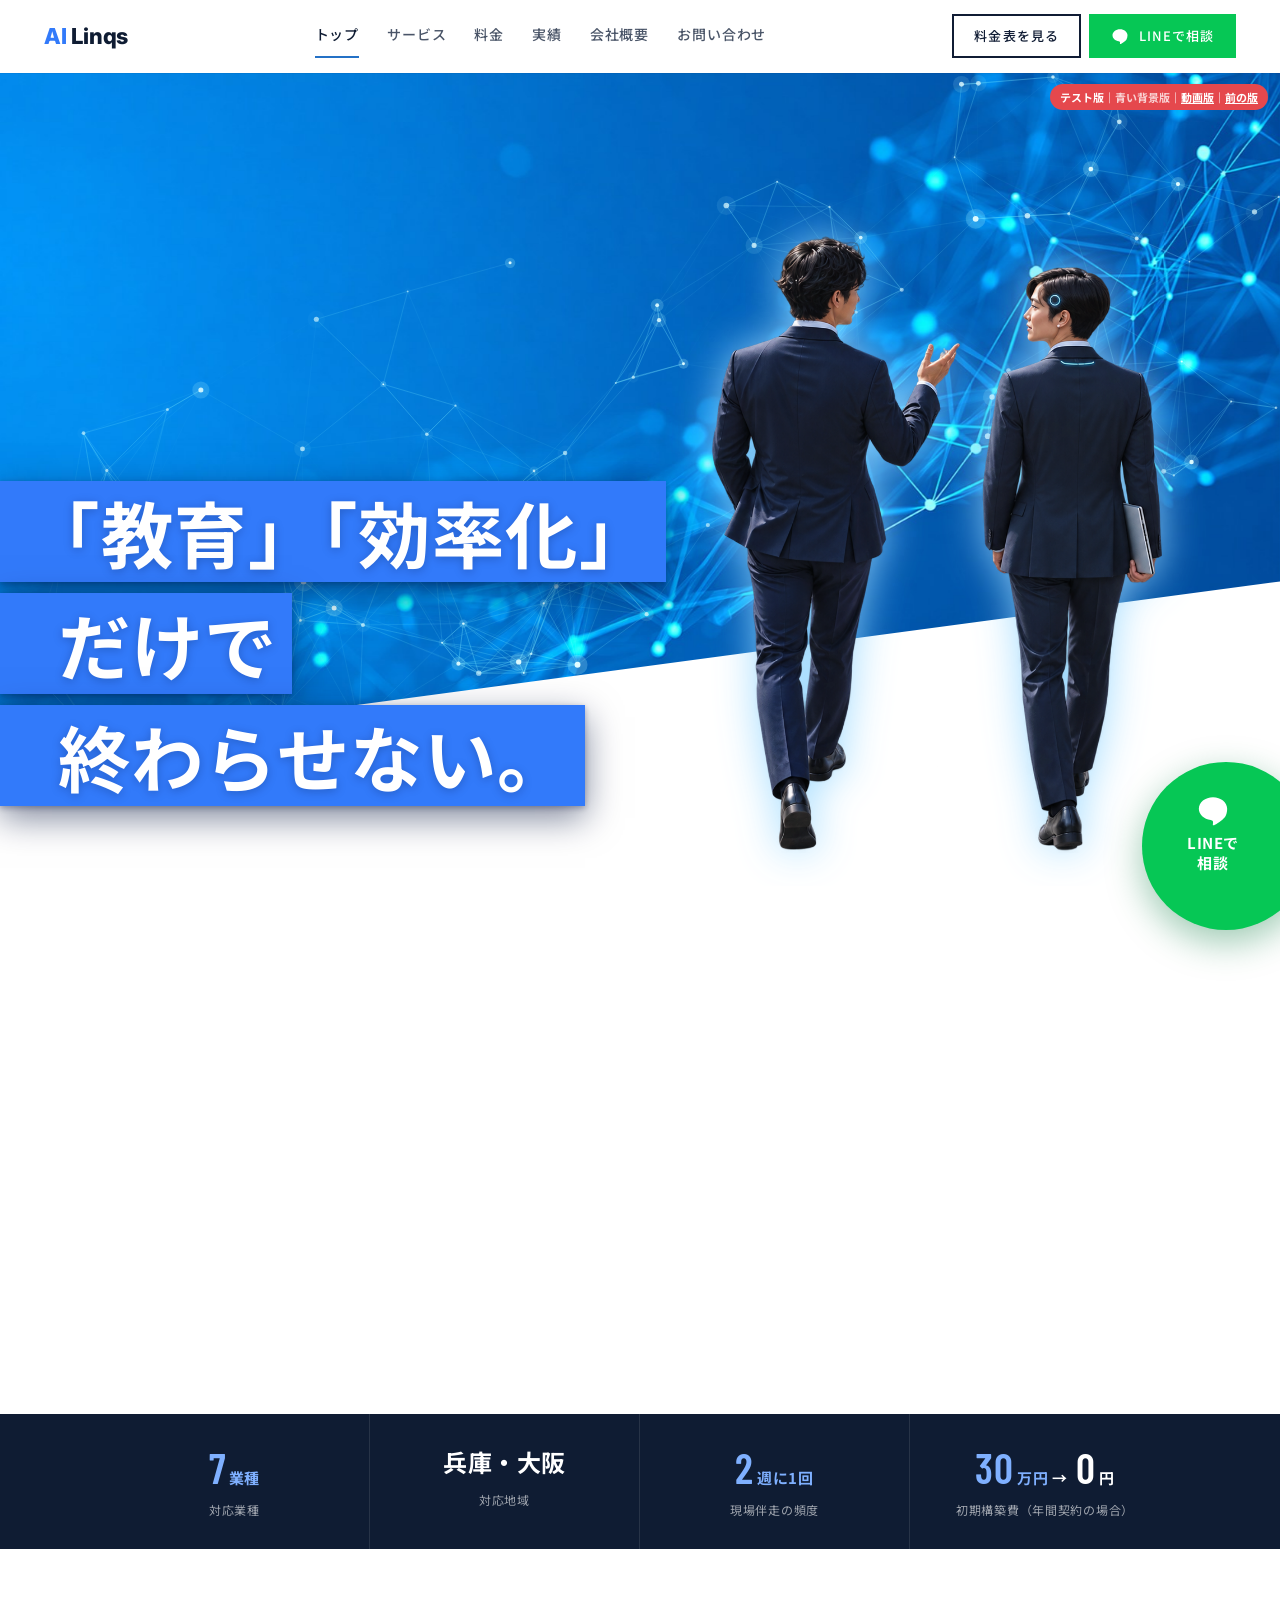
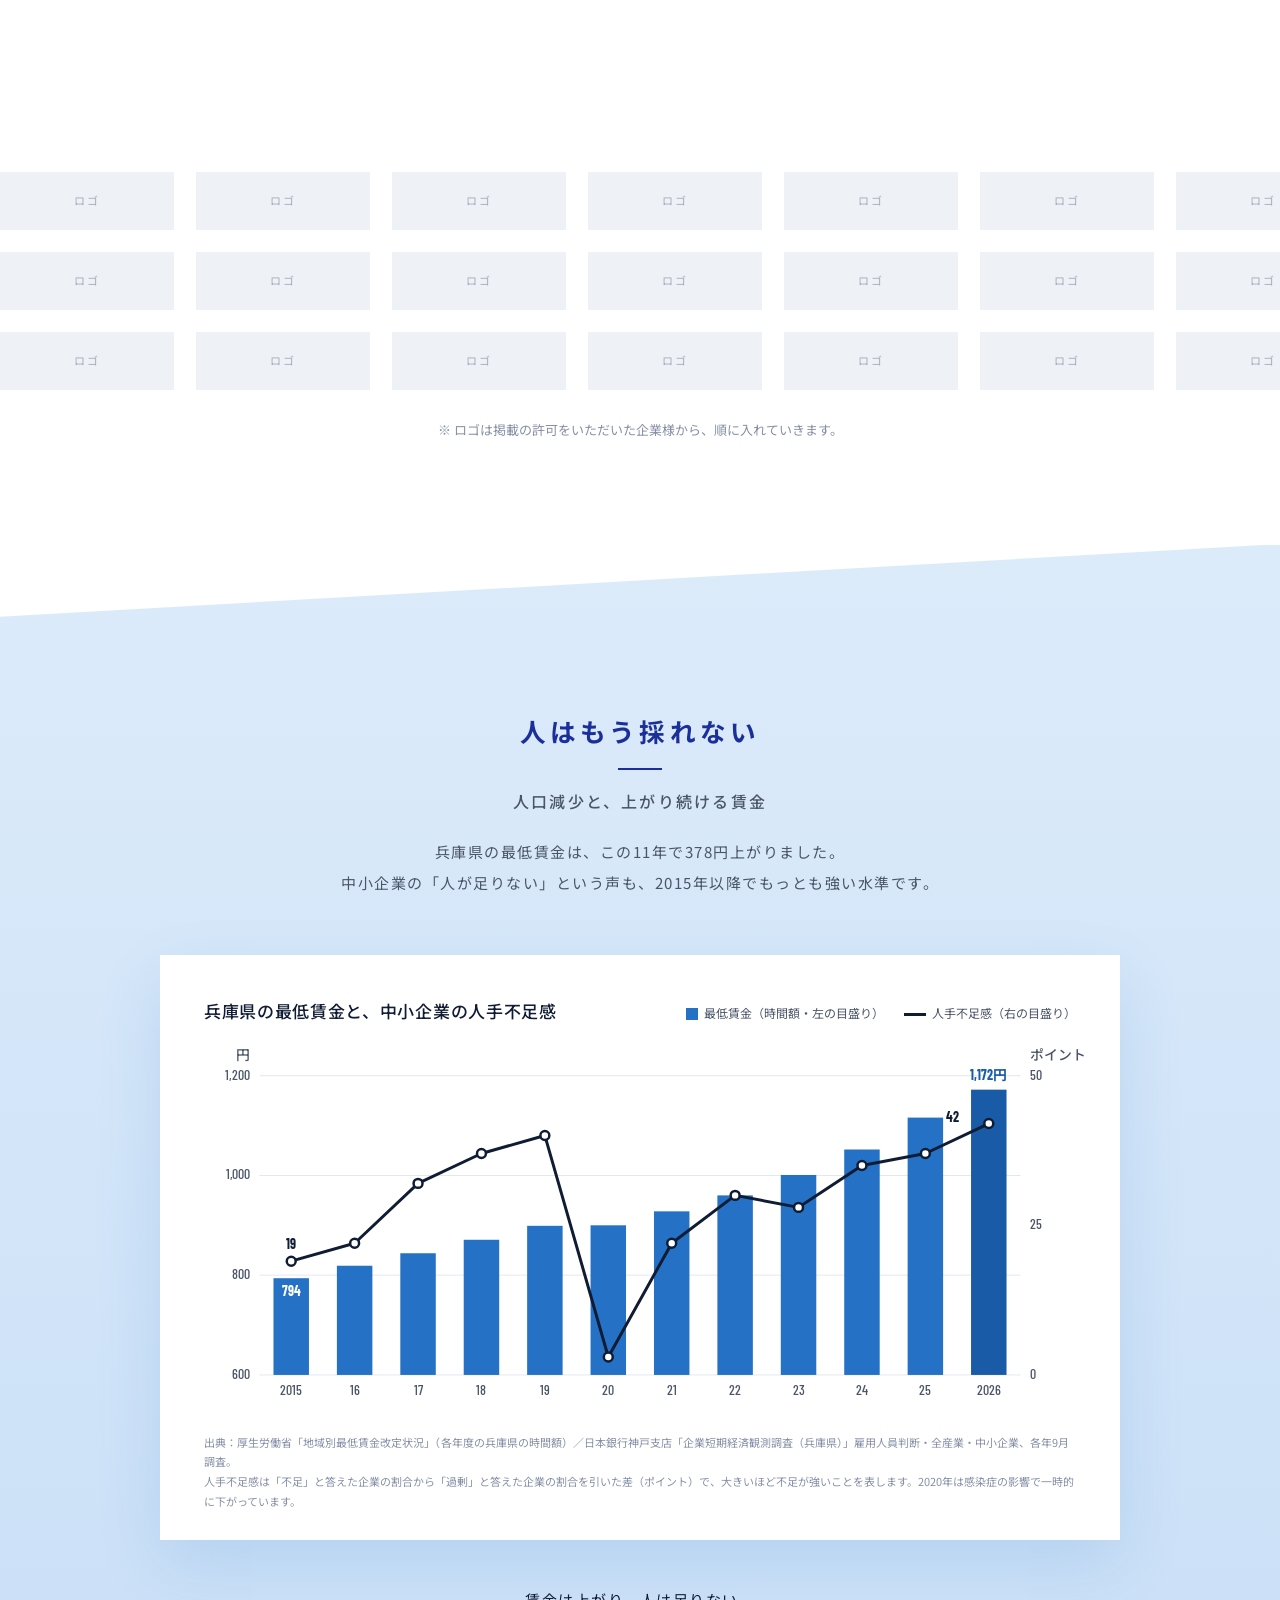
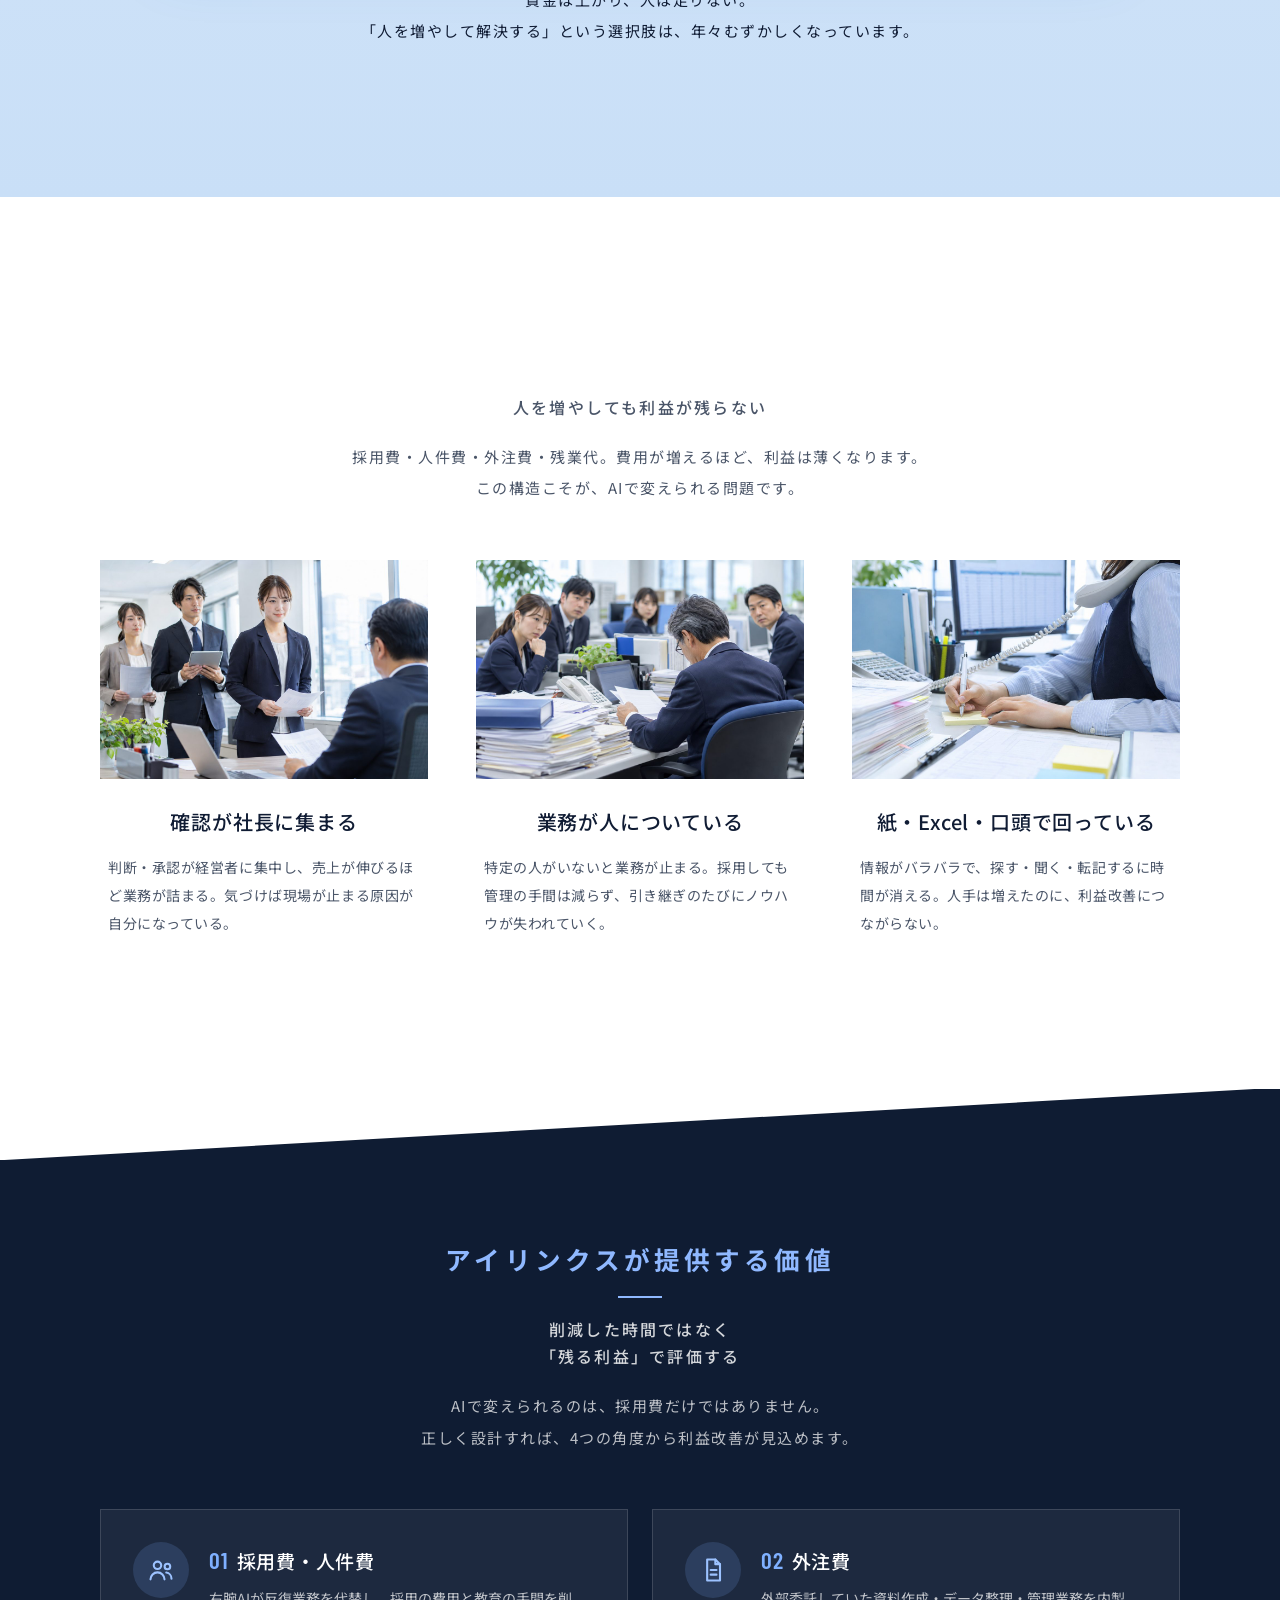
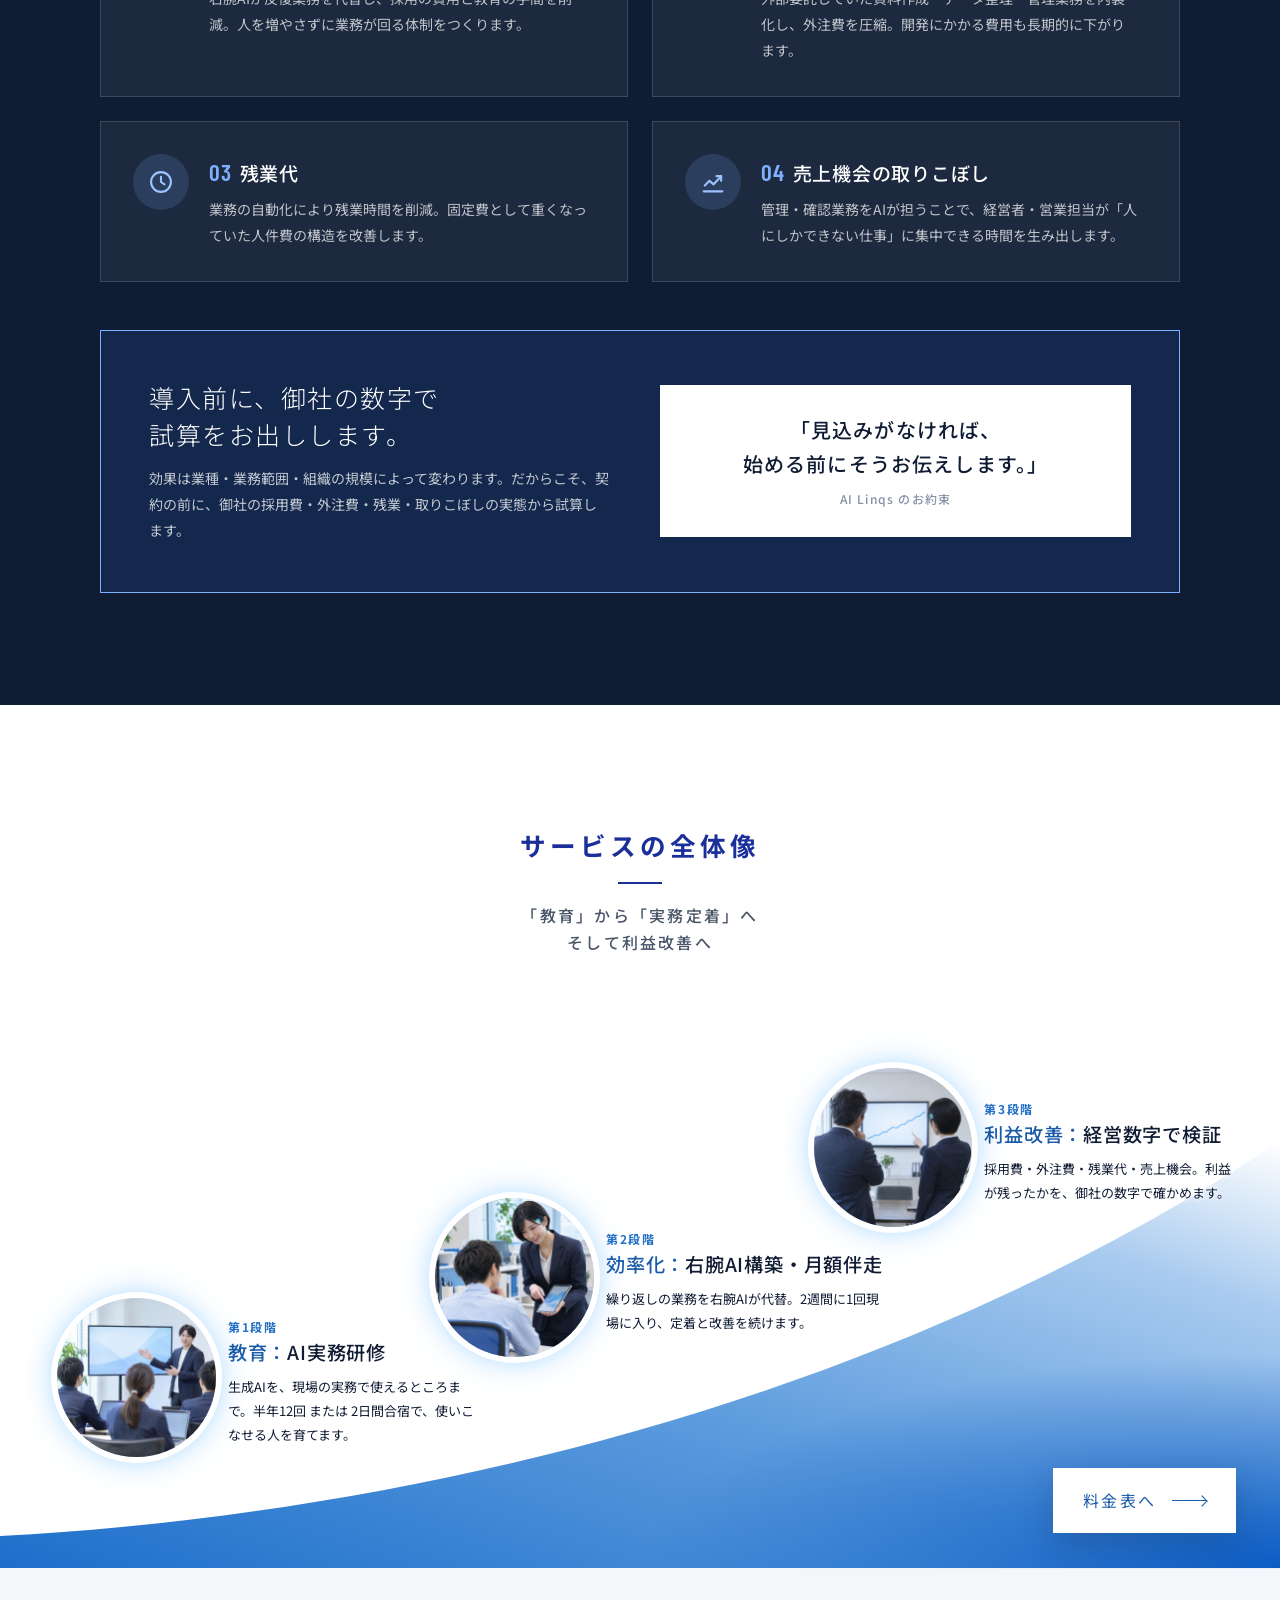
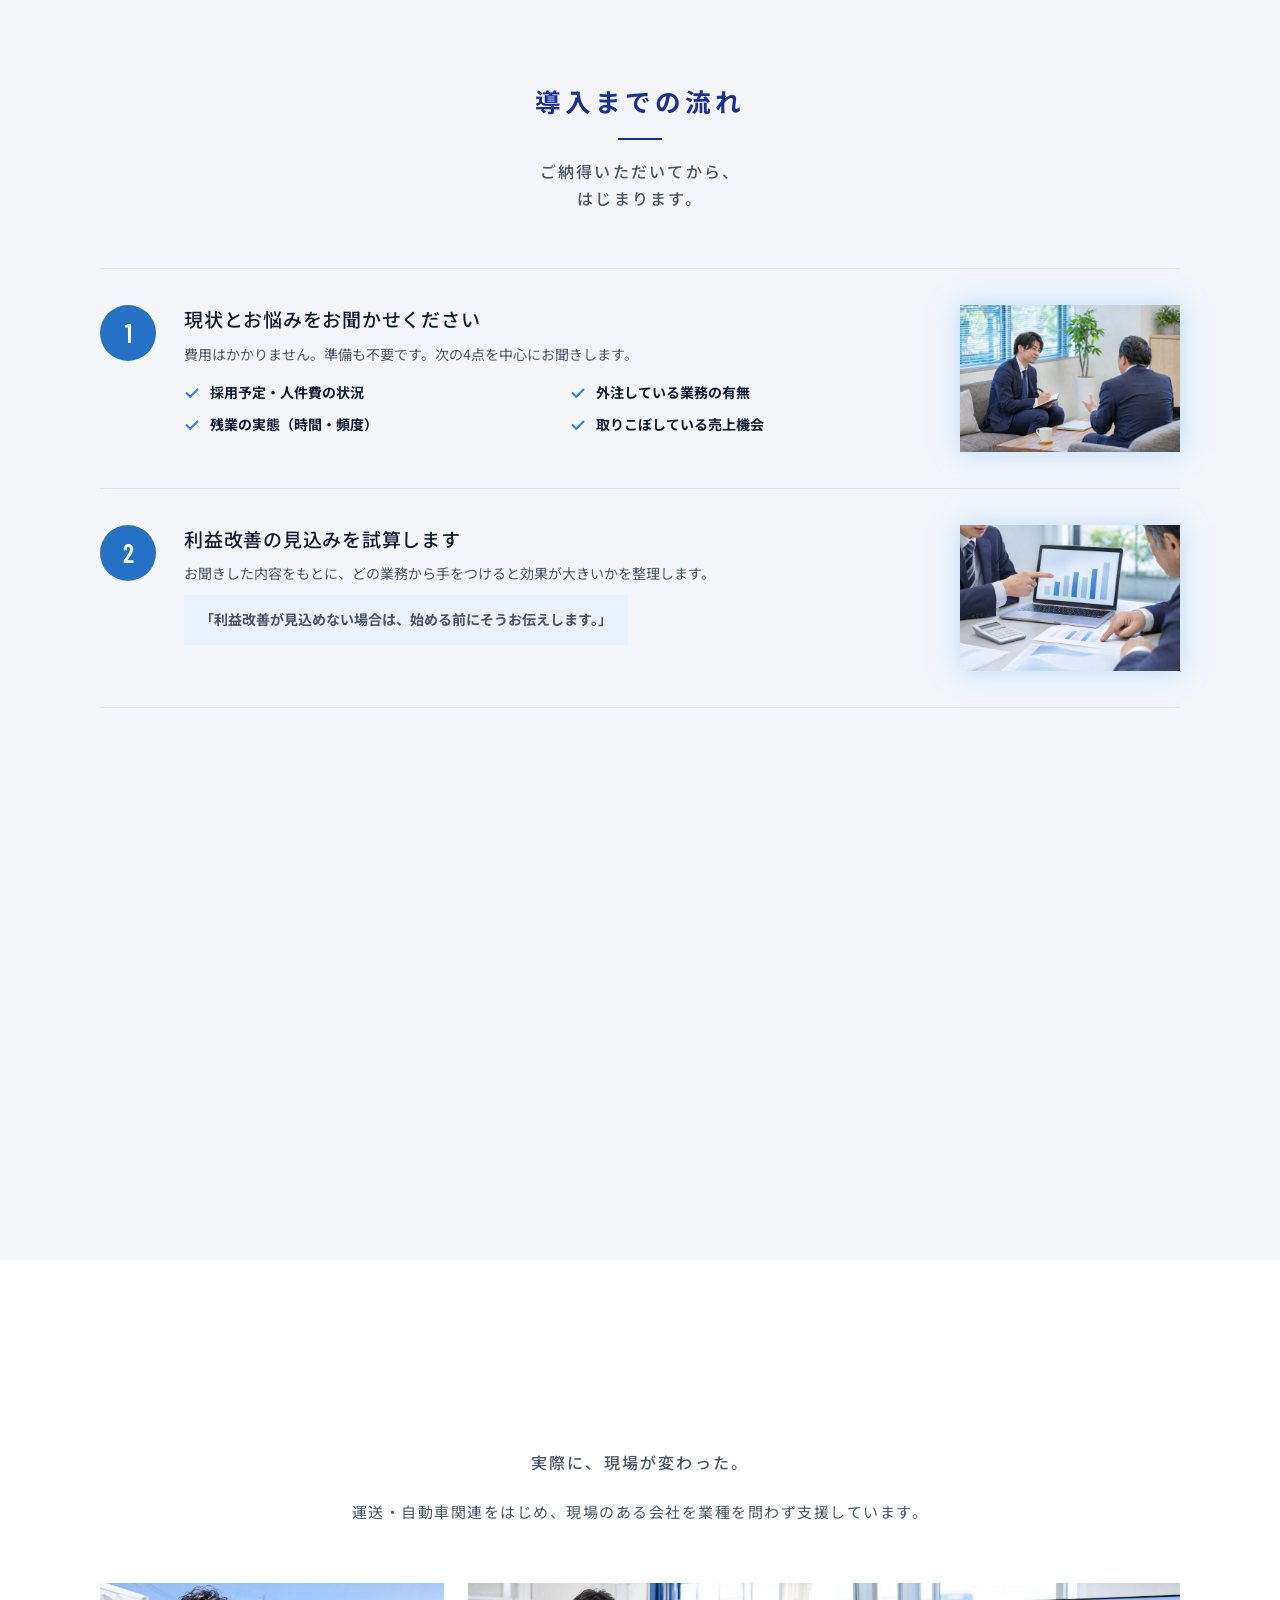
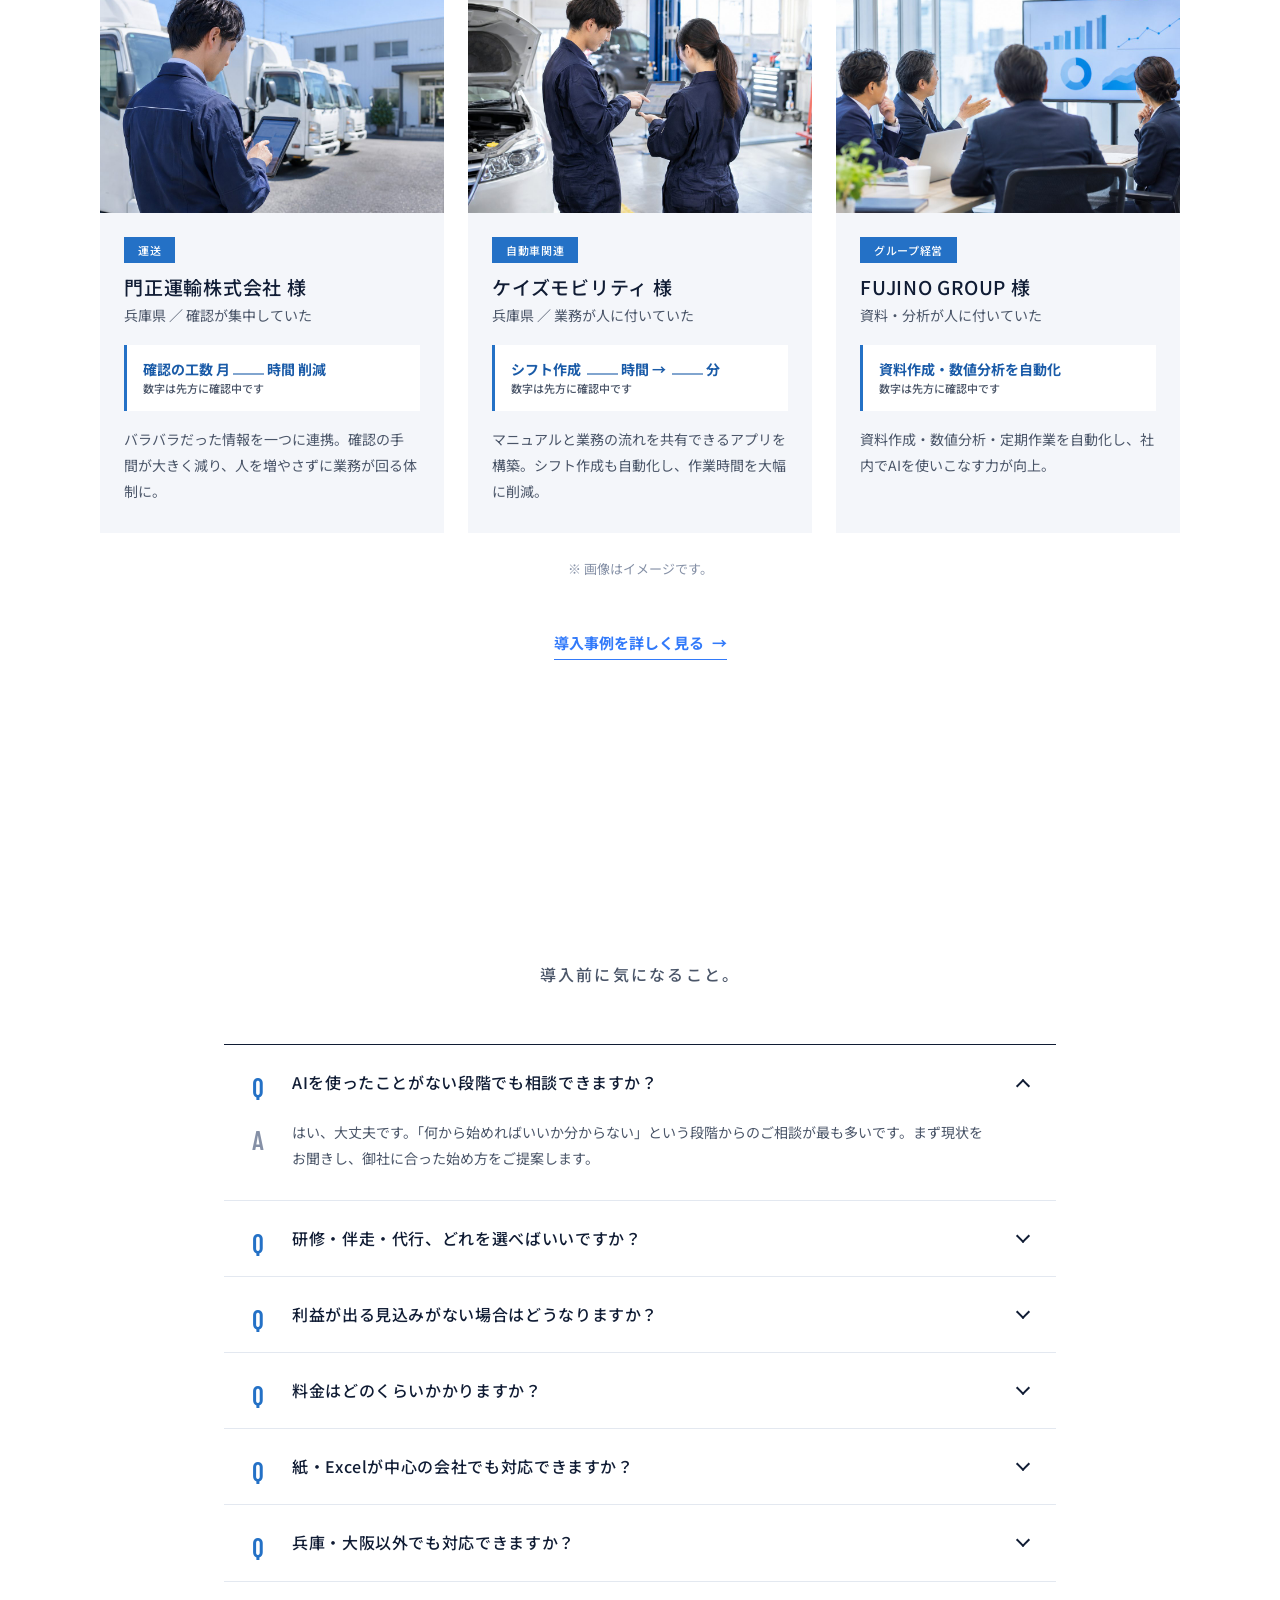
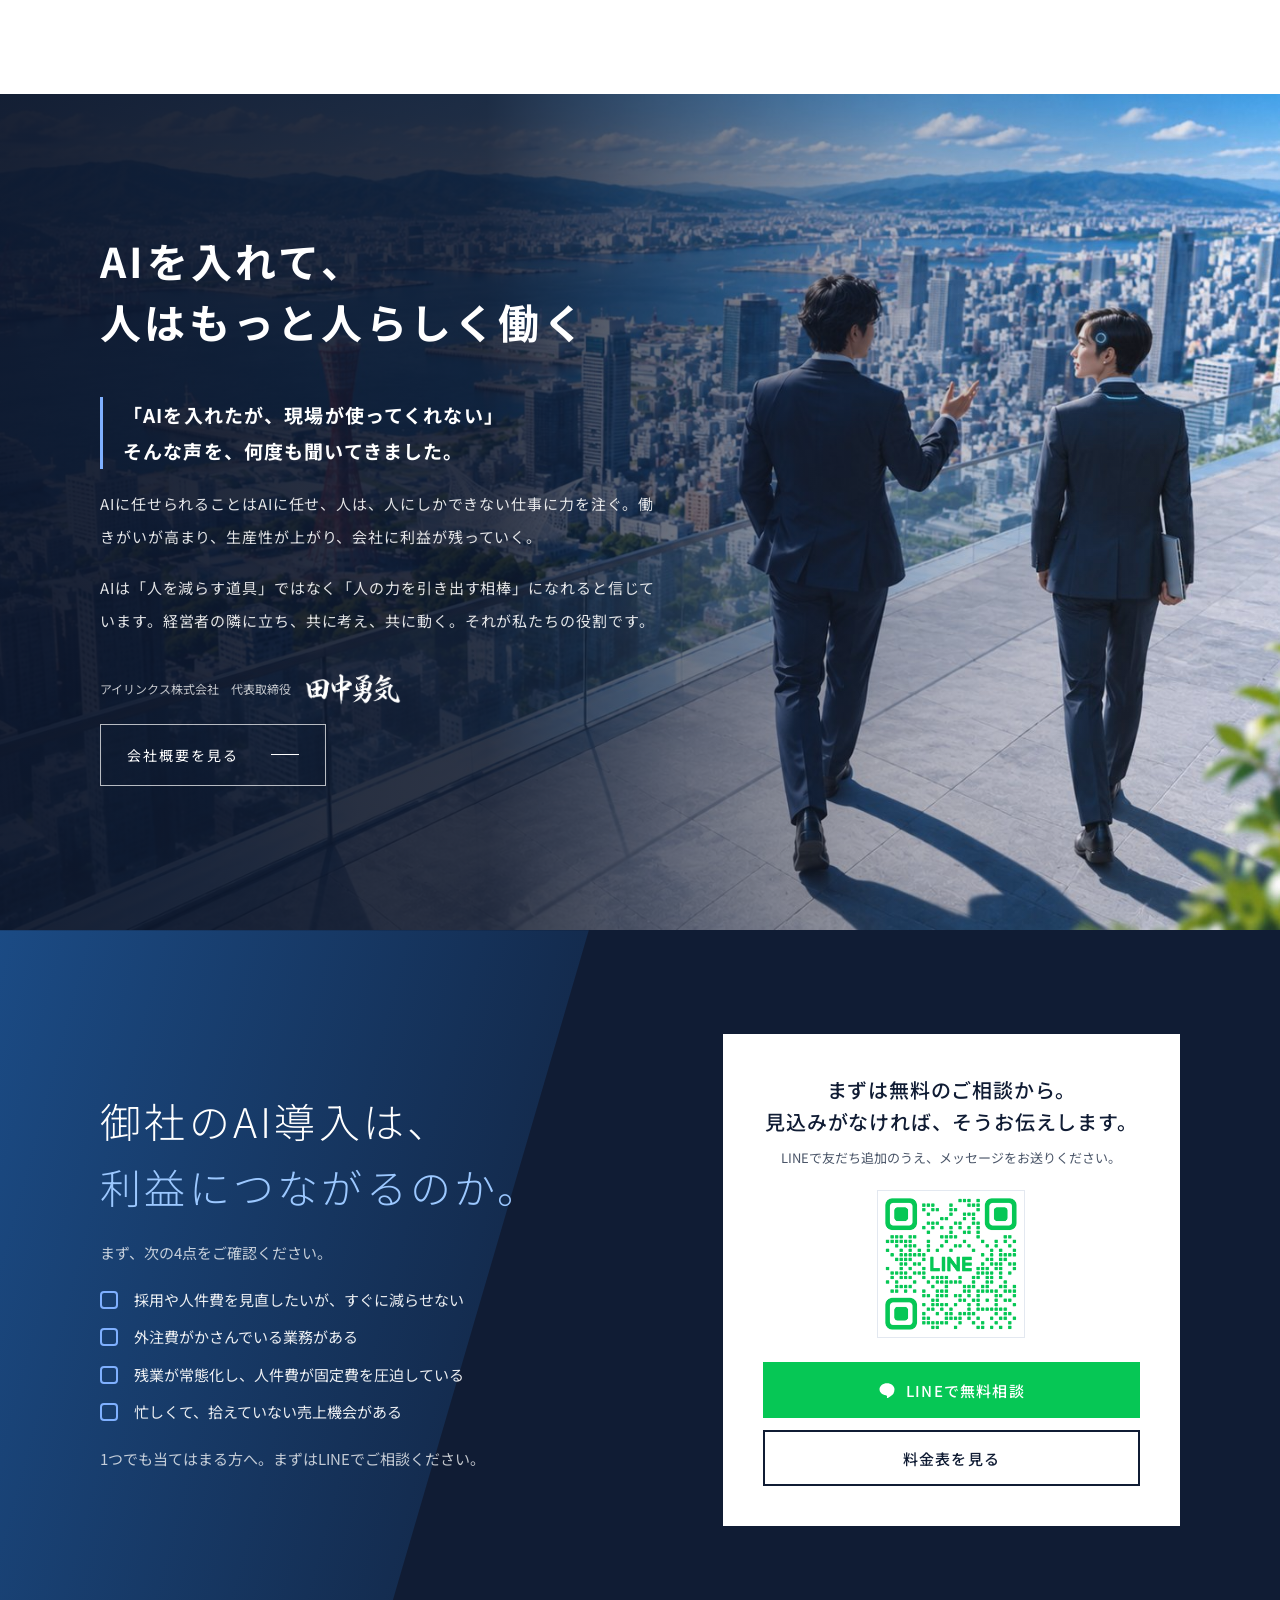
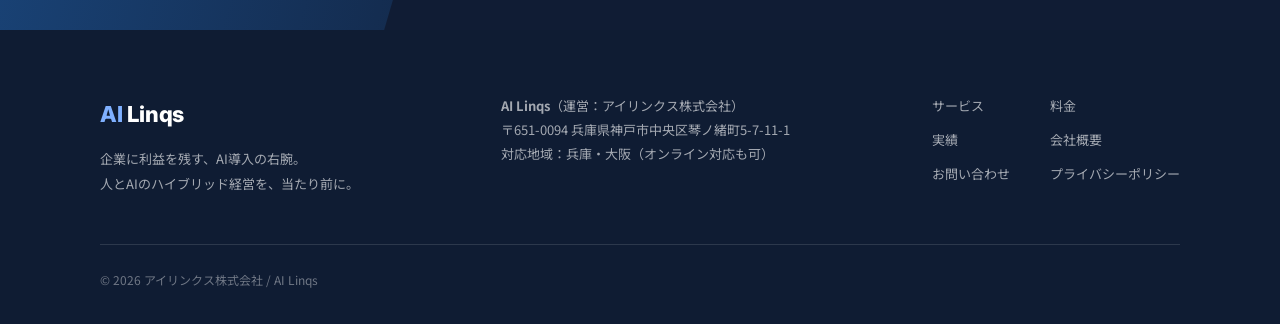
<file: index.html>
<!DOCTYPE html>
<html lang="ja">
<head>
<meta charset="UTF-8">
<meta name="viewport" content="width=device-width, initial-scale=1">
<meta name="robots" content="noindex,nofollow">
<meta name="theme-color" content="#0F1C33">
<title>企業に利益を残す、AI導入の右腕｜AI Linqs</title>
<meta name="description" content="右腕AIを設計し、定着まで伴走する。AI Linqsは、採用費・外注費・残業代・売上機会の4つの角度から、中小企業に利益を残すところまで伴走します。兵庫・大阪対応。">
<link rel="icon" sizes="32x32" href="assets/favicon-32.png">
<link rel="icon" sizes="192x192" href="assets/favicon-192.png">
<link rel="apple-touch-icon" sizes="180x180" href="assets/favicon-180.png">
<link rel="preconnect" href="https://fonts.googleapis.com">
<link rel="preconnect" href="https://fonts.gstatic.com" crossorigin>
<link href="https://fonts.googleapis.com/css2?family=Barlow+Condensed:wght@500;600;700&amp;family=Inter:wght@700;800&amp;family=Noto+Sans+JP:wght@300;400;500;700;900&amp;display=swap" rel="stylesheet">
<link rel="stylesheet" href="css/style.css?v=69">
<link rel="stylesheet" href="css/top.css?v=69">
<link rel="preload" as="image" href="assets/kv-net.jpg">
<script src="js/main.js?v=69" defer></script>
<script src="js/top.js?v=69" defer></script>
</head>
<body class="top">
<a class="skip" href="#main">本文へスキップ</a>
<header class="site-header">
  <div class="header-inner">
    <a class="logo" href="index.html" aria-label="AI Linqs トップへ"><b>AI</b> Linqs</a>
    <nav class="gnav" aria-label="グローバルナビゲーション"><a href="index.html" class="is-active" aria-current="page">トップ</a><a href="service.html">サービス</a><a href="price.html">料金</a><a href="works.html">実績</a><a href="about.html">会社概要</a><a href="contact.html">お問い合わせ</a></nav>
    <div class="header-end">
      <a class="btn btn--ghost btn--s" href="price.html">料金表を見る</a>
      <a class="btn btn--line btn--s" href="contact.html#contact" data-line-cta><svg viewBox="0 0 24 24" fill="currentColor" aria-hidden="true"><path d="M12 3C6.5 3 2 6.6 2 11.1c0 4 3.6 7.4 8.400 8 .6.1 1.300.4 1.500.8.2.4.1 1 .1 1.400l-.1.800c0 .3-.2 1 .900.600s5.700-3.400 7.700-5.800C21.500 15.300 22 13.300 22 11.100 22 6.600 17.500 3 12 3z"/></svg>LINEで相談</a>
      <button class="burger" id="burger" type="button" aria-label="メニューを開く" aria-expanded="false" aria-controls="spMenu"><span></span><span></span></button>
    </div>
  </div>
  <nav class="sp-menu" id="spMenu" aria-label="スマートフォン用メニュー" hidden>
    <a href="index.html" class="is-active" aria-current="page">トップ</a><a href="service.html">サービス</a><a href="price.html">料金</a><a href="works.html">実績</a><a href="about.html">会社概要</a><a href="contact.html">お問い合わせ</a>
    <div class="btn-row"><a class="btn btn--line " href="contact.html#contact" data-line-cta><svg viewBox="0 0 24 24" fill="currentColor" aria-hidden="true"><path d="M12 3C6.5 3 2 6.6 2 11.1c0 4 3.6 7.4 8.400 8 .6.1 1.300.4 1.500.8.2.4.1 1 .1 1.400l-.1.800c0 .3-.2 1 .900.600s5.700-3.400 7.700-5.800C21.500 15.300 22 13.300 22 11.100 22 6.600 17.500 3 12 3z"/></svg>LINEで相談</a><a class="btn btn--ghost " href="price.html">料金表を見る</a></div>
  </nav>
</header>
<main id="main">
<section class="kv" id="hero">
  <div class="kv-photo"><img class="kv-bg" src="assets/kv-net.jpg" alt="" width="1676" height="939" fetchpriority="high"></div>
  <div class="kv-people-wrap"><img class="kv-people" src="assets/kv-people.png" alt="経営者と右腕AIが、並んで歩きながら話している" width="1422" height="1106"></div>
  <h1 class="kv-copy"><span class="band"><span>「教育」「効率化」</span></span><span class="band"><span>だけで</span></span><span class="band"><span>終わらせない。</span></span></h1>
  <span class="kv-scroll" aria-hidden="true"></span>
</section>

<section class="lead-sec" id="lead">
  <h2 class="reveal">AI導入のゴールは<br>企業に利益を残すこと</h2>
  <p class="reveal"><span>アイリンクスは「AIを入れた」だけで終わらせない。</span><span>設計・導入・定着・改善まで伴走し、</span><span>「採用費」「外注費」「残業代」「機会損失」など</span><span>多角的に中小企業の利益を改善すること</span><span>を目指しています。</span></p>
</section>

<div class="stats" aria-label="AI Linqs の特徴">
  <div class="stats-inner">
    <div class="stat"><p class="stat-num"><span data-count="7">7</span><small>業種</small></p><p class="stat-label">対応業種</p></div>
    <div class="stat"><p class="stat-num is-text">兵庫・大阪</p><p class="stat-label">対応地域</p></div>
    <div class="stat"><p class="stat-num"><span data-count="2">2</span><small>週に1回</small></p><p class="stat-label">現場伴走の頻度</p></div>
    <div class="stat"><p class="stat-num">30<small>万円</small><small class="to">→</small> <span class="to" data-count="0" data-from="30">0</span><small class="to">円</small></p><p class="stat-label">初期構築費（年間契約の場合）</p></div>
  </div>
</div>

<section class="clients" id="clients">
  <h2 class="sec-en sec-en--ja">導入企業様</h2>
  <div class="logo-rows" aria-label="導入企業様のロゴ（掲載準備中）">
    <div class="logo-row"><ul><li>ロゴ</li><li>ロゴ</li><li>ロゴ</li><li>ロゴ</li><li>ロゴ</li><li>ロゴ</li><li>ロゴ</li><li>ロゴ</li><li>ロゴ</li></ul><ul aria-hidden="true"><li>ロゴ</li><li>ロゴ</li><li>ロゴ</li><li>ロゴ</li><li>ロゴ</li><li>ロゴ</li><li>ロゴ</li><li>ロゴ</li><li>ロゴ</li></ul></div>
    <div class="logo-row"><ul><li>ロゴ</li><li>ロゴ</li><li>ロゴ</li><li>ロゴ</li><li>ロゴ</li><li>ロゴ</li><li>ロゴ</li><li>ロゴ</li><li>ロゴ</li></ul><ul aria-hidden="true"><li>ロゴ</li><li>ロゴ</li><li>ロゴ</li><li>ロゴ</li><li>ロゴ</li><li>ロゴ</li><li>ロゴ</li><li>ロゴ</li><li>ロゴ</li></ul></div>
    <div class="logo-row"><ul><li>ロゴ</li><li>ロゴ</li><li>ロゴ</li><li>ロゴ</li><li>ロゴ</li><li>ロゴ</li><li>ロゴ</li><li>ロゴ</li><li>ロゴ</li></ul><ul aria-hidden="true"><li>ロゴ</li><li>ロゴ</li><li>ロゴ</li><li>ロゴ</li><li>ロゴ</li><li>ロゴ</li><li>ロゴ</li><li>ロゴ</li><li>ロゴ</li></ul></div>
  </div>
  <p class="note">※ ロゴは掲載の許可をいただいた企業様から、順に入れていきます。</p>
</section>

<section class="why-now" id="why-now">
  <div class="container">
    <h2 class="sec-en sec-en--ja">人はもう採れない</h2>
    <p class="sec-title">人口減少と、上がり続ける賃金</p>
    <p class="sec-lead">兵庫県の最低賃金は、この11年で378円上がりました。<br>中小企業の「人が足りない」という声も、2015年以降でもっとも強い水準です。</p>
    <figure class="chart-wrap reveal">
      <div class="chart-head">
        <h3>兵庫県の最低賃金と、中小企業の人手不足感</h3>
        <p class="chart-legend"><span><i class="l-bar"></i>最低賃金（時間額・左の目盛り）</span><span><i class="l-line"></i>人手不足感（右の目盛り）</span></p>
      </div>
      <div class="chart"><svg viewBox="0 0 880 380" role="img" aria-labelledby="chartTitle chartDesc"><title id="chartTitle">兵庫県の最低賃金と、中小企業の人手不足感の推移</title><desc id="chartDesc">最低賃金は2015年度の794円から2026年度の1,172円へ上昇。人手不足感（不足超の幅）は2015年の19から2026年の42へ拡大。</desc><line class="grid" x1="56" x2="824" y1="336.0" y2="336.0"/><text x="46" y="340.0" text-anchor="end">600</text><line class="grid" x1="56" x2="824" y1="235.3" y2="235.3"/><text x="46" y="239.3" text-anchor="end">800</text><line class="grid" x1="56" x2="824" y1="134.7" y2="134.7"/><text x="46" y="138.7" text-anchor="end">1,000</text><line class="grid" x1="56" x2="824" y1="34.0" y2="34.0"/><text x="46" y="38.0" text-anchor="end">1,200</text><text x="834" y="340.0">0</text><text x="834" y="189.0">25</text><text x="834" y="38.0">50</text><text x="46" y="18" text-anchor="end">円</text><text x="834" y="18">ポイント</text><rect class="bar" x="70.1" y="238.4" width="35.8" height="97.6" style="transition-delay:0.00s"/><text x="88.0" y="356" text-anchor="middle">2015</text><rect class="bar" x="134.1" y="225.8" width="35.8" height="110.2" style="transition-delay:0.06s"/><text x="152.0" y="356" text-anchor="middle">16</text><rect class="bar" x="198.1" y="213.2" width="35.8" height="122.8" style="transition-delay:0.12s"/><text x="216.0" y="356" text-anchor="middle">17</text><rect class="bar" x="262.1" y="199.6" width="35.8" height="136.4" style="transition-delay:0.18s"/><text x="280.0" y="356" text-anchor="middle">18</text><rect class="bar" x="326.1" y="185.5" width="35.8" height="150.5" style="transition-delay:0.24s"/><text x="344.0" y="356" text-anchor="middle">19</text><rect class="bar" x="390.1" y="185.0" width="35.8" height="151.0" style="transition-delay:0.30s"/><text x="408.0" y="356" text-anchor="middle">20</text><rect class="bar" x="454.1" y="170.9" width="35.8" height="165.1" style="transition-delay:0.36s"/><text x="472.0" y="356" text-anchor="middle">21</text><rect class="bar" x="518.1" y="154.8" width="35.8" height="181.2" style="transition-delay:0.42s"/><text x="536.0" y="356" text-anchor="middle">22</text><rect class="bar" x="582.1" y="134.2" width="35.8" height="201.8" style="transition-delay:0.48s"/><text x="600.0" y="356" text-anchor="middle">23</text><rect class="bar" x="646.1" y="108.5" width="35.8" height="227.5" style="transition-delay:0.54s"/><text x="664.0" y="356" text-anchor="middle">24</text><rect class="bar" x="710.1" y="76.3" width="35.8" height="259.7" style="transition-delay:0.60s"/><text x="728.0" y="356" text-anchor="middle">25</text><rect class="bar is-last" x="774.1" y="48.1" width="35.8" height="287.9" style="transition-delay:0.66s"/><text x="792.0" y="356" text-anchor="middle">2026</text><path class="line" d="M88.0 221.2 L152.0 203.1 L216.0 142.7 L280.0 112.5 L344.0 94.4 L408.0 317.9 L472.0 203.1 L536.0 154.8 L600.0 166.9 L664.0 124.6 L728.0 112.5 L792.0 82.3"/><circle class="dot" cx="88.0" cy="221.2" r="4.5"/><circle class="dot" cx="152.0" cy="203.1" r="4.5"/><circle class="dot" cx="216.0" cy="142.7" r="4.5"/><circle class="dot" cx="280.0" cy="112.5" r="4.5"/><circle class="dot" cx="344.0" cy="94.4" r="4.5"/><circle class="dot" cx="408.0" cy="317.9" r="4.5"/><circle class="dot" cx="472.0" cy="203.1" r="4.5"/><circle class="dot" cx="536.0" cy="154.8" r="4.5"/><circle class="dot" cx="600.0" cy="166.9" r="4.5"/><circle class="dot" cx="664.0" cy="124.6" r="4.5"/><circle class="dot" cx="728.0" cy="112.5" r="4.5"/><circle class="dot" cx="792.0" cy="82.3" r="4.5"/><g class="lbl"><text class="v" x="88.0" y="256.4" text-anchor="middle" style="fill:#fff">794</text><text class="v" x="792.0" y="38.1" text-anchor="middle">1,172円</text><text class="v2" x="88.0" y="209.2" text-anchor="middle">19</text><text class="v2" x="762.0" y="80.3" text-anchor="end">42</text></g></svg></div>
      <figcaption class="chart-src">出典：厚生労働省「地域別最低賃金改定状況」（各年度の兵庫県の時間額）／日本銀行神戸支店「企業短期経済観測調査（兵庫県）」雇用人員判断・全産業・中小企業、各年9月調査。<br>人手不足感は「不足」と答えた企業の割合から「過剰」と答えた企業の割合を引いた差（ポイント）で、大きいほど不足が強いことを表します。2020年は感染症の影響で一時的に下がっています。</figcaption>
    </figure>
    <p class="chart-msg reveal">賃金は上がり、人は足りない。<br>「人を増やして解決する」という選択肢は、年々むずかしくなっています。</p>
  </div>
</section>

<section class="section" id="issues">
  <div class="container">
    <h2 class="sec-en sec-en--ja">中小企業の現状</h2>
    <p class="sec-title">人を増やしても利益が残らない</p>
    <p class="sec-lead">採用費・人件費・外注費・残業代。費用が増えるほど、利益は薄くなります。<br>この構造こそが、AIで変えられる問題です。</p>
    <div class="grid-3 mt-56">
      <article class="pain-card reveal">
        <div class="pic"><img src="assets/r-issue-01.jpg" alt="" width="1200" height="800" loading="lazy"></div>
        <div class="pain-body"><h3>確認が社長に集まる</h3><p>判断・承認が経営者に集中し、売上が伸びるほど業務が詰まる。気づけば現場が止まる原因が自分になっている。</p></div>
      </article>
      <article class="pain-card reveal">
        <div class="pic"><img src="assets/r-issue-02.jpg" alt="" width="1200" height="800" loading="lazy"></div>
        <div class="pain-body"><h3>業務が人についている</h3><p>特定の人がいないと業務が止まる。採用しても管理の手間は減らず、引き継ぎのたびにノウハウが失われていく。</p></div>
      </article>
      <article class="pain-card reveal">
        <div class="pic"><img src="assets/r-issue-03.jpg" alt="" width="1200" height="800" loading="lazy"></div>
        <div class="pain-body"><h3>紙・Excel・口頭で回っている</h3><p>情報がバラバラで、探す・聞く・転記するに時間が消える。人手は増えたのに、利益改善につながらない。</p></div>
      </article>
    </div>
  </div>
</section>

<section class="section section--navy" id="impact">
  <div class="container">
    <p class="sec-label">AI導入が、利益に出る</p>
    <h2 class="sec-en sec-en--ja">アイリンクスが提供する価値</h2>
    <p class="sec-title">削減した時間ではなく<br>「残る利益」で評価する</p>
    <p class="sec-lead">AIで変えられるのは、採用費だけではありません。<br>正しく設計すれば、4つの角度から利益改善が見込めます。</p>
    <div class="grid-2 mt-56">
      <article class="cost-card reveal"><div class="icon"><svg viewBox="0 0 24 24" fill="none" stroke="currentColor" stroke-width="1.8" stroke-linecap="round" stroke-linejoin="round" aria-hidden="true"><circle cx="9" cy="8" r="3.2"/><path d="M3 20c0-3.3 2.7-6 6-6s6 2.7 6 6"/><circle cx="17.5" cy="9" r="2.4"/><path d="M16.5 14.2c2.6.3 4.5 2.5 4.5 5.3"/></svg></div><div><h3><span>01</span>採用費・人件費</h3><p>右腕AIが反復業務を代替し、採用の費用と教育の手間を削減。人を増やさずに業務が回る体制をつくります。</p></div></article>
      <article class="cost-card reveal"><div class="icon"><svg viewBox="0 0 24 24" fill="none" stroke="currentColor" stroke-width="1.8" stroke-linecap="round" stroke-linejoin="round" aria-hidden="true"><path d="M7 3h7l4 4v14H7z"/><path d="M14 3v4h4"/><path d="M10 12h5M10 16h5"/></svg></div><div><h3><span>02</span>外注費</h3><p>外部委託していた資料作成・データ整理・管理業務を内製化し、外注費を圧縮。開発にかかる費用も長期的に下がります。</p></div></article>
      <article class="cost-card reveal"><div class="icon"><svg viewBox="0 0 24 24" fill="none" stroke="currentColor" stroke-width="1.8" stroke-linecap="round" stroke-linejoin="round" aria-hidden="true"><circle cx="12" cy="12" r="8.5"/><path d="M12 7.5V12l3 2"/></svg></div><div><h3><span>03</span>残業代</h3><p>業務の自動化により残業時間を削減。固定費として重くなっていた人件費の構造を改善します。</p></div></article>
      <article class="cost-card reveal"><div class="icon"><svg viewBox="0 0 24 24" fill="none" stroke="currentColor" stroke-width="1.8" stroke-linecap="round" stroke-linejoin="round" aria-hidden="true"><path d="M4 20h16"/><path d="M5 15l4-4 3.5 3L19 7"/><path d="M15 7h4v4"/></svg></div><div><h3><span>04</span>売上機会の取りこぼし</h3><p>管理・確認業務をAIが担うことで、経営者・営業担当が「人にしかできない仕事」に集中できる時間を生み出します。</p></div></article>
    </div>
    <div class="trial reveal">
      <div>
        <h3>導入前に、御社の数字で<br>試算をお出しします。</h3>
        <p>効果は業種・業務範囲・組織の規模によって変わります。だからこそ、契約の前に、御社の採用費・外注費・残業・取りこぼしの実態から試算します。</p>
      </div>
      <p class="trial-quote">「見込みがなければ、<br>始める前にそうお伝えします。」<small>AI Linqs のお約束</small></p>
    </div>
  </div>
</section>


<section class="growth" id="map">
  <div class="container">
    <h2 class="sec-en sec-en--ja">サービスの全体像</h2>
    <p class="sec-title">「教育」から「実務定着」へ<br>そして利益改善へ</p>
  </div>
  <div class="growth-stage">
    <svg class="growth-slope" viewBox="0 0 1000 400" preserveAspectRatio="none" aria-hidden="true">
      <defs>
        <linearGradient id="gs1" x1="0" y1="1" x2="1" y2="0"><stop offset="0" stop-color="#1D6FCB"/><stop offset=".45" stop-color="#5C9BDD"/><stop offset=".8" stop-color="#A9CBEF"/><stop offset="1" stop-color="#fff"/></linearGradient>
        <radialGradient id="gs2" cx="1" cy="1" r=".5"><stop offset="0" stop-color="#0B5CC4"/><stop offset="1" stop-color="#0B5CC4" stop-opacity="0"/></radialGradient>
        <clipPath id="gsClip"><rect class="mask-rect" x="0" y="0" width="1000" height="400"/></clipPath>
      </defs>
      <g clip-path="url(#gsClip)">
        <path d="M0 372 C330 352 700 250 1000 28 L1000 400 L0 400Z" fill="url(#gs1)"/>
        <path d="M0 372 C330 352 700 250 1000 28 L1000 400 L0 400Z" fill="url(#gs2)"/>
      </g>
    </svg>
    <ol class="growth-items">
      <li class="g-item"><div class="g-pic"><img src="assets/r-step-01.jpg" alt="" width="640" height="640" loading="lazy"></div><div class="g-text"><p class="g-step">第1段階</p><h3><b>教育：</b>AI実務研修</h3><p>生成AIを、現場の実務で使えるところまで。半年12回 または 2日間合宿で、使いこなせる人を育てます。</p></div></li>
      <li class="g-item"><div class="g-pic"><img src="assets/r-step-02.jpg" alt="" width="640" height="640" loading="lazy"></div><div class="g-text"><p class="g-step">第2段階</p><h3><b>効率化：</b><span class="nw">右腕AI構築・</span><span class="nw">月額伴走</span></h3><p>繰り返しの業務を右腕AIが代替。2週間に1回現場に入り、定着と改善を続けます。</p></div></li>
      <li class="g-item"><div class="g-pic"><img src="assets/r-step-03.jpg" alt="" width="640" height="640" loading="lazy"></div><div class="g-text"><p class="g-step">第3段階</p><h3><b>利益改善：</b>経営数字で検証</h3><p>採用費・外注費・残業代・売上機会。利益が残ったかを、御社の数字で確かめます。</p></div></li>
    </ol>
    <a class="growth-cta" href="price.html">料金表へ<i aria-hidden="true"></i></a>
  </div>
</section>

<section class="section section--bg" id="flow">
  <div class="container">
    <p class="sec-label">ご相談からの流れ</p>
    <h2 class="sec-en sec-en--ja">導入までの流れ</h2>
    <p class="sec-title">ご納得いただいてから、<br>はじまります。</p>
    <ol class="steps mt-56">
      <li class="step reveal">
        <div class="step-num" aria-hidden="true">1</div>
        <div>
          <h3>現状とお悩みをお聞かせください</h3>
          <p>費用はかかりません。準備も不要です。次の4点を中心にお聞きします。</p>
          <ul class="check-list">
            <li>採用予定・人件費の状況</li>
            <li>外注している業務の有無</li>
            <li>残業の実態（時間・頻度）</li>
            <li>取りこぼしている売上機会</li>
          </ul>
        </div>
        <img src="assets/r-flow-01.jpg" alt="" width="1200" height="800" loading="lazy">
      </li>
      <li class="step reveal">
        <div class="step-num" aria-hidden="true">2</div>
        <div>
          <h3>利益改善の見込みを試算します</h3>
          <p>お聞きした内容をもとに、どの業務から手をつけると効果が大きいかを整理します。</p>
          <p class="promise">「利益改善が見込めない場合は、始める前にそうお伝えします。」</p>
        </div>
        <img src="assets/r-flow-02.jpg" alt="" width="1200" height="800" loading="lazy">
      </li>
      <li class="step reveal">
        <div class="step-num" aria-hidden="true">3</div>
        <div>
          <h3>進め方とお見積もりをお示しします</h3>
          <p>何を、どの順番で、どのくらいの期間・費用で進めるかを工程表でお見せします。費用対効果をご確認いただいてから、ご判断ください。無理な売り込みはしません。</p>
        </div>
        <img src="assets/r-flow-03.jpg" alt="" width="1200" height="800" loading="lazy">
      </li>
      <li class="step reveal">
        <div class="step-num" aria-hidden="true">4</div>
        <div>
          <h3>ご納得いただいてからご契約</h3>
          <p>内容と費用にご納得いただいてから、ご契約となります。ご契約後は2週間に1回お伺いし、定着するまで隣で伴走します。研修・伴走・代行の組み合わせは、御社の状況に合わせて柔軟に設計します。</p>
        </div>
        <img src="assets/r-flow-04.jpg" alt="" width="1200" height="800" loading="lazy">
      </li>
    </ol>
  </div>
</section>

<section class="section" id="works">
  <div class="container">
    <p class="sec-label">導入事例</p>
    <h2 class="sec-en sec-en--ja">導入事例</h2>
    <p class="sec-title">実際に、現場が変わった。</p>
    <p class="sec-lead">運送・自動車関連をはじめ、現場のある会社を業種を問わず支援しています。</p>
    <div class="grid-3 mt-56">
      <article class="case-card reveal">
        <div class="pic"><img src="assets/r-case-01.jpg" alt="" width="1200" height="800" loading="lazy"></div>
        <div class="case-body">
          <span class="case-tag">運送</span>
          <h3 class="case-name">門正運輸株式会社 様</h3>
          <p class="case-meta">兵庫県 ／ 確認が集中していた</p>
          <p class="case-metric">確認の工数 月<span class="blank" aria-label="確認中"></span>時間 削減<small>数字は先方に確認中です</small></p>
          <p>バラバラだった情報を一つに連携。確認の手間が大きく減り、人を増やさずに業務が回る体制に。</p>
        </div>
      </article>
      <article class="case-card reveal">
        <div class="pic"><img src="assets/r-case-02.jpg" alt="" width="1200" height="800" loading="lazy"></div>
        <div class="case-body">
          <span class="case-tag">自動車関連</span>
          <h3 class="case-name">ケイズモビリティ 様</h3>
          <p class="case-meta">兵庫県 ／ 業務が人に付いていた</p>
          <p class="case-metric">シフト作成 <span class="blank" aria-label="確認中"></span>時間 → <span class="blank" aria-label="確認中"></span>分<small>数字は先方に確認中です</small></p>
          <p>マニュアルと業務の流れを共有できるアプリを構築。シフト作成も自動化し、作業時間を大幅に削減。</p>
        </div>
      </article>
      <article class="case-card reveal">
        <div class="pic"><img src="assets/r-case-03.jpg" alt="" width="1200" height="800" loading="lazy"></div>
        <div class="case-body">
          <span class="case-tag">グループ経営</span>
          <h3 class="case-name">FUJINO GROUP 様</h3>
          <p class="case-meta">資料・分析が人に付いていた</p>
          <p class="case-metric">資料作成・数値分析を自動化<small>数字は先方に確認中です</small></p>
          <p>資料作成・数値分析・定期作業を自動化し、社内でAIを使いこなす力が向上。</p>
        </div>
      </article>
    </div>
    <p class="note mt-24">※ 画像はイメージです。</p>
    <p class="sec-foot"><a class="text-link" href="works.html">導入事例を詳しく見る</a></p>
  </div>
</section>

<section class="section" id="faq">
  <div class="container container--narrow">
    <p class="sec-label">よくある質問</p>
    <h2 class="sec-en sec-en--ja">よくある質問</h2>
    <p class="sec-title">導入前に気になること。</p>
    <div class="faq mt-56">
      <details open><summary>AIを使ったことがない段階でも相談できますか？</summary><div class="answer">はい、大丈夫です。「何から始めればいいか分からない」という段階からのご相談が最も多いです。まず現状をお聞きし、御社に合った始め方をご提案します。</div></details>
      <details><summary>研修・伴走・代行、どれを選べばいいですか？</summary><div class="answer">ご相談の中で一緒に決めます。「まず社内で使えるようになりたい」なら研修、「導入して定着させたい」なら伴走、「仕組みを作ってほしい」なら代行が合います。組み合わせも可能です。</div></details>
      <details><summary>利益が出る見込みがない場合はどうなりますか？</summary><div class="answer">始める前にそうお伝えします。費用対効果が見込めないと判断した場合は、正直にお伝えして、ご契約をお断りすることがあります。</div></details>
      <details><summary>料金はどのくらいかかりますか？</summary><div class="answer">AI実務研修：396,000円／人・税別（助成金が認められた場合の試算：実質99,000円）。継続支援：月7万円（相談中心）・月18万円（現場伴走込み）。システム開発：50万円〜。初期構築費30万円は年間契約で0円になります。詳しくは<a class="text-link" href="price.html">料金ページ</a>をご覧ください。</div></details>
      <details><summary>紙・Excelが中心の会社でも対応できますか？</summary><div class="answer">むしろ得意です。アナログ体制の企業ほど改善の余地が大きく、効果が出やすい傾向があります。今のやり方を否定せず、現場に合わせて段階的に設計します。</div></details>
      <details><summary>兵庫・大阪以外でも対応できますか？</summary><div class="answer">オンライン対応も可能です。ただし現場伴走（2週間に1回の訪問）は兵庫・大阪を中心としています。地域外の場合はご相談ください。</div></details>
    </div>
  </div>
</section>

<section class="msg" id="message">
  <img class="msg-bg" src="assets/message-bg.jpg" alt="" width="1672" height="941" loading="lazy">
  <div class="msg-inner">
    <h2 class="reveal">AIを入れて、<br>人はもっと<br class="sp">人らしく働く</h2>
    <div class="msg-body reveal">
      <p class="msg-quote">「AIを入れたが、現場が使ってくれない」<br>そんな声を、何度も聞いてきました。</p>
      <p>AIに任せられることはAIに任せ、人は、人にしかできない仕事に力を注ぐ。働きがいが高まり、生産性が上がり、会社に利益が残っていく。</p>
      <p>AIは「人を減らす道具」ではなく「人の力を引き出す相棒」になれると信じています。経営者の隣に立ち、共に考え、共に動く。それが私たちの役割です。</p>
      <div class="msg-sign"><span>アイリンクス株式会社　代表取締役</span><img src="assets/signature-dark.png" alt="田中 勇気 サイン" width="900" height="308" loading="lazy"></div>
      <p class="msg-link"><a href="about.html">会社概要を見る<i aria-hidden="true"></i></a></p>
    </div>
  </div>
</section>

<section class="closing" id="closing">
  <div class="closing-inner">
    <div>
      <h2>御社のAI導入は、<br><em>利益につながるのか。</em></h2>
      <p class="closing-lead">まず、次の4点をご確認ください。</p>
      <ul class="box-list">
        <li>採用や人件費を見直したいが、すぐに減らせない</li>
        <li>外注費がかさんでいる業務がある</li>
        <li>残業が常態化し、人件費が固定費を圧迫している</li>
        <li>忙しくて、拾えていない売上機会がある</li>
      </ul>
      <p class="closing-lead">1つでも当てはまる方へ。まずはLINEでご相談ください。</p>
    </div>
    <div class="closing-card">
      <h3>まずは無料のご相談から。<br>見込みがなければ、そうお伝えします。</h3>
      <p>LINEで友だち追加のうえ、メッセージをお送りください。</p>
      <img src="assets/line-qr.png" alt="AI Linqs LINE公式アカウントのQRコード" width="148" height="148" loading="lazy">
      <div class="btn-row"><a class="btn btn--line " href="contact.html#contact" data-line-cta><svg viewBox="0 0 24 24" fill="currentColor" aria-hidden="true"><path d="M12 3C6.5 3 2 6.6 2 11.1c0 4 3.6 7.4 8.400 8 .6.1 1.300.4 1.500.8.2.4.1 1 .1 1.400l-.1.800c0 .3-.2 1 .900.600s5.700-3.400 7.700-5.800C21.500 15.300 22 13.300 22 11.100 22 6.600 17.500 3 12 3z"/></svg>LINEで無料相談</a><a class="btn btn--ghost " href="price.html">料金表を見る</a></div>
    </div>
  </div>
</section>
</main>
<footer class="footer">
  <div class="container">
    <div class="footer-grid">
      <div>
        <a class="logo" href="index.html" aria-label="AI Linqs トップへ"><b>AI</b> Linqs</a>
        <p class="footer-desc">企業に利益を残す、AI導入の右腕。<br>人とAIのハイブリッド経営を、当たり前に。</p>
      </div>
      <div>
        <p><strong>AI Linqs</strong>（運営：アイリンクス株式会社）</p>
        <p>〒651-0094 兵庫県神戸市中央区琴ノ緒町5-7-11-1</p>
        <p>対応地域：兵庫・大阪（オンライン対応も可）</p>
      </div>
      <nav class="footer-nav" aria-label="フッターナビゲーション">
        <a href="service.html">サービス</a><a href="price.html">料金</a>
        <a href="works.html">実績</a><a href="about.html">会社概要</a>
        <a href="contact.html">お問い合わせ</a><a href="privacy.html">プライバシーポリシー</a>
      </nav>
    </div>
    <p class="footer-copy">&copy; 2026 アイリンクス株式会社 / AI Linqs</p>
  </div>
</footer>
<div class="sticky-cta" id="stickyCta" hidden><a class="btn btn--line " href="contact.html#contact" data-line-cta><svg viewBox="0 0 24 24" fill="currentColor" aria-hidden="true"><path d="M12 3C6.5 3 2 6.6 2 11.1c0 4 3.6 7.4 8.400 8 .6.1 1.300.4 1.500.8.2.4.1 1 .1 1.400l-.1.800c0 .3-.2 1 .900.600s5.700-3.400 7.700-5.800C21.500 15.300 22 13.300 22 11.100 22 6.600 17.500 3 12 3z"/></svg>LINEで相談</a><a class="btn btn--ghost " href="price.html">料金表を見る</a></div>
<div class="test-badge" id="testBadge" hidden>テスト版｜<b>青い背景版</b>｜<a href="top-video.html">動画版</a>｜<a href="top-v62.html">前の版</a></div>
</body>
</html>
</file>
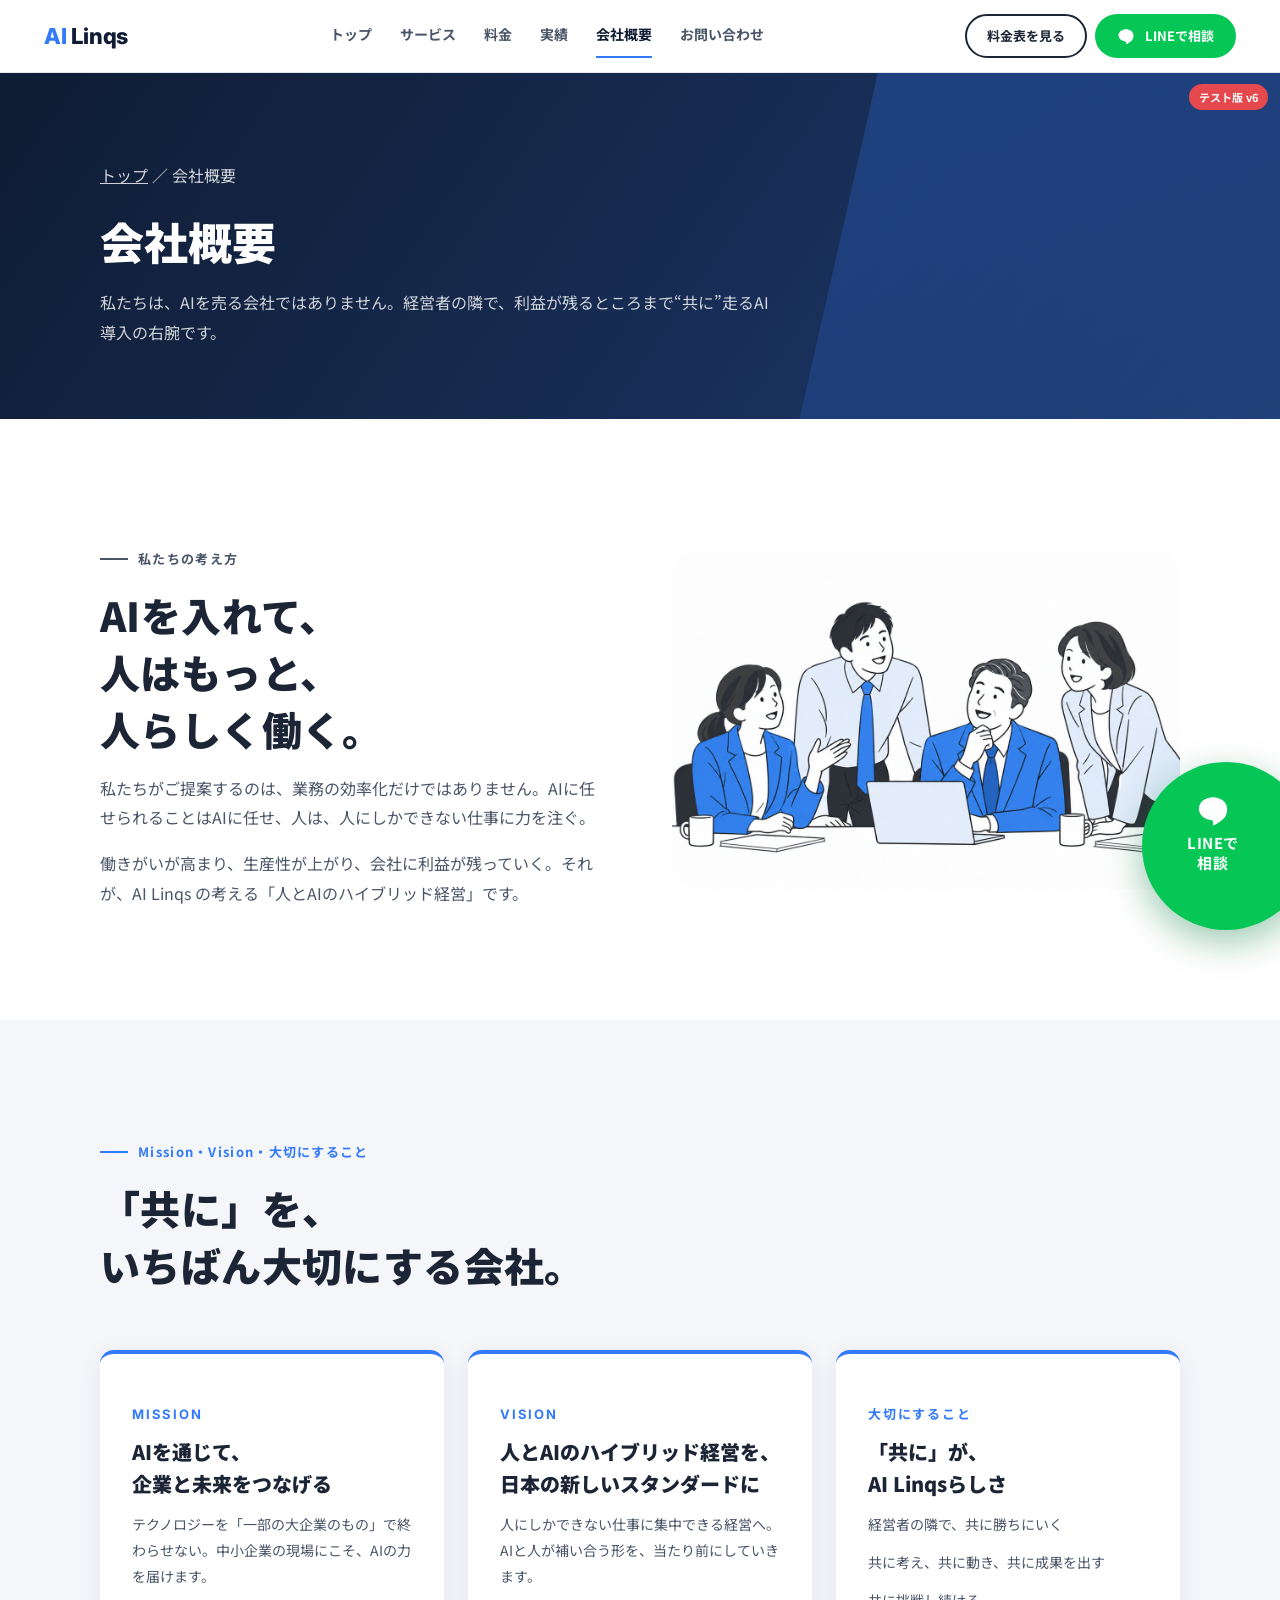
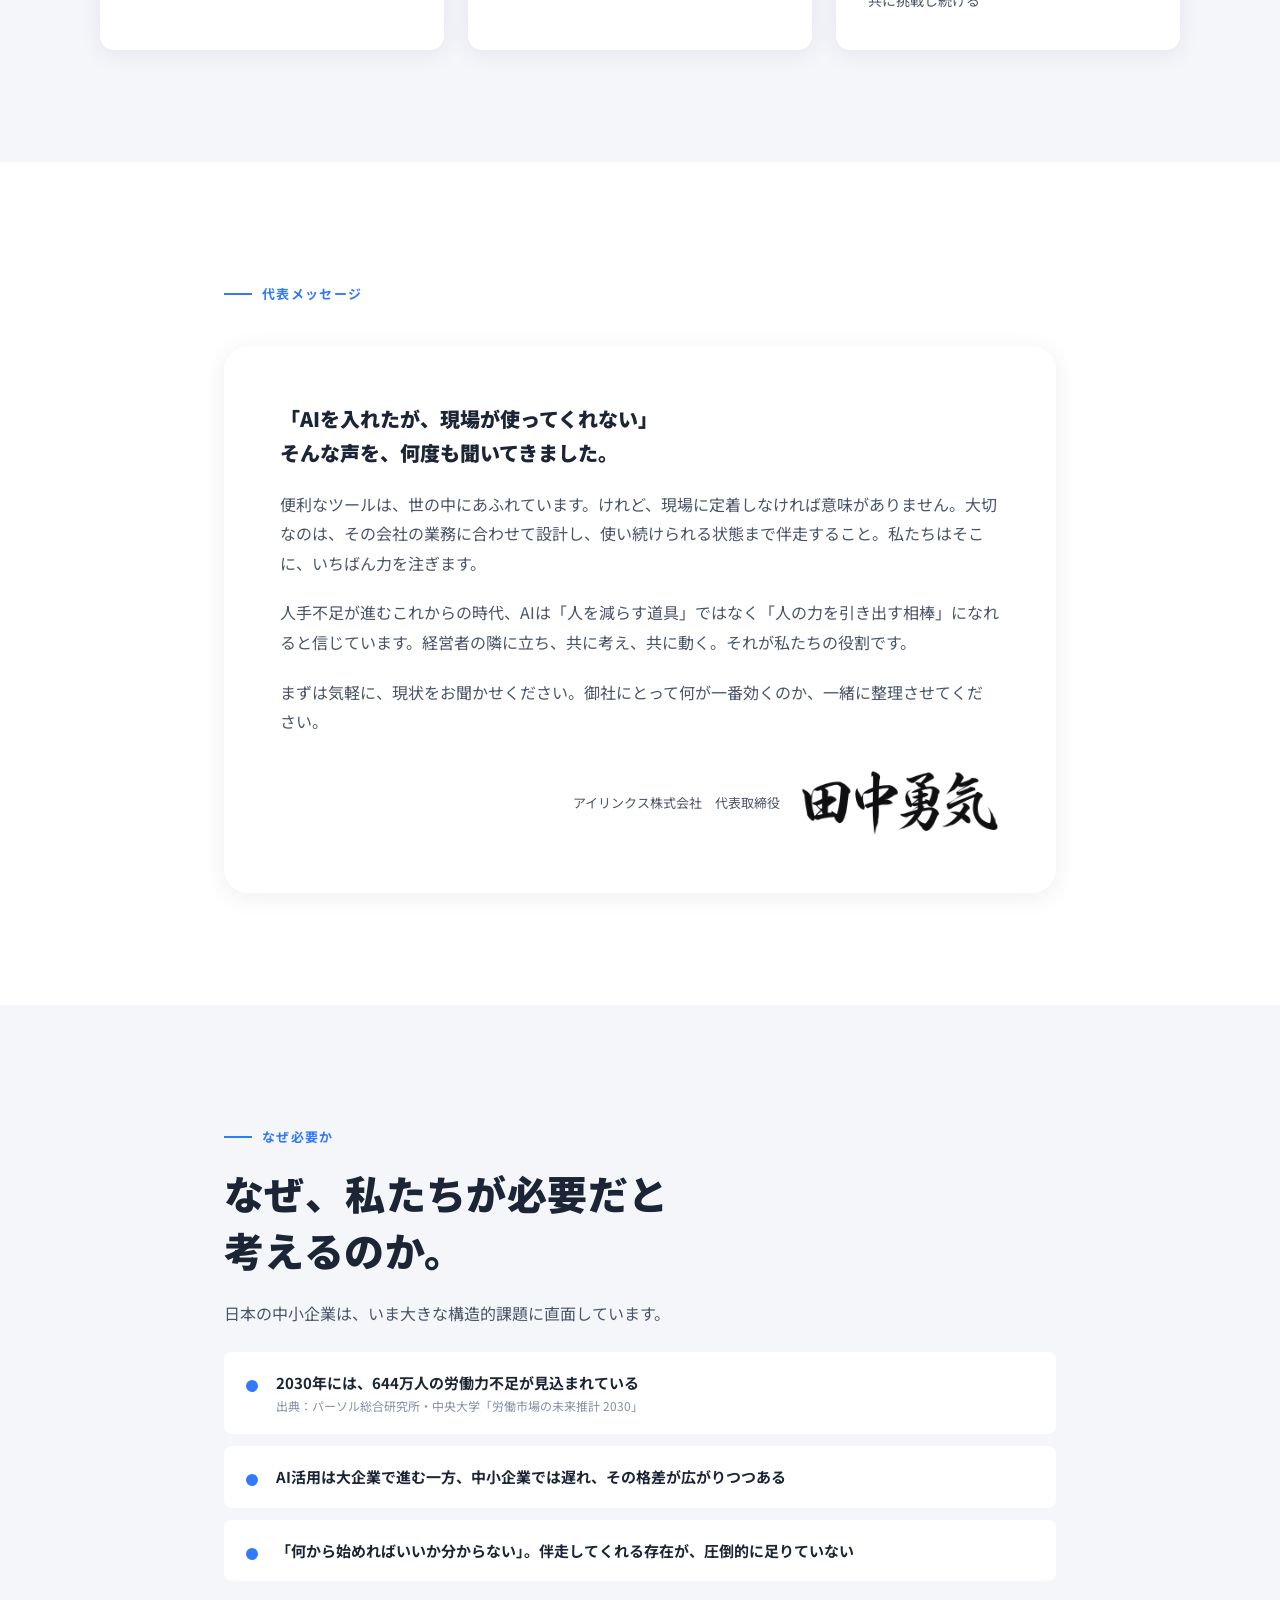
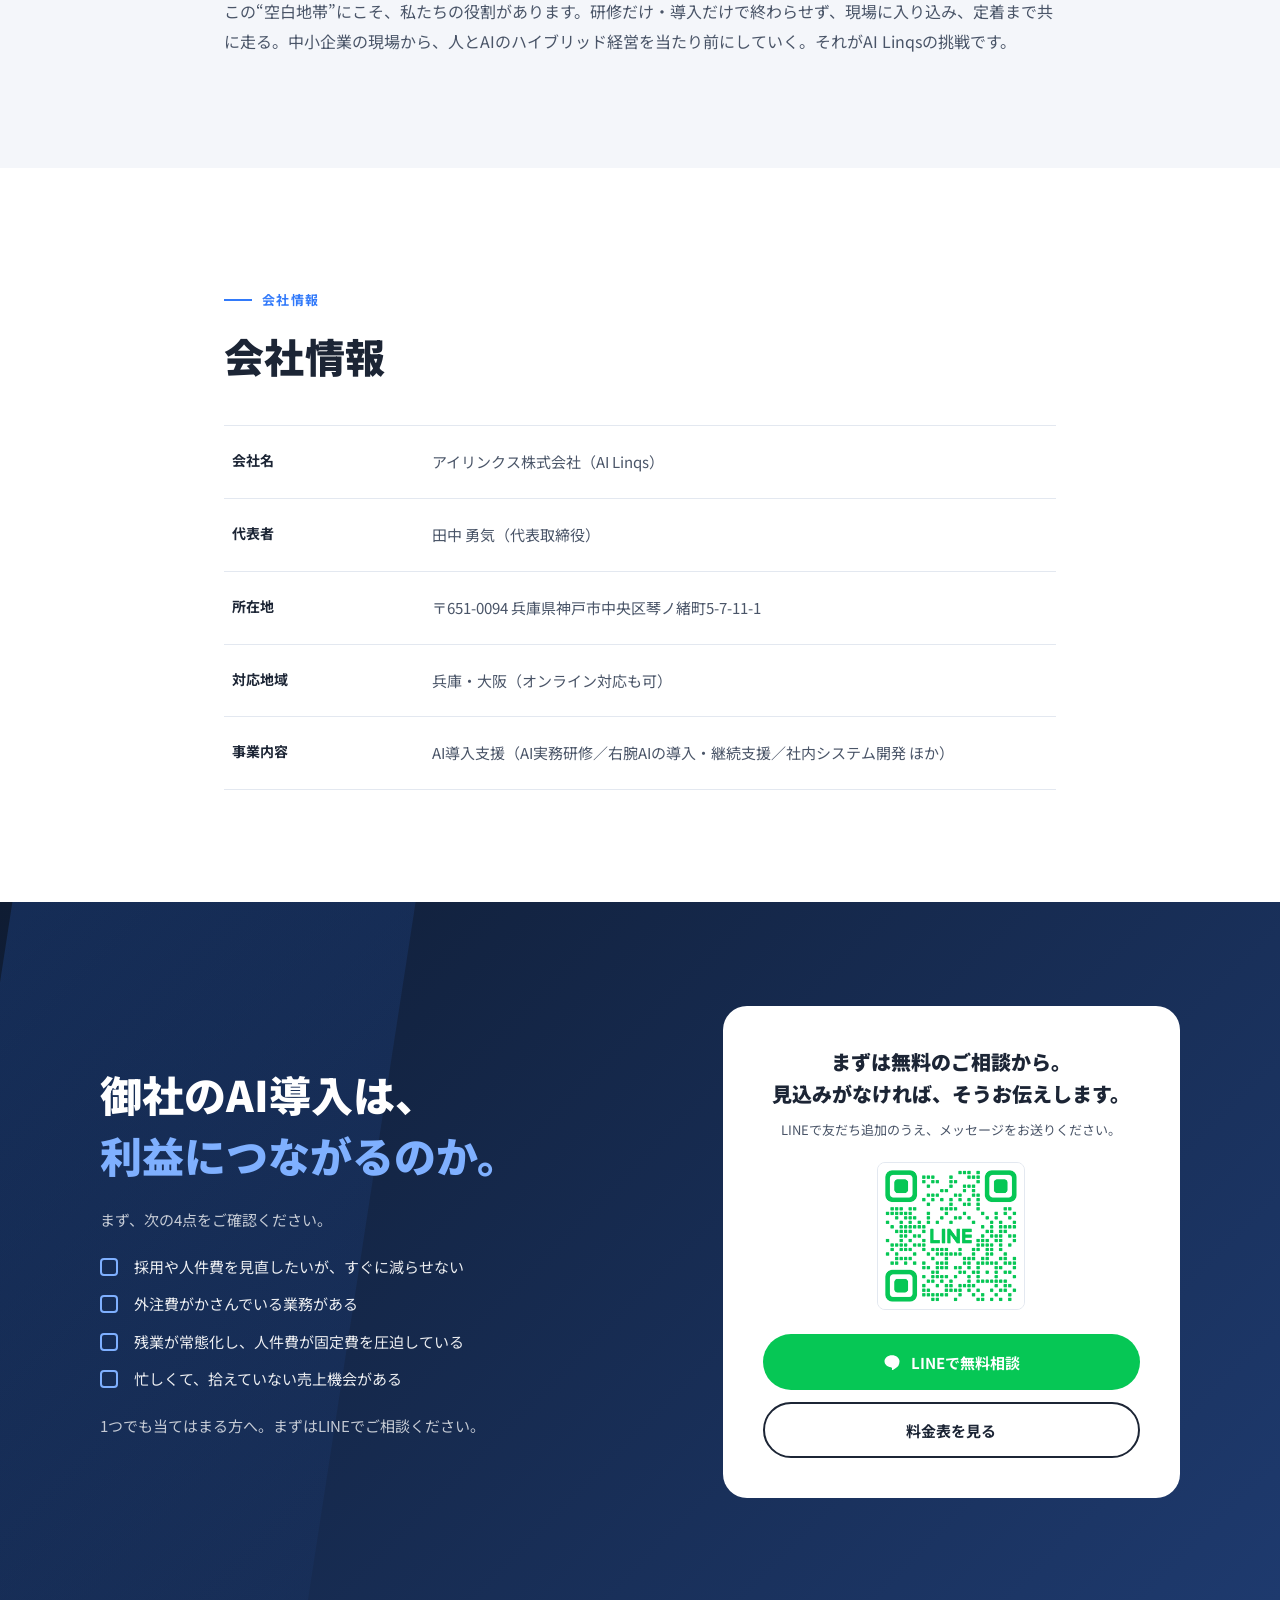
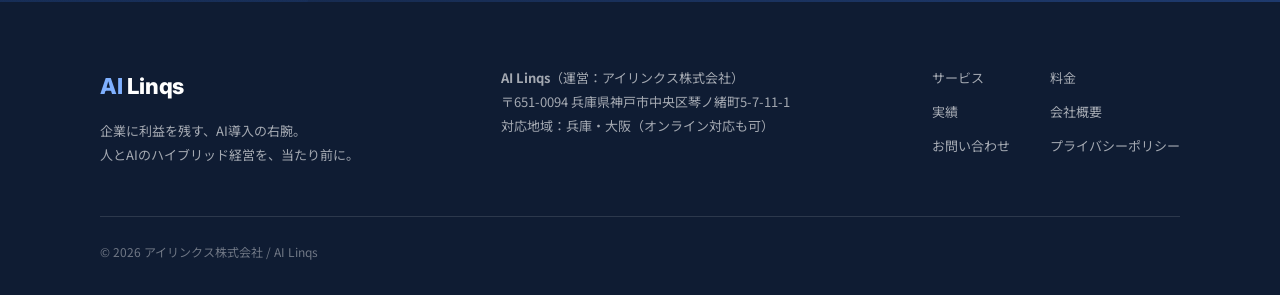
<file: about.html>
<!DOCTYPE html>
<html lang="ja">
<head>
<meta charset="UTF-8">
<meta name="viewport" content="width=device-width, initial-scale=1">
<meta name="robots" content="noindex,nofollow">
<meta name="theme-color" content="#0F1C33">
<title>会社概要｜AI Linqs</title>
<meta name="description" content="アイリンクス株式会社（AI Linqs）の会社概要。人とAIのハイブリッド経営を、当たり前に。神戸から、中小企業のAI導入を支援します。">
<link rel="icon" sizes="32x32" href="assets/favicon-32.png">
<link rel="icon" sizes="192x192" href="assets/favicon-192.png">
<link rel="apple-touch-icon" sizes="180x180" href="assets/favicon-180.png">
<link rel="preconnect" href="https://fonts.googleapis.com">
<link rel="preconnect" href="https://fonts.gstatic.com" crossorigin>
<link href="https://fonts.googleapis.com/css2?family=Inter:wght@700;800&amp;family=Noto+Sans+JP:wght@400;500;700;900&amp;display=swap" rel="stylesheet">
<link rel="stylesheet" href="css/style.css?v=69">
<script src="js/main.js?v=69" defer></script>
</head>
<body>
<a class="skip" href="#main">本文へスキップ</a>
<header class="site-header">
  <div class="header-inner">
    <a class="logo" href="index.html" aria-label="AI Linqs トップへ"><b>AI</b> Linqs</a>
    <nav class="gnav" aria-label="グローバルナビゲーション"><a href="index.html">トップ</a><a href="service.html">サービス</a><a href="price.html">料金</a><a href="works.html">実績</a><a href="about.html" class="is-active" aria-current="page">会社概要</a><a href="contact.html">お問い合わせ</a></nav>
    <div class="header-end">
      <a class="btn btn--ghost btn--s" href="price.html">料金表を見る</a>
      <a class="btn btn--line btn--s" href="contact.html#contact" data-line-cta><svg viewBox="0 0 24 24" fill="currentColor" aria-hidden="true"><path d="M12 3C6.5 3 2 6.6 2 11.1c0 4 3.6 7.4 8.400 8 .6.1 1.300.4 1.500.8.2.4.1 1 .1 1.400l-.1.800c0 .3-.2 1 .900.600s5.700-3.400 7.700-5.800C21.500 15.300 22 13.300 22 11.100 22 6.600 17.500 3 12 3z"/></svg>LINEで相談</a>
      <button class="burger" id="burger" type="button" aria-label="メニューを開く" aria-expanded="false" aria-controls="spMenu"><span></span><span></span></button>
    </div>
  </div>
  <nav class="sp-menu" id="spMenu" aria-label="スマートフォン用メニュー" hidden>
    <a href="index.html">トップ</a><a href="service.html">サービス</a><a href="price.html">料金</a><a href="works.html">実績</a><a href="about.html" class="is-active" aria-current="page">会社概要</a><a href="contact.html">お問い合わせ</a>
    <div class="btn-row"><a class="btn btn--line " href="contact.html#contact" data-line-cta><svg viewBox="0 0 24 24" fill="currentColor" aria-hidden="true"><path d="M12 3C6.5 3 2 6.6 2 11.1c0 4 3.6 7.4 8.400 8 .6.1 1.300.4 1.500.8.2.4.1 1 .1 1.400l-.1.800c0 .3-.2 1 .900.600s5.700-3.400 7.700-5.800C21.500 15.300 22 13.300 22 11.100 22 6.600 17.500 3 12 3z"/></svg>LINEで相談</a><a class="btn btn--ghost " href="price.html">料金表を見る</a></div>
  </nav>
</header>
<main id="main">
<section class="page-band">
  <div class="container">
    <p class="crumb"><a href="index.html">トップ</a> ／ 会社概要</p>
    <h1>会社概要</h1>
    <p>私たちは、AIを売る会社ではありません。経営者の隣で、利益が残るところまで“共に”走るAI導入の右腕です。</p>
  </div>
</section>
<section class="section">
  <div class="container split">
    <div class="prose reveal">
      <p class="sec-label">私たちの考え方</p>
      <h2 class="sec-title">AIを入れて、<br><span class="nw">人はもっと、</span><span class="nw">人らしく働く。</span></h2>
      <p>私たちがご提案するのは、業務の効率化だけではありません。AIに任せられることはAIに任せ、人は、人にしかできない仕事に力を注ぐ。</p>
      <p>働きがいが高まり、生産性が上がり、会社に利益が残っていく。それが、AI Linqs の考える<span class="nw">「人とAIのハイブリッド経営」</span>です。</p>
    </div>
    <img class="reveal" src="assets/il-philosophy.jpg" alt="社員同士が笑顔で話し合う様子" width="1200" height="800" loading="lazy">
  </div>
</section>

<section class="section section--bg">
  <div class="container">
    <p class="sec-label">Mission・Vision・大切にすること</p>
    <h2 class="sec-title">「共に」を、<br>いちばん大切にする会社。</h2>
    <div class="grid-3 mt-56">
      <article class="mvv reveal"><p class="k">MISSION</p><h3>AIを通じて、<br>企業と未来をつなげる</h3><p>テクノロジーを「一部の大企業のもの」で終わらせない。中小企業の現場にこそ、AIの力を届けます。</p></article>
      <article class="mvv reveal"><p class="k">VISION</p><h3>人とAIのハイブリッド経営を、<br>日本の新しいスタンダードに</h3><p>人にしかできない仕事に集中できる経営へ。AIと人が補い合う形を、当たり前にしていきます。</p></article>
      <article class="mvv reveal"><p class="k">大切にすること</p><h3>「共に」が、<br>AI Linqsらしさ</h3><ul><li>経営者の隣で、共に勝ちにいく</li><li>共に考え、共に動き、共に成果を出す</li><li>共に挑戦し続ける</li></ul></article>
    </div>
  </div>
</section>

<section class="section">
  <div class="container container--narrow">
    <p class="sec-label">代表メッセージ</p>
    <div class="message mt-24 reveal">
      <p>「AIを入れたが、現場が使ってくれない」<br>そんな声を、何度も聞いてきました。</p>
      <p>便利なツールは、世の中にあふれています。けれど、現場に定着しなければ意味がありません。大切なのは、その会社の業務に合わせて設計し、使い続けられる状態まで伴走すること。私たちはそこに、いちばん力を注ぎます。</p>
      <p>人手不足が進むこれからの時代、AIは「人を減らす道具」ではなく「人の力を引き出す相棒」になれると信じています。経営者の隣に立ち、共に考え、共に動く。それが私たちの役割です。</p>
      <p>まずは気軽に、現状をお聞かせください。御社にとって何が一番効くのか、一緒に整理させてください。</p>
      <div class="message-sign"><span>アイリンクス株式会社　代表取締役</span><img src="assets/signature-dark.png" alt="田中 勇気 サイン" width="900" height="308" loading="lazy"></div>
    </div>
  </div>
</section>

<section class="section section--bg">
  <div class="container container--narrow">
    <p class="sec-label">なぜ必要か</p>
    <h2 class="sec-title">なぜ、私たちが必要だと<br>考えるのか。</h2>
    <p class="sec-lead">日本の中小企業は、いま大きな構造的課題に直面しています。</p>
    <ul class="fact-list reveal">
      <li>2030年には、644万人の労働力不足が見込まれている<small>出典：パーソル総合研究所・中央大学「労働市場の未来推計 2030」</small></li>
      <li>AI活用は大企業で進む一方、中小企業では遅れ、その格差が広がりつつある</li>
      <li>「何から始めればいいか分からない」。伴走してくれる存在が、圧倒的に足りていない</li>
    </ul>
    <div class="prose"><p>この“空白地帯”にこそ、私たちの役割があります。研修だけ・導入だけで終わらせず、現場に入り込み、定着まで共に走る。中小企業の現場から、人とAIのハイブリッド経営を当たり前にしていく。それがAI Linqsの挑戦です。</p></div>
  </div>
</section>

<section class="section">
  <div class="container container--narrow">
    <p class="sec-label">会社情報</p>
    <h2 class="sec-title">会社情報</h2>
    <dl class="info mt-40">
      <div><dt>会社名</dt><dd>アイリンクス株式会社（AI Linqs）</dd></div>
      <div><dt>代表者</dt><dd>田中 勇気（代表取締役）</dd></div>
      <div><dt>所在地</dt><dd>〒651-0094 兵庫県神戸市中央区琴ノ緒町5-7-11-1</dd></div>
      <div><dt>対応地域</dt><dd>兵庫・大阪（オンライン対応も可）</dd></div>
      <div><dt>事業内容</dt><dd>AI導入支援（AI実務研修／右腕AIの導入・継続支援／社内システム開発 ほか）</dd></div>
    </dl>
  </div>
</section>
<section class="closing" id="closing">
  <div class="closing-inner">
    <div>
      <h2>御社のAI導入は、<br><em>利益につながるのか。</em></h2>
      <p class="closing-lead">まず、次の4点をご確認ください。</p>
      <ul class="box-list">
        <li>採用や人件費を見直したいが、すぐに減らせない</li>
        <li>外注費がかさんでいる業務がある</li>
        <li>残業が常態化し、人件費が固定費を圧迫している</li>
        <li>忙しくて、拾えていない売上機会がある</li>
      </ul>
      <p class="closing-lead">1つでも当てはまる方へ。まずはLINEでご相談ください。</p>
    </div>
    <div class="closing-card">
      <h3>まずは無料のご相談から。<br>見込みがなければ、そうお伝えします。</h3>
      <p>LINEで友だち追加のうえ、メッセージをお送りください。</p>
      <img src="assets/line-qr.png" alt="AI Linqs LINE公式アカウントのQRコード" width="148" height="148" loading="lazy">
      <div class="btn-row"><a class="btn btn--line " href="contact.html#contact" data-line-cta><svg viewBox="0 0 24 24" fill="currentColor" aria-hidden="true"><path d="M12 3C6.5 3 2 6.6 2 11.1c0 4 3.6 7.4 8.400 8 .6.1 1.300.4 1.500.8.2.4.1 1 .1 1.400l-.1.800c0 .3-.2 1 .900.600s5.700-3.400 7.700-5.800C21.500 15.300 22 13.300 22 11.100 22 6.600 17.500 3 12 3z"/></svg>LINEで無料相談</a><a class="btn btn--ghost " href="price.html">料金表を見る</a></div>
    </div>
  </div>
</section>
</main>
<footer class="footer">
  <div class="container">
    <div class="footer-grid">
      <div>
        <a class="logo" href="index.html" aria-label="AI Linqs トップへ"><b>AI</b> Linqs</a>
        <p class="footer-desc">企業に利益を残す、AI導入の右腕。<br>人とAIのハイブリッド経営を、当たり前に。</p>
      </div>
      <div>
        <p><strong>AI Linqs</strong>（運営：アイリンクス株式会社）</p>
        <p>〒651-0094 兵庫県神戸市中央区琴ノ緒町5-7-11-1</p>
        <p>対応地域：兵庫・大阪（オンライン対応も可）</p>
      </div>
      <nav class="footer-nav" aria-label="フッターナビゲーション">
        <a href="service.html">サービス</a><a href="price.html">料金</a>
        <a href="works.html">実績</a><a href="about.html">会社概要</a>
        <a href="contact.html">お問い合わせ</a><a href="privacy.html">プライバシーポリシー</a>
      </nav>
    </div>
    <p class="footer-copy">&copy; 2026 アイリンクス株式会社 / AI Linqs</p>
  </div>
</footer>
<div class="sticky-cta" id="stickyCta" hidden><a class="btn btn--line " href="contact.html#contact" data-line-cta><svg viewBox="0 0 24 24" fill="currentColor" aria-hidden="true"><path d="M12 3C6.5 3 2 6.6 2 11.1c0 4 3.6 7.4 8.400 8 .6.1 1.300.4 1.500.8.2.4.1 1 .1 1.400l-.1.800c0 .3-.2 1 .900.600s5.700-3.400 7.700-5.800C21.500 15.300 22 13.300 22 11.100 22 6.600 17.500 3 12 3z"/></svg>LINEで相談</a><a class="btn btn--ghost " href="price.html">料金表を見る</a></div>
<div class="test-badge" id="testBadge" hidden>テスト版 v6</div>
</body>
</html>
</file>
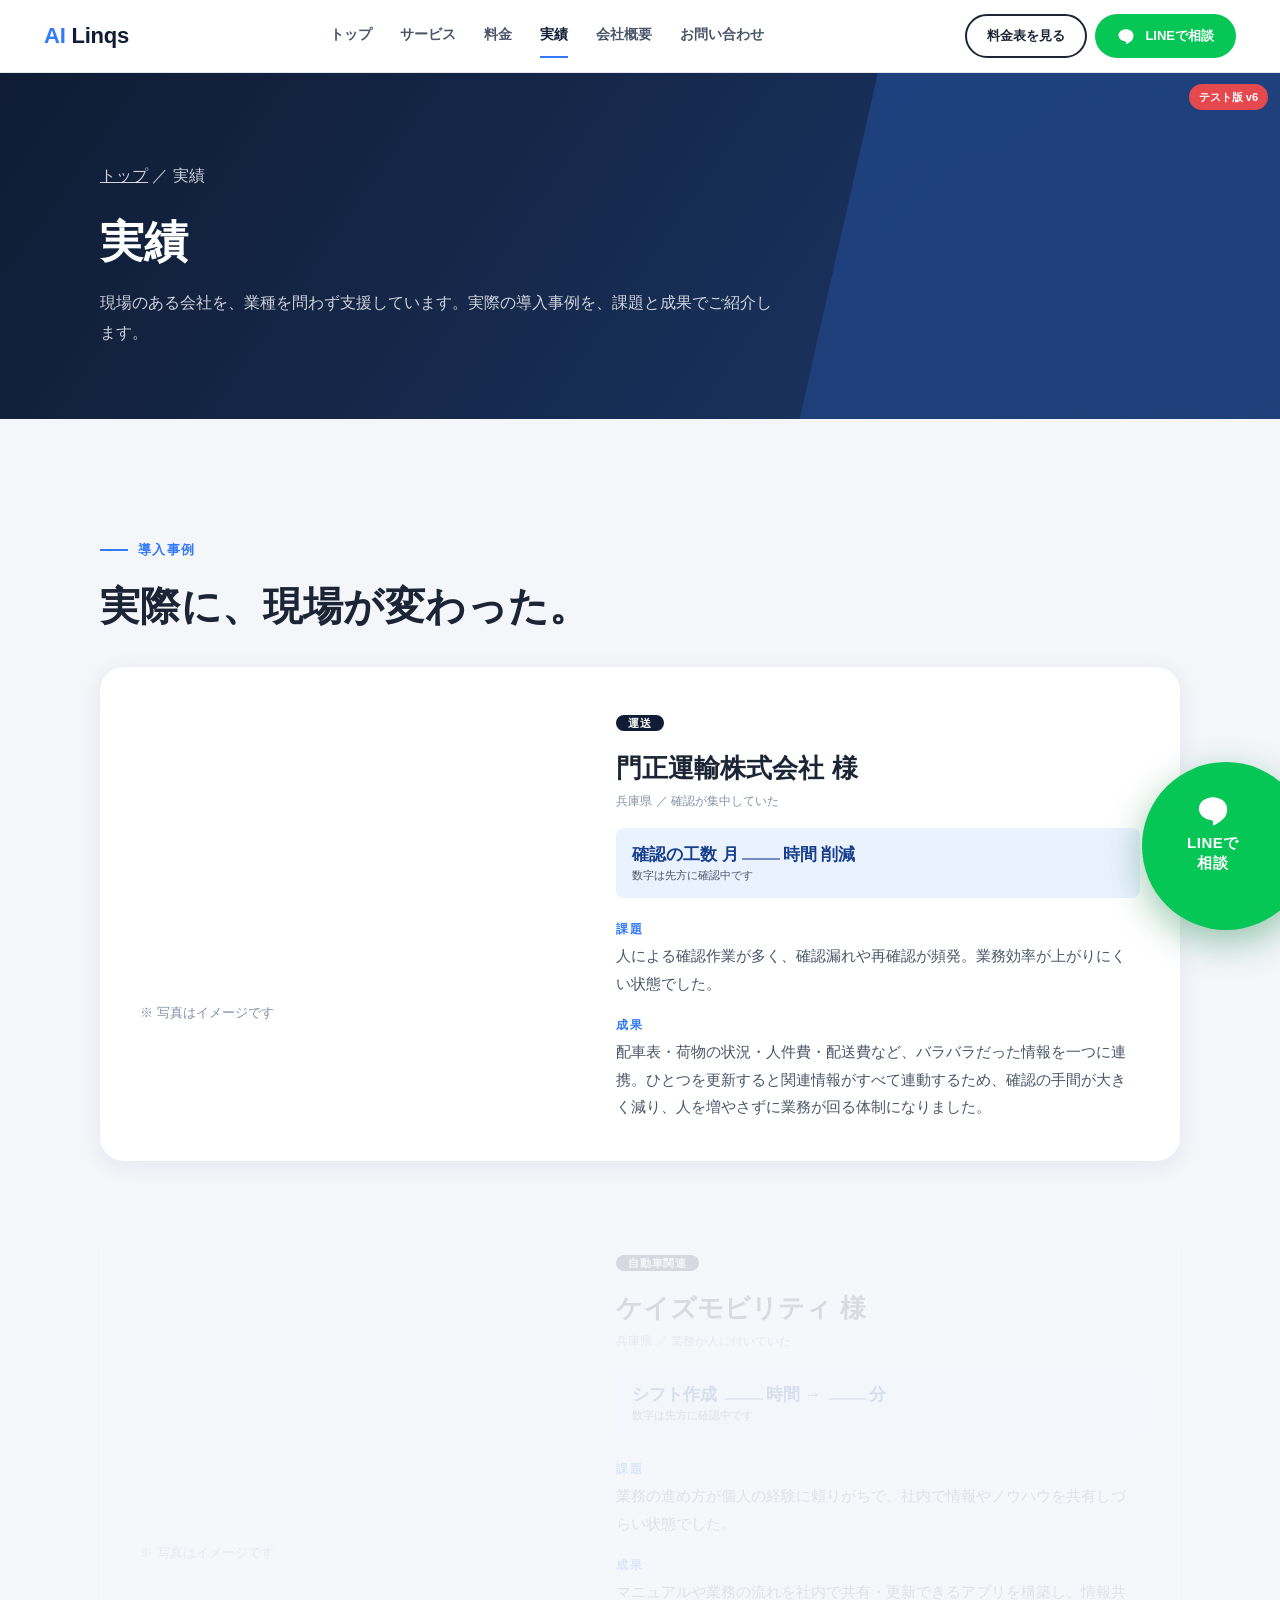
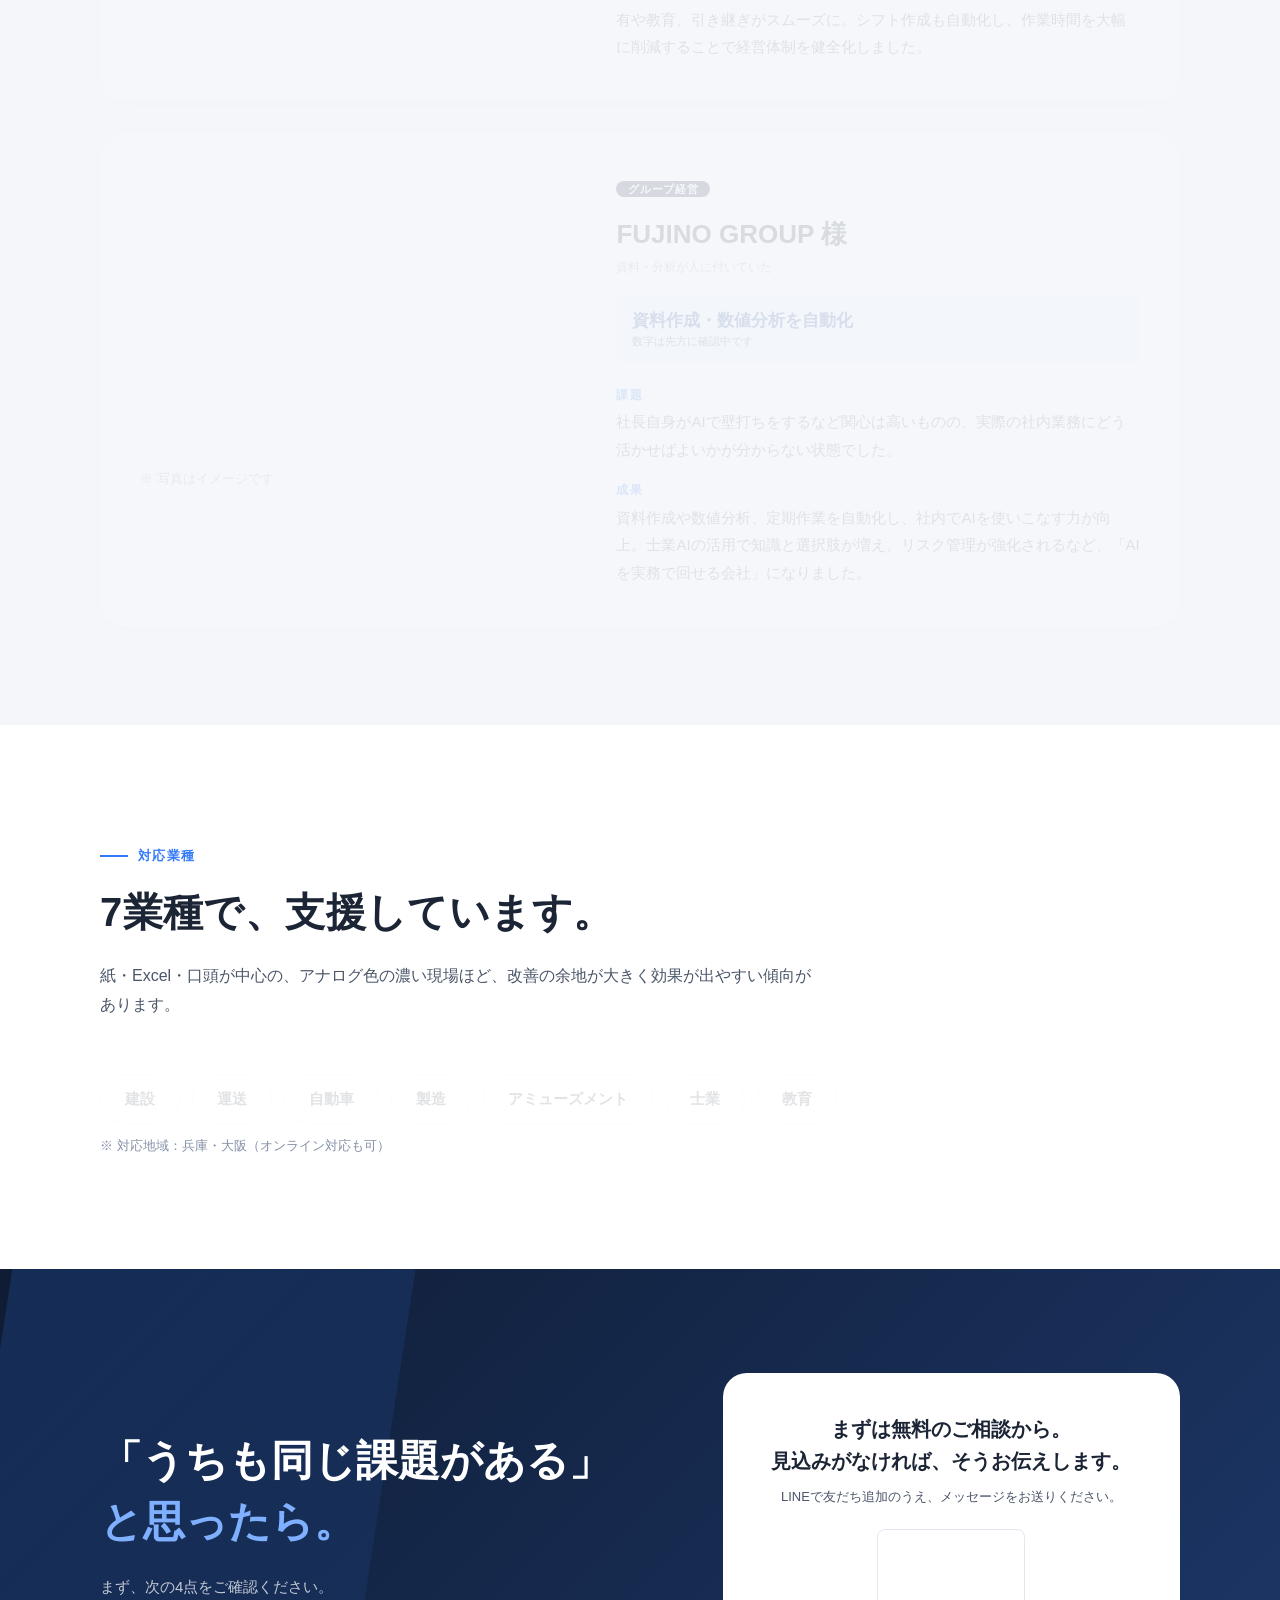
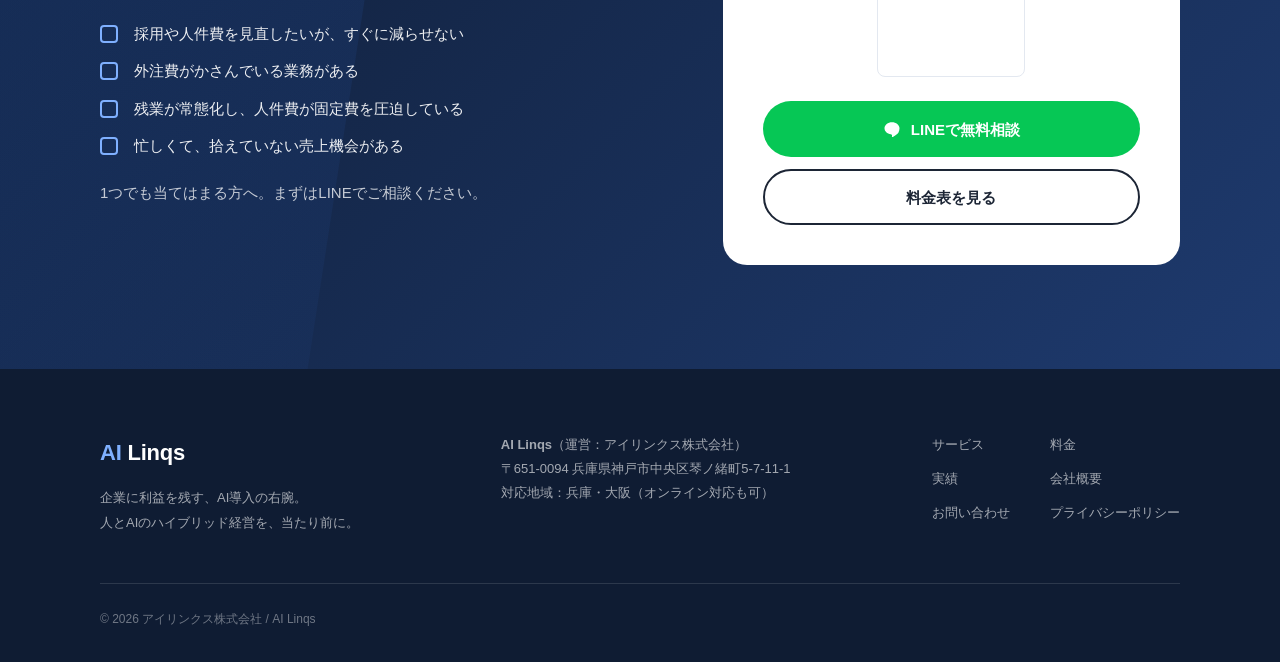
<file: cases.html>
<!DOCTYPE html>
<html lang="ja"><head><meta charset="UTF-8"><meta name="robots" content="noindex"><meta http-equiv="refresh" content="0; url=works.html"><link rel="canonical" href="works.html"><title>移動しました｜AI Linqs</title></head>
<body><p>ページは <a href="works.html">works.html</a> に移動しました。自動で移動しない場合はリンクを押してください。</p></body></html>
</file>
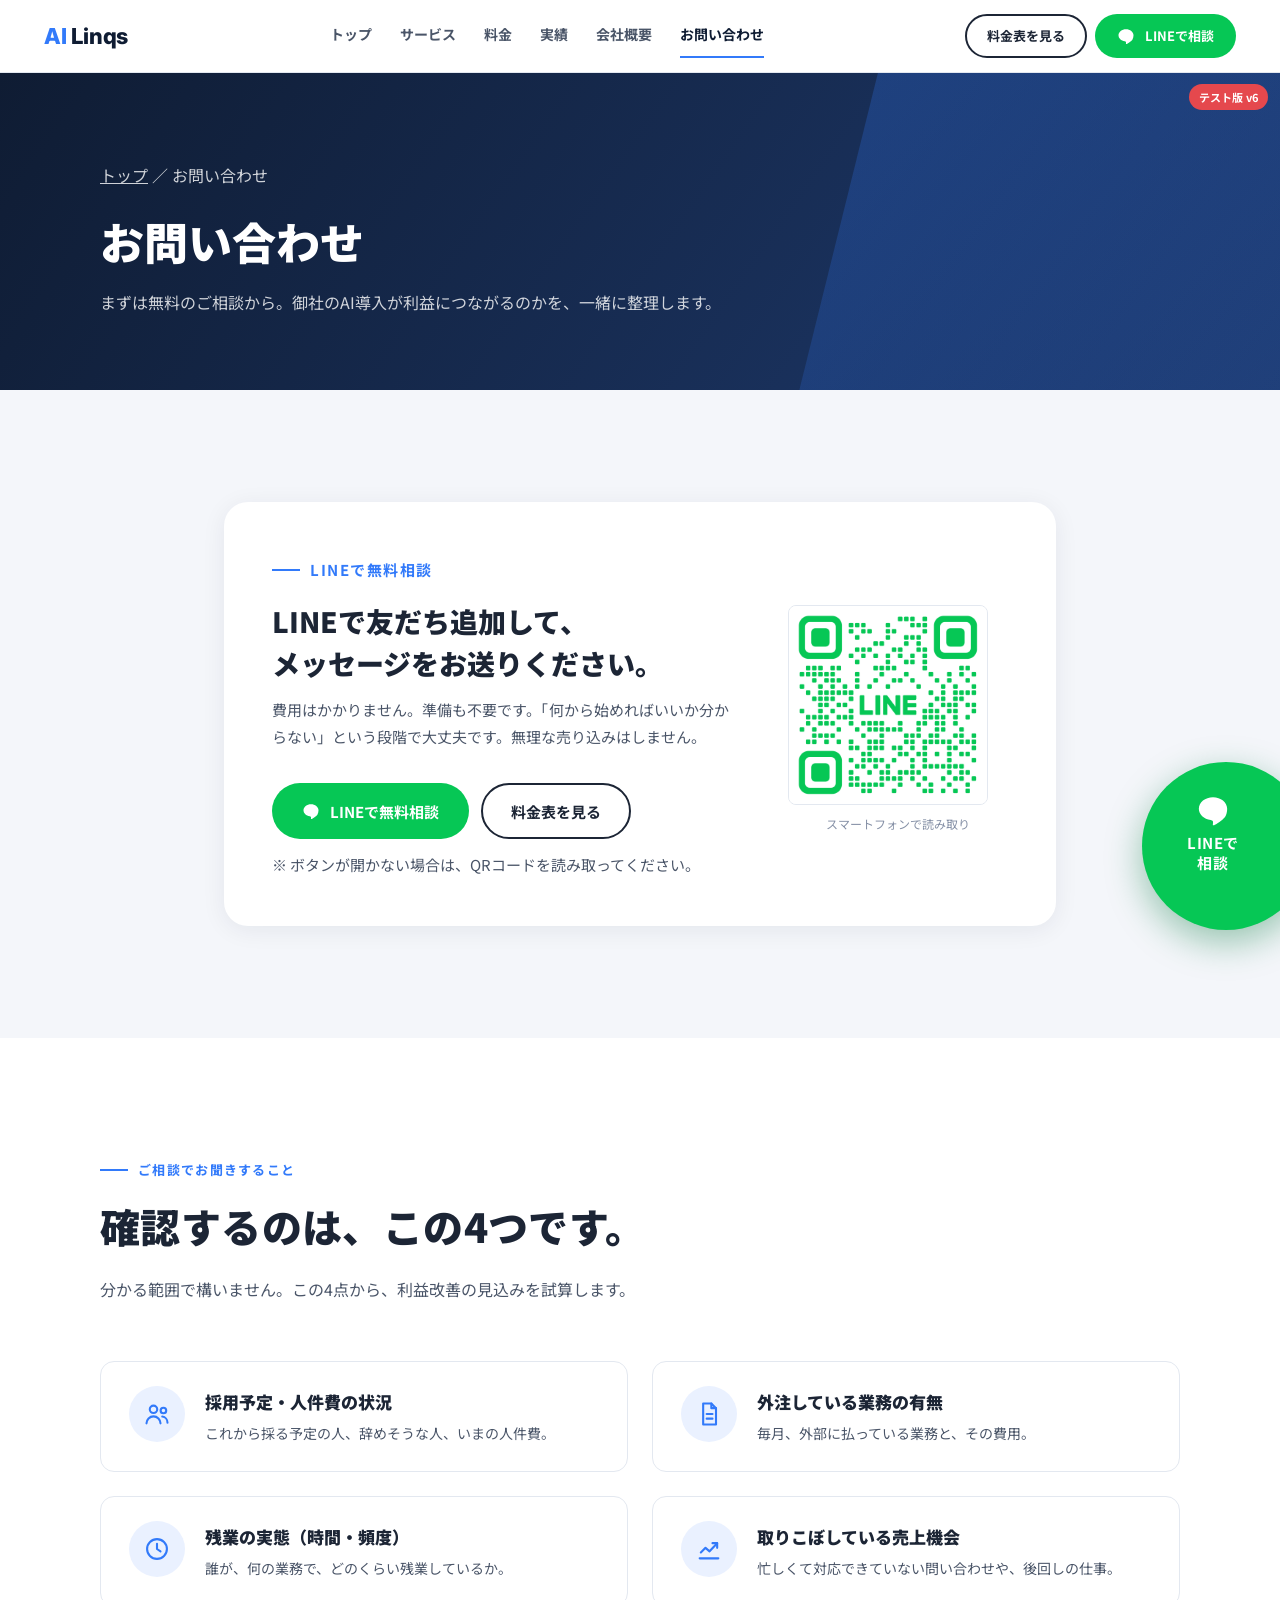
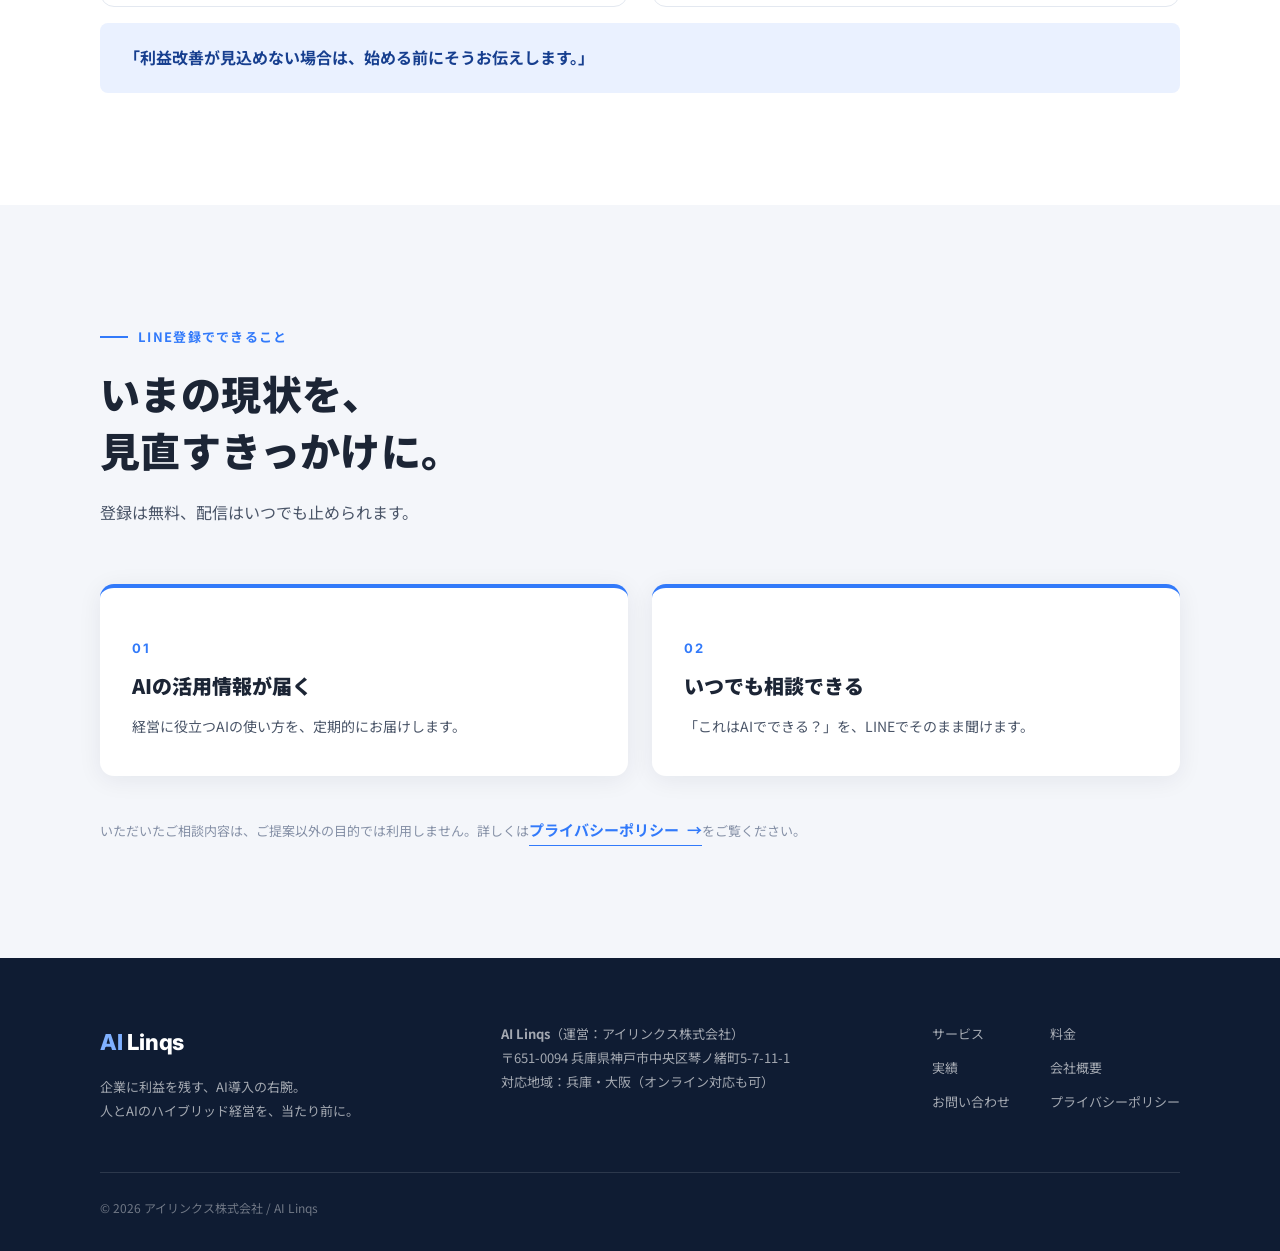
<file: contact.html>
<!DOCTYPE html>
<html lang="ja">
<head>
<meta charset="UTF-8">
<meta name="viewport" content="width=device-width, initial-scale=1">
<meta name="robots" content="noindex,nofollow">
<meta name="theme-color" content="#0F1C33">
<title>お問い合わせ｜AI Linqs</title>
<meta name="description" content="まずはLINEで無料相談から。採用費・外注費・残業・売上機会の4点をお聞きし、御社のAI導入が利益につながるかを一緒に整理します。">
<link rel="icon" sizes="32x32" href="assets/favicon-32.png">
<link rel="icon" sizes="192x192" href="assets/favicon-192.png">
<link rel="apple-touch-icon" sizes="180x180" href="assets/favicon-180.png">
<link rel="preconnect" href="https://fonts.googleapis.com">
<link rel="preconnect" href="https://fonts.gstatic.com" crossorigin>
<link href="https://fonts.googleapis.com/css2?family=Inter:wght@700;800&amp;family=Noto+Sans+JP:wght@400;500;700;900&amp;display=swap" rel="stylesheet">
<link rel="stylesheet" href="css/style.css?v=69">
<script src="js/main.js?v=69" defer></script>
</head>
<body>
<a class="skip" href="#main">本文へスキップ</a>
<header class="site-header">
  <div class="header-inner">
    <a class="logo" href="index.html" aria-label="AI Linqs トップへ"><b>AI</b> Linqs</a>
    <nav class="gnav" aria-label="グローバルナビゲーション"><a href="index.html">トップ</a><a href="service.html">サービス</a><a href="price.html">料金</a><a href="works.html">実績</a><a href="about.html">会社概要</a><a href="contact.html" class="is-active" aria-current="page">お問い合わせ</a></nav>
    <div class="header-end">
      <a class="btn btn--ghost btn--s" href="price.html">料金表を見る</a>
      <a class="btn btn--line btn--s" href="contact.html#contact" data-line-cta><svg viewBox="0 0 24 24" fill="currentColor" aria-hidden="true"><path d="M12 3C6.5 3 2 6.6 2 11.1c0 4 3.6 7.4 8.400 8 .6.1 1.300.4 1.500.8.2.4.1 1 .1 1.400l-.1.800c0 .3-.2 1 .900.600s5.700-3.400 7.700-5.800C21.500 15.300 22 13.300 22 11.100 22 6.600 17.500 3 12 3z"/></svg>LINEで相談</a>
      <button class="burger" id="burger" type="button" aria-label="メニューを開く" aria-expanded="false" aria-controls="spMenu"><span></span><span></span></button>
    </div>
  </div>
  <nav class="sp-menu" id="spMenu" aria-label="スマートフォン用メニュー" hidden>
    <a href="index.html">トップ</a><a href="service.html">サービス</a><a href="price.html">料金</a><a href="works.html">実績</a><a href="about.html">会社概要</a><a href="contact.html" class="is-active" aria-current="page">お問い合わせ</a>
    <div class="btn-row"><a class="btn btn--line " href="contact.html#contact" data-line-cta><svg viewBox="0 0 24 24" fill="currentColor" aria-hidden="true"><path d="M12 3C6.5 3 2 6.6 2 11.1c0 4 3.6 7.4 8.400 8 .6.1 1.300.4 1.500.8.2.4.1 1 .1 1.400l-.1.800c0 .3-.2 1 .900.600s5.700-3.400 7.700-5.800C21.500 15.300 22 13.300 22 11.100 22 6.600 17.500 3 12 3z"/></svg>LINEで相談</a><a class="btn btn--ghost " href="price.html">料金表を見る</a></div>
  </nav>
</header>
<main id="main">
<section class="page-band">
  <div class="container">
    <p class="crumb"><a href="index.html">トップ</a> ／ お問い合わせ</p>
    <h1>お問い合わせ</h1>
    <p>まずは無料のご相談から。御社のAI導入が利益につながるのかを、一緒に整理します。</p>
  </div>
</section>
<section class="section section--bg" id="contact" data-hide-sticky>
  <div class="container container--narrow">
    <div class="contact-card reveal">
      <div>
        <p class="sec-label">LINEで無料相談</p>
        <h2>LINEで友だち追加して、<br>メッセージをお送りください。</h2>
        <p>費用はかかりません。準備も不要です。「何から始めればいいか分からない」という段階で大丈夫です。無理な売り込みはしません。</p>
        <div class="btn-row"><a class="btn btn--line " href="contact.html#contact" data-line-cta><svg viewBox="0 0 24 24" fill="currentColor" aria-hidden="true"><path d="M12 3C6.5 3 2 6.6 2 11.1c0 4 3.6 7.4 8.400 8 .6.1 1.300.4 1.500.8.2.4.1 1 .1 1.400l-.1.800c0 .3-.2 1 .900.600s5.700-3.400 7.700-5.800C21.500 15.300 22 13.300 22 11.100 22 6.600 17.500 3 12 3z"/></svg>LINEで無料相談</a><a class="btn btn--ghost " href="price.html">料金表を見る</a></div>
        <p class="note mt-24">※ ボタンが開かない場合は、QRコードを読み取ってください。</p>
      </div>
      <p class="qr"><img src="assets/line-qr.png" alt="AI Linqs LINE公式アカウントのQRコード" width="200" height="200">スマートフォンで読み取り</p>
    </div>
  </div>
</section>

<section class="section">
  <div class="container">
    <p class="sec-label">ご相談でお聞きすること</p>
    <h2 class="sec-title">確認するのは、この4つです。</h2>
    <p class="sec-lead">分かる範囲で構いません。この4点から、利益改善の見込みを試算します。</p>
    <div class="grid-2 mt-56">
      <article class="define reveal"><div class="icon"><svg viewBox="0 0 24 24" fill="none" stroke="currentColor" stroke-width="1.8" stroke-linecap="round" stroke-linejoin="round" aria-hidden="true"><circle cx="9" cy="8" r="3.2"/><path d="M3 20c0-3.3 2.7-6 6-6s6 2.7 6 6"/><circle cx="17.5" cy="9" r="2.4"/><path d="M16.5 14.2c2.6.3 4.5 2.5 4.5 5.3"/></svg></div><div><dt>採用予定・人件費の状況</dt><dd>これから採る予定の人、辞めそうな人、いまの人件費。</dd></div></article>
      <article class="define reveal"><div class="icon"><svg viewBox="0 0 24 24" fill="none" stroke="currentColor" stroke-width="1.8" stroke-linecap="round" stroke-linejoin="round" aria-hidden="true"><path d="M7 3h7l4 4v14H7z"/><path d="M14 3v4h4"/><path d="M10 12h5M10 16h5"/></svg></div><div><dt>外注している業務の有無</dt><dd>毎月、外部に払っている業務と、その費用。</dd></div></article>
      <article class="define reveal"><div class="icon"><svg viewBox="0 0 24 24" fill="none" stroke="currentColor" stroke-width="1.8" stroke-linecap="round" stroke-linejoin="round" aria-hidden="true"><circle cx="12" cy="12" r="8.5"/><path d="M12 7.5V12l3 2"/></svg></div><div><dt>残業の実態（時間・頻度）</dt><dd>誰が、何の業務で、どのくらい残業しているか。</dd></div></article>
      <article class="define reveal"><div class="icon"><svg viewBox="0 0 24 24" fill="none" stroke="currentColor" stroke-width="1.8" stroke-linecap="round" stroke-linejoin="round" aria-hidden="true"><path d="M4 20h16"/><path d="M5 15l4-4 3.5 3L19 7"/><path d="M15 7h4v4"/></svg></div><div><dt>取りこぼしている売上機会</dt><dd>忙しくて対応できていない問い合わせや、後回しの仕事。</dd></div></article>
    </div>
    <p class="promise mt-40" style="font-size:16px;padding:20px 24px">「利益改善が見込めない場合は、始める前にそうお伝えします。」</p>
  </div>
</section>

<section class="section section--bg">
  <div class="container">
    <p class="sec-label">LINE登録でできること</p>
    <h2 class="sec-title">いまの現状を、<br>見直すきっかけに。</h2>
    <p class="sec-lead">登録は無料、配信はいつでも止められます。</p>
    <div class="grid-2 mt-56">
      <article class="mvv reveal"><p class="k">01</p><h3>AIの活用情報が届く</h3><p>経営に役立つAIの使い方を、定期的にお届けします。</p></article>
      <article class="mvv reveal"><p class="k">02</p><h3>いつでも相談できる</h3><p>「これはAIでできる？」を、LINEでそのまま聞けます。</p></article>
    </div>
    <p class="note mt-40">いただいたご相談内容は、ご提案以外の目的では利用しません。詳しくは<a class="text-link" href="privacy.html">プライバシーポリシー</a>をご覧ください。</p>
  </div>
</section>
</main>
<footer class="footer">
  <div class="container">
    <div class="footer-grid">
      <div>
        <a class="logo" href="index.html" aria-label="AI Linqs トップへ"><b>AI</b> Linqs</a>
        <p class="footer-desc">企業に利益を残す、AI導入の右腕。<br>人とAIのハイブリッド経営を、当たり前に。</p>
      </div>
      <div>
        <p><strong>AI Linqs</strong>（運営：アイリンクス株式会社）</p>
        <p>〒651-0094 兵庫県神戸市中央区琴ノ緒町5-7-11-1</p>
        <p>対応地域：兵庫・大阪（オンライン対応も可）</p>
      </div>
      <nav class="footer-nav" aria-label="フッターナビゲーション">
        <a href="service.html">サービス</a><a href="price.html">料金</a>
        <a href="works.html">実績</a><a href="about.html">会社概要</a>
        <a href="contact.html">お問い合わせ</a><a href="privacy.html">プライバシーポリシー</a>
      </nav>
    </div>
    <p class="footer-copy">&copy; 2026 アイリンクス株式会社 / AI Linqs</p>
  </div>
</footer>
<div class="sticky-cta" id="stickyCta" hidden><a class="btn btn--line " href="contact.html#contact" data-line-cta><svg viewBox="0 0 24 24" fill="currentColor" aria-hidden="true"><path d="M12 3C6.5 3 2 6.6 2 11.1c0 4 3.6 7.4 8.400 8 .6.1 1.300.4 1.500.8.2.4.1 1 .1 1.400l-.1.800c0 .3-.2 1 .900.600s5.700-3.400 7.700-5.800C21.500 15.300 22 13.300 22 11.100 22 6.600 17.500 3 12 3z"/></svg>LINEで相談</a><a class="btn btn--ghost " href="price.html">料金表を見る</a></div>
<div class="test-badge" id="testBadge" hidden>テスト版 v6</div>
</body>
</html>
</file>
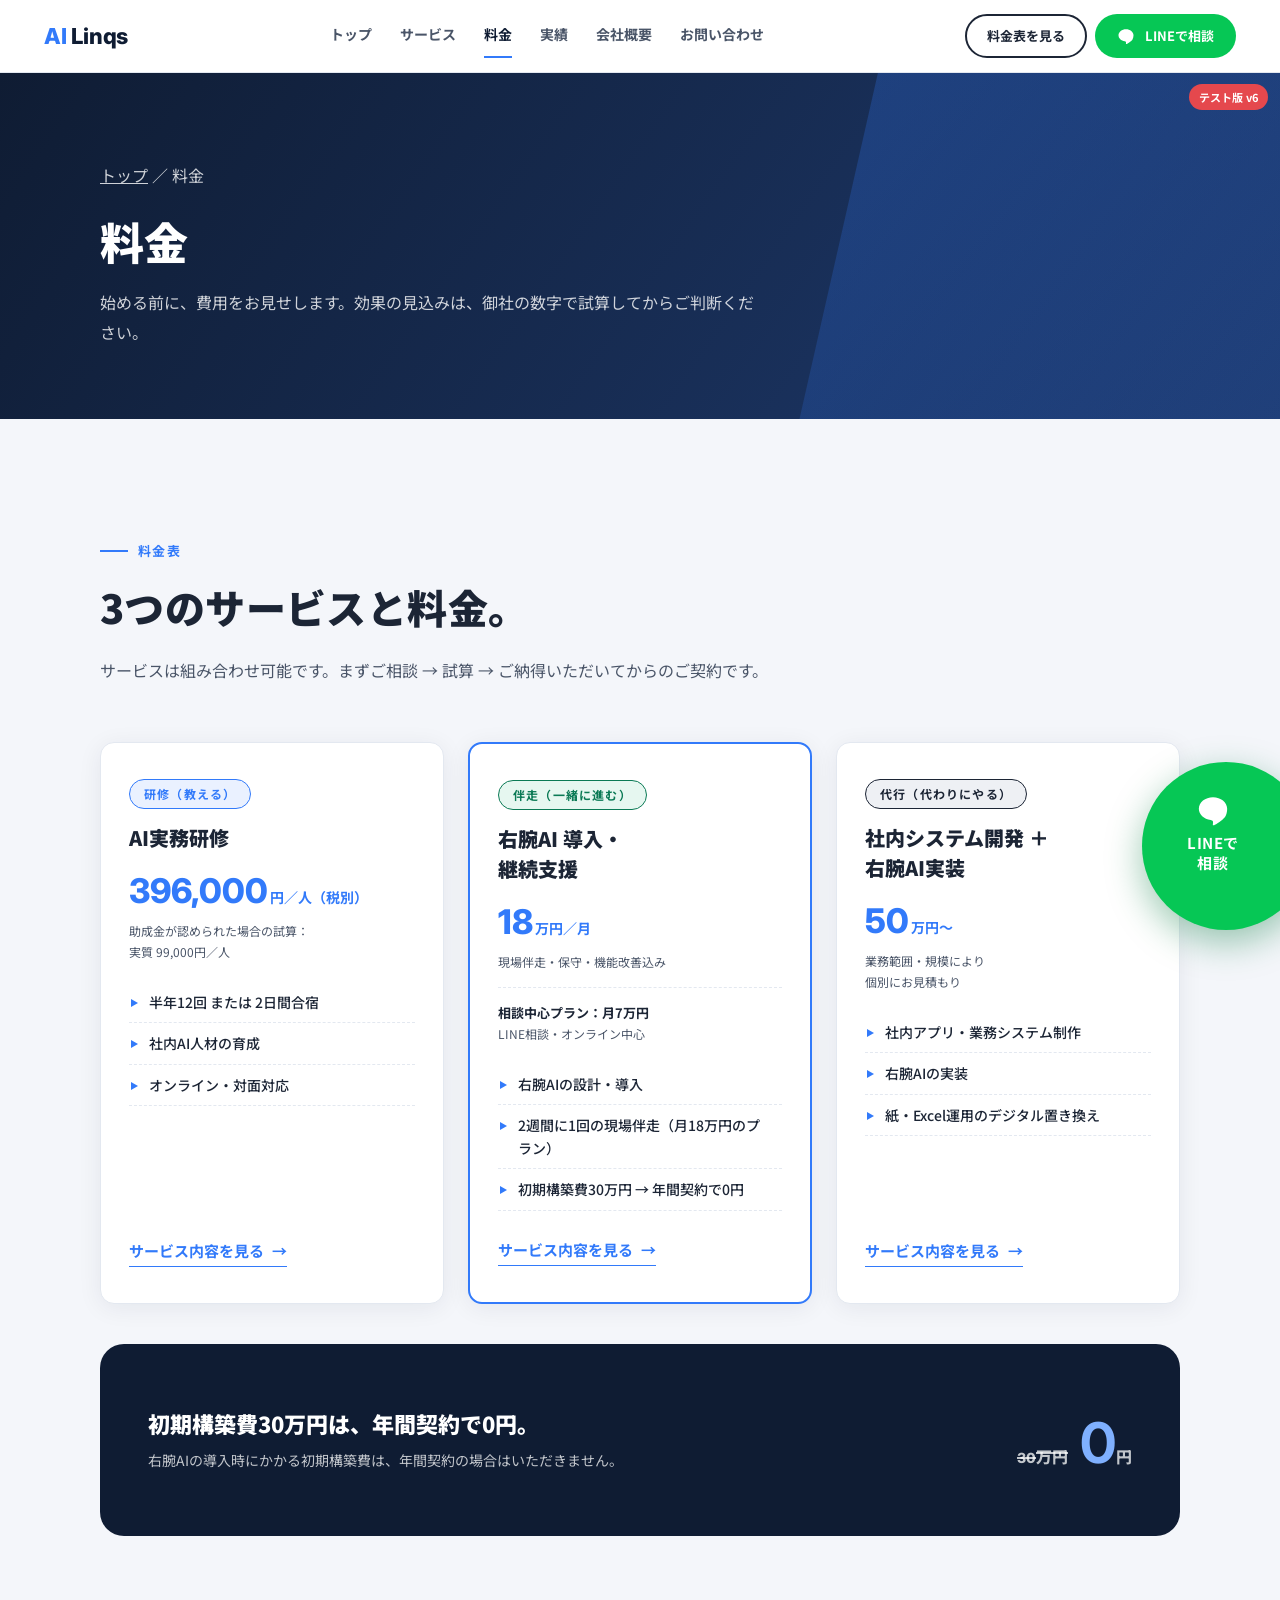
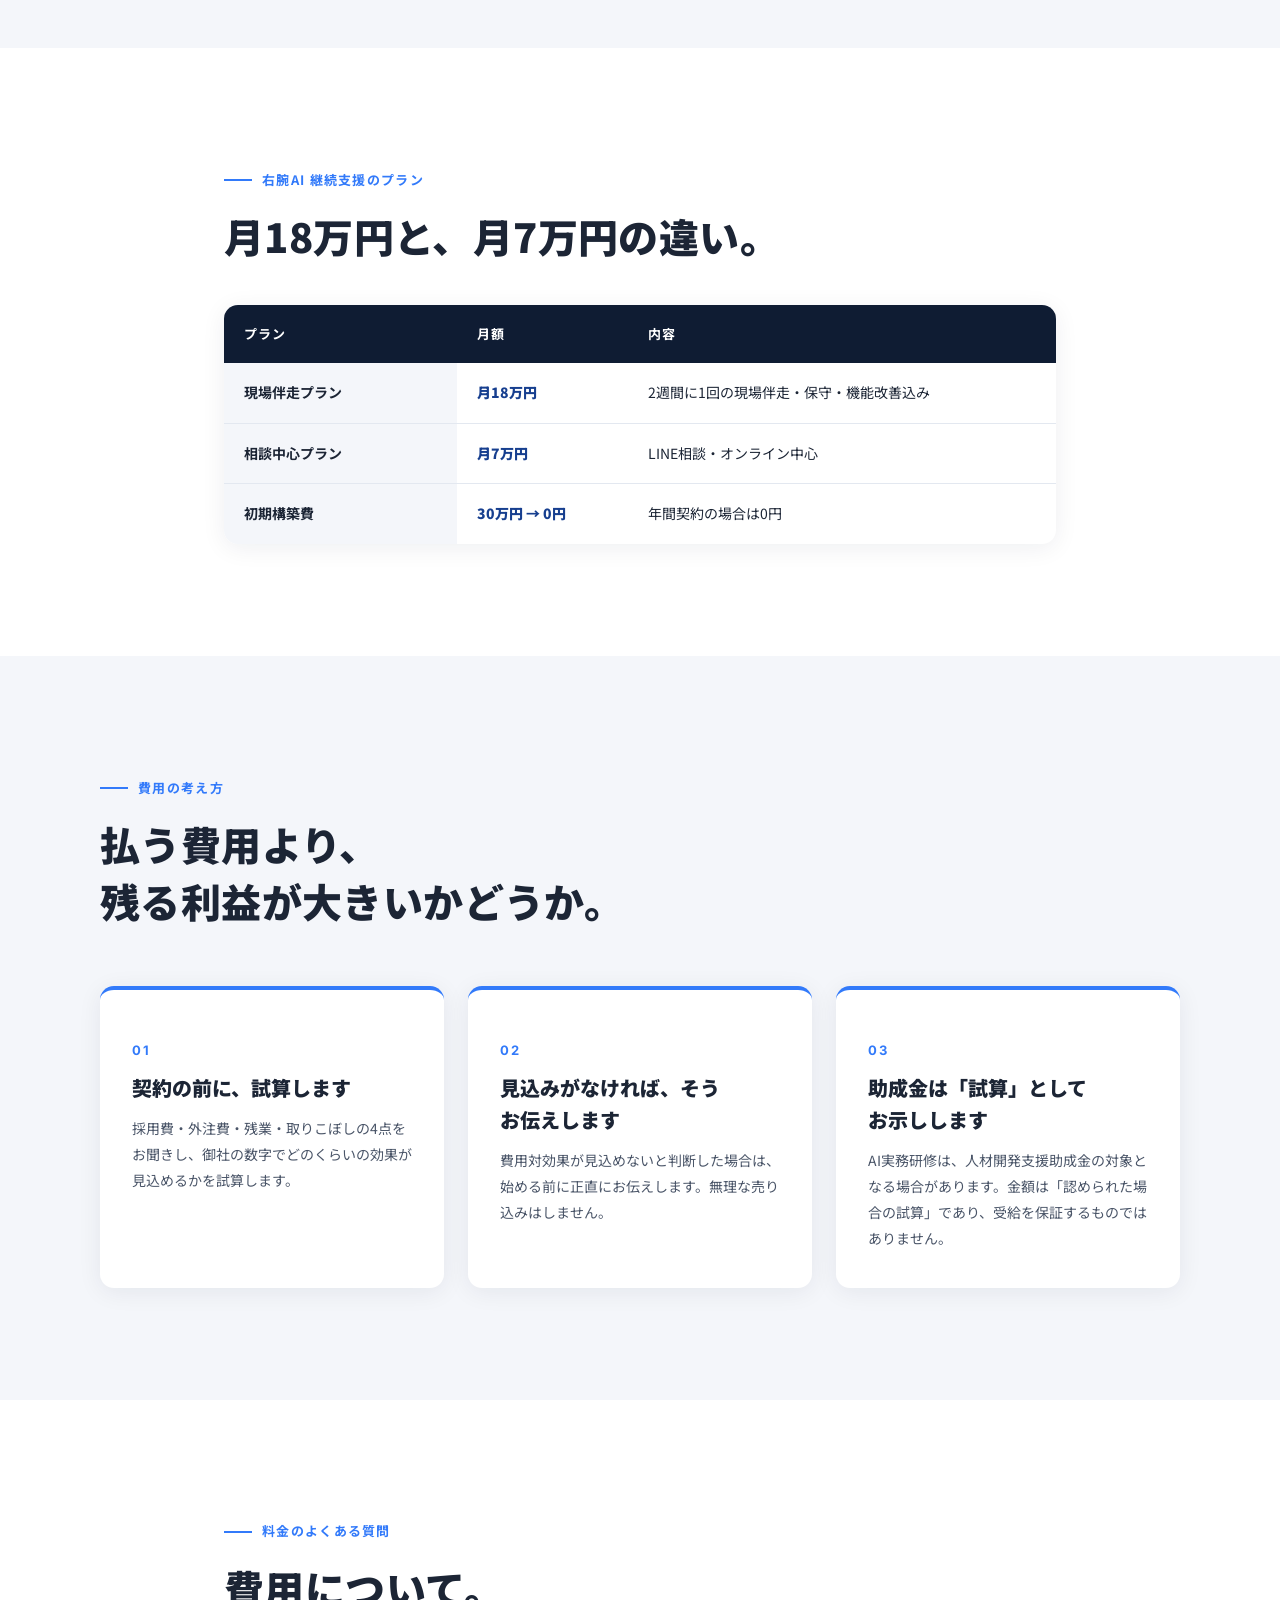
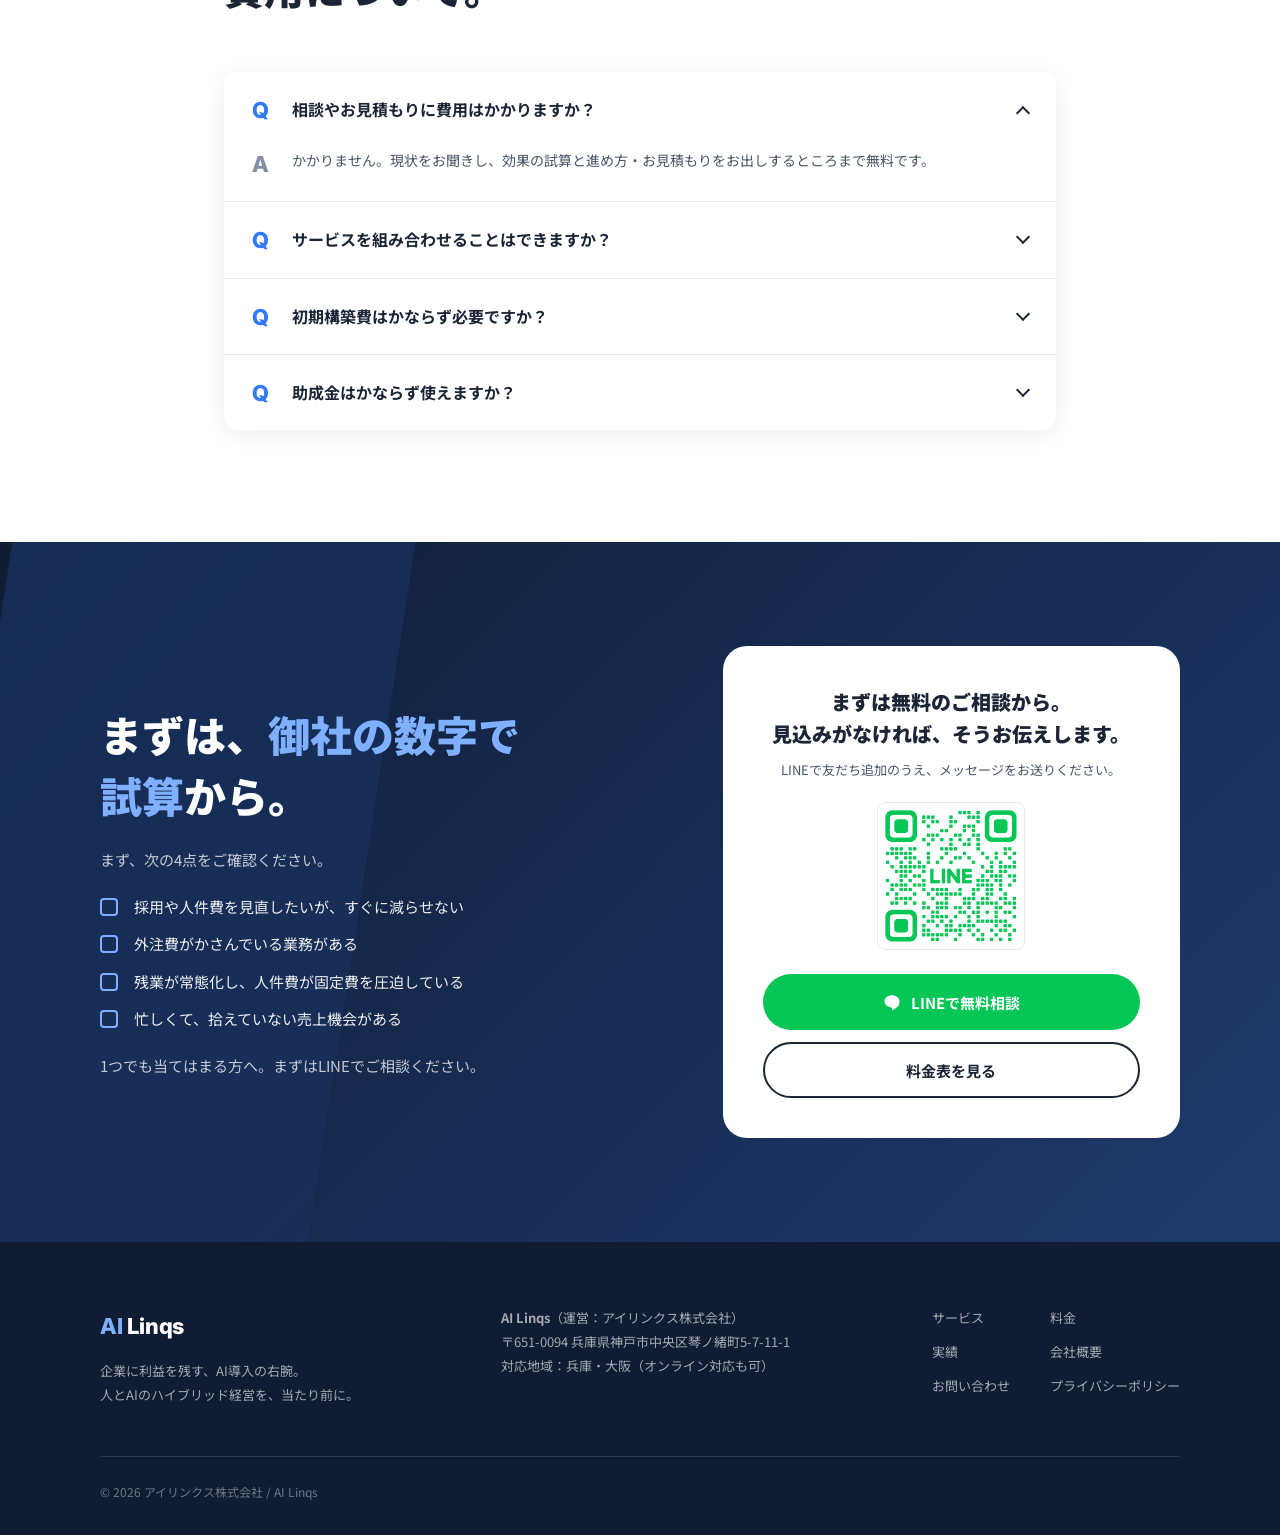
<file: price.html>
<!DOCTYPE html>
<html lang="ja">
<head>
<meta charset="UTF-8">
<meta name="viewport" content="width=device-width, initial-scale=1">
<meta name="robots" content="noindex,nofollow">
<meta name="theme-color" content="#0F1C33">
<title>料金｜AI Linqs</title>
<meta name="description" content="AI実務研修 396,000円／人（税別）、右腕AIの継続支援 月7万円・月18万円、社内システム開発 50万円〜。初期構築費30万円は年間契約で0円。始める前に、費用をお見せします。">
<link rel="icon" sizes="32x32" href="assets/favicon-32.png">
<link rel="icon" sizes="192x192" href="assets/favicon-192.png">
<link rel="apple-touch-icon" sizes="180x180" href="assets/favicon-180.png">
<link rel="preconnect" href="https://fonts.googleapis.com">
<link rel="preconnect" href="https://fonts.gstatic.com" crossorigin>
<link href="https://fonts.googleapis.com/css2?family=Inter:wght@700;800&amp;family=Noto+Sans+JP:wght@400;500;700;900&amp;display=swap" rel="stylesheet">
<link rel="stylesheet" href="css/style.css?v=69">
<script src="js/main.js?v=69" defer></script>
</head>
<body>
<a class="skip" href="#main">本文へスキップ</a>
<header class="site-header">
  <div class="header-inner">
    <a class="logo" href="index.html" aria-label="AI Linqs トップへ"><b>AI</b> Linqs</a>
    <nav class="gnav" aria-label="グローバルナビゲーション"><a href="index.html">トップ</a><a href="service.html">サービス</a><a href="price.html" class="is-active" aria-current="page">料金</a><a href="works.html">実績</a><a href="about.html">会社概要</a><a href="contact.html">お問い合わせ</a></nav>
    <div class="header-end">
      <a class="btn btn--ghost btn--s" href="price.html">料金表を見る</a>
      <a class="btn btn--line btn--s" href="contact.html#contact" data-line-cta><svg viewBox="0 0 24 24" fill="currentColor" aria-hidden="true"><path d="M12 3C6.5 3 2 6.6 2 11.1c0 4 3.6 7.4 8.400 8 .6.1 1.300.4 1.500.8.2.4.1 1 .1 1.400l-.1.800c0 .3-.2 1 .900.600s5.700-3.400 7.700-5.800C21.500 15.300 22 13.300 22 11.100 22 6.600 17.500 3 12 3z"/></svg>LINEで相談</a>
      <button class="burger" id="burger" type="button" aria-label="メニューを開く" aria-expanded="false" aria-controls="spMenu"><span></span><span></span></button>
    </div>
  </div>
  <nav class="sp-menu" id="spMenu" aria-label="スマートフォン用メニュー" hidden>
    <a href="index.html">トップ</a><a href="service.html">サービス</a><a href="price.html" class="is-active" aria-current="page">料金</a><a href="works.html">実績</a><a href="about.html">会社概要</a><a href="contact.html">お問い合わせ</a>
    <div class="btn-row"><a class="btn btn--line " href="contact.html#contact" data-line-cta><svg viewBox="0 0 24 24" fill="currentColor" aria-hidden="true"><path d="M12 3C6.5 3 2 6.6 2 11.1c0 4 3.6 7.4 8.400 8 .6.1 1.300.4 1.500.8.2.4.1 1 .1 1.400l-.1.800c0 .3-.2 1 .900.600s5.700-3.400 7.700-5.800C21.500 15.300 22 13.300 22 11.100 22 6.600 17.500 3 12 3z"/></svg>LINEで相談</a><a class="btn btn--ghost " href="price.html">料金表を見る</a></div>
  </nav>
</header>
<main id="main">
<section class="page-band">
  <div class="container">
    <p class="crumb"><a href="index.html">トップ</a> ／ 料金</p>
    <h1>料金</h1>
    <p>始める前に、費用をお見せします。効果の見込みは、御社の数字で試算してからご判断ください。</p>
  </div>
</section>
<section class="section section--bg">
  <div class="container">
    <p class="sec-label">料金表</p>
    <h2 class="sec-title">3つのサービスと料金。</h2>
    <p class="sec-lead">サービスは組み合わせ可能です。まずご相談 → 試算 → ご納得いただいてからのご契約です。</p>
    <div class="plan-cards mt-56">
      <article class="plan reveal" id="coaching">
        <span class="badge badge--coaching">研修（教える）</span>
        <h3>AI実務研修</h3>
        <p class="price">396,000<small>円／人（税別）</small></p>
        <p class="price-note">助成金が認められた場合の試算：<br>実質 99,000円／人</p>
        <ul class="dash-list"><li>半年12回 または 2日間合宿</li><li>社内AI人材の育成</li><li>オンライン・対面対応</li></ul>
        <div class="plan-foot"><a class="text-link" href="service.html#coaching">サービス内容を見る</a></div>
      </article>
      <article class="plan is-main reveal" id="banso">
        <span class="badge badge--banso">伴走（一緒に進む）</span>
        <h3>右腕AI 導入・<br>継続支援</h3>
        <p class="price">18<small>万円／月</small></p>
        <p class="price-note">現場伴走・保守・機能改善込み</p>
        <p class="price-sub">相談中心プラン：月7万円<span>LINE相談・オンライン中心</span></p>
        <ul class="dash-list"><li>右腕AIの設計・導入</li><li>2週間に1回の現場伴走（月18万円のプラン）</li><li>初期構築費30万円 → 年間契約で0円</li></ul>
        <div class="plan-foot"><a class="text-link" href="service.html#banso">サービス内容を見る</a></div>
      </article>
      <article class="plan reveal" id="daiko">
        <span class="badge badge--daiko">代行（代わりにやる）</span>
        <h3>社内システム開発 ＋<br>右腕AI実装</h3>
        <p class="price">50<small>万円〜</small></p>
        <p class="price-note">業務範囲・規模により<br>個別にお見積もり</p>
        <ul class="dash-list"><li>社内アプリ・業務システム制作</li><li>右腕AIの実装</li><li>紙・Excel運用のデジタル置き換え</li></ul>
        <div class="plan-foot"><a class="text-link" href="service.html#daiko">サービス内容を見る</a></div>
      </article>
    </div>
    <div class="zero mt-40 reveal">
      <div><h3>初期構築費30万円は、年間契約で0円。</h3><p>右腕AIの導入時にかかる初期構築費は、年間契約の場合はいただきません。</p></div>
      <p class="zero-num" aria-label="30万円が0円に"><s>30<small>万円</small></s><b>0</b><small>円</small></p>
    </div>
  </div>
</section>

<section class="section">
  <div class="container container--narrow">
    <p class="sec-label">右腕AI 継続支援のプラン</p>
    <h2 class="sec-title">月18万円と、月7万円の違い。</h2>
    <div class="table-wrap mt-40 reveal">
      <table class="t">
        <thead><tr><th scope="col">プラン</th><th scope="col">月額</th><th scope="col">内容</th></tr></thead>
        <tbody>
          <tr><th scope="row">現場伴走プラン</th><td class="to">月18万円</td><td>2週間に1回の現場伴走・保守・機能改善込み</td></tr>
          <tr><th scope="row">相談中心プラン</th><td class="to">月7万円</td><td>LINE相談・オンライン中心</td></tr>
          <tr><th scope="row">初期構築費</th><td class="to">30万円 → 0円</td><td>年間契約の場合は0円</td></tr>
        </tbody>
      </table>
    </div>
  </div>
</section>

<section class="section section--bg">
  <div class="container">
    <p class="sec-label">費用の考え方</p>
    <h2 class="sec-title">払う費用より、<br>残る利益が大きいかどうか。</h2>
    <div class="grid-3 mt-56">
      <article class="mvv reveal"><p class="k">01</p><h3>契約の前に、試算します</h3><p>採用費・外注費・残業・取りこぼしの4点をお聞きし、御社の数字でどのくらいの効果が見込めるかを試算します。</p></article>
      <article class="mvv reveal"><p class="k">02</p><h3>見込みがなければ、そうお伝えします</h3><p>費用対効果が見込めないと判断した場合は、始める前に正直にお伝えします。無理な売り込みはしません。</p></article>
      <article class="mvv reveal"><p class="k">03</p><h3>助成金は「試算」としてお示しします</h3><p>AI実務研修は、人材開発支援助成金の対象となる場合があります。金額は「認められた場合の試算」であり、受給を保証するものではありません。</p></article>
    </div>
  </div>
</section>

<section class="section">
  <div class="container container--narrow">
    <p class="sec-label">料金のよくある質問</p>
    <h2 class="sec-title">費用について。</h2>
    <div class="faq mt-56">
      <details open><summary>相談やお見積もりに費用はかかりますか？</summary><div class="answer">かかりません。現状をお聞きし、効果の試算と進め方・お見積もりをお出しするところまで無料です。</div></details>
      <details><summary>サービスを組み合わせることはできますか？</summary><div class="answer">はい。研修・伴走・代行の組み合わせは、御社の状況に合わせて柔軟に設計します。まずは研修から始め、必要に応じて広げる進め方が多いです。</div></details>
      <details><summary>初期構築費はかならず必要ですか？</summary><div class="answer">右腕AIの導入時の初期構築費は30万円ですが、年間契約の場合は0円になります。</div></details>
      <details><summary>助成金はかならず使えますか？</summary><div class="answer">いいえ。助成金（人材開発支援助成金）は、要件を満たし、認められた場合に活用できるものです。記載の金額は試算であり、保証するものではありません。</div></details>
    </div>
  </div>
</section>
<section class="closing" id="closing">
  <div class="closing-inner">
    <div>
      <h2>まずは、<em>御社の数字で試算</em>から。</h2>
      <p class="closing-lead">まず、次の4点をご確認ください。</p>
      <ul class="box-list">
        <li>採用や人件費を見直したいが、すぐに減らせない</li>
        <li>外注費がかさんでいる業務がある</li>
        <li>残業が常態化し、人件費が固定費を圧迫している</li>
        <li>忙しくて、拾えていない売上機会がある</li>
      </ul>
      <p class="closing-lead">1つでも当てはまる方へ。まずはLINEでご相談ください。</p>
    </div>
    <div class="closing-card">
      <h3>まずは無料のご相談から。<br>見込みがなければ、そうお伝えします。</h3>
      <p>LINEで友だち追加のうえ、メッセージをお送りください。</p>
      <img src="assets/line-qr.png" alt="AI Linqs LINE公式アカウントのQRコード" width="148" height="148" loading="lazy">
      <div class="btn-row"><a class="btn btn--line " href="contact.html#contact" data-line-cta><svg viewBox="0 0 24 24" fill="currentColor" aria-hidden="true"><path d="M12 3C6.5 3 2 6.6 2 11.1c0 4 3.6 7.4 8.400 8 .6.1 1.300.4 1.500.8.2.4.1 1 .1 1.400l-.1.800c0 .3-.2 1 .900.600s5.700-3.400 7.700-5.800C21.500 15.300 22 13.300 22 11.100 22 6.600 17.500 3 12 3z"/></svg>LINEで無料相談</a><a class="btn btn--ghost " href="price.html">料金表を見る</a></div>
    </div>
  </div>
</section>
</main>
<footer class="footer">
  <div class="container">
    <div class="footer-grid">
      <div>
        <a class="logo" href="index.html" aria-label="AI Linqs トップへ"><b>AI</b> Linqs</a>
        <p class="footer-desc">企業に利益を残す、AI導入の右腕。<br>人とAIのハイブリッド経営を、当たり前に。</p>
      </div>
      <div>
        <p><strong>AI Linqs</strong>（運営：アイリンクス株式会社）</p>
        <p>〒651-0094 兵庫県神戸市中央区琴ノ緒町5-7-11-1</p>
        <p>対応地域：兵庫・大阪（オンライン対応も可）</p>
      </div>
      <nav class="footer-nav" aria-label="フッターナビゲーション">
        <a href="service.html">サービス</a><a href="price.html">料金</a>
        <a href="works.html">実績</a><a href="about.html">会社概要</a>
        <a href="contact.html">お問い合わせ</a><a href="privacy.html">プライバシーポリシー</a>
      </nav>
    </div>
    <p class="footer-copy">&copy; 2026 アイリンクス株式会社 / AI Linqs</p>
  </div>
</footer>
<div class="sticky-cta" id="stickyCta" hidden><a class="btn btn--line " href="contact.html#contact" data-line-cta><svg viewBox="0 0 24 24" fill="currentColor" aria-hidden="true"><path d="M12 3C6.5 3 2 6.6 2 11.1c0 4 3.6 7.4 8.400 8 .6.1 1.300.4 1.500.8.2.4.1 1 .1 1.400l-.1.800c0 .3-.2 1 .900.600s5.700-3.400 7.700-5.800C21.500 15.300 22 13.300 22 11.100 22 6.600 17.500 3 12 3z"/></svg>LINEで相談</a><a class="btn btn--ghost " href="price.html">料金表を見る</a></div>
<div class="test-badge" id="testBadge" hidden>テスト版 v6</div>
</body>
</html>
</file>
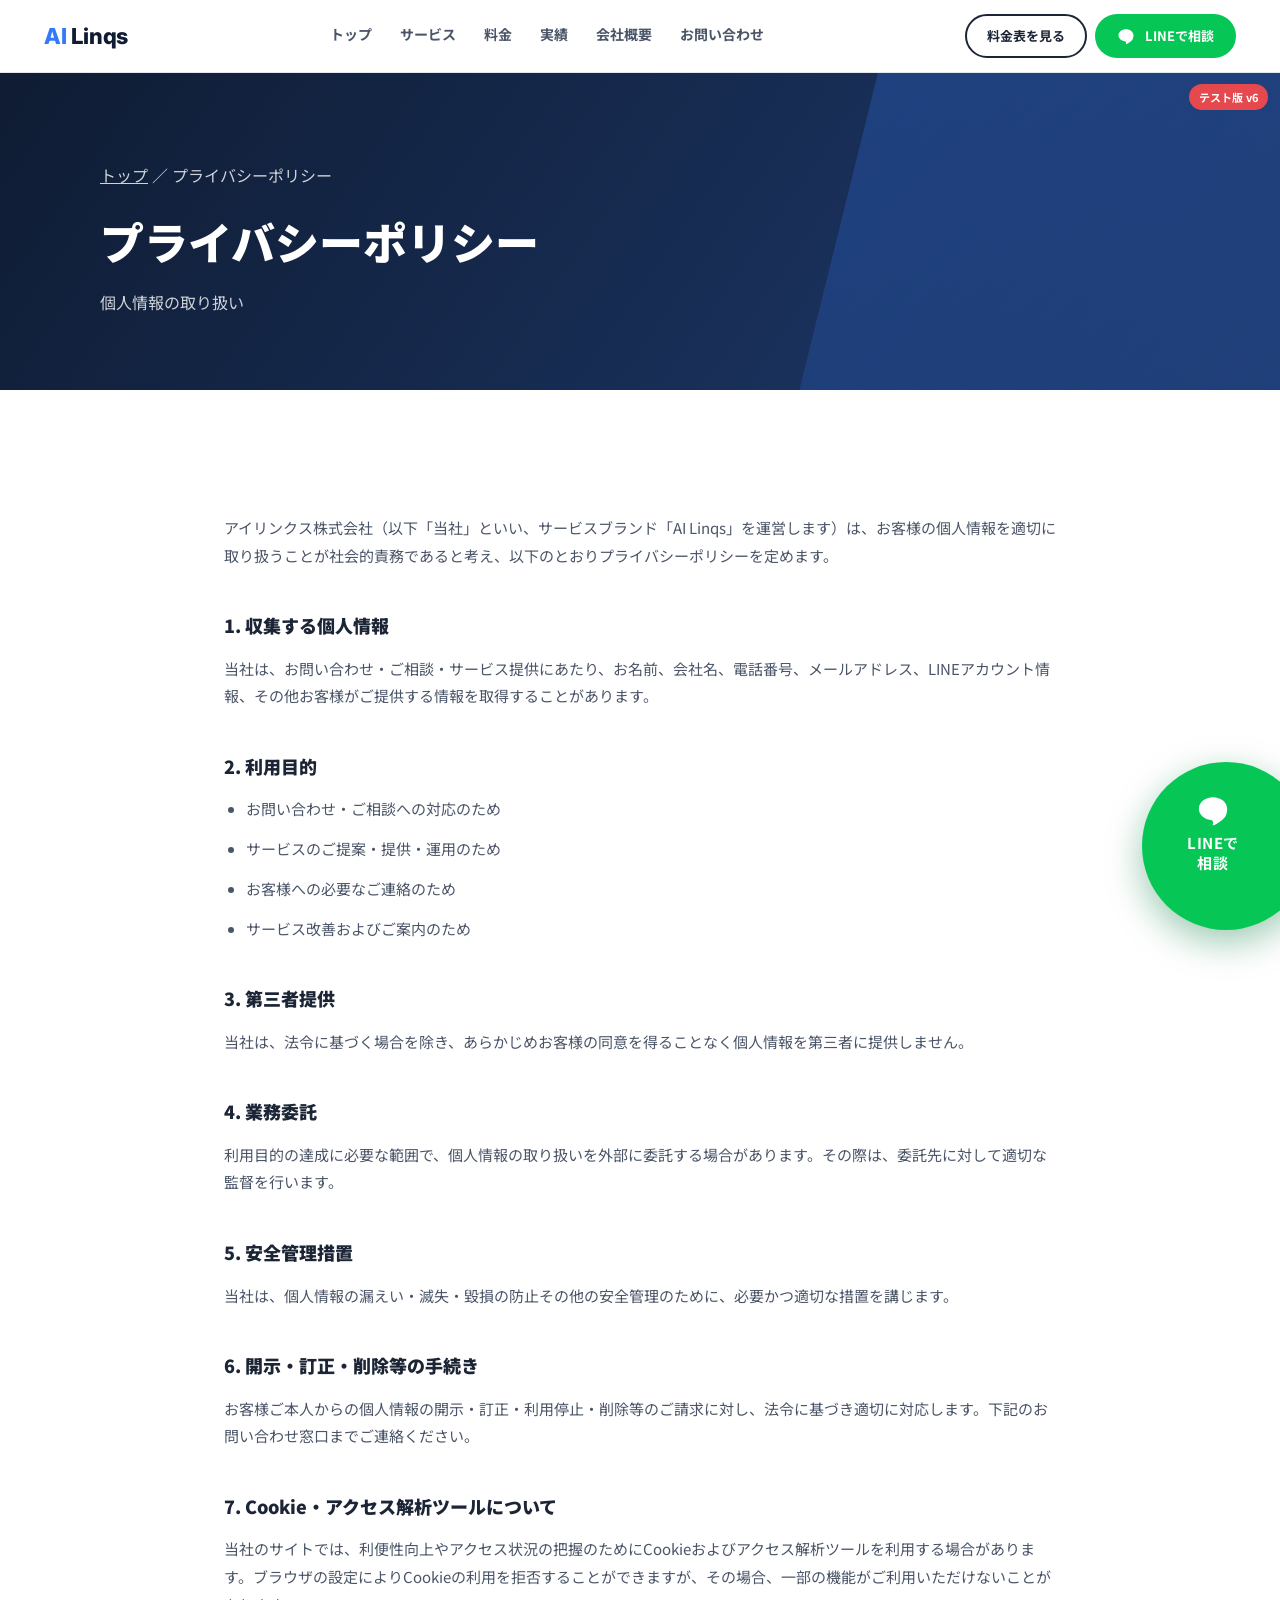
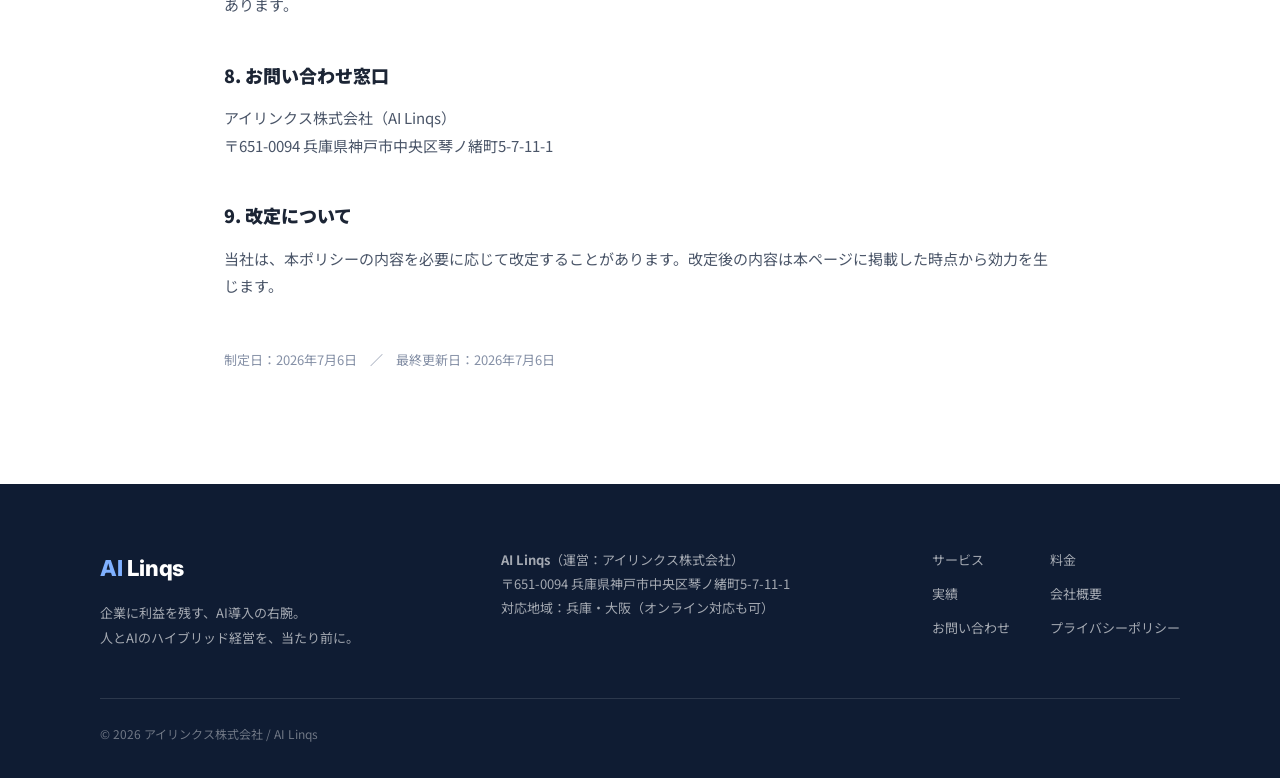
<file: privacy.html>
<!DOCTYPE html>
<html lang="ja">
<head>
<meta charset="UTF-8">
<meta name="viewport" content="width=device-width, initial-scale=1">
<meta name="robots" content="noindex,nofollow">
<meta name="theme-color" content="#0F1C33">
<title>プライバシーポリシー｜AI Linqs</title>
<meta name="description" content="アイリンクス株式会社（AI Linqs）のプライバシーポリシー。">
<link rel="icon" sizes="32x32" href="assets/favicon-32.png">
<link rel="icon" sizes="192x192" href="assets/favicon-192.png">
<link rel="apple-touch-icon" sizes="180x180" href="assets/favicon-180.png">
<link rel="preconnect" href="https://fonts.googleapis.com">
<link rel="preconnect" href="https://fonts.gstatic.com" crossorigin>
<link href="https://fonts.googleapis.com/css2?family=Inter:wght@700;800&amp;family=Noto+Sans+JP:wght@400;500;700;900&amp;display=swap" rel="stylesheet">
<link rel="stylesheet" href="css/style.css?v=69">
<script src="js/main.js?v=69" defer></script>
</head>
<body>
<a class="skip" href="#main">本文へスキップ</a>
<header class="site-header">
  <div class="header-inner">
    <a class="logo" href="index.html" aria-label="AI Linqs トップへ"><b>AI</b> Linqs</a>
    <nav class="gnav" aria-label="グローバルナビゲーション"><a href="index.html">トップ</a><a href="service.html">サービス</a><a href="price.html">料金</a><a href="works.html">実績</a><a href="about.html">会社概要</a><a href="contact.html">お問い合わせ</a></nav>
    <div class="header-end">
      <a class="btn btn--ghost btn--s" href="price.html">料金表を見る</a>
      <a class="btn btn--line btn--s" href="contact.html#contact" data-line-cta><svg viewBox="0 0 24 24" fill="currentColor" aria-hidden="true"><path d="M12 3C6.5 3 2 6.6 2 11.1c0 4 3.6 7.4 8.400 8 .6.1 1.300.4 1.500.8.2.4.1 1 .1 1.400l-.1.800c0 .3-.2 1 .900.600s5.700-3.400 7.700-5.800C21.500 15.300 22 13.300 22 11.100 22 6.600 17.500 3 12 3z"/></svg>LINEで相談</a>
      <button class="burger" id="burger" type="button" aria-label="メニューを開く" aria-expanded="false" aria-controls="spMenu"><span></span><span></span></button>
    </div>
  </div>
  <nav class="sp-menu" id="spMenu" aria-label="スマートフォン用メニュー" hidden>
    <a href="index.html">トップ</a><a href="service.html">サービス</a><a href="price.html">料金</a><a href="works.html">実績</a><a href="about.html">会社概要</a><a href="contact.html">お問い合わせ</a>
    <div class="btn-row"><a class="btn btn--line " href="contact.html#contact" data-line-cta><svg viewBox="0 0 24 24" fill="currentColor" aria-hidden="true"><path d="M12 3C6.5 3 2 6.6 2 11.1c0 4 3.6 7.4 8.400 8 .6.1 1.300.4 1.500.8.2.4.1 1 .1 1.400l-.1.800c0 .3-.2 1 .900.600s5.700-3.400 7.700-5.800C21.500 15.300 22 13.300 22 11.100 22 6.600 17.500 3 12 3z"/></svg>LINEで相談</a><a class="btn btn--ghost " href="price.html">料金表を見る</a></div>
  </nav>
</header>
<main id="main">
<section class="page-band">
  <div class="container">
    <p class="crumb"><a href="index.html">トップ</a> ／ プライバシーポリシー</p>
    <h1>プライバシーポリシー</h1>
    <p>個人情報の取り扱い</p>
  </div>
</section>
<section class="section" id="privacy">
  <div class="container container--narrow">
    <div class="privacy-prose">
    
    <p>アイリンクス株式会社（以下「当社」といい、サービスブランド「AI Linqs」を運営します）は、お客様の個人情報を適切に取り扱うことが社会的責務であると考え、以下のとおりプライバシーポリシーを定めます。</p>

    <h3>1. 収集する個人情報</h3>
    <p>当社は、お問い合わせ・ご相談・サービス提供にあたり、お名前、会社名、電話番号、メールアドレス、LINEアカウント情報、その他お客様がご提供する情報を取得することがあります。</p>

    <h3>2. 利用目的</h3>
    <ul>
      <li>お問い合わせ・ご相談への対応のため</li>
      <li>サービスのご提案・提供・運用のため</li>
      <li>お客様への必要なご連絡のため</li>
      <li>サービス改善およびご案内のため</li>
    </ul>

    <h3>3. 第三者提供</h3>
    <p>当社は、法令に基づく場合を除き、あらかじめお客様の同意を得ることなく個人情報を第三者に提供しません。</p>

    <h3>4. 業務委託</h3>
    <p>利用目的の達成に必要な範囲で、個人情報の取り扱いを外部に委託する場合があります。その際は、委託先に対して適切な監督を行います。</p>

    <h3>5. 安全管理措置</h3>
    <p>当社は、個人情報の漏えい・滅失・毀損の防止その他の安全管理のために、必要かつ適切な措置を講じます。</p>

    <h3>6. 開示・訂正・削除等の手続き</h3>
    <p>お客様ご本人からの個人情報の開示・訂正・利用停止・削除等のご請求に対し、法令に基づき適切に対応します。下記のお問い合わせ窓口までご連絡ください。</p>

    <h3>7. Cookie・アクセス解析ツールについて</h3>
    <p>当社のサイトでは、利便性向上やアクセス状況の把握のためにCookieおよびアクセス解析ツールを利用する場合があります。ブラウザの設定によりCookieの利用を拒否することができますが、その場合、一部の機能がご利用いただけないことがあります。</p>

    <h3>8. お問い合わせ窓口</h3>
    <p>アイリンクス株式会社（AI Linqs）<br>〒651-0094 兵庫県神戸市中央区琴ノ緒町5-7-11-1</p>

    <h3>9. 改定について</h3>
    <p>当社は、本ポリシーの内容を必要に応じて改定することがあります。改定後の内容は本ページに掲載した時点から効力を生じます。</p>

    <p class="modal__updated">制定日：2026年7月6日　／　最終更新日：2026年7月6日</p>
  </div>
  </div>
</section>
</main>
<footer class="footer">
  <div class="container">
    <div class="footer-grid">
      <div>
        <a class="logo" href="index.html" aria-label="AI Linqs トップへ"><b>AI</b> Linqs</a>
        <p class="footer-desc">企業に利益を残す、AI導入の右腕。<br>人とAIのハイブリッド経営を、当たり前に。</p>
      </div>
      <div>
        <p><strong>AI Linqs</strong>（運営：アイリンクス株式会社）</p>
        <p>〒651-0094 兵庫県神戸市中央区琴ノ緒町5-7-11-1</p>
        <p>対応地域：兵庫・大阪（オンライン対応も可）</p>
      </div>
      <nav class="footer-nav" aria-label="フッターナビゲーション">
        <a href="service.html">サービス</a><a href="price.html">料金</a>
        <a href="works.html">実績</a><a href="about.html">会社概要</a>
        <a href="contact.html">お問い合わせ</a><a href="privacy.html">プライバシーポリシー</a>
      </nav>
    </div>
    <p class="footer-copy">&copy; 2026 アイリンクス株式会社 / AI Linqs</p>
  </div>
</footer>
<div class="sticky-cta" id="stickyCta" hidden><a class="btn btn--line " href="contact.html#contact" data-line-cta><svg viewBox="0 0 24 24" fill="currentColor" aria-hidden="true"><path d="M12 3C6.5 3 2 6.6 2 11.1c0 4 3.6 7.4 8.400 8 .6.1 1.300.4 1.500.8.2.4.1 1 .1 1.400l-.1.800c0 .3-.2 1 .900.600s5.700-3.400 7.700-5.800C21.500 15.300 22 13.300 22 11.100 22 6.600 17.500 3 12 3z"/></svg>LINEで相談</a><a class="btn btn--ghost " href="price.html">料金表を見る</a></div>
<div class="test-badge" id="testBadge" hidden>テスト版 v6</div>
</body>
</html>
</file>
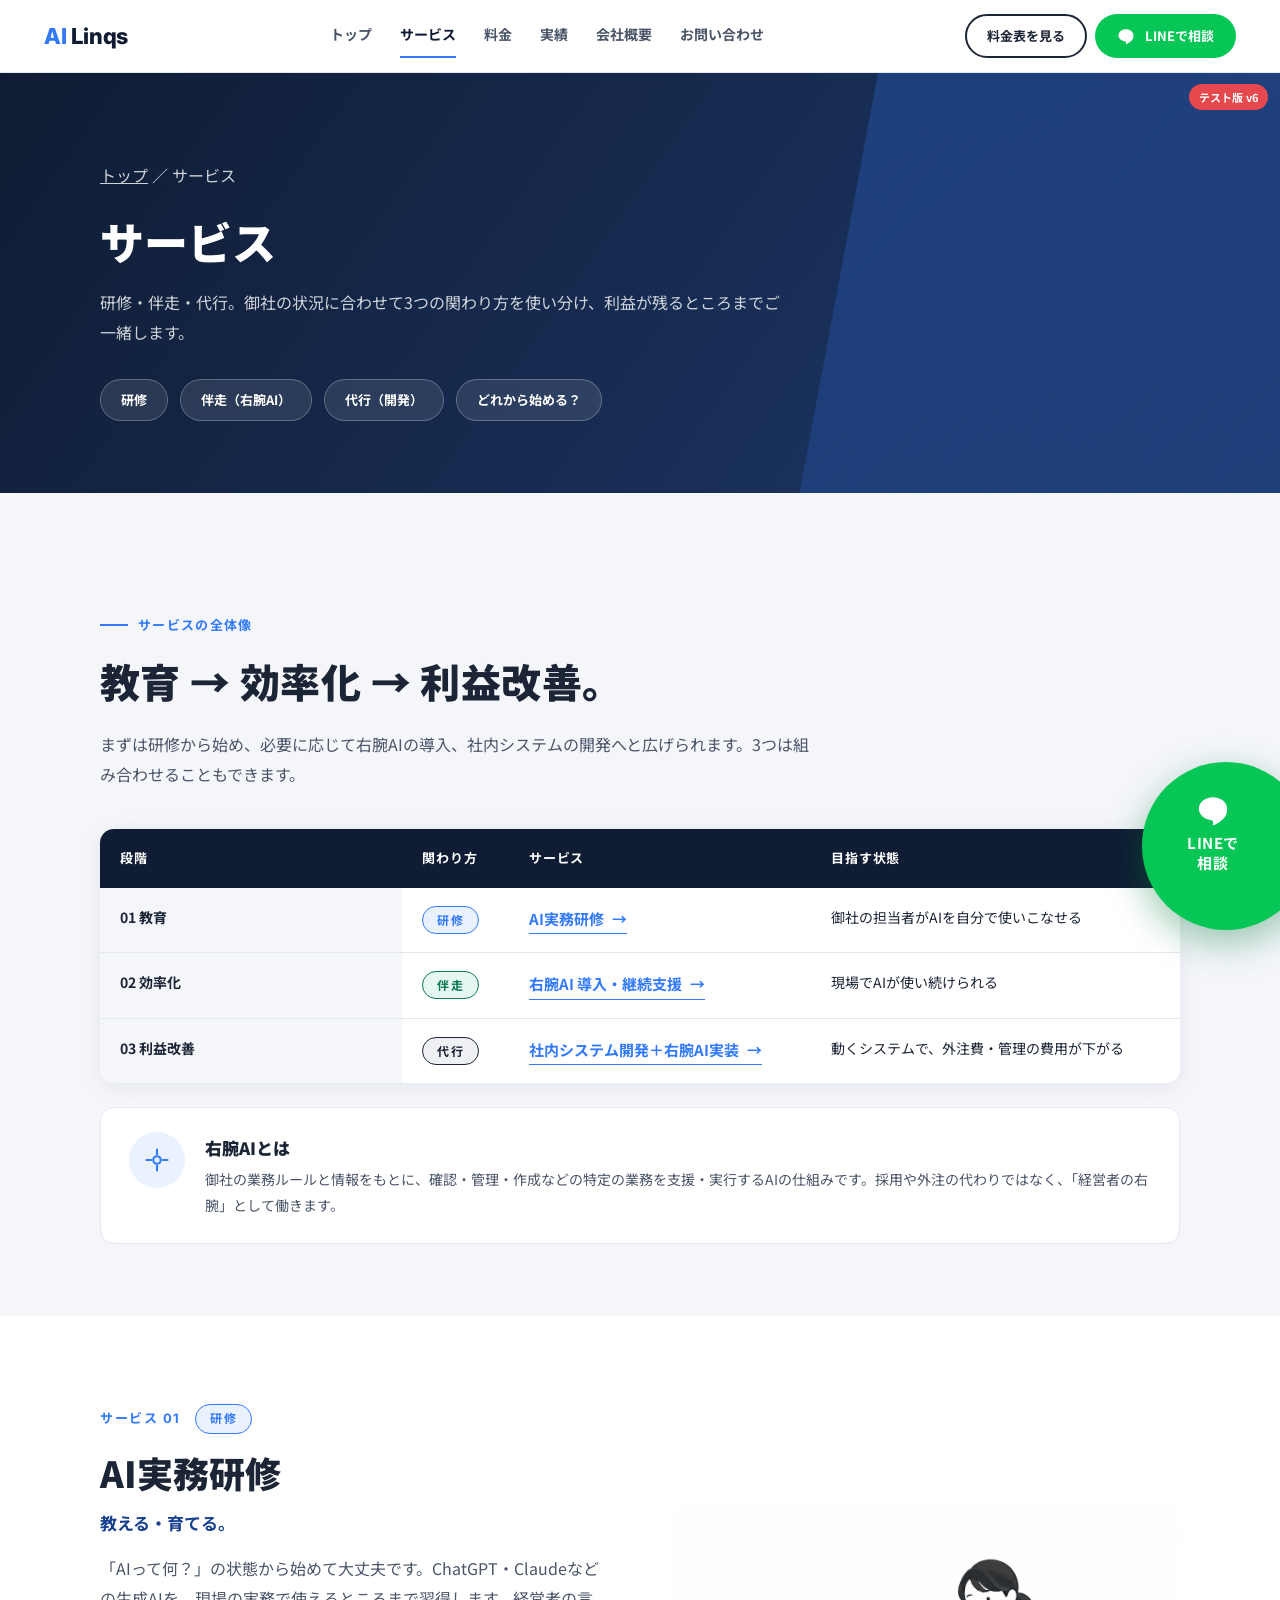
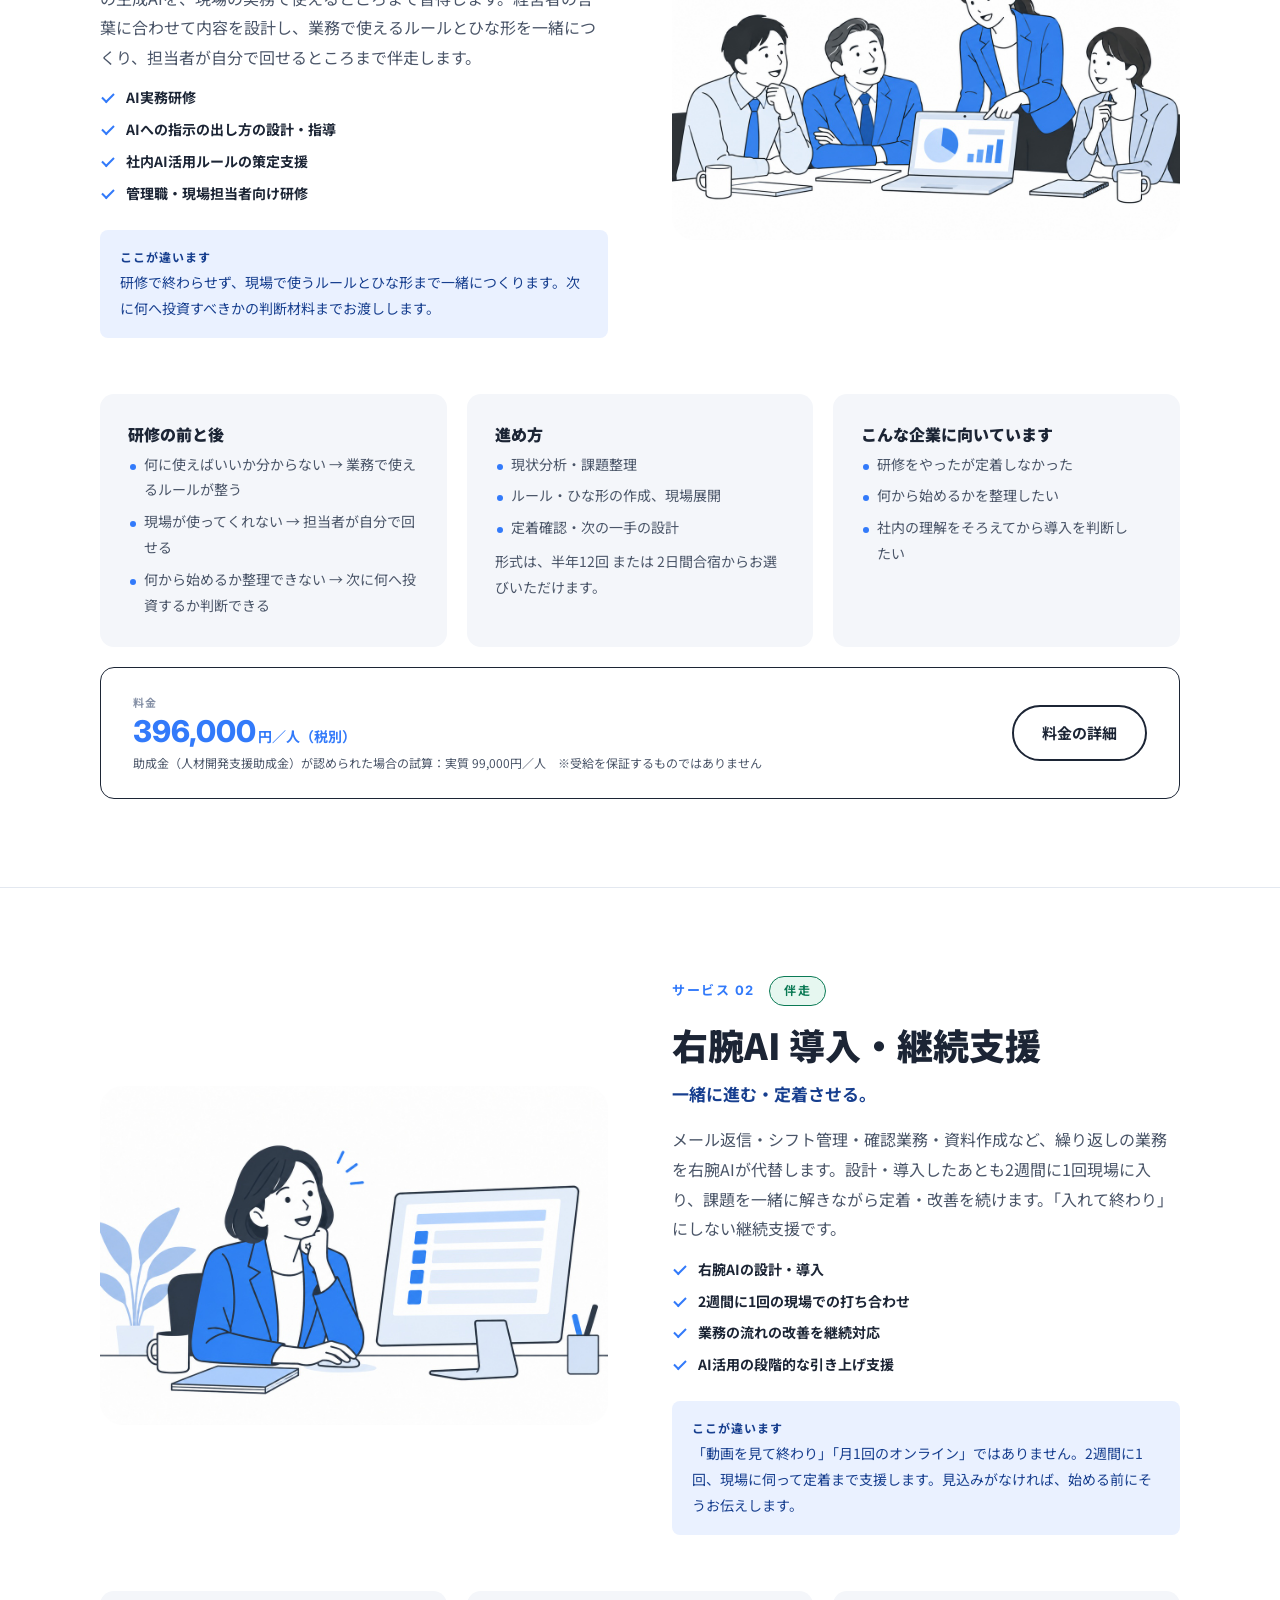
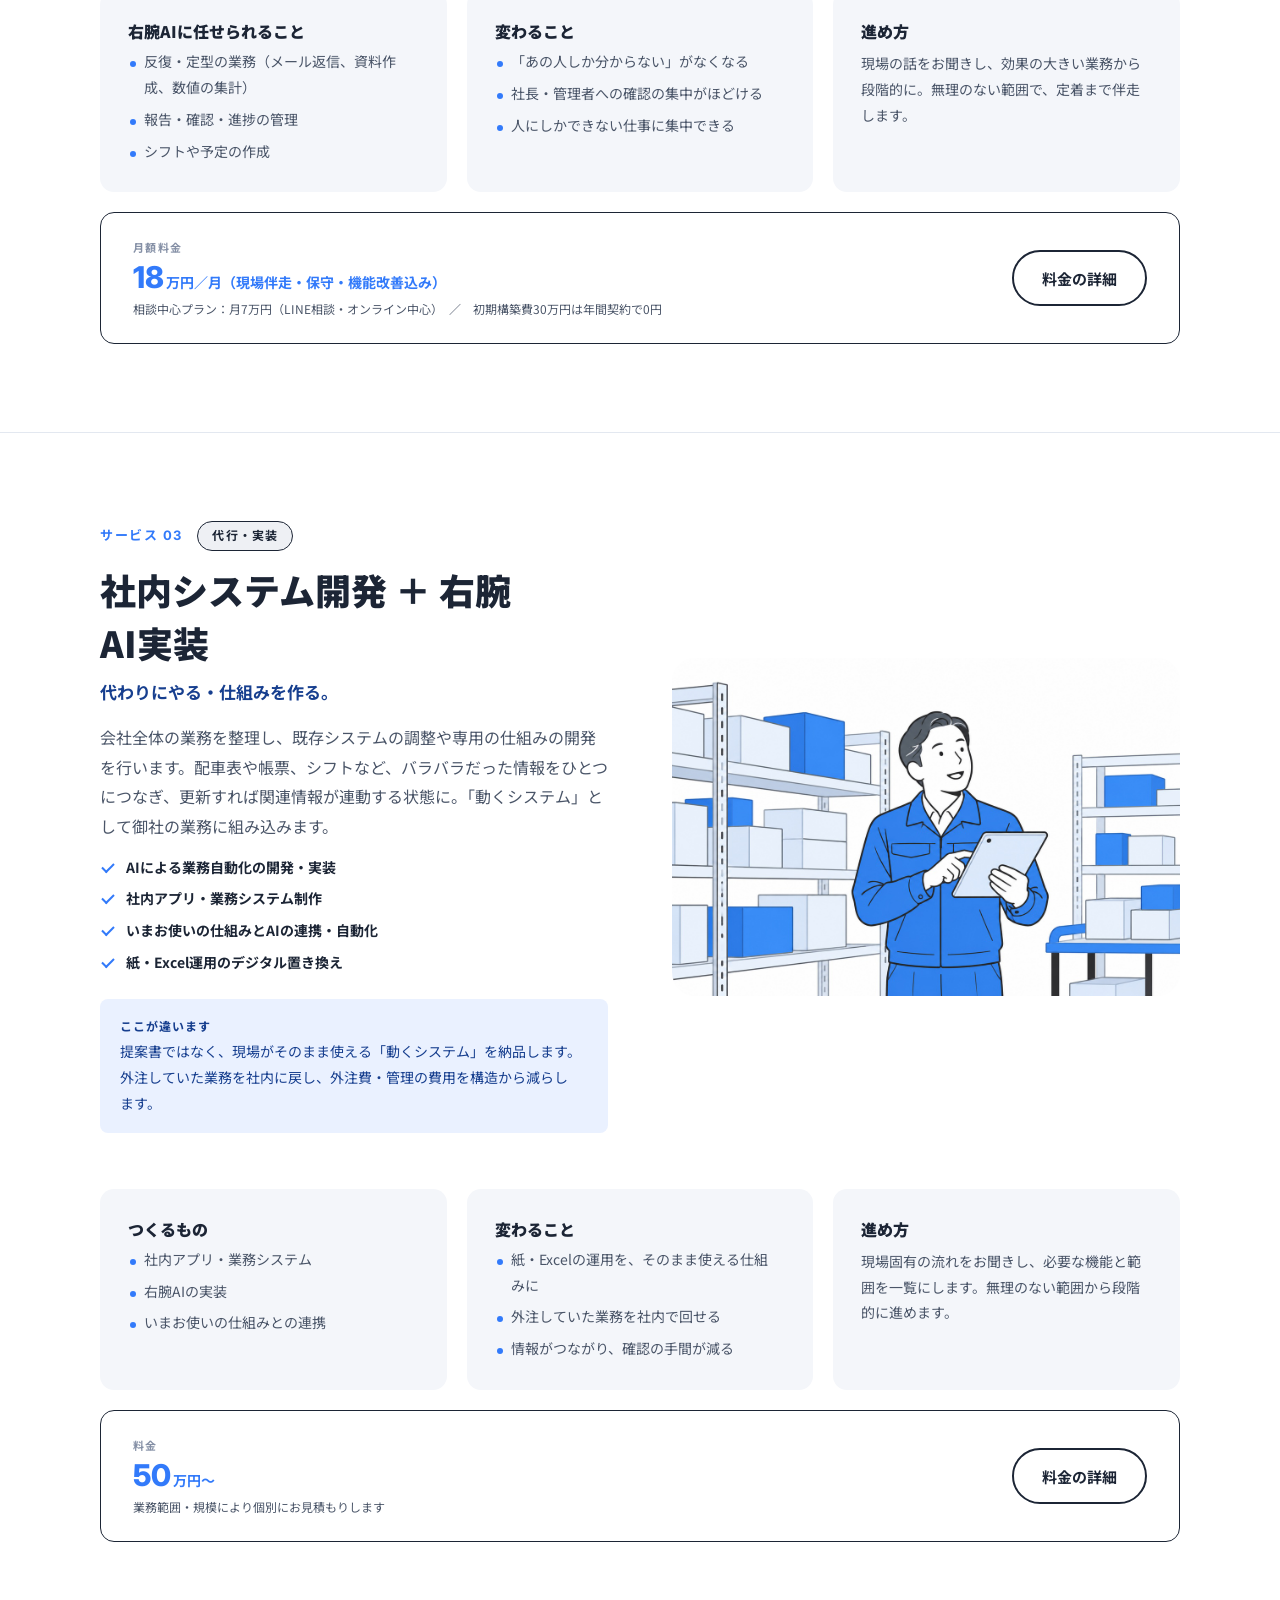
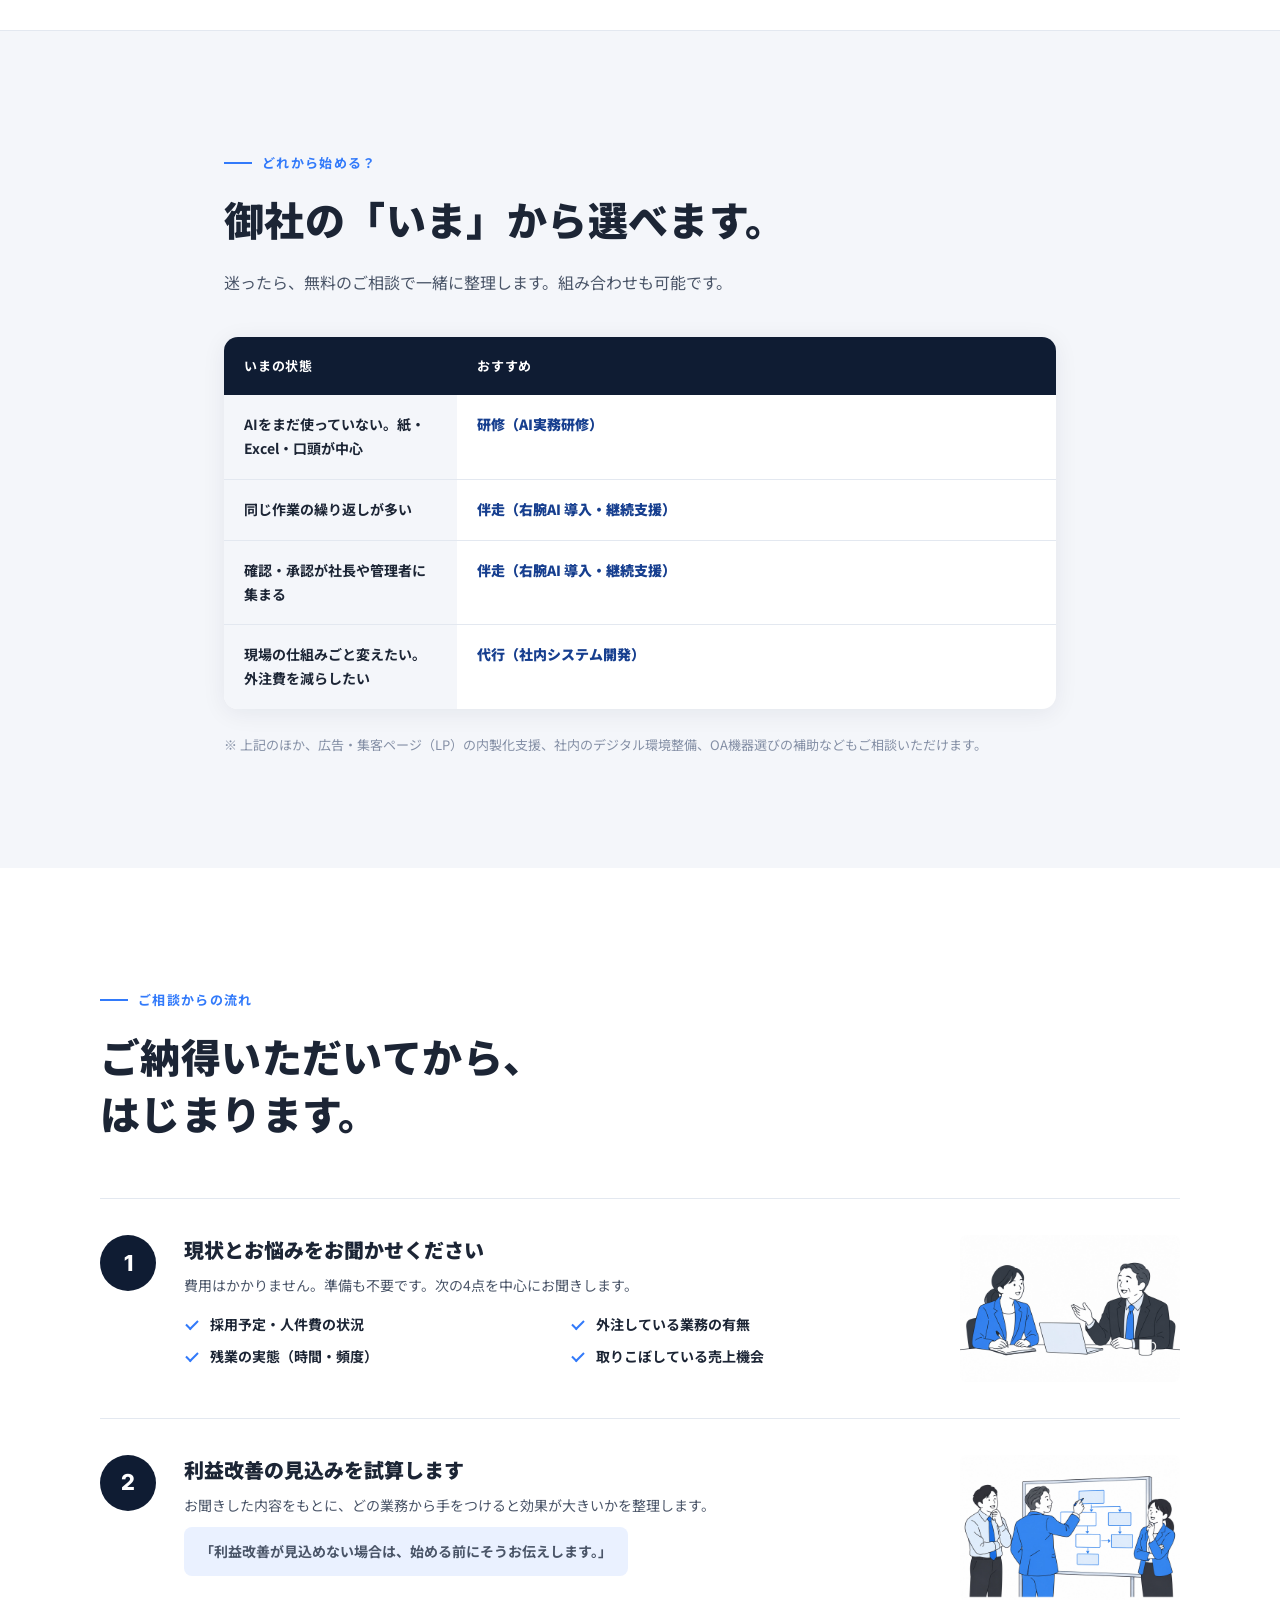
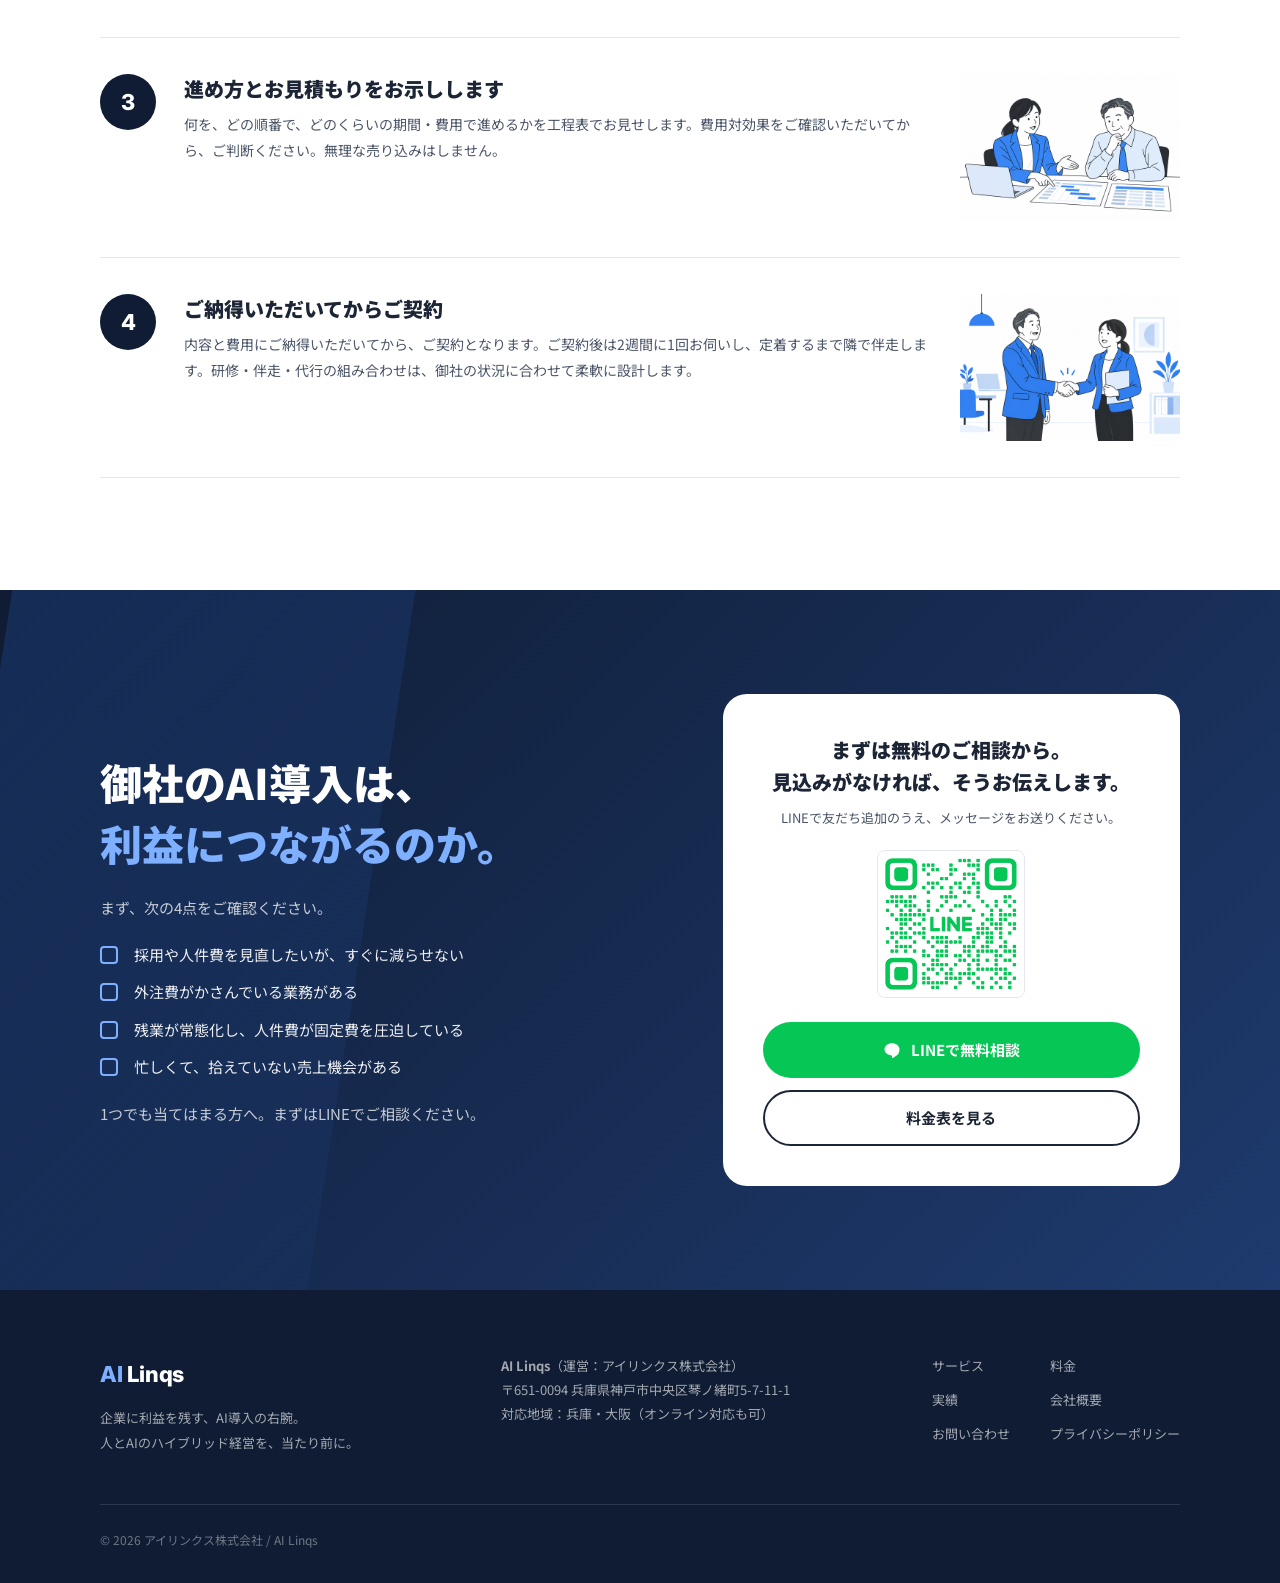
<file: service.html>
<!DOCTYPE html>
<html lang="ja">
<head>
<meta charset="UTF-8">
<meta name="viewport" content="width=device-width, initial-scale=1">
<meta name="robots" content="noindex,nofollow">
<meta name="theme-color" content="#0F1C33">
<title>サービス｜AI Linqs</title>
<meta name="description" content="研修（AI実務研修）・伴走（右腕AIの導入と継続支援）・代行（社内システム開発）。御社の状況に合わせて3つを使い分け、利益が残るところまでご一緒します。">
<link rel="icon" sizes="32x32" href="assets/favicon-32.png">
<link rel="icon" sizes="192x192" href="assets/favicon-192.png">
<link rel="apple-touch-icon" sizes="180x180" href="assets/favicon-180.png">
<link rel="preconnect" href="https://fonts.googleapis.com">
<link rel="preconnect" href="https://fonts.gstatic.com" crossorigin>
<link href="https://fonts.googleapis.com/css2?family=Inter:wght@700;800&amp;family=Noto+Sans+JP:wght@400;500;700;900&amp;display=swap" rel="stylesheet">
<link rel="stylesheet" href="css/style.css?v=69">
<script src="js/main.js?v=69" defer></script>
</head>
<body>
<a class="skip" href="#main">本文へスキップ</a>
<header class="site-header">
  <div class="header-inner">
    <a class="logo" href="index.html" aria-label="AI Linqs トップへ"><b>AI</b> Linqs</a>
    <nav class="gnav" aria-label="グローバルナビゲーション"><a href="index.html">トップ</a><a href="service.html" class="is-active" aria-current="page">サービス</a><a href="price.html">料金</a><a href="works.html">実績</a><a href="about.html">会社概要</a><a href="contact.html">お問い合わせ</a></nav>
    <div class="header-end">
      <a class="btn btn--ghost btn--s" href="price.html">料金表を見る</a>
      <a class="btn btn--line btn--s" href="contact.html#contact" data-line-cta><svg viewBox="0 0 24 24" fill="currentColor" aria-hidden="true"><path d="M12 3C6.5 3 2 6.6 2 11.1c0 4 3.6 7.4 8.400 8 .6.1 1.300.4 1.500.8.2.4.1 1 .1 1.400l-.1.800c0 .3-.2 1 .900.600s5.700-3.400 7.700-5.800C21.500 15.300 22 13.300 22 11.100 22 6.600 17.500 3 12 3z"/></svg>LINEで相談</a>
      <button class="burger" id="burger" type="button" aria-label="メニューを開く" aria-expanded="false" aria-controls="spMenu"><span></span><span></span></button>
    </div>
  </div>
  <nav class="sp-menu" id="spMenu" aria-label="スマートフォン用メニュー" hidden>
    <a href="index.html">トップ</a><a href="service.html" class="is-active" aria-current="page">サービス</a><a href="price.html">料金</a><a href="works.html">実績</a><a href="about.html">会社概要</a><a href="contact.html">お問い合わせ</a>
    <div class="btn-row"><a class="btn btn--line " href="contact.html#contact" data-line-cta><svg viewBox="0 0 24 24" fill="currentColor" aria-hidden="true"><path d="M12 3C6.5 3 2 6.6 2 11.1c0 4 3.6 7.4 8.400 8 .6.1 1.300.4 1.500.8.2.4.1 1 .1 1.400l-.1.800c0 .3-.2 1 .900.600s5.700-3.400 7.700-5.800C21.500 15.300 22 13.300 22 11.100 22 6.600 17.500 3 12 3z"/></svg>LINEで相談</a><a class="btn btn--ghost " href="price.html">料金表を見る</a></div>
  </nav>
</header>
<main id="main">
<section class="page-band">
  <div class="container">
    <p class="crumb"><a href="index.html">トップ</a> ／ サービス</p>
    <h1>サービス</h1>
    <p>研修・伴走・代行。御社の状況に合わせて3つの関わり方を使い分け、利益が残るところまでご一緒します。</p><nav class="anchor-nav" aria-label="ページ内メニュー"><a href="#coaching">研修</a><a href="#banso">伴走（右腕AI）</a><a href="#daiko">代行（開発）</a><a href="#guide">どれから始める？</a></nav>
  </div>
</section>
<section class="section section--bg" style="padding-bottom:72px">
  <div class="container">
    <p class="sec-label">サービスの全体像</p>
    <h2 class="sec-title">教育 → 効率化 → 利益改善。</h2>
    <p class="sec-lead">まずは研修から始め、必要に応じて右腕AIの導入、社内システムの開発へと広げられます。3つは組み合わせることもできます。</p>
    <div class="table-wrap mt-40 reveal">
      <table class="t">
        <thead><tr><th scope="col">段階</th><th scope="col">関わり方</th><th scope="col">サービス</th><th scope="col">目指す状態</th></tr></thead>
        <tbody>
          <tr><th scope="row">01 教育</th><td><span class="badge badge--coaching">研修</span></td><td><a class="text-link" href="#coaching">AI実務研修</a></td><td>御社の担当者がAIを自分で使いこなせる</td></tr>
          <tr><th scope="row">02 効率化</th><td><span class="badge badge--banso">伴走</span></td><td><a class="text-link" href="#banso">右腕AI 導入・継続支援</a></td><td>現場でAIが使い続けられる</td></tr>
          <tr><th scope="row">03 利益改善</th><td><span class="badge badge--daiko">代行</span></td><td><a class="text-link" href="#daiko">社内システム開発＋右腕AI実装</a></td><td>動くシステムで、外注費・管理の費用が下がる</td></tr>
        </tbody>
      </table>
    </div>
    <dl class="define mt-24 reveal">
      <div class="icon"><svg viewBox="0 0 24 24" fill="none" stroke="currentColor" stroke-width="1.8" stroke-linecap="round" stroke-linejoin="round" aria-hidden="true"><path d="M12 3v4M12 17v4M3 12h4M17 12h4"/><circle cx="12" cy="12" r="3.2"/></svg></div>
      <div><dt>右腕AIとは</dt><dd>御社の業務ルールと情報をもとに、確認・管理・作成などの特定の業務を支援・実行するAIの仕組みです。採用や外注の代わりではなく、「経営者の右腕」として働きます。</dd></div>
    </dl>
  </div>
</section>
<section class="svc" id="coaching">
  <div class="container">
    <div class="split">
      <div class="reveal">
        <p class="svc-no">サービス 01　<span class="badge badge--coaching">研修</span></p>
        <h2>AI実務研修</h2>
        <p class="catch">教える・育てる。</p>
        <div class="prose"><p>「AIって何？」の状態から始めて大丈夫です。ChatGPT・Claudeなどの生成AIを、現場の実務で使えるところまで習得します。経営者の言葉に合わせて内容を設計し、業務で使えるルールとひな形を一緒につくり、担当者が自分で回せるところまで伴走します。</p></div>
        <ul class="check-list" style="grid-template-columns:minmax(0,1fr)"><li>AI実務研修</li><li>AIへの指示の出し方の設計・指導</li><li>社内AI活用ルールの策定支援</li><li>管理職・現場担当者向け研修</li></ul>
        <p class="diff"><b>ここが違います</b>研修で終わらせず、現場で使うルールとひな形まで一緒につくります。次に何へ投資すべきかの判断材料までお渡しします。</p>
      </div>
      <img class="reveal" src="assets/il-service-training.jpg" alt="研修で社員がAIの使い方を学ぶ様子" width="1200" height="800" loading="lazy">
    </div>
    <div class="svc-detail"><div class="mini"><h3>研修の前と後</h3><ul><li>何に使えばいいか分からない → 業務で使えるルールが整う</li><li>現場が使ってくれない → 担当者が自分で回せる</li><li>何から始めるか整理できない → 次に何へ投資するか判断できる</li></ul></div><div class="mini"><h3>進め方</h3><ul><li>現状分析・課題整理</li><li>ルール・ひな形の作成、現場展開</li><li>定着確認・次の一手の設計</li></ul><p>形式は、半年12回 または 2日間合宿からお選びいただけます。</p></div><div class="mini"><h3>こんな企業に向いています</h3><ul><li>研修をやったが定着しなかった</li><li>何から始めるかを整理したい</li><li>社内の理解をそろえてから導入を判断したい</li></ul></div></div>
    <div class="price-strip reveal"><div><p class="price-label">料金</p><p class="price">396,000<small>円／人（税別）</small></p><p class="price-note">助成金（人材開発支援助成金）が認められた場合の試算：実質 99,000円／人　※受給を保証するものではありません</p></div><a class="btn btn--ghost" href="price.html#coaching">料金の詳細</a></div>
  </div>
</section><section class="svc" id="banso">
  <div class="container">
    <div class="split split--rev">
      <div class="reveal">
        <p class="svc-no">サービス 02　<span class="badge badge--banso">伴走</span></p>
        <h2>右腕AI 導入・継続支援</h2>
        <p class="catch">一緒に進む・定着させる。</p>
        <div class="prose"><p>メール返信・シフト管理・確認業務・資料作成など、繰り返しの業務を右腕AIが代替します。設計・導入したあとも2週間に1回現場に入り、課題を一緒に解きながら定着・改善を続けます。「入れて終わり」にしない継続支援です。</p></div>
        <ul class="check-list" style="grid-template-columns:minmax(0,1fr)"><li>右腕AIの設計・導入</li><li>2週間に1回の現場での打ち合わせ</li><li>業務の流れの改善を継続対応</li><li>AI活用の段階的な引き上げ支援</li></ul>
        <p class="diff"><b>ここが違います</b>「動画を見て終わり」「月1回のオンライン」ではありません。2週間に1回、現場に伺って定着まで支援します。見込みがなければ、始める前にそうお伝えします。</p>
      </div>
      <img class="reveal" src="assets/il-service-aistaff.jpg" alt="右腕AIが業務の一覧を整理している様子" width="1200" height="800" loading="lazy">
    </div>
    <div class="svc-detail"><div class="mini"><h3>右腕AIに任せられること</h3><ul><li>反復・定型の業務（メール返信、資料作成、数値の集計）</li><li>報告・確認・進捗の管理</li><li>シフトや予定の作成</li></ul></div><div class="mini"><h3>変わること</h3><ul><li>「あの人しか分からない」がなくなる</li><li>社長・管理者への確認の集中がほどける</li><li>人にしかできない仕事に集中できる</li></ul></div><div class="mini"><h3>進め方</h3><p>現場の話をお聞きし、効果の大きい業務から段階的に。無理のない範囲で、定着まで伴走します。</p></div></div>
    <div class="price-strip reveal"><div><p class="price-label">月額料金</p><p class="price">18<small>万円／月（現場伴走・保守・機能改善込み）</small></p><p class="price-note">相談中心プラン：月7万円（LINE相談・オンライン中心）　／　初期構築費30万円は年間契約で0円</p></div><a class="btn btn--ghost" href="price.html#banso">料金の詳細</a></div>
  </div>
</section><section class="svc" id="daiko">
  <div class="container">
    <div class="split">
      <div class="reveal">
        <p class="svc-no">サービス 03　<span class="badge badge--daiko">代行・実装</span></p>
        <h2>社内システム開発 ＋ 右腕AI実装</h2>
        <p class="catch">代わりにやる・仕組みを作る。</p>
        <div class="prose"><p>会社全体の業務を整理し、既存システムの調整や専用の仕組みの開発を行います。配車表や帳票、シフトなど、バラバラだった情報をひとつにつなぎ、更新すれば関連情報が連動する状態に。「動くシステム」として御社の業務に組み込みます。</p></div>
        <ul class="check-list" style="grid-template-columns:minmax(0,1fr)"><li>AIによる業務自動化の開発・実装</li><li>社内アプリ・業務システム制作</li><li>いまお使いの仕組みとAIの連携・自動化</li><li>紙・Excel運用のデジタル置き換え</li></ul>
        <p class="diff"><b>ここが違います</b>提案書ではなく、現場がそのまま使える「動くシステム」を納品します。外注していた業務を社内に戻し、外注費・管理の費用を構造から減らします。</p>
      </div>
      <img class="reveal" src="assets/il-service-app.jpg" alt="倉庫でタブレットを使って在庫を確認する様子" width="1200" height="800" loading="lazy">
    </div>
    <div class="svc-detail"><div class="mini"><h3>つくるもの</h3><ul><li>社内アプリ・業務システム</li><li>右腕AIの実装</li><li>いまお使いの仕組みとの連携</li></ul></div><div class="mini"><h3>変わること</h3><ul><li>紙・Excelの運用を、そのまま使える仕組みに</li><li>外注していた業務を社内で回せる</li><li>情報がつながり、確認の手間が減る</li></ul></div><div class="mini"><h3>進め方</h3><p>現場固有の流れをお聞きし、必要な機能と範囲を一覧にします。無理のない範囲から段階的に進めます。</p></div></div>
    <div class="price-strip reveal"><div><p class="price-label">料金</p><p class="price">50<small>万円〜</small></p><p class="price-note">業務範囲・規模により個別にお見積もりします</p></div><a class="btn btn--ghost" href="price.html#daiko">料金の詳細</a></div>
  </div>
</section>
<section class="section section--bg" id="guide">
  <div class="container container--narrow">
    <p class="sec-label">どれから始める？</p>
    <h2 class="sec-title">御社の「いま」から選べます。</h2>
    <p class="sec-lead">迷ったら、無料のご相談で一緒に整理します。組み合わせも可能です。</p>
    <div class="table-wrap mt-40 reveal">
      <table class="t">
        <thead><tr><th scope="col">いまの状態</th><th scope="col">おすすめ</th></tr></thead>
        <tbody>
          <tr><th scope="row">AIをまだ使っていない。紙・Excel・口頭が中心</th><td class="to">研修（AI実務研修）</td></tr>
          <tr><th scope="row">同じ作業の繰り返しが多い</th><td class="to">伴走（右腕AI 導入・継続支援）</td></tr>
          <tr><th scope="row">確認・承認が社長や管理者に集まる</th><td class="to">伴走（右腕AI 導入・継続支援）</td></tr>
          <tr><th scope="row">現場の仕組みごと変えたい。外注費を減らしたい</th><td class="to">代行（社内システム開発）</td></tr>
        </tbody>
      </table>
    </div>
    <p class="note mt-24">※ 上記のほか、広告・集客ページ（LP）の内製化支援、社内のデジタル環境整備、OA機器選びの補助などもご相談いただけます。</p>
  </div>
</section>

<section class="section" id="flow">
  <div class="container">
    <p class="sec-label">ご相談からの流れ</p>
    <h2 class="sec-title">ご納得いただいてから、<br>はじまります。</h2>
    <ol class="steps mt-56">
      <li class="step reveal">
        <div class="step-num" aria-hidden="true">1</div>
        <div>
          <h3>現状とお悩みをお聞かせください</h3>
          <p>費用はかかりません。準備も不要です。次の4点を中心にお聞きします。</p>
          <ul class="check-list">
            <li>採用予定・人件費の状況</li>
            <li>外注している業務の有無</li>
            <li>残業の実態（時間・頻度）</li>
            <li>取りこぼしている売上機会</li>
          </ul>
        </div>
        <img src="assets/il-step-01.jpg" alt="" width="1200" height="800" loading="lazy">
      </li>
      <li class="step reveal">
        <div class="step-num" aria-hidden="true">2</div>
        <div>
          <h3>利益改善の見込みを試算します</h3>
          <p>お聞きした内容をもとに、どの業務から手をつけると効果が大きいかを整理します。</p>
          <p class="promise">「利益改善が見込めない場合は、始める前にそうお伝えします。」</p>
        </div>
        <img src="assets/il-step-02.jpg" alt="" width="1200" height="800" loading="lazy">
      </li>
      <li class="step reveal">
        <div class="step-num" aria-hidden="true">3</div>
        <div>
          <h3>進め方とお見積もりをお示しします</h3>
          <p>何を、どの順番で、どのくらいの期間・費用で進めるかを工程表でお見せします。費用対効果をご確認いただいてから、ご判断ください。無理な売り込みはしません。</p>
        </div>
        <img src="assets/il-step-03.jpg" alt="" width="1200" height="800" loading="lazy">
      </li>
      <li class="step reveal">
        <div class="step-num" aria-hidden="true">4</div>
        <div>
          <h3>ご納得いただいてからご契約</h3>
          <p>内容と費用にご納得いただいてから、ご契約となります。ご契約後は2週間に1回お伺いし、定着するまで隣で伴走します。研修・伴走・代行の組み合わせは、御社の状況に合わせて柔軟に設計します。</p>
        </div>
        <img src="assets/il-step-04.jpg" alt="" width="1200" height="800" loading="lazy">
      </li>
    </ol>
  </div>
</section>
<section class="closing" id="closing">
  <div class="closing-inner">
    <div>
      <h2>御社のAI導入は、<br><em>利益につながるのか。</em></h2>
      <p class="closing-lead">まず、次の4点をご確認ください。</p>
      <ul class="box-list">
        <li>採用や人件費を見直したいが、すぐに減らせない</li>
        <li>外注費がかさんでいる業務がある</li>
        <li>残業が常態化し、人件費が固定費を圧迫している</li>
        <li>忙しくて、拾えていない売上機会がある</li>
      </ul>
      <p class="closing-lead">1つでも当てはまる方へ。まずはLINEでご相談ください。</p>
    </div>
    <div class="closing-card">
      <h3>まずは無料のご相談から。<br>見込みがなければ、そうお伝えします。</h3>
      <p>LINEで友だち追加のうえ、メッセージをお送りください。</p>
      <img src="assets/line-qr.png" alt="AI Linqs LINE公式アカウントのQRコード" width="148" height="148" loading="lazy">
      <div class="btn-row"><a class="btn btn--line " href="contact.html#contact" data-line-cta><svg viewBox="0 0 24 24" fill="currentColor" aria-hidden="true"><path d="M12 3C6.5 3 2 6.6 2 11.1c0 4 3.6 7.4 8.400 8 .6.1 1.300.4 1.500.8.2.4.1 1 .1 1.400l-.1.800c0 .3-.2 1 .900.600s5.700-3.400 7.700-5.800C21.500 15.300 22 13.300 22 11.100 22 6.600 17.500 3 12 3z"/></svg>LINEで無料相談</a><a class="btn btn--ghost " href="price.html">料金表を見る</a></div>
    </div>
  </div>
</section>
</main>
<footer class="footer">
  <div class="container">
    <div class="footer-grid">
      <div>
        <a class="logo" href="index.html" aria-label="AI Linqs トップへ"><b>AI</b> Linqs</a>
        <p class="footer-desc">企業に利益を残す、AI導入の右腕。<br>人とAIのハイブリッド経営を、当たり前に。</p>
      </div>
      <div>
        <p><strong>AI Linqs</strong>（運営：アイリンクス株式会社）</p>
        <p>〒651-0094 兵庫県神戸市中央区琴ノ緒町5-7-11-1</p>
        <p>対応地域：兵庫・大阪（オンライン対応も可）</p>
      </div>
      <nav class="footer-nav" aria-label="フッターナビゲーション">
        <a href="service.html">サービス</a><a href="price.html">料金</a>
        <a href="works.html">実績</a><a href="about.html">会社概要</a>
        <a href="contact.html">お問い合わせ</a><a href="privacy.html">プライバシーポリシー</a>
      </nav>
    </div>
    <p class="footer-copy">&copy; 2026 アイリンクス株式会社 / AI Linqs</p>
  </div>
</footer>
<div class="sticky-cta" id="stickyCta" hidden><a class="btn btn--line " href="contact.html#contact" data-line-cta><svg viewBox="0 0 24 24" fill="currentColor" aria-hidden="true"><path d="M12 3C6.5 3 2 6.6 2 11.1c0 4 3.6 7.4 8.400 8 .6.1 1.300.4 1.500.8.2.4.1 1 .1 1.400l-.1.800c0 .3-.2 1 .900.600s5.700-3.400 7.700-5.800C21.500 15.300 22 13.300 22 11.100 22 6.600 17.500 3 12 3z"/></svg>LINEで相談</a><a class="btn btn--ghost " href="price.html">料金表を見る</a></div>
<div class="test-badge" id="testBadge" hidden>テスト版 v6</div>
</body>
</html>
</file>
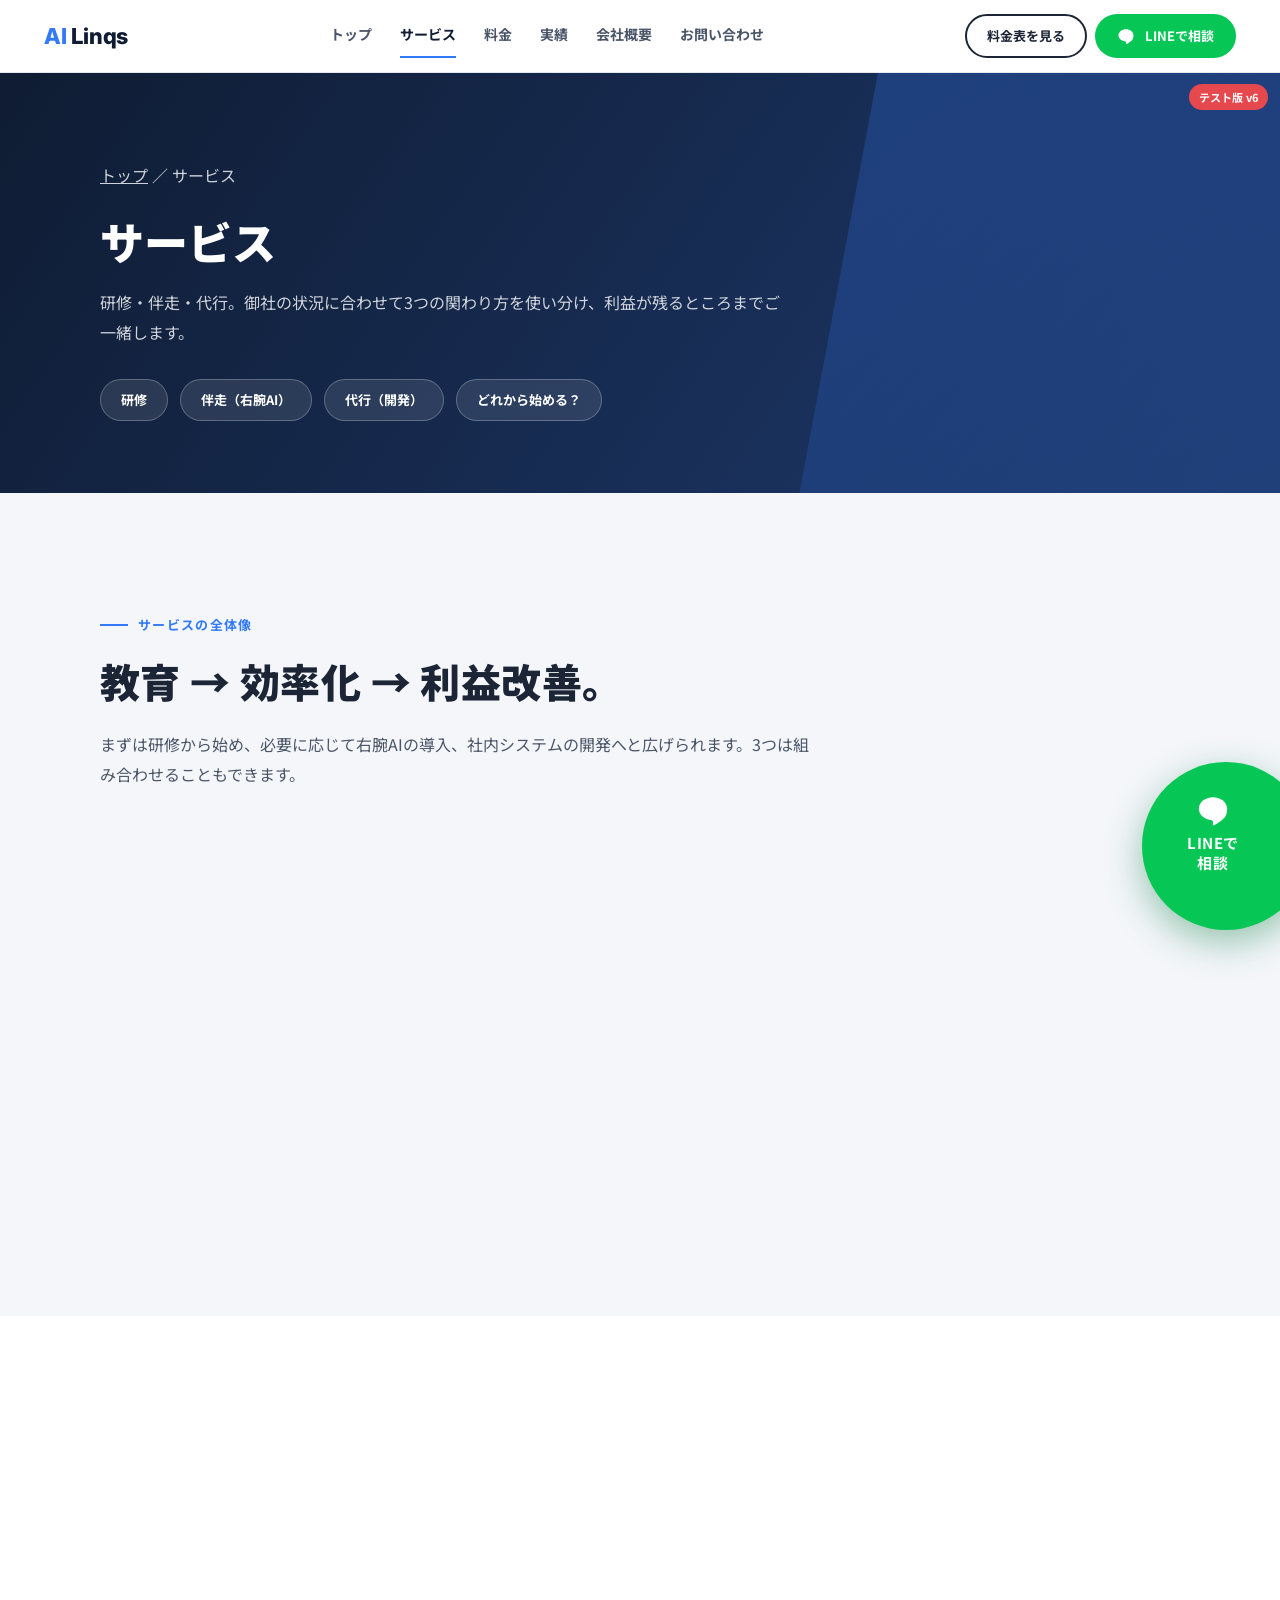
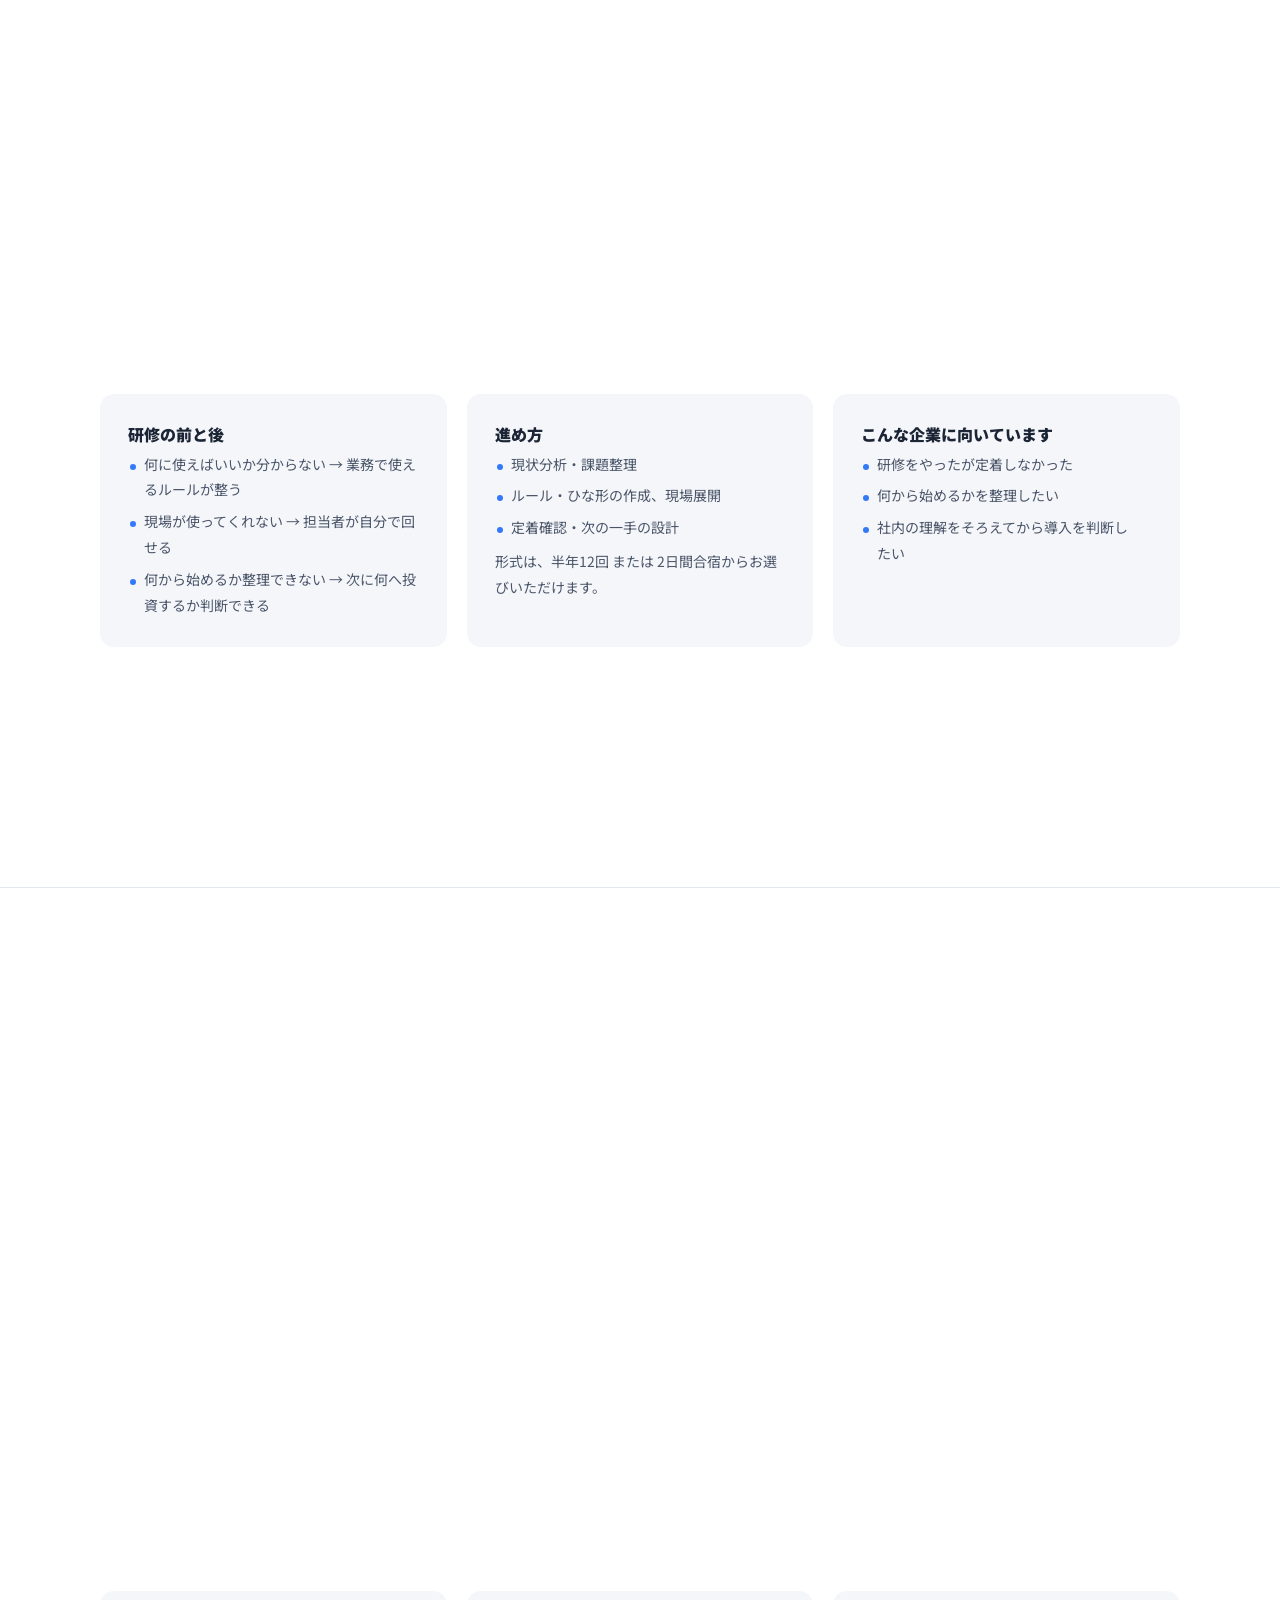
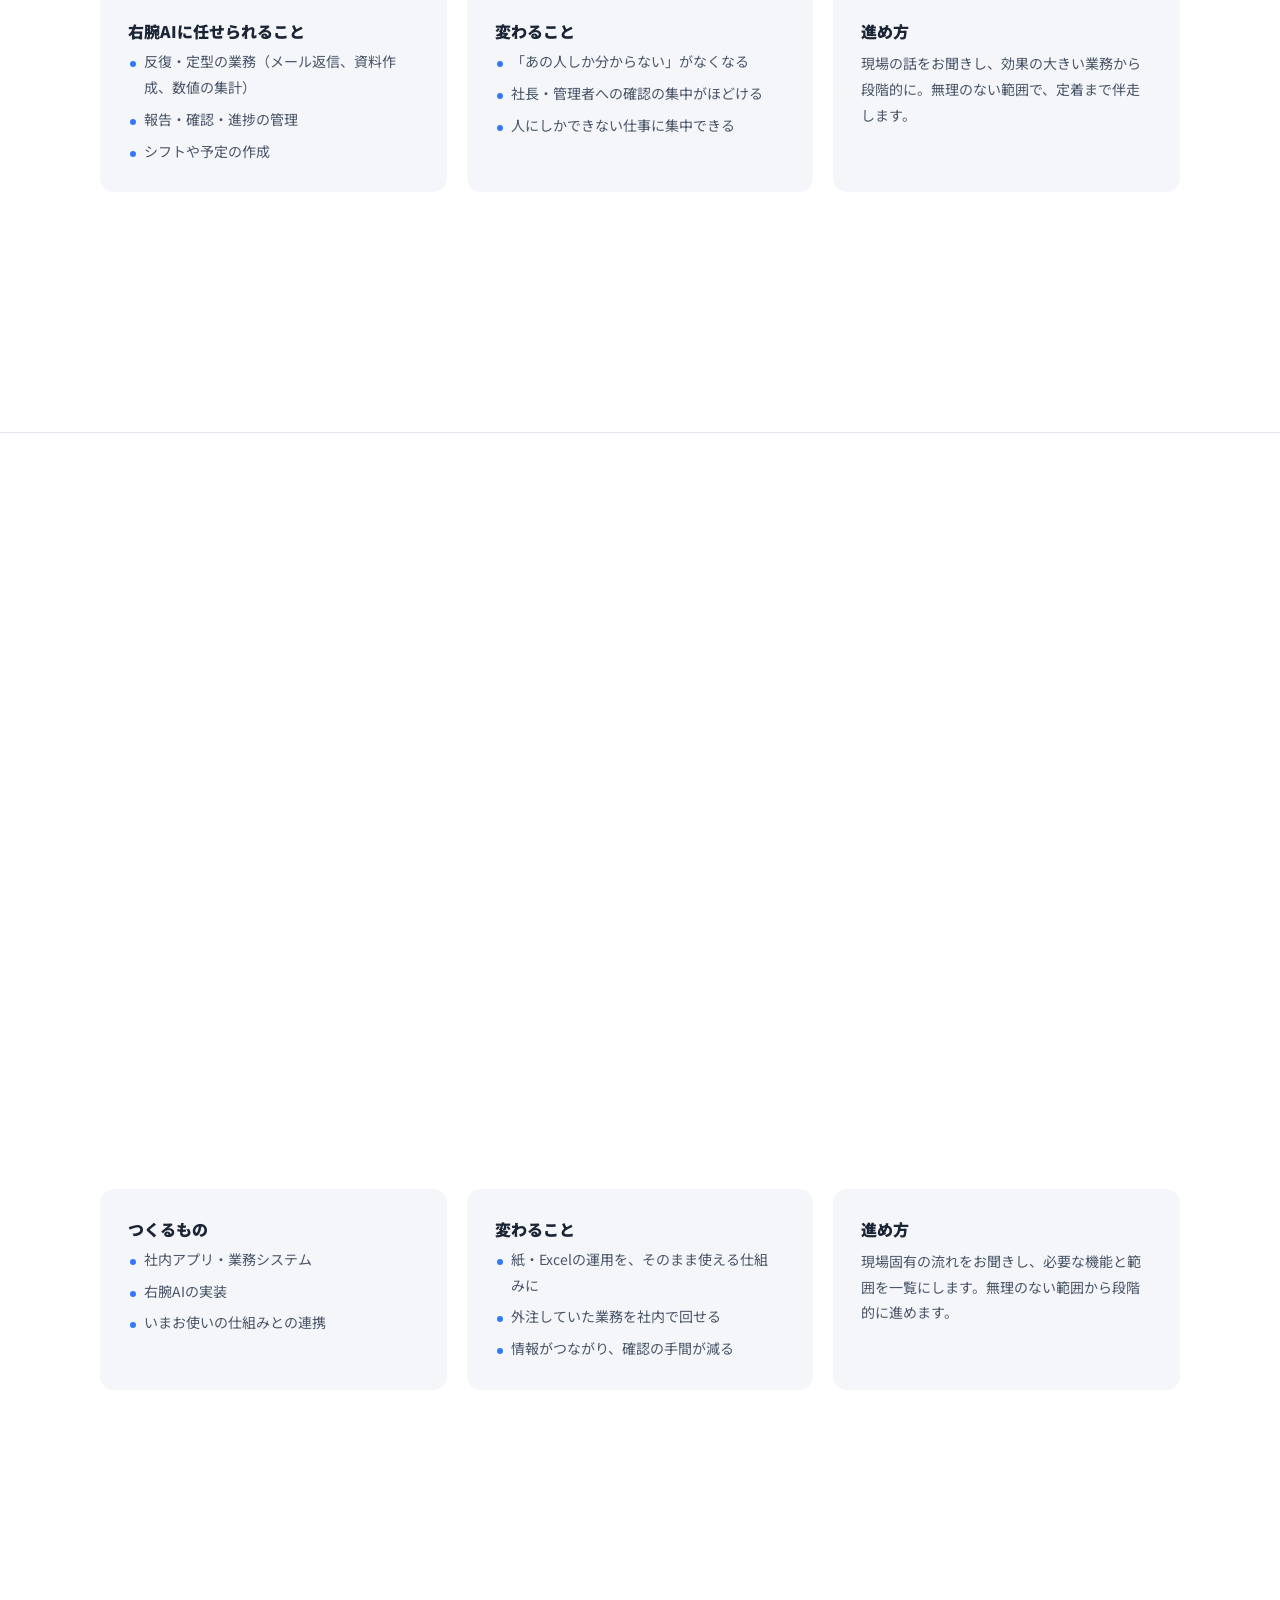
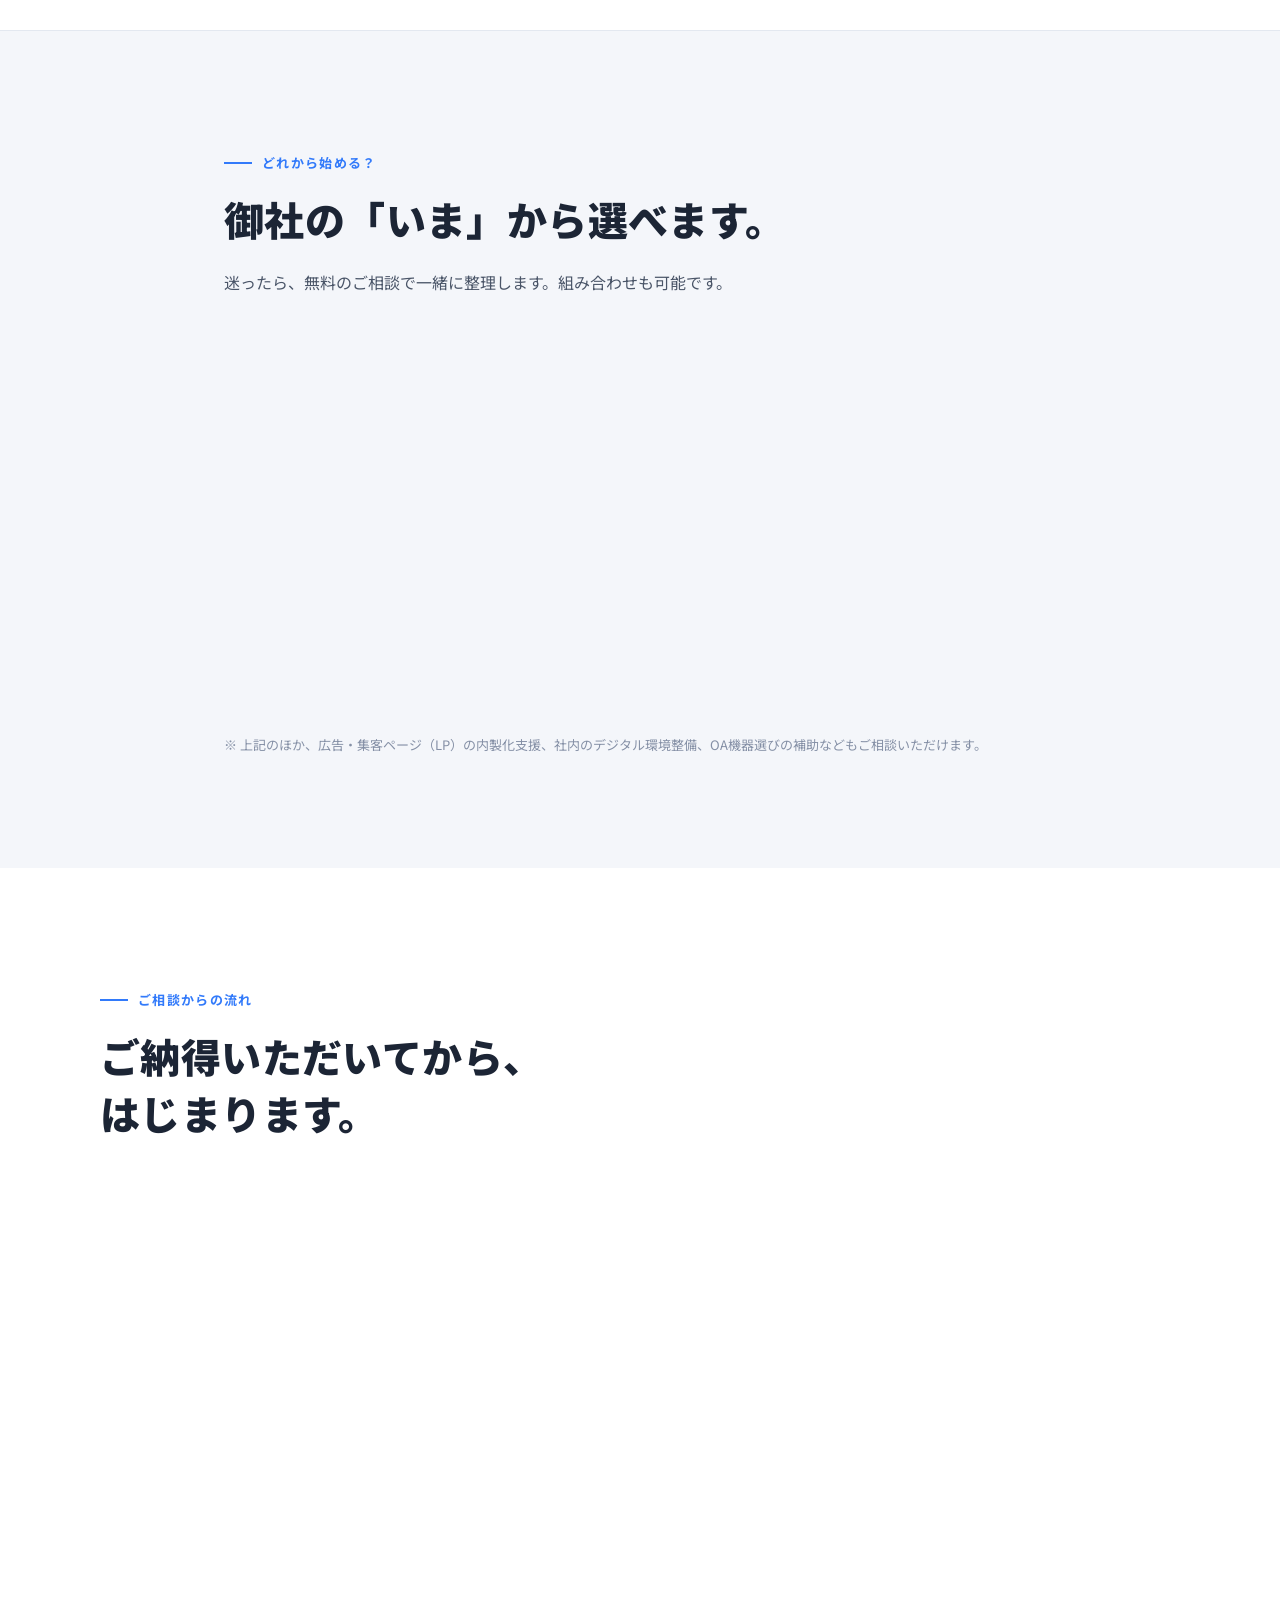
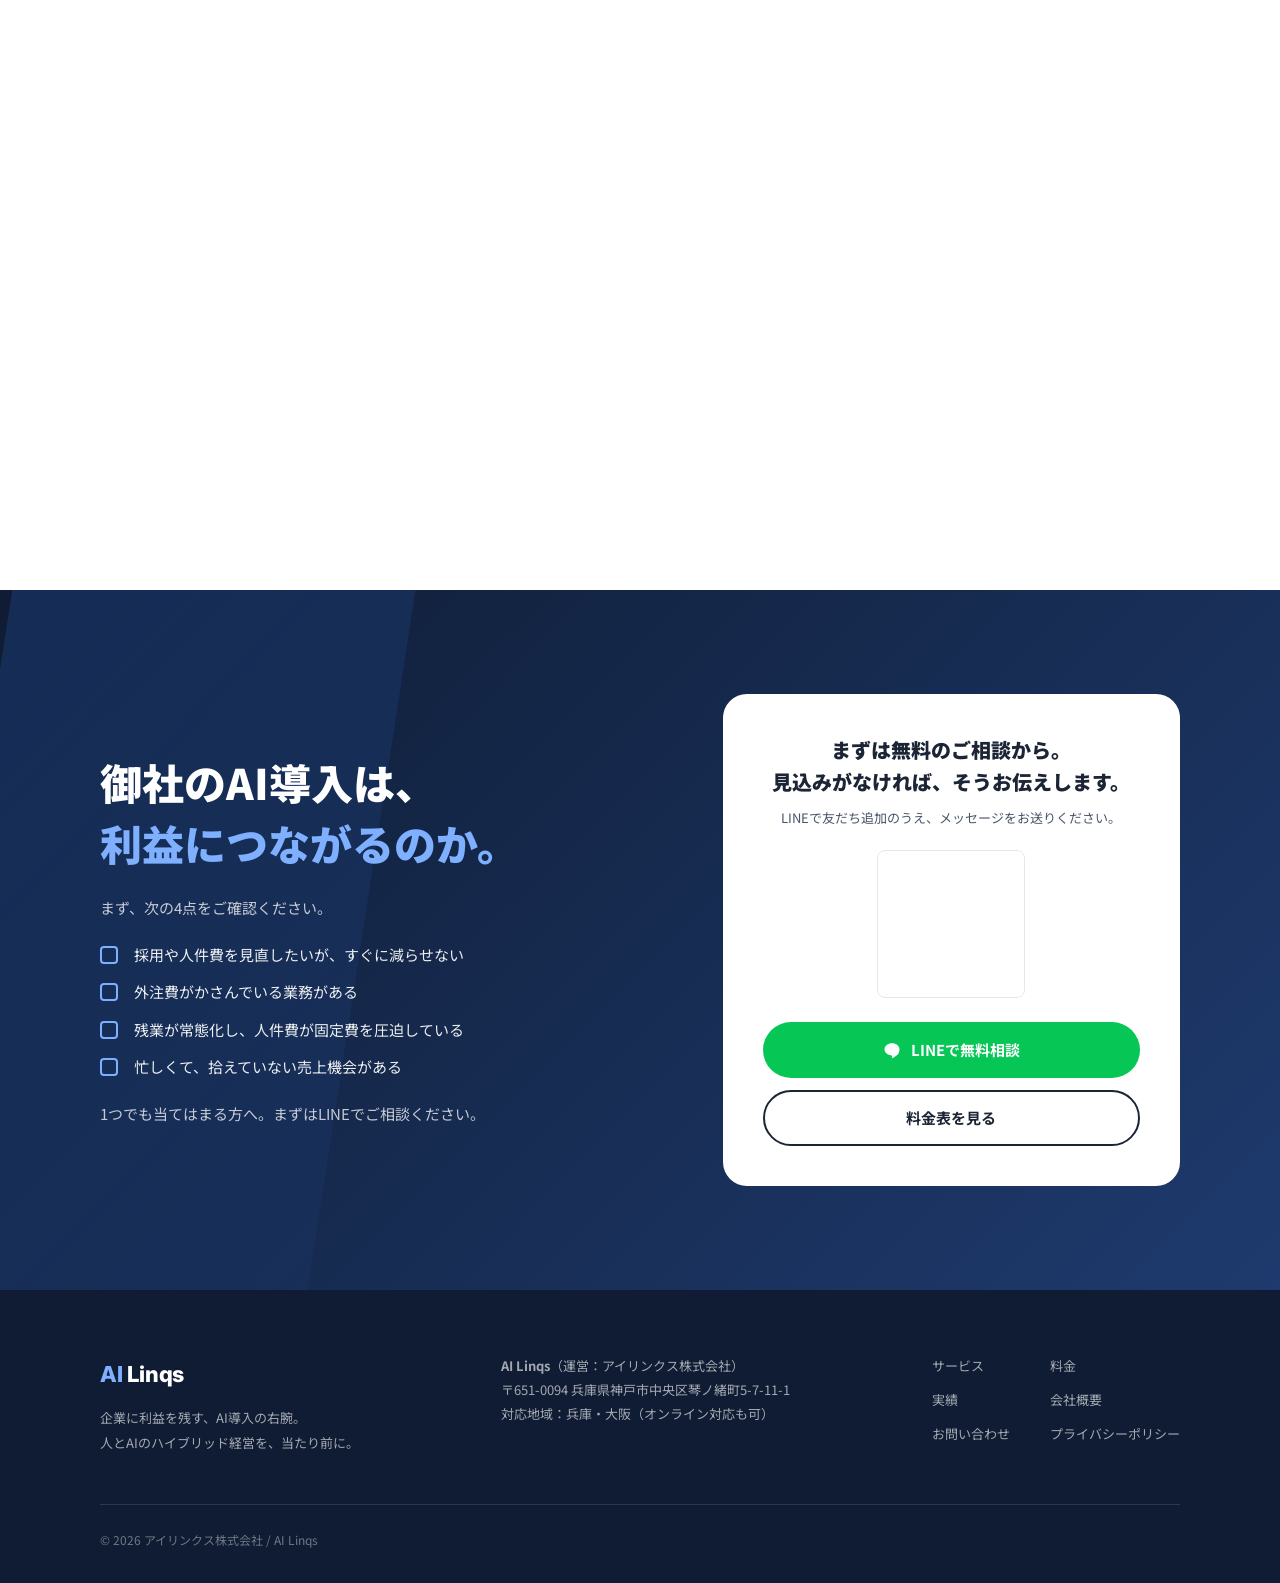
<file: services.html>
<!DOCTYPE html>
<html lang="ja"><head><meta charset="UTF-8"><meta name="robots" content="noindex"><meta http-equiv="refresh" content="0; url=service.html"><link rel="canonical" href="service.html"><title>移動しました｜AI Linqs</title></head>
<body><p>ページは <a href="service.html">service.html</a> に移動しました。自動で移動しない場合はリンクを押してください。</p></body></html>
</file>
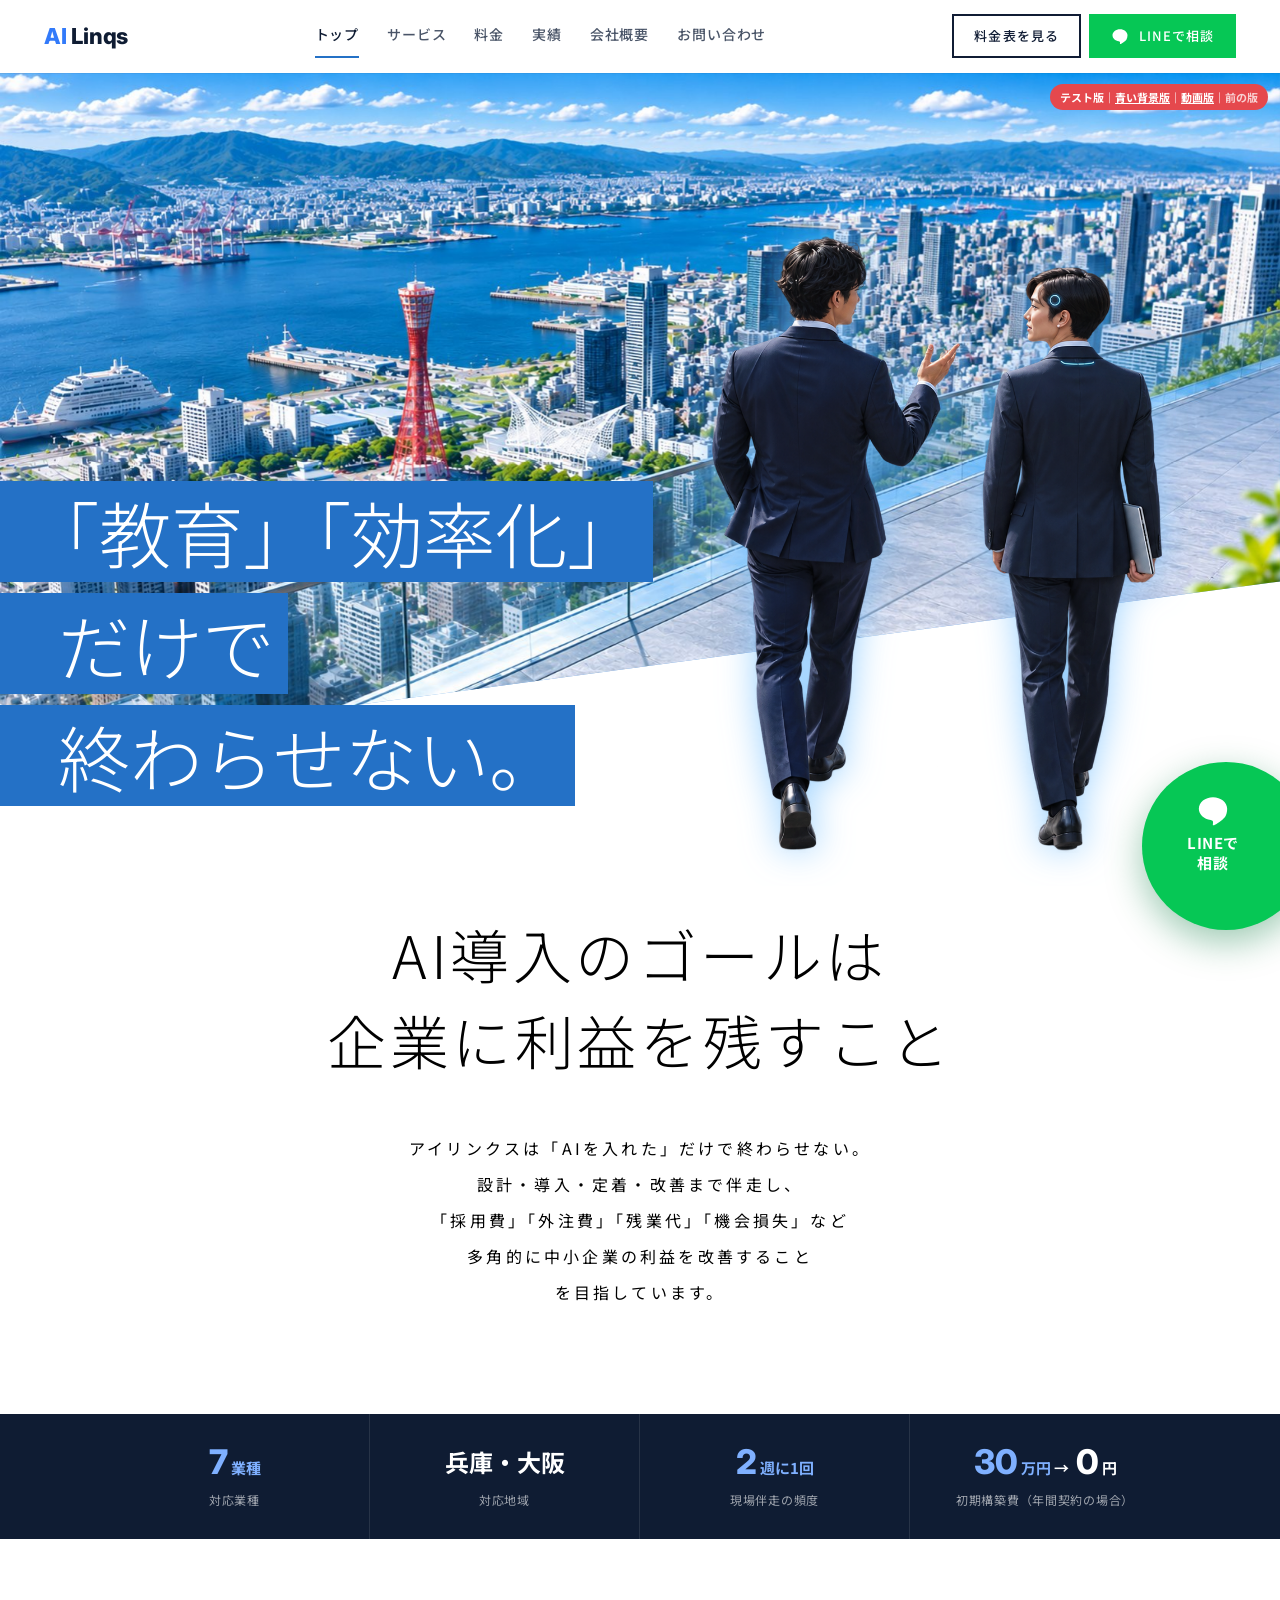
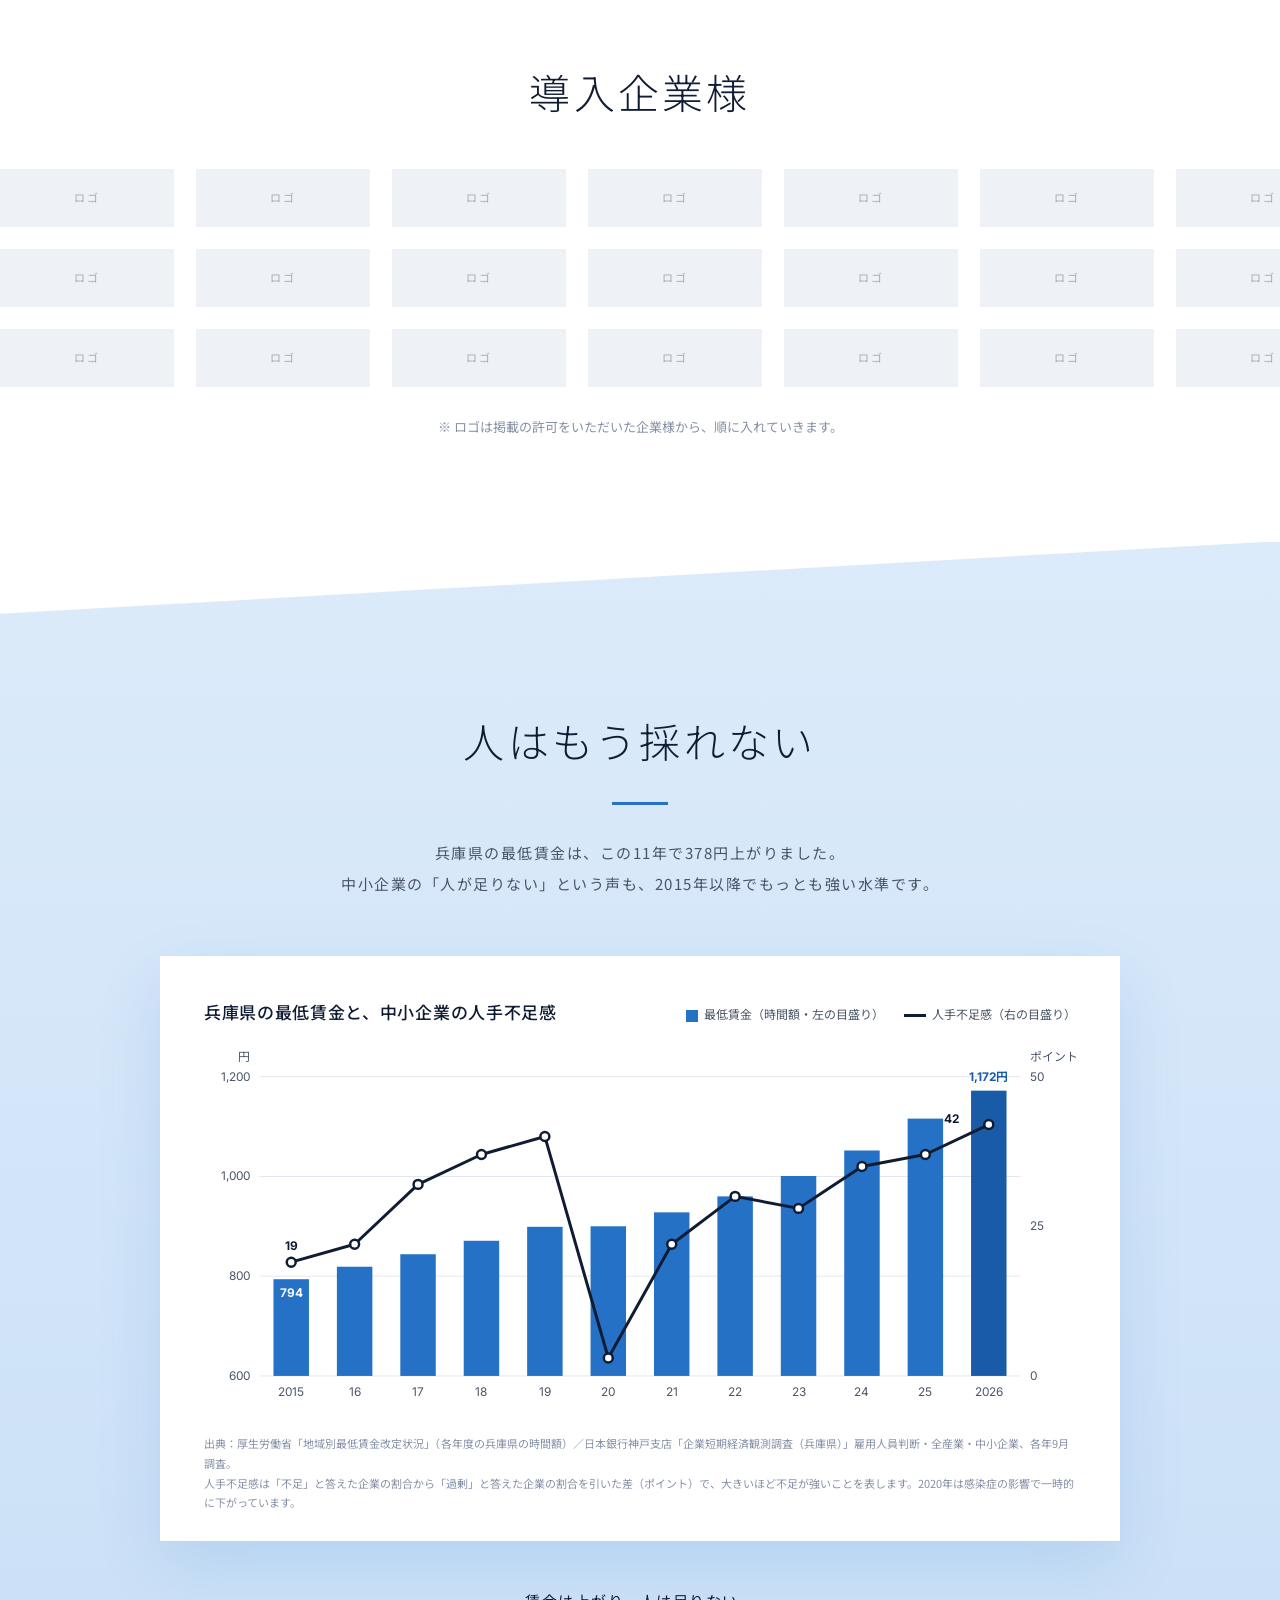
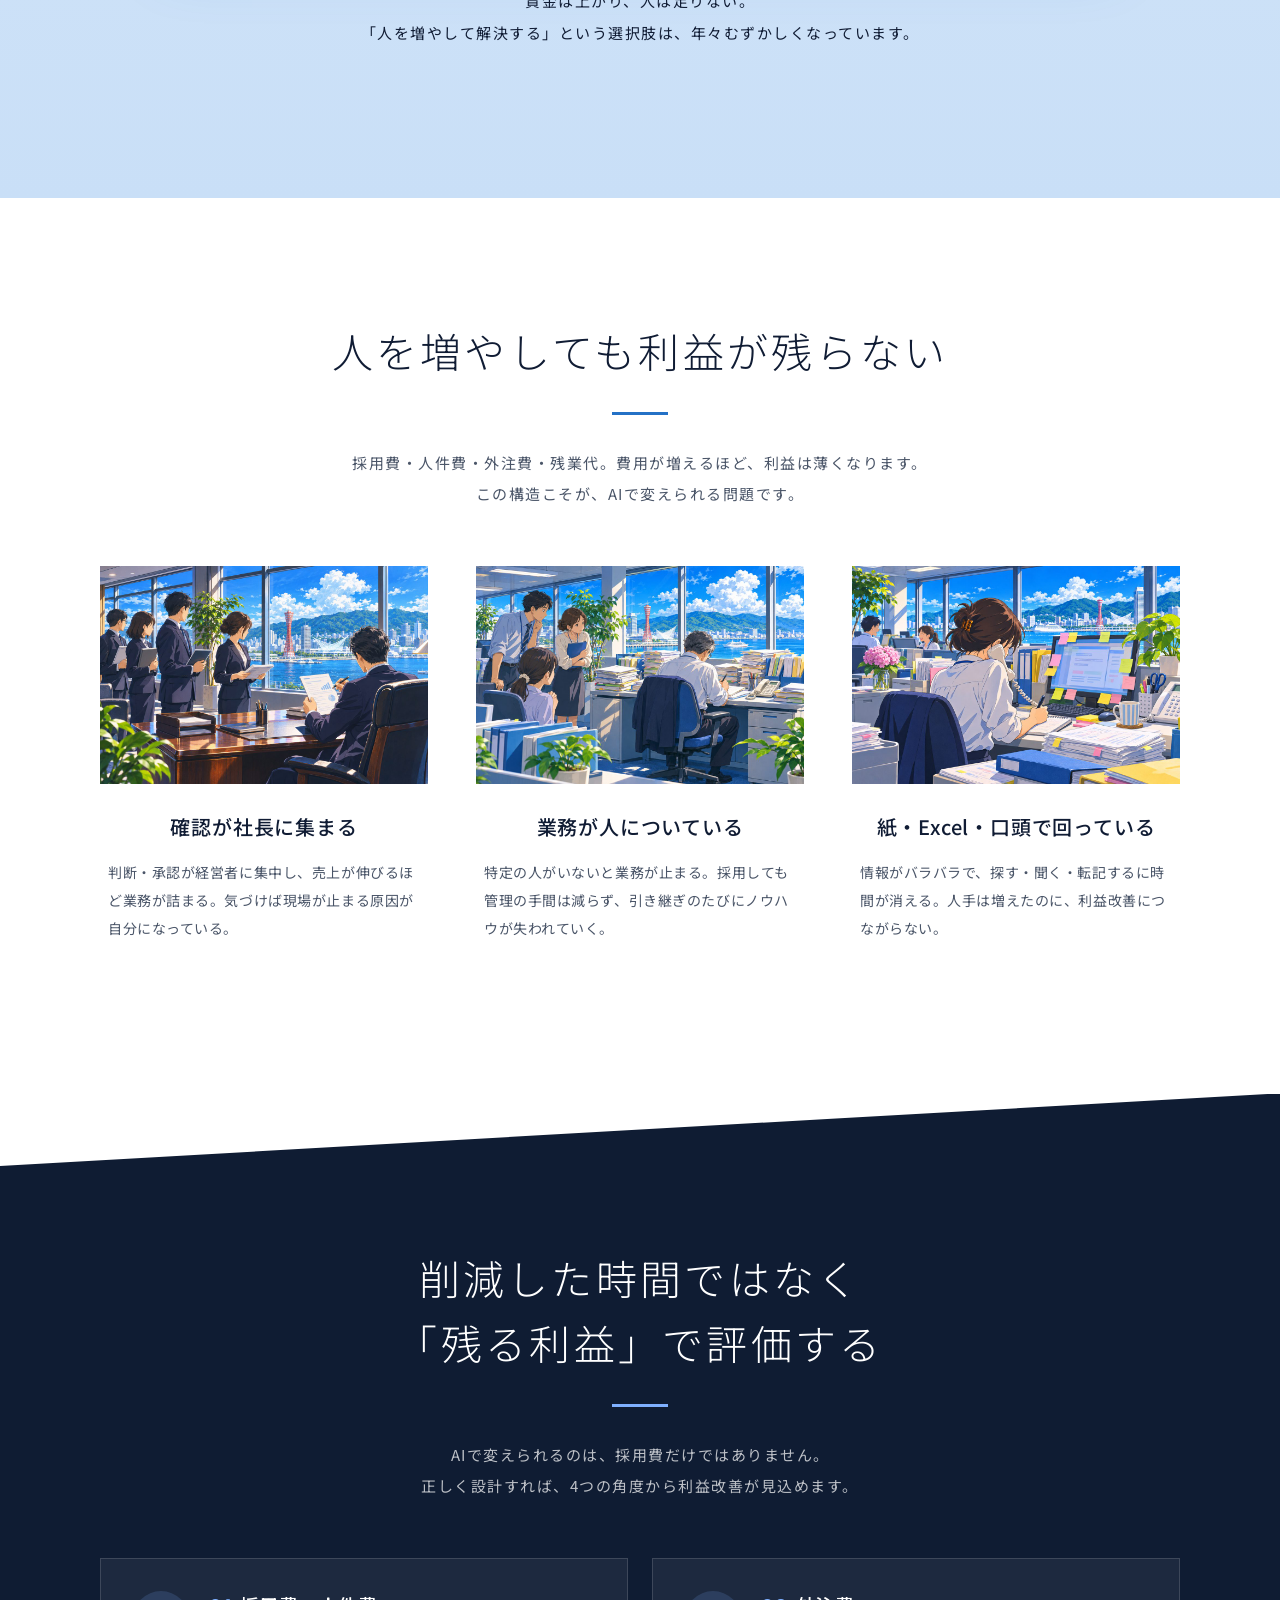
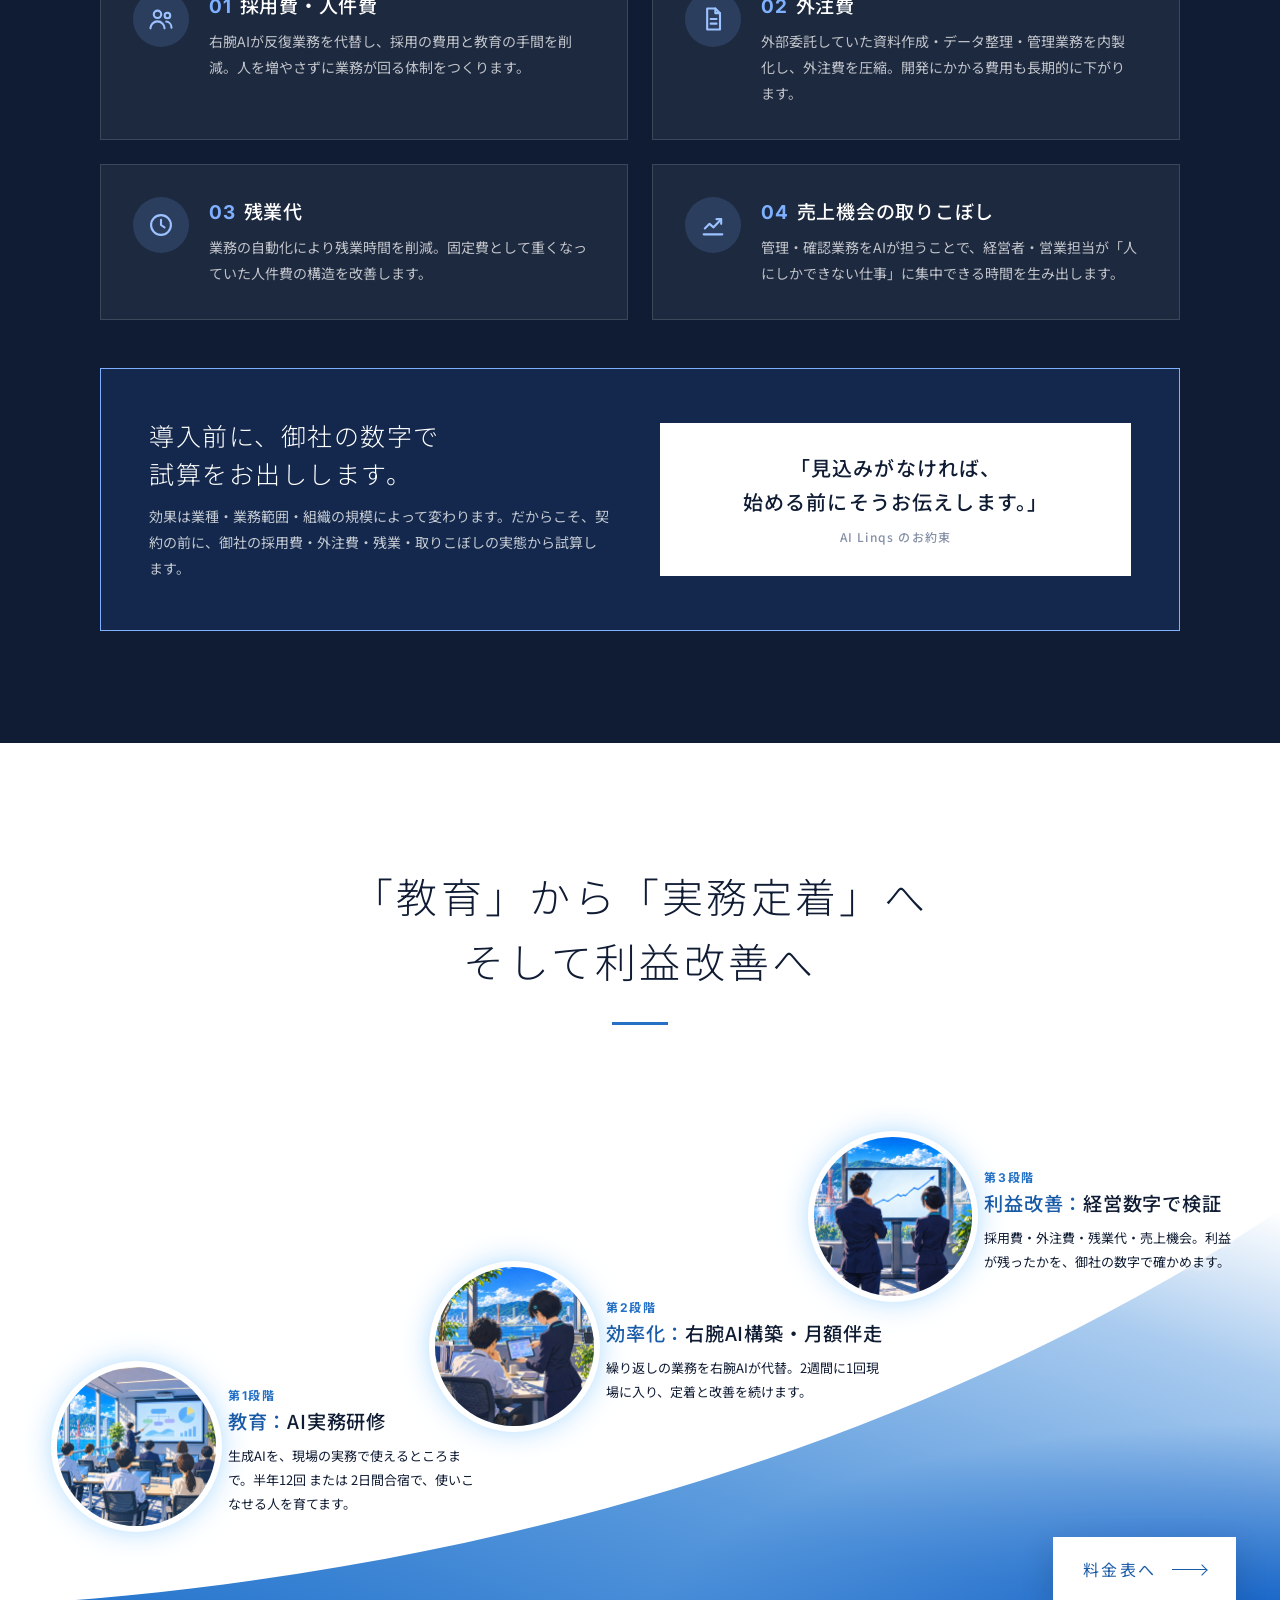
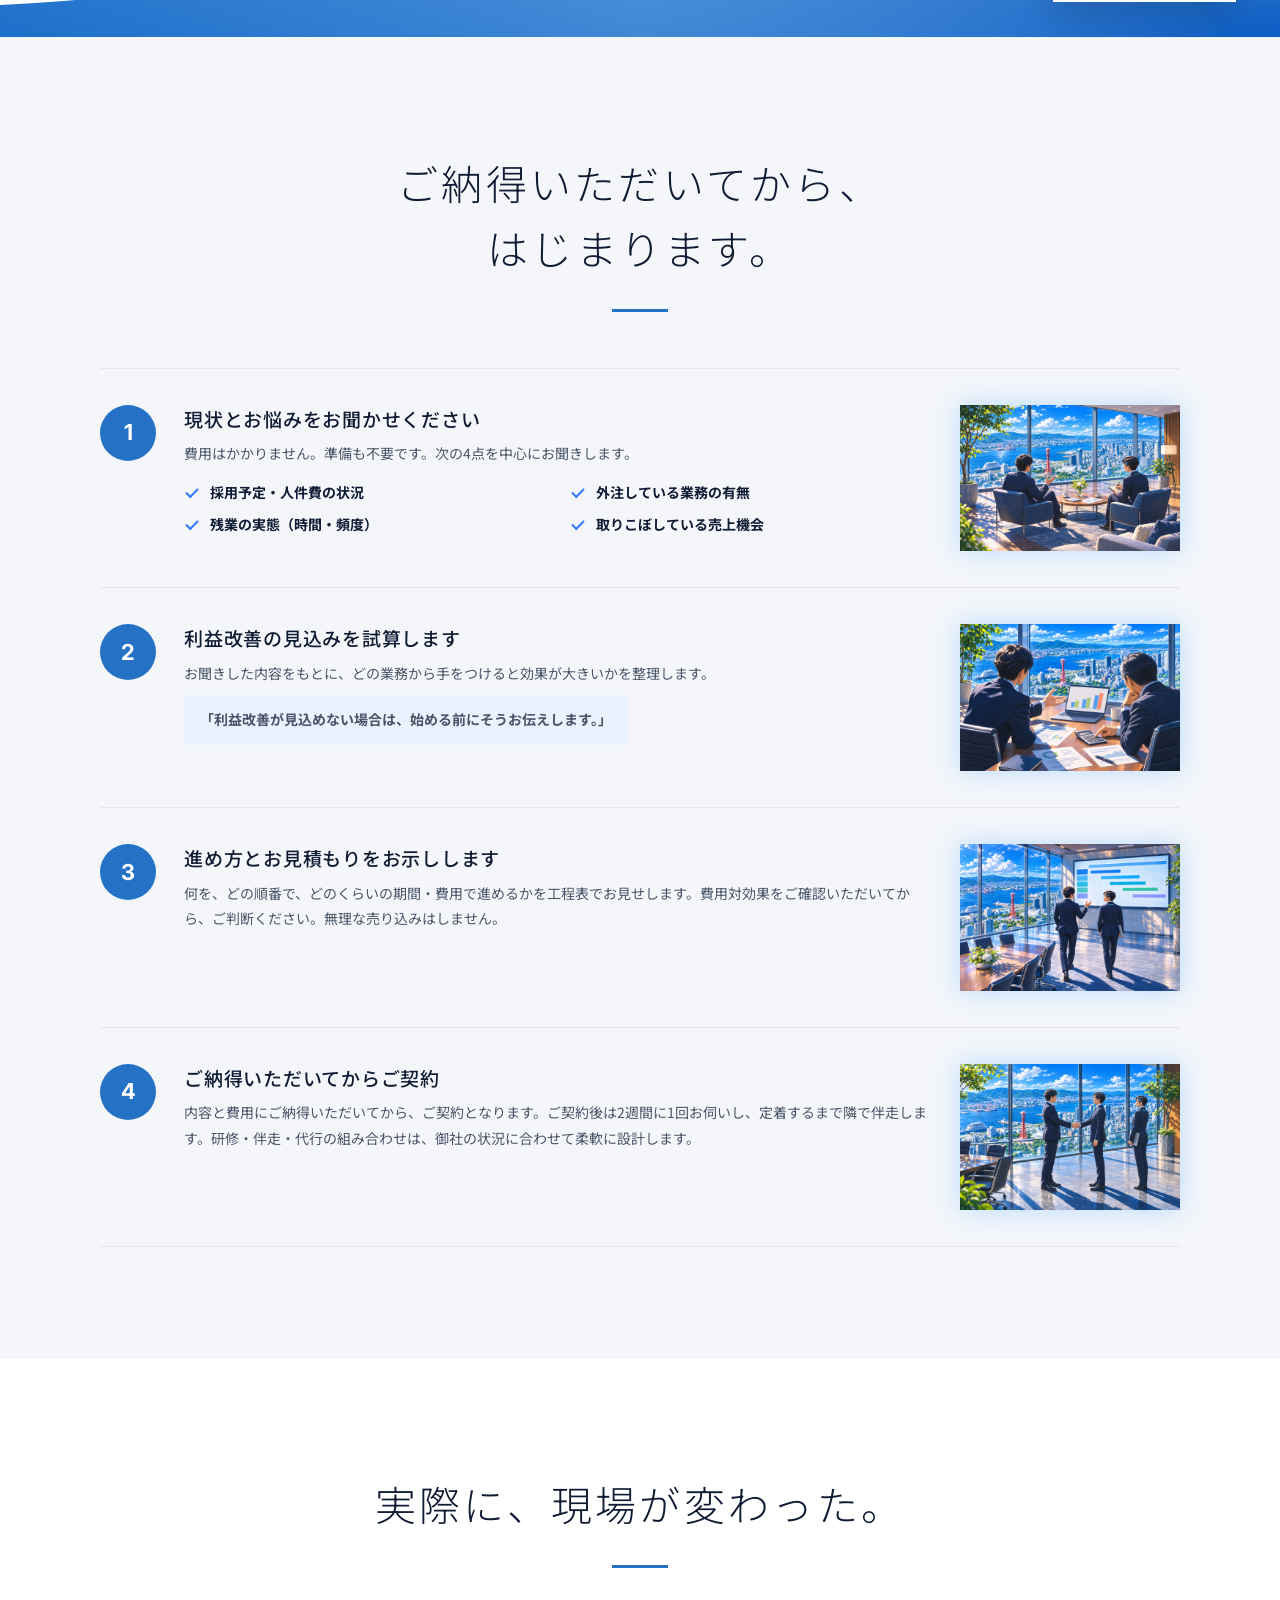
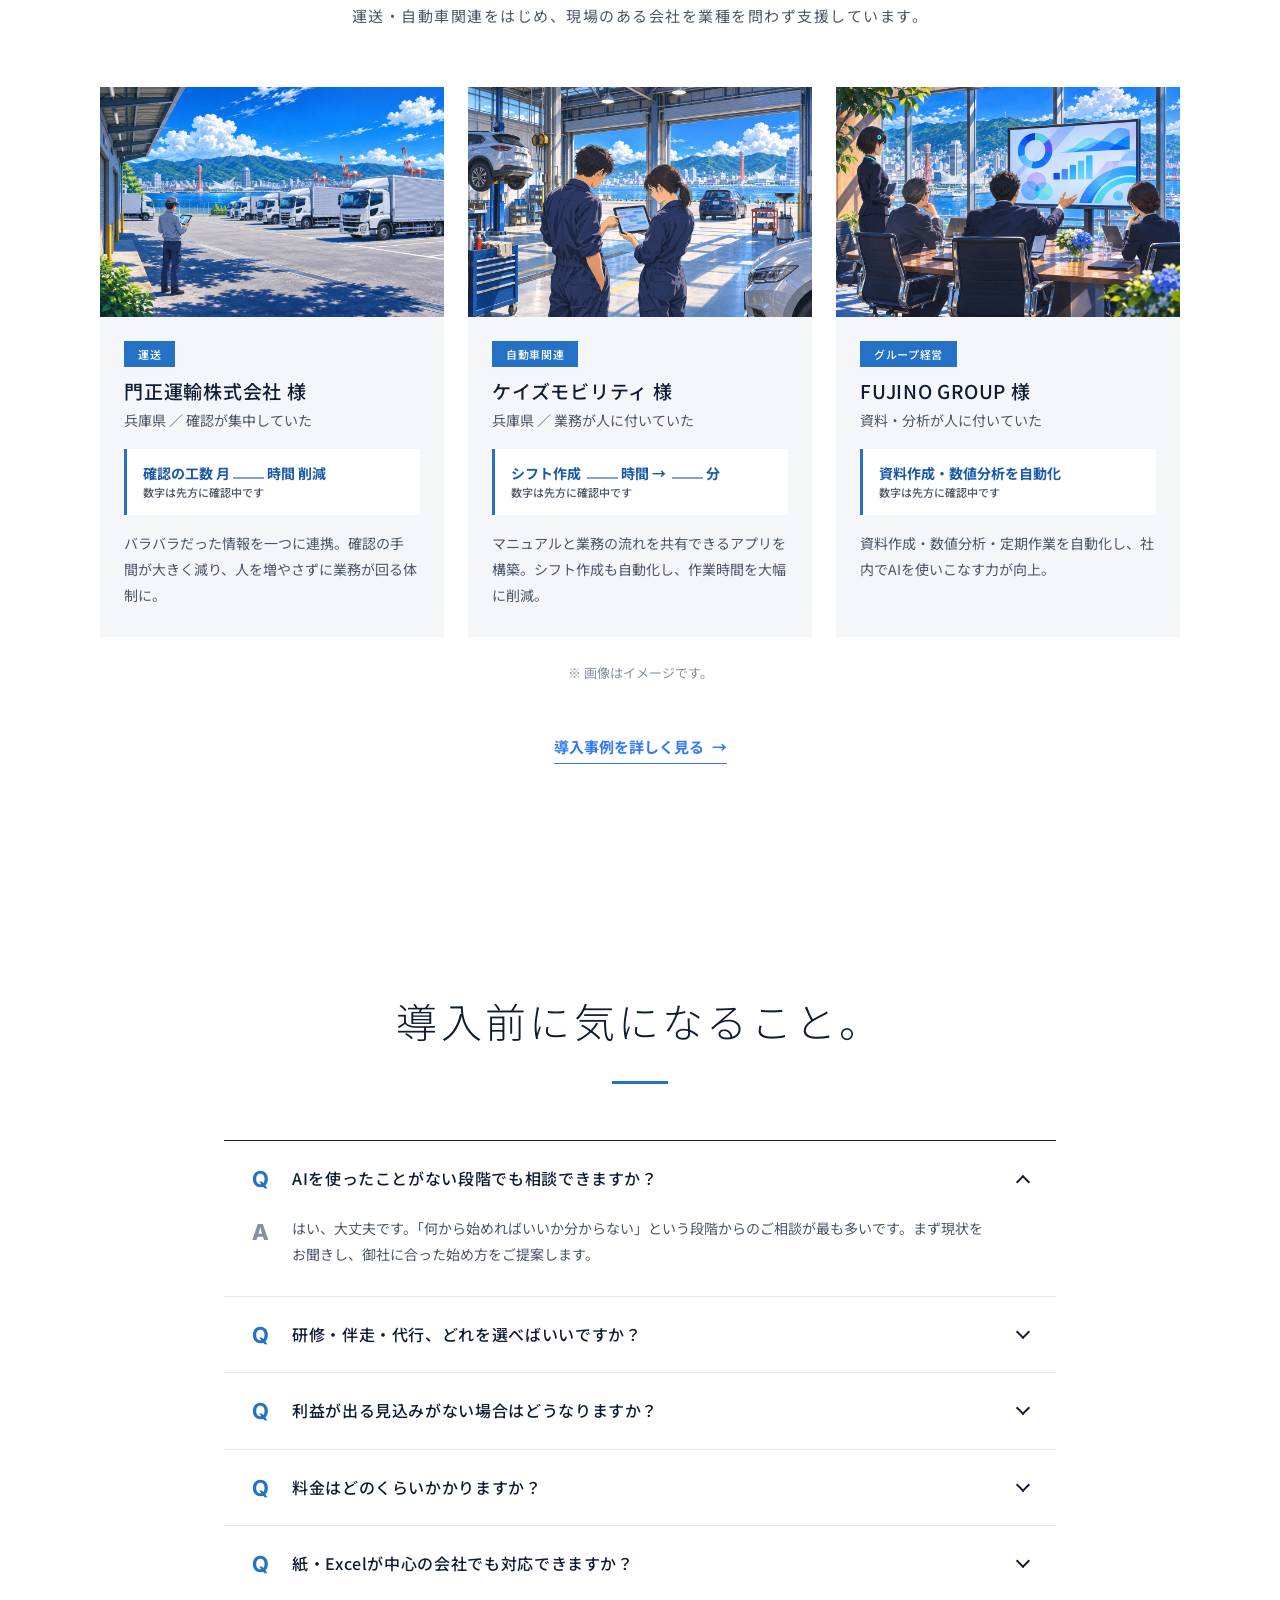
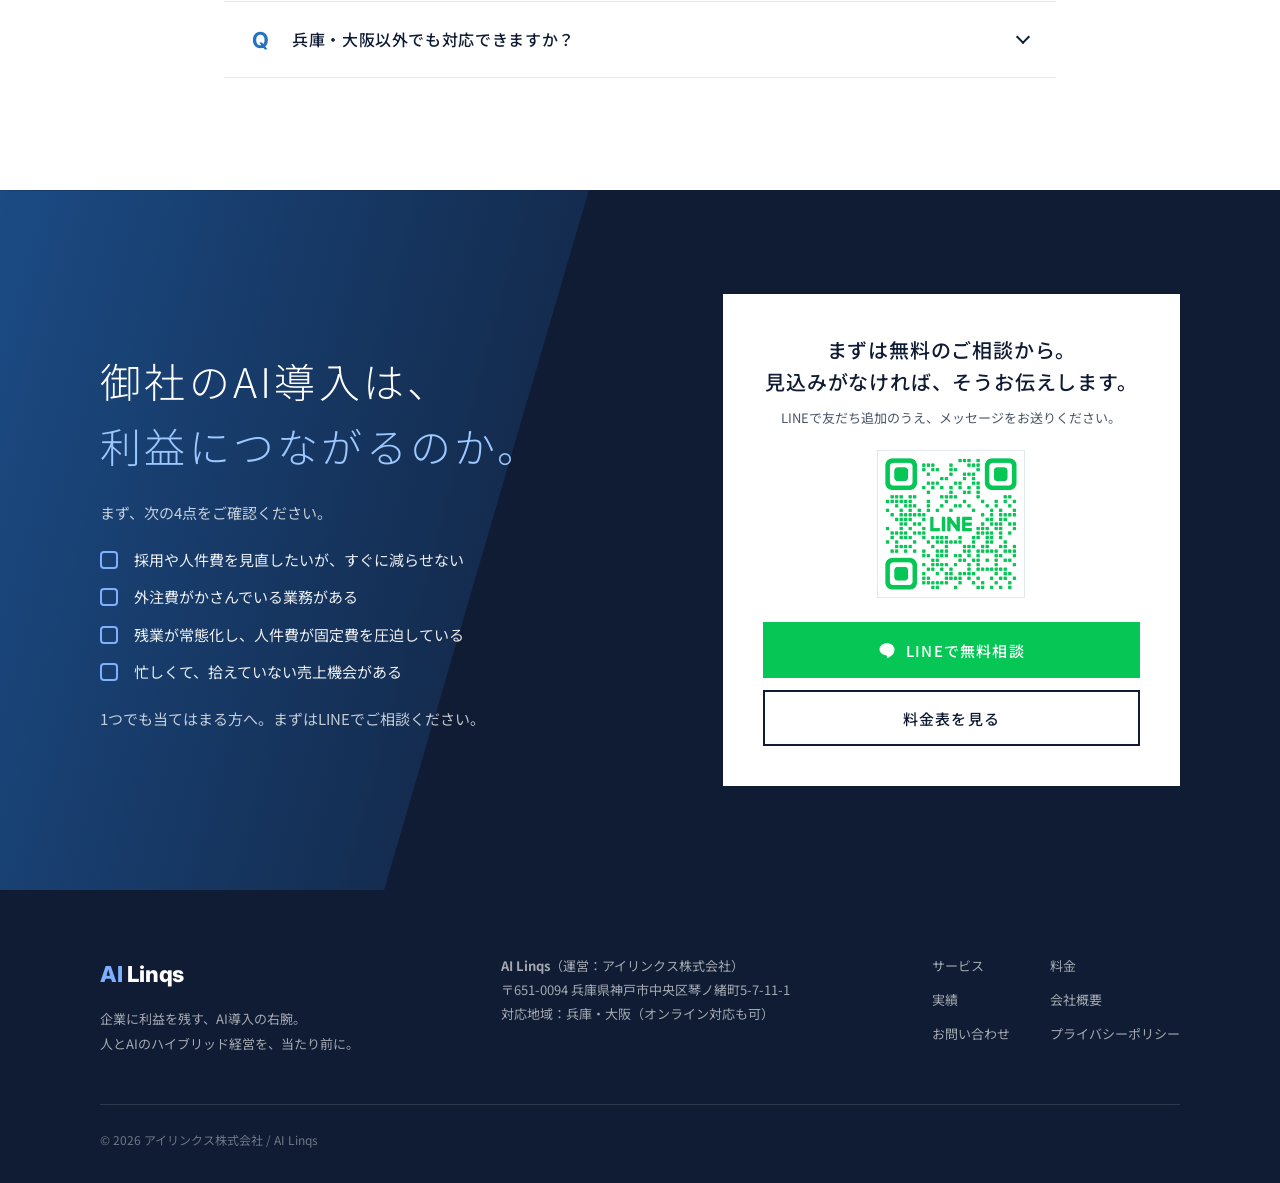
<file: top-v62.html>
<!DOCTYPE html>
<html lang="ja">
<head>
<meta charset="UTF-8">
<meta name="viewport" content="width=device-width, initial-scale=1">
<meta name="robots" content="noindex,nofollow">
<meta name="theme-color" content="#0F1C33">
<title>企業に利益を残す、AI導入の右腕｜AI Linqs</title>
<meta name="description" content="右腕AIを設計し、定着まで伴走する。AI Linqsは、採用費・外注費・残業代・売上機会の4つの角度から、中小企業に利益を残すところまで伴走します。兵庫・大阪対応。">
<link rel="icon" sizes="32x32" href="assets/favicon-32.png">
<link rel="icon" sizes="192x192" href="assets/favicon-192.png">
<link rel="apple-touch-icon" sizes="180x180" href="assets/favicon-180.png">
<link rel="preconnect" href="https://fonts.googleapis.com">
<link rel="preconnect" href="https://fonts.gstatic.com" crossorigin>
<link href="https://fonts.googleapis.com/css2?family=Inter:wght@700;800&amp;family=Noto+Sans+JP:wght@300;400;500;700;900&amp;display=swap" rel="stylesheet">
<link rel="stylesheet" href="css/style.css?v=69">
<link rel="stylesheet" href="css/top-v62.css?v=69">
<link rel="preload" as="image" href="assets/kv-bg.jpg">
<script src="js/main.js?v=69" defer></script>
<script src="js/top.js?v=69" defer></script>
</head>
<body class="top">
<a class="skip" href="#main">本文へスキップ</a>
<header class="site-header">
  <div class="header-inner">
    <a class="logo" href="index.html" aria-label="AI Linqs トップへ"><b>AI</b> Linqs</a>
    <nav class="gnav" aria-label="グローバルナビゲーション"><a href="index.html" class="is-active" aria-current="page">トップ</a><a href="service.html">サービス</a><a href="price.html">料金</a><a href="works.html">実績</a><a href="about.html">会社概要</a><a href="contact.html">お問い合わせ</a></nav>
    <div class="header-end">
      <a class="btn btn--ghost btn--s" href="price.html">料金表を見る</a>
      <a class="btn btn--line btn--s" href="contact.html#contact" data-line-cta><svg viewBox="0 0 24 24" fill="currentColor" aria-hidden="true"><path d="M12 3C6.5 3 2 6.6 2 11.1c0 4 3.6 7.4 8.400 8 .6.1 1.300.4 1.500.8.2.4.1 1 .1 1.400l-.1.800c0 .3-.2 1 .900.600s5.700-3.400 7.700-5.800C21.500 15.300 22 13.300 22 11.100 22 6.600 17.500 3 12 3z"/></svg>LINEで相談</a>
      <button class="burger" id="burger" type="button" aria-label="メニューを開く" aria-expanded="false" aria-controls="spMenu"><span></span><span></span></button>
    </div>
  </div>
  <nav class="sp-menu" id="spMenu" aria-label="スマートフォン用メニュー" hidden>
    <a href="index.html" class="is-active" aria-current="page">トップ</a><a href="service.html">サービス</a><a href="price.html">料金</a><a href="works.html">実績</a><a href="about.html">会社概要</a><a href="contact.html">お問い合わせ</a>
    <div class="btn-row"><a class="btn btn--line " href="contact.html#contact" data-line-cta><svg viewBox="0 0 24 24" fill="currentColor" aria-hidden="true"><path d="M12 3C6.5 3 2 6.6 2 11.1c0 4 3.6 7.4 8.400 8 .6.1 1.300.4 1.500.8.2.4.1 1 .1 1.400l-.1.800c0 .3-.2 1 .900.600s5.700-3.400 7.700-5.800C21.500 15.300 22 13.300 22 11.100 22 6.600 17.500 3 12 3z"/></svg>LINEで相談</a><a class="btn btn--ghost " href="price.html">料金表を見る</a></div>
  </nav>
</header>
<main id="main">
<section class="kv" id="hero">
  <div class="kv-photo"><img class="kv-bg" src="assets/kv-bg.jpg" alt="" width="1672" height="941" fetchpriority="high"></div>
  <div class="kv-people-wrap"><img class="kv-people" src="assets/kv-people.png" alt="神戸の港を見下ろしながら、経営者と右腕AIが並んで歩いている" width="1422" height="1106"></div>
  <h1 class="kv-copy"><span class="band"><span>「教育」「効率化」</span></span><span class="band"><span>だけで</span></span><span class="band"><span>終わらせない。</span></span></h1>
  <span class="kv-scroll" aria-hidden="true"></span>
</section>

<section class="lead-sec" id="lead">
  <h2 class="reveal">AI導入のゴールは<br>企業に利益を残すこと</h2>
  <p class="reveal"><span>アイリンクスは「AIを入れた」だけで終わらせない。</span><span>設計・導入・定着・改善まで伴走し、</span><span>「採用費」「外注費」「残業代」「機会損失」など</span><span>多角的に中小企業の利益を改善すること</span><span>を目指しています。</span></p>
</section>

<div class="stats" aria-label="AI Linqs の特徴">
  <div class="stats-inner">
    <div class="stat"><p class="stat-num"><span data-count="7">7</span><small>業種</small></p><p class="stat-label">対応業種</p></div>
    <div class="stat"><p class="stat-num is-text">兵庫・大阪</p><p class="stat-label">対応地域</p></div>
    <div class="stat"><p class="stat-num"><span data-count="2">2</span><small>週に1回</small></p><p class="stat-label">現場伴走の頻度</p></div>
    <div class="stat"><p class="stat-num">30<small>万円</small><small class="to">→</small> <span class="to" data-count="0" data-from="30">0</span><small class="to">円</small></p><p class="stat-label">初期構築費（年間契約の場合）</p></div>
  </div>
</div>

<section class="clients" id="clients">
  <h2 class="sec-title">導入企業様</h2>
  <div class="logo-rows" aria-label="導入企業様のロゴ（掲載準備中）">
    <div class="logo-row"><ul><li>ロゴ</li><li>ロゴ</li><li>ロゴ</li><li>ロゴ</li><li>ロゴ</li><li>ロゴ</li><li>ロゴ</li><li>ロゴ</li><li>ロゴ</li></ul><ul aria-hidden="true"><li>ロゴ</li><li>ロゴ</li><li>ロゴ</li><li>ロゴ</li><li>ロゴ</li><li>ロゴ</li><li>ロゴ</li><li>ロゴ</li><li>ロゴ</li></ul></div>
    <div class="logo-row"><ul><li>ロゴ</li><li>ロゴ</li><li>ロゴ</li><li>ロゴ</li><li>ロゴ</li><li>ロゴ</li><li>ロゴ</li><li>ロゴ</li><li>ロゴ</li></ul><ul aria-hidden="true"><li>ロゴ</li><li>ロゴ</li><li>ロゴ</li><li>ロゴ</li><li>ロゴ</li><li>ロゴ</li><li>ロゴ</li><li>ロゴ</li><li>ロゴ</li></ul></div>
    <div class="logo-row"><ul><li>ロゴ</li><li>ロゴ</li><li>ロゴ</li><li>ロゴ</li><li>ロゴ</li><li>ロゴ</li><li>ロゴ</li><li>ロゴ</li><li>ロゴ</li></ul><ul aria-hidden="true"><li>ロゴ</li><li>ロゴ</li><li>ロゴ</li><li>ロゴ</li><li>ロゴ</li><li>ロゴ</li><li>ロゴ</li><li>ロゴ</li><li>ロゴ</li></ul></div>
  </div>
  <p class="note">※ ロゴは掲載の許可をいただいた企業様から、順に入れていきます。</p>
</section>

<section class="why-now" id="why-now">
  <div class="container">
    <h2 class="sec-title">人はもう採れない</h2>
    <p class="sec-lead">兵庫県の最低賃金は、この11年で378円上がりました。<br>中小企業の「人が足りない」という声も、2015年以降でもっとも強い水準です。</p>
    <figure class="chart-wrap reveal">
      <div class="chart-head">
        <h3>兵庫県の最低賃金と、中小企業の人手不足感</h3>
        <p class="chart-legend"><span><i class="l-bar"></i>最低賃金（時間額・左の目盛り）</span><span><i class="l-line"></i>人手不足感（右の目盛り）</span></p>
      </div>
      <div class="chart"><svg viewBox="0 0 880 380" role="img" aria-labelledby="chartTitle chartDesc"><title id="chartTitle">兵庫県の最低賃金と、中小企業の人手不足感の推移</title><desc id="chartDesc">最低賃金は2015年度の794円から2026年度の1,172円へ上昇。人手不足感（不足超の幅）は2015年の19から2026年の42へ拡大。</desc><line class="grid" x1="56" x2="824" y1="336.0" y2="336.0"/><text x="46" y="340.0" text-anchor="end">600</text><line class="grid" x1="56" x2="824" y1="235.3" y2="235.3"/><text x="46" y="239.3" text-anchor="end">800</text><line class="grid" x1="56" x2="824" y1="134.7" y2="134.7"/><text x="46" y="138.7" text-anchor="end">1,000</text><line class="grid" x1="56" x2="824" y1="34.0" y2="34.0"/><text x="46" y="38.0" text-anchor="end">1,200</text><text x="834" y="340.0">0</text><text x="834" y="189.0">25</text><text x="834" y="38.0">50</text><text x="46" y="18" text-anchor="end">円</text><text x="834" y="18">ポイント</text><rect class="bar" x="70.1" y="238.4" width="35.8" height="97.6" style="transition-delay:0.00s"/><text x="88.0" y="356" text-anchor="middle">2015</text><rect class="bar" x="134.1" y="225.8" width="35.8" height="110.2" style="transition-delay:0.06s"/><text x="152.0" y="356" text-anchor="middle">16</text><rect class="bar" x="198.1" y="213.2" width="35.8" height="122.8" style="transition-delay:0.12s"/><text x="216.0" y="356" text-anchor="middle">17</text><rect class="bar" x="262.1" y="199.6" width="35.8" height="136.4" style="transition-delay:0.18s"/><text x="280.0" y="356" text-anchor="middle">18</text><rect class="bar" x="326.1" y="185.5" width="35.8" height="150.5" style="transition-delay:0.24s"/><text x="344.0" y="356" text-anchor="middle">19</text><rect class="bar" x="390.1" y="185.0" width="35.8" height="151.0" style="transition-delay:0.30s"/><text x="408.0" y="356" text-anchor="middle">20</text><rect class="bar" x="454.1" y="170.9" width="35.8" height="165.1" style="transition-delay:0.36s"/><text x="472.0" y="356" text-anchor="middle">21</text><rect class="bar" x="518.1" y="154.8" width="35.8" height="181.2" style="transition-delay:0.42s"/><text x="536.0" y="356" text-anchor="middle">22</text><rect class="bar" x="582.1" y="134.2" width="35.8" height="201.8" style="transition-delay:0.48s"/><text x="600.0" y="356" text-anchor="middle">23</text><rect class="bar" x="646.1" y="108.5" width="35.8" height="227.5" style="transition-delay:0.54s"/><text x="664.0" y="356" text-anchor="middle">24</text><rect class="bar" x="710.1" y="76.3" width="35.8" height="259.7" style="transition-delay:0.60s"/><text x="728.0" y="356" text-anchor="middle">25</text><rect class="bar is-last" x="774.1" y="48.1" width="35.8" height="287.9" style="transition-delay:0.66s"/><text x="792.0" y="356" text-anchor="middle">2026</text><path class="line" d="M88.0 221.2 L152.0 203.1 L216.0 142.7 L280.0 112.5 L344.0 94.4 L408.0 317.9 L472.0 203.1 L536.0 154.8 L600.0 166.9 L664.0 124.6 L728.0 112.5 L792.0 82.3"/><circle class="dot" cx="88.0" cy="221.2" r="4.5"/><circle class="dot" cx="152.0" cy="203.1" r="4.5"/><circle class="dot" cx="216.0" cy="142.7" r="4.5"/><circle class="dot" cx="280.0" cy="112.5" r="4.5"/><circle class="dot" cx="344.0" cy="94.4" r="4.5"/><circle class="dot" cx="408.0" cy="317.9" r="4.5"/><circle class="dot" cx="472.0" cy="203.1" r="4.5"/><circle class="dot" cx="536.0" cy="154.8" r="4.5"/><circle class="dot" cx="600.0" cy="166.9" r="4.5"/><circle class="dot" cx="664.0" cy="124.6" r="4.5"/><circle class="dot" cx="728.0" cy="112.5" r="4.5"/><circle class="dot" cx="792.0" cy="82.3" r="4.5"/><g class="lbl"><text class="v" x="88.0" y="256.4" text-anchor="middle" style="fill:#fff">794</text><text class="v" x="792.0" y="38.1" text-anchor="middle">1,172円</text><text class="v2" x="88.0" y="209.2" text-anchor="middle">19</text><text class="v2" x="762.0" y="80.3" text-anchor="end">42</text></g></svg></div>
      <figcaption class="chart-src">出典：厚生労働省「地域別最低賃金改定状況」（各年度の兵庫県の時間額）／日本銀行神戸支店「企業短期経済観測調査（兵庫県）」雇用人員判断・全産業・中小企業、各年9月調査。<br>人手不足感は「不足」と答えた企業の割合から「過剰」と答えた企業の割合を引いた差（ポイント）で、大きいほど不足が強いことを表します。2020年は感染症の影響で一時的に下がっています。</figcaption>
    </figure>
    <p class="chart-msg reveal">賃金は上がり、人は足りない。<br>「人を増やして解決する」という選択肢は、年々むずかしくなっています。</p>
  </div>
</section>

<section class="section" id="issues">
  <div class="container">
    <h2 class="sec-title">人を増やしても利益が残らない</h2>
    <p class="sec-lead">採用費・人件費・外注費・残業代。費用が増えるほど、利益は薄くなります。<br>この構造こそが、AIで変えられる問題です。</p>
    <div class="grid-3 mt-56">
      <article class="pain-card reveal">
        <div class="pic"><img src="assets/v-issue-01.jpg" alt="" width="1200" height="800" loading="lazy"></div>
        <div class="pain-body"><h3>確認が社長に集まる</h3><p>判断・承認が経営者に集中し、売上が伸びるほど業務が詰まる。気づけば現場が止まる原因が自分になっている。</p></div>
      </article>
      <article class="pain-card reveal">
        <div class="pic"><img src="assets/v-issue-02.jpg" alt="" width="1200" height="800" loading="lazy"></div>
        <div class="pain-body"><h3>業務が人についている</h3><p>特定の人がいないと業務が止まる。採用しても管理の手間は減らず、引き継ぎのたびにノウハウが失われていく。</p></div>
      </article>
      <article class="pain-card reveal">
        <div class="pic"><img src="assets/v-issue-03.jpg" alt="" width="1200" height="800" loading="lazy"></div>
        <div class="pain-body"><h3>紙・Excel・口頭で回っている</h3><p>情報がバラバラで、探す・聞く・転記するに時間が消える。人手は増えたのに、利益改善につながらない。</p></div>
      </article>
    </div>
  </div>
</section>

<section class="section section--navy" id="impact">
  <div class="container">
    <p class="sec-label">AI導入が、利益に出る</p>
    <h2 class="sec-title">削減した時間ではなく<br>「残る利益」で評価する</h2>
    <p class="sec-lead">AIで変えられるのは、採用費だけではありません。<br>正しく設計すれば、4つの角度から利益改善が見込めます。</p>
    <div class="grid-2 mt-56">
      <article class="cost-card reveal"><div class="icon"><svg viewBox="0 0 24 24" fill="none" stroke="currentColor" stroke-width="1.8" stroke-linecap="round" stroke-linejoin="round" aria-hidden="true"><circle cx="9" cy="8" r="3.2"/><path d="M3 20c0-3.3 2.7-6 6-6s6 2.7 6 6"/><circle cx="17.5" cy="9" r="2.4"/><path d="M16.5 14.2c2.6.3 4.5 2.5 4.5 5.3"/></svg></div><div><h3><span>01</span>採用費・人件費</h3><p>右腕AIが反復業務を代替し、採用の費用と教育の手間を削減。人を増やさずに業務が回る体制をつくります。</p></div></article>
      <article class="cost-card reveal"><div class="icon"><svg viewBox="0 0 24 24" fill="none" stroke="currentColor" stroke-width="1.8" stroke-linecap="round" stroke-linejoin="round" aria-hidden="true"><path d="M7 3h7l4 4v14H7z"/><path d="M14 3v4h4"/><path d="M10 12h5M10 16h5"/></svg></div><div><h3><span>02</span>外注費</h3><p>外部委託していた資料作成・データ整理・管理業務を内製化し、外注費を圧縮。開発にかかる費用も長期的に下がります。</p></div></article>
      <article class="cost-card reveal"><div class="icon"><svg viewBox="0 0 24 24" fill="none" stroke="currentColor" stroke-width="1.8" stroke-linecap="round" stroke-linejoin="round" aria-hidden="true"><circle cx="12" cy="12" r="8.5"/><path d="M12 7.5V12l3 2"/></svg></div><div><h3><span>03</span>残業代</h3><p>業務の自動化により残業時間を削減。固定費として重くなっていた人件費の構造を改善します。</p></div></article>
      <article class="cost-card reveal"><div class="icon"><svg viewBox="0 0 24 24" fill="none" stroke="currentColor" stroke-width="1.8" stroke-linecap="round" stroke-linejoin="round" aria-hidden="true"><path d="M4 20h16"/><path d="M5 15l4-4 3.5 3L19 7"/><path d="M15 7h4v4"/></svg></div><div><h3><span>04</span>売上機会の取りこぼし</h3><p>管理・確認業務をAIが担うことで、経営者・営業担当が「人にしかできない仕事」に集中できる時間を生み出します。</p></div></article>
    </div>
    <div class="trial reveal">
      <div>
        <h3>導入前に、御社の数字で<br>試算をお出しします。</h3>
        <p>効果は業種・業務範囲・組織の規模によって変わります。だからこそ、契約の前に、御社の採用費・外注費・残業・取りこぼしの実態から試算します。</p>
      </div>
      <p class="trial-quote">「見込みがなければ、<br>始める前にそうお伝えします。」<small>AI Linqs のお約束</small></p>
    </div>
  </div>
</section>


<section class="growth" id="map">
  <div class="container">
    <h2 class="sec-title">「教育」から「実務定着」へ<br>そして利益改善へ</h2>
  </div>
  <div class="growth-stage">
    <svg class="growth-slope" viewBox="0 0 1000 400" preserveAspectRatio="none" aria-hidden="true">
      <defs>
        <linearGradient id="gs1" x1="0" y1="1" x2="1" y2="0"><stop offset="0" stop-color="#1D6FCB"/><stop offset=".45" stop-color="#5C9BDD"/><stop offset=".8" stop-color="#A9CBEF"/><stop offset="1" stop-color="#fff"/></linearGradient>
        <radialGradient id="gs2" cx="1" cy="1" r=".5"><stop offset="0" stop-color="#0B5CC4"/><stop offset="1" stop-color="#0B5CC4" stop-opacity="0"/></radialGradient>
        <clipPath id="gsClip"><rect class="mask-rect" x="0" y="0" width="1000" height="400"/></clipPath>
      </defs>
      <g clip-path="url(#gsClip)">
        <path d="M0 372 C330 352 700 250 1000 28 L1000 400 L0 400Z" fill="url(#gs1)"/>
        <path d="M0 372 C330 352 700 250 1000 28 L1000 400 L0 400Z" fill="url(#gs2)"/>
      </g>
    </svg>
    <ol class="growth-items">
      <li class="g-item"><div class="g-pic"><img src="assets/v-step-01.jpg" alt="" width="640" height="640" loading="lazy"></div><div class="g-text"><p class="g-step">第1段階</p><h3><b>教育：</b>AI実務研修</h3><p>生成AIを、現場の実務で使えるところまで。半年12回 または 2日間合宿で、使いこなせる人を育てます。</p></div></li>
      <li class="g-item"><div class="g-pic"><img src="assets/v-step-02.jpg" alt="" width="640" height="640" loading="lazy"></div><div class="g-text"><p class="g-step">第2段階</p><h3><b>効率化：</b><span class="nw">右腕AI構築・</span><span class="nw">月額伴走</span></h3><p>繰り返しの業務を右腕AIが代替。2週間に1回現場に入り、定着と改善を続けます。</p></div></li>
      <li class="g-item"><div class="g-pic"><img src="assets/v-step-03.jpg" alt="" width="640" height="640" loading="lazy"></div><div class="g-text"><p class="g-step">第3段階</p><h3><b>利益改善：</b>経営数字で検証</h3><p>採用費・外注費・残業代・売上機会。利益が残ったかを、御社の数字で確かめます。</p></div></li>
    </ol>
    <a class="growth-cta" href="price.html">料金表へ<i aria-hidden="true"></i></a>
  </div>
</section>

<section class="section section--bg" id="flow">
  <div class="container">
    <p class="sec-label">ご相談からの流れ</p>
    <h2 class="sec-title">ご納得いただいてから、<br>はじまります。</h2>
    <ol class="steps mt-56">
      <li class="step reveal">
        <div class="step-num" aria-hidden="true">1</div>
        <div>
          <h3>現状とお悩みをお聞かせください</h3>
          <p>費用はかかりません。準備も不要です。次の4点を中心にお聞きします。</p>
          <ul class="check-list">
            <li>採用予定・人件費の状況</li>
            <li>外注している業務の有無</li>
            <li>残業の実態（時間・頻度）</li>
            <li>取りこぼしている売上機会</li>
          </ul>
        </div>
        <img src="assets/v-flow-01.jpg" alt="" width="1200" height="800" loading="lazy">
      </li>
      <li class="step reveal">
        <div class="step-num" aria-hidden="true">2</div>
        <div>
          <h3>利益改善の見込みを試算します</h3>
          <p>お聞きした内容をもとに、どの業務から手をつけると効果が大きいかを整理します。</p>
          <p class="promise">「利益改善が見込めない場合は、始める前にそうお伝えします。」</p>
        </div>
        <img src="assets/v-flow-02.jpg" alt="" width="1200" height="800" loading="lazy">
      </li>
      <li class="step reveal">
        <div class="step-num" aria-hidden="true">3</div>
        <div>
          <h3>進め方とお見積もりをお示しします</h3>
          <p>何を、どの順番で、どのくらいの期間・費用で進めるかを工程表でお見せします。費用対効果をご確認いただいてから、ご判断ください。無理な売り込みはしません。</p>
        </div>
        <img src="assets/v-flow-03.jpg" alt="" width="1200" height="800" loading="lazy">
      </li>
      <li class="step reveal">
        <div class="step-num" aria-hidden="true">4</div>
        <div>
          <h3>ご納得いただいてからご契約</h3>
          <p>内容と費用にご納得いただいてから、ご契約となります。ご契約後は2週間に1回お伺いし、定着するまで隣で伴走します。研修・伴走・代行の組み合わせは、御社の状況に合わせて柔軟に設計します。</p>
        </div>
        <img src="assets/v-flow-04.jpg" alt="" width="1200" height="800" loading="lazy">
      </li>
    </ol>
  </div>
</section>

<section class="section" id="works">
  <div class="container">
    <p class="sec-label">導入事例</p>
    <h2 class="sec-title">実際に、現場が変わった。</h2>
    <p class="sec-lead">運送・自動車関連をはじめ、現場のある会社を業種を問わず支援しています。</p>
    <div class="grid-3 mt-56">
      <article class="case-card reveal">
        <div class="pic"><img src="assets/v-case-01.jpg" alt="" width="1200" height="800" loading="lazy"></div>
        <div class="case-body">
          <span class="case-tag">運送</span>
          <h3 class="case-name">門正運輸株式会社 様</h3>
          <p class="case-meta">兵庫県 ／ 確認が集中していた</p>
          <p class="case-metric">確認の工数 月<span class="blank" aria-label="確認中"></span>時間 削減<small>数字は先方に確認中です</small></p>
          <p>バラバラだった情報を一つに連携。確認の手間が大きく減り、人を増やさずに業務が回る体制に。</p>
        </div>
      </article>
      <article class="case-card reveal">
        <div class="pic"><img src="assets/v-case-02.jpg" alt="" width="1200" height="800" loading="lazy"></div>
        <div class="case-body">
          <span class="case-tag">自動車関連</span>
          <h3 class="case-name">ケイズモビリティ 様</h3>
          <p class="case-meta">兵庫県 ／ 業務が人に付いていた</p>
          <p class="case-metric">シフト作成 <span class="blank" aria-label="確認中"></span>時間 → <span class="blank" aria-label="確認中"></span>分<small>数字は先方に確認中です</small></p>
          <p>マニュアルと業務の流れを共有できるアプリを構築。シフト作成も自動化し、作業時間を大幅に削減。</p>
        </div>
      </article>
      <article class="case-card reveal">
        <div class="pic"><img src="assets/v-case-03.jpg" alt="" width="1200" height="800" loading="lazy"></div>
        <div class="case-body">
          <span class="case-tag">グループ経営</span>
          <h3 class="case-name">FUJINO GROUP 様</h3>
          <p class="case-meta">資料・分析が人に付いていた</p>
          <p class="case-metric">資料作成・数値分析を自動化<small>数字は先方に確認中です</small></p>
          <p>資料作成・数値分析・定期作業を自動化し、社内でAIを使いこなす力が向上。</p>
        </div>
      </article>
    </div>
    <p class="note mt-24">※ 画像はイメージです。</p>
    <p class="sec-foot"><a class="text-link" href="works.html">導入事例を詳しく見る</a></p>
  </div>
</section>

<section class="section" id="faq">
  <div class="container container--narrow">
    <p class="sec-label">よくある質問</p>
    <h2 class="sec-title">導入前に気になること。</h2>
    <div class="faq mt-56">
      <details open><summary>AIを使ったことがない段階でも相談できますか？</summary><div class="answer">はい、大丈夫です。「何から始めればいいか分からない」という段階からのご相談が最も多いです。まず現状をお聞きし、御社に合った始め方をご提案します。</div></details>
      <details><summary>研修・伴走・代行、どれを選べばいいですか？</summary><div class="answer">ご相談の中で一緒に決めます。「まず社内で使えるようになりたい」なら研修、「導入して定着させたい」なら伴走、「仕組みを作ってほしい」なら代行が合います。組み合わせも可能です。</div></details>
      <details><summary>利益が出る見込みがない場合はどうなりますか？</summary><div class="answer">始める前にそうお伝えします。費用対効果が見込めないと判断した場合は、正直にお伝えして、ご契約をお断りすることがあります。</div></details>
      <details><summary>料金はどのくらいかかりますか？</summary><div class="answer">AI実務研修：396,000円／人・税別（助成金が認められた場合の試算：実質99,000円）。継続支援：月7万円（相談中心）・月18万円（現場伴走込み）。システム開発：50万円〜。初期構築費30万円は年間契約で0円になります。詳しくは<a class="text-link" href="price.html">料金ページ</a>をご覧ください。</div></details>
      <details><summary>紙・Excelが中心の会社でも対応できますか？</summary><div class="answer">むしろ得意です。アナログ体制の企業ほど改善の余地が大きく、効果が出やすい傾向があります。今のやり方を否定せず、現場に合わせて段階的に設計します。</div></details>
      <details><summary>兵庫・大阪以外でも対応できますか？</summary><div class="answer">オンライン対応も可能です。ただし現場伴走（2週間に1回の訪問）は兵庫・大阪を中心としています。地域外の場合はご相談ください。</div></details>
    </div>
  </div>
</section>

<section class="closing" id="closing">
  <div class="closing-inner">
    <div>
      <h2>御社のAI導入は、<br><em>利益につながるのか。</em></h2>
      <p class="closing-lead">まず、次の4点をご確認ください。</p>
      <ul class="box-list">
        <li>採用や人件費を見直したいが、すぐに減らせない</li>
        <li>外注費がかさんでいる業務がある</li>
        <li>残業が常態化し、人件費が固定費を圧迫している</li>
        <li>忙しくて、拾えていない売上機会がある</li>
      </ul>
      <p class="closing-lead">1つでも当てはまる方へ。まずはLINEでご相談ください。</p>
    </div>
    <div class="closing-card">
      <h3>まずは無料のご相談から。<br>見込みがなければ、そうお伝えします。</h3>
      <p>LINEで友だち追加のうえ、メッセージをお送りください。</p>
      <img src="assets/line-qr.png" alt="AI Linqs LINE公式アカウントのQRコード" width="148" height="148" loading="lazy">
      <div class="btn-row"><a class="btn btn--line " href="contact.html#contact" data-line-cta><svg viewBox="0 0 24 24" fill="currentColor" aria-hidden="true"><path d="M12 3C6.5 3 2 6.6 2 11.1c0 4 3.6 7.4 8.400 8 .6.1 1.300.4 1.500.8.2.4.1 1 .1 1.400l-.1.800c0 .3-.2 1 .900.600s5.700-3.400 7.700-5.800C21.500 15.300 22 13.300 22 11.100 22 6.600 17.500 3 12 3z"/></svg>LINEで無料相談</a><a class="btn btn--ghost " href="price.html">料金表を見る</a></div>
    </div>
  </div>
</section>
</main>
<footer class="footer">
  <div class="container">
    <div class="footer-grid">
      <div>
        <a class="logo" href="index.html" aria-label="AI Linqs トップへ"><b>AI</b> Linqs</a>
        <p class="footer-desc">企業に利益を残す、AI導入の右腕。<br>人とAIのハイブリッド経営を、当たり前に。</p>
      </div>
      <div>
        <p><strong>AI Linqs</strong>（運営：アイリンクス株式会社）</p>
        <p>〒651-0094 兵庫県神戸市中央区琴ノ緒町5-7-11-1</p>
        <p>対応地域：兵庫・大阪（オンライン対応も可）</p>
      </div>
      <nav class="footer-nav" aria-label="フッターナビゲーション">
        <a href="service.html">サービス</a><a href="price.html">料金</a>
        <a href="works.html">実績</a><a href="about.html">会社概要</a>
        <a href="contact.html">お問い合わせ</a><a href="privacy.html">プライバシーポリシー</a>
      </nav>
    </div>
    <p class="footer-copy">&copy; 2026 アイリンクス株式会社 / AI Linqs</p>
  </div>
</footer>
<div class="sticky-cta" id="stickyCta" hidden><a class="btn btn--line " href="contact.html#contact" data-line-cta><svg viewBox="0 0 24 24" fill="currentColor" aria-hidden="true"><path d="M12 3C6.5 3 2 6.6 2 11.1c0 4 3.6 7.4 8.400 8 .6.1 1.300.4 1.500.8.2.4.1 1 .1 1.400l-.1.800c0 .3-.2 1 .900.600s5.700-3.400 7.700-5.800C21.500 15.300 22 13.300 22 11.100 22 6.600 17.500 3 12 3z"/></svg>LINEで相談</a><a class="btn btn--ghost " href="price.html">料金表を見る</a></div>
<div class="test-badge" id="testBadge" hidden>テスト版｜<a href="index.html">青い背景版</a>｜<a href="top-video.html">動画版</a>｜<b>前の版</b></div>
</body>
</html>
</file>
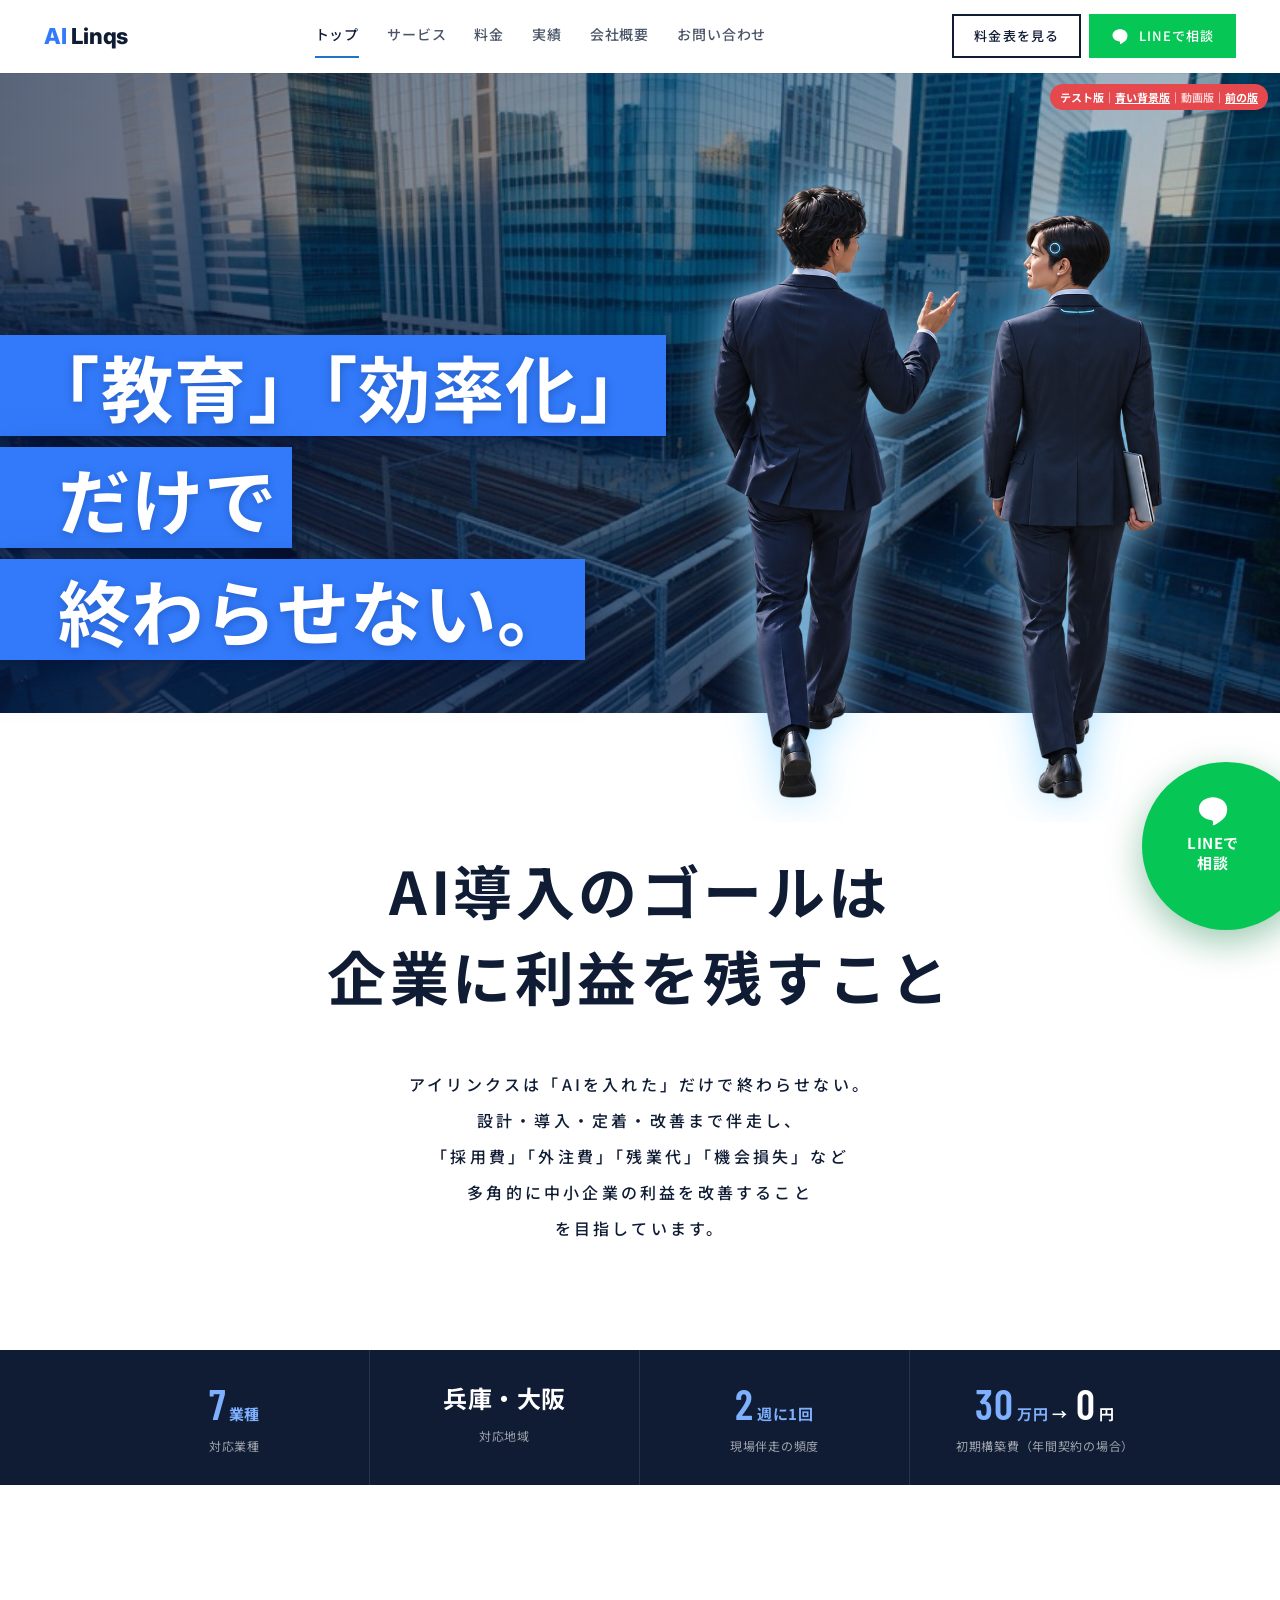
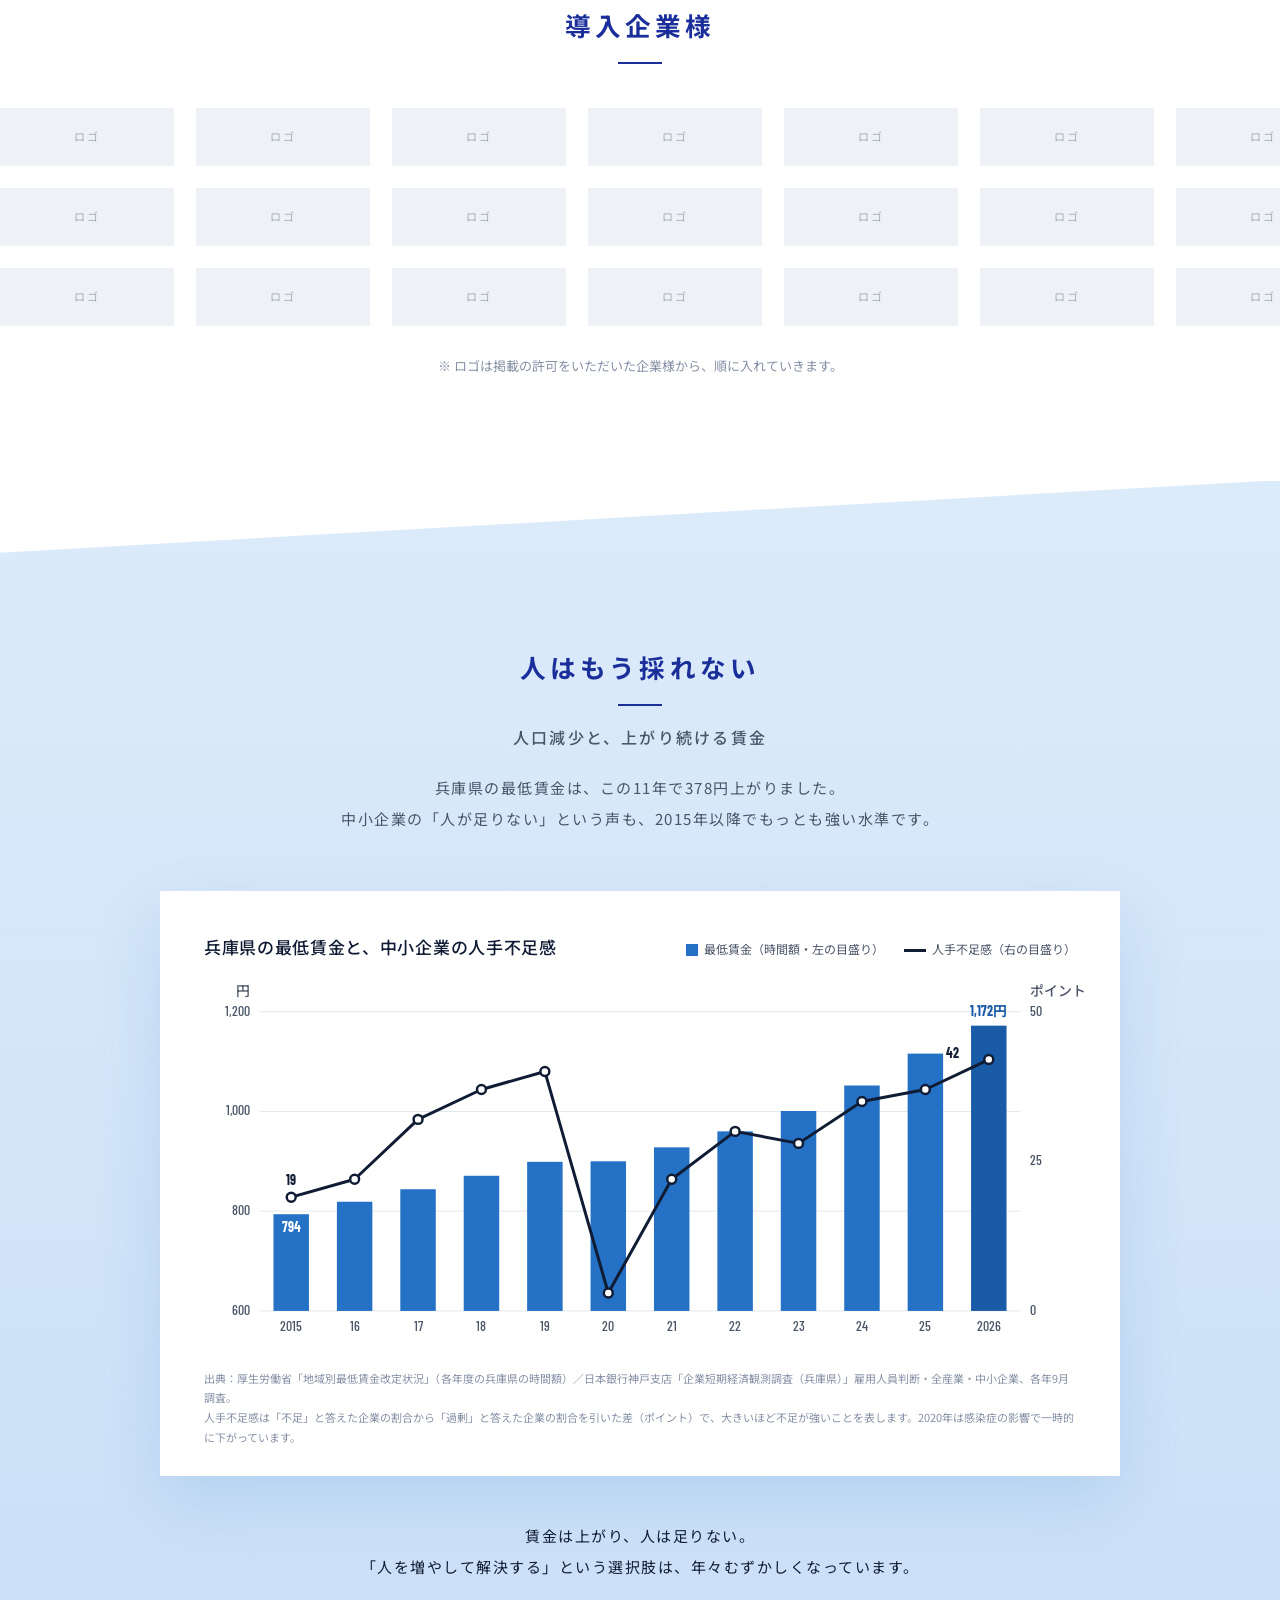
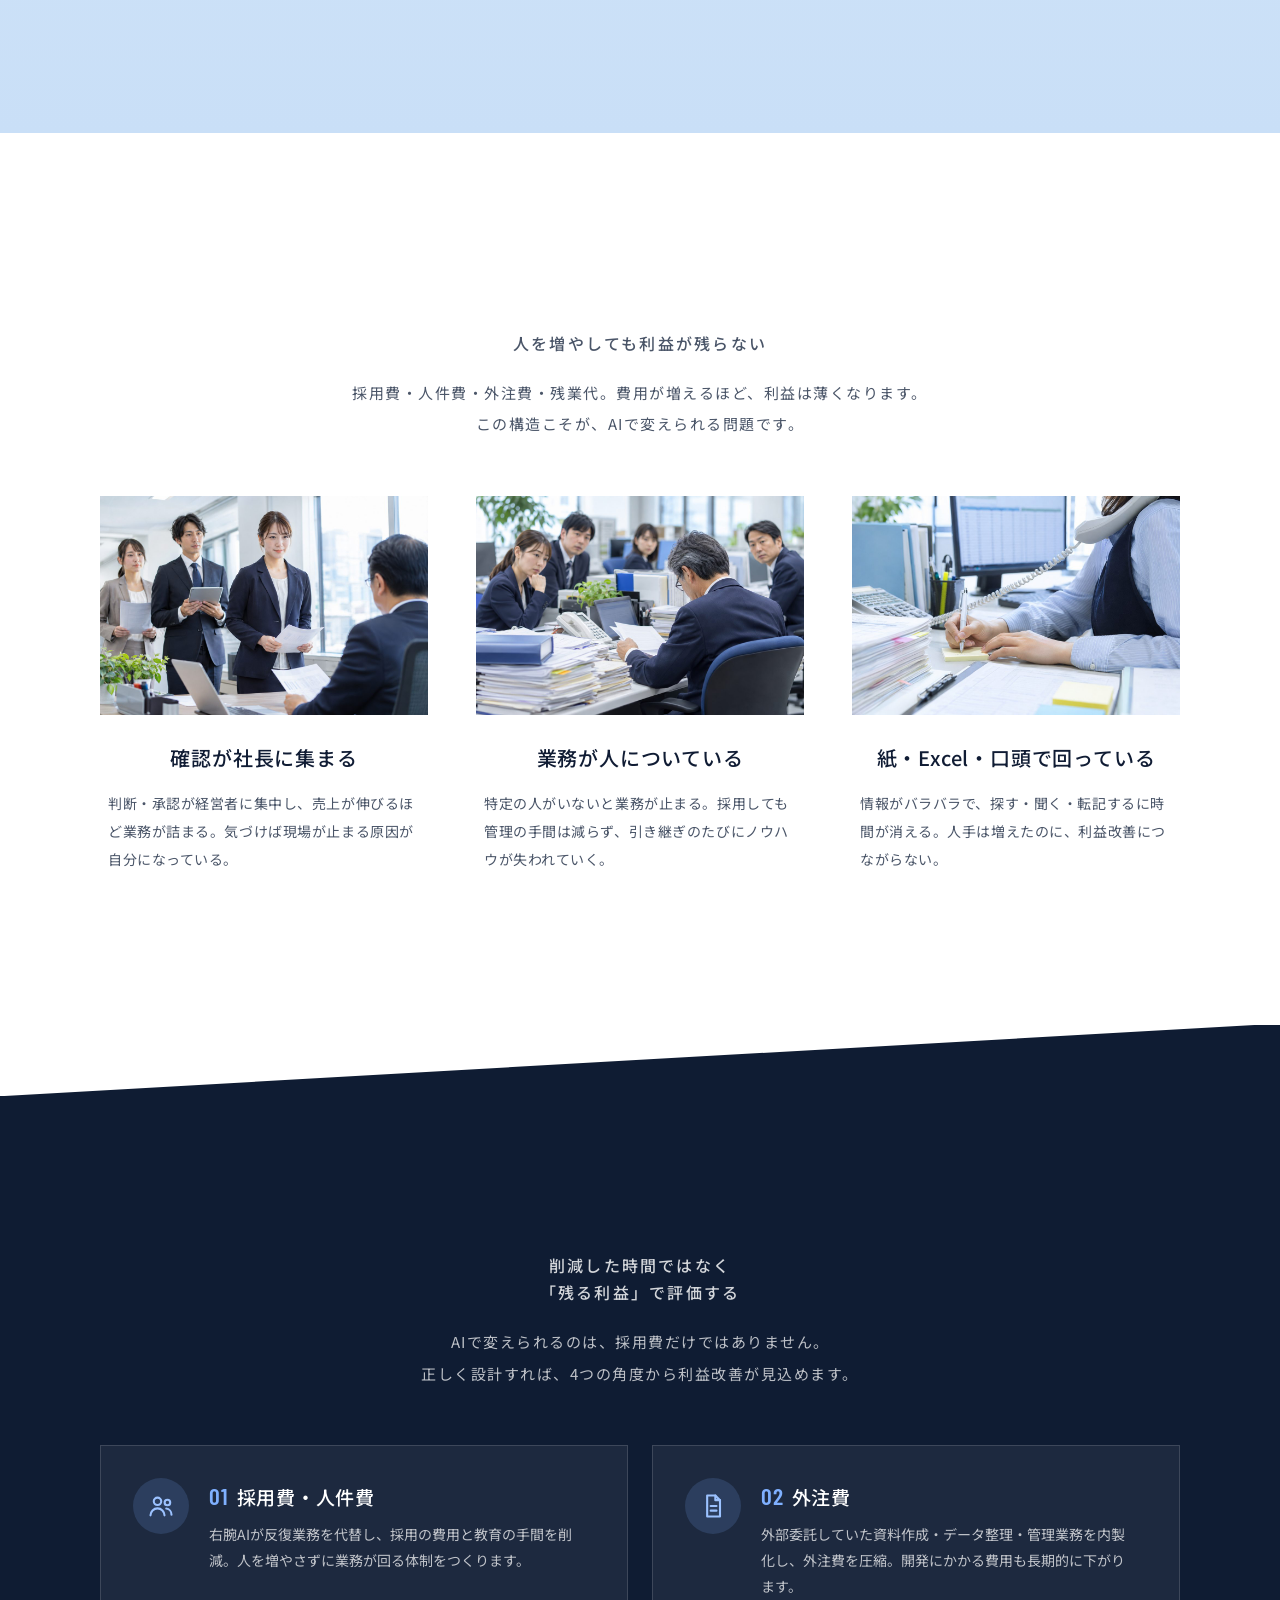
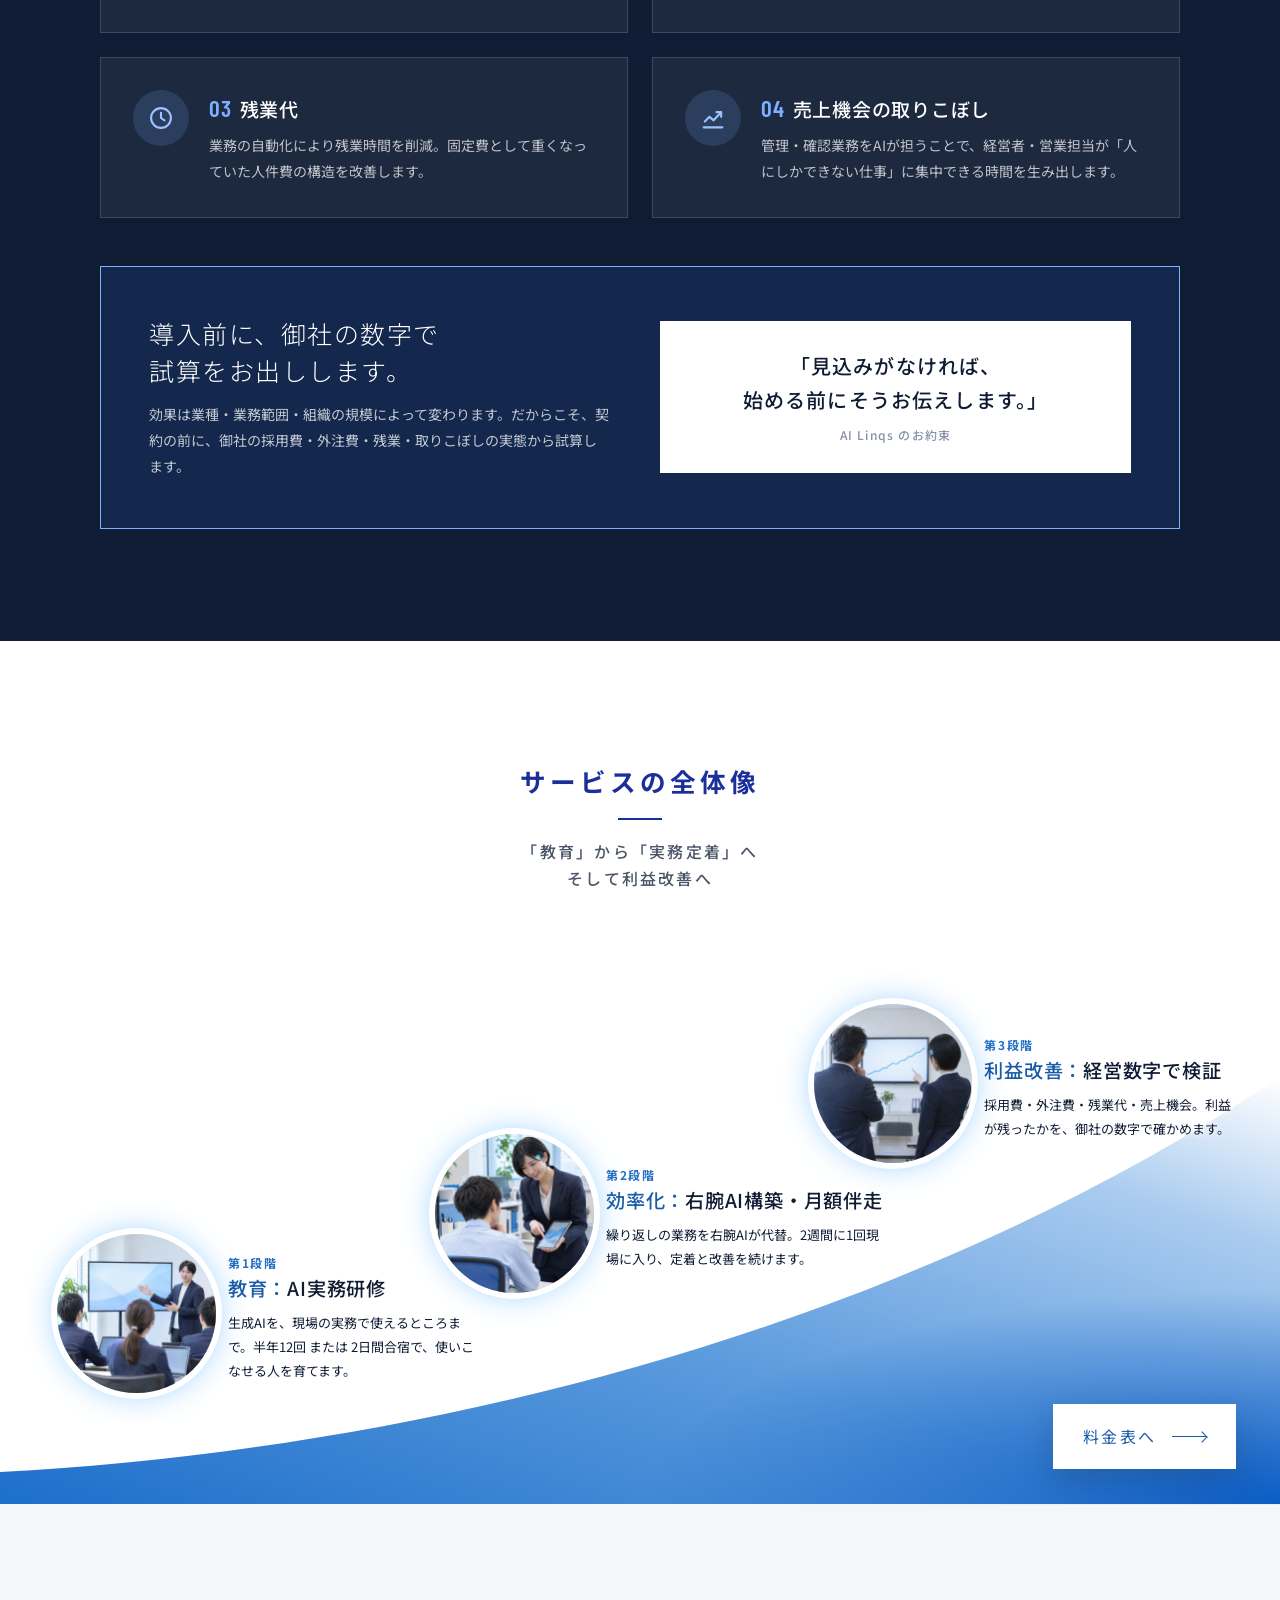
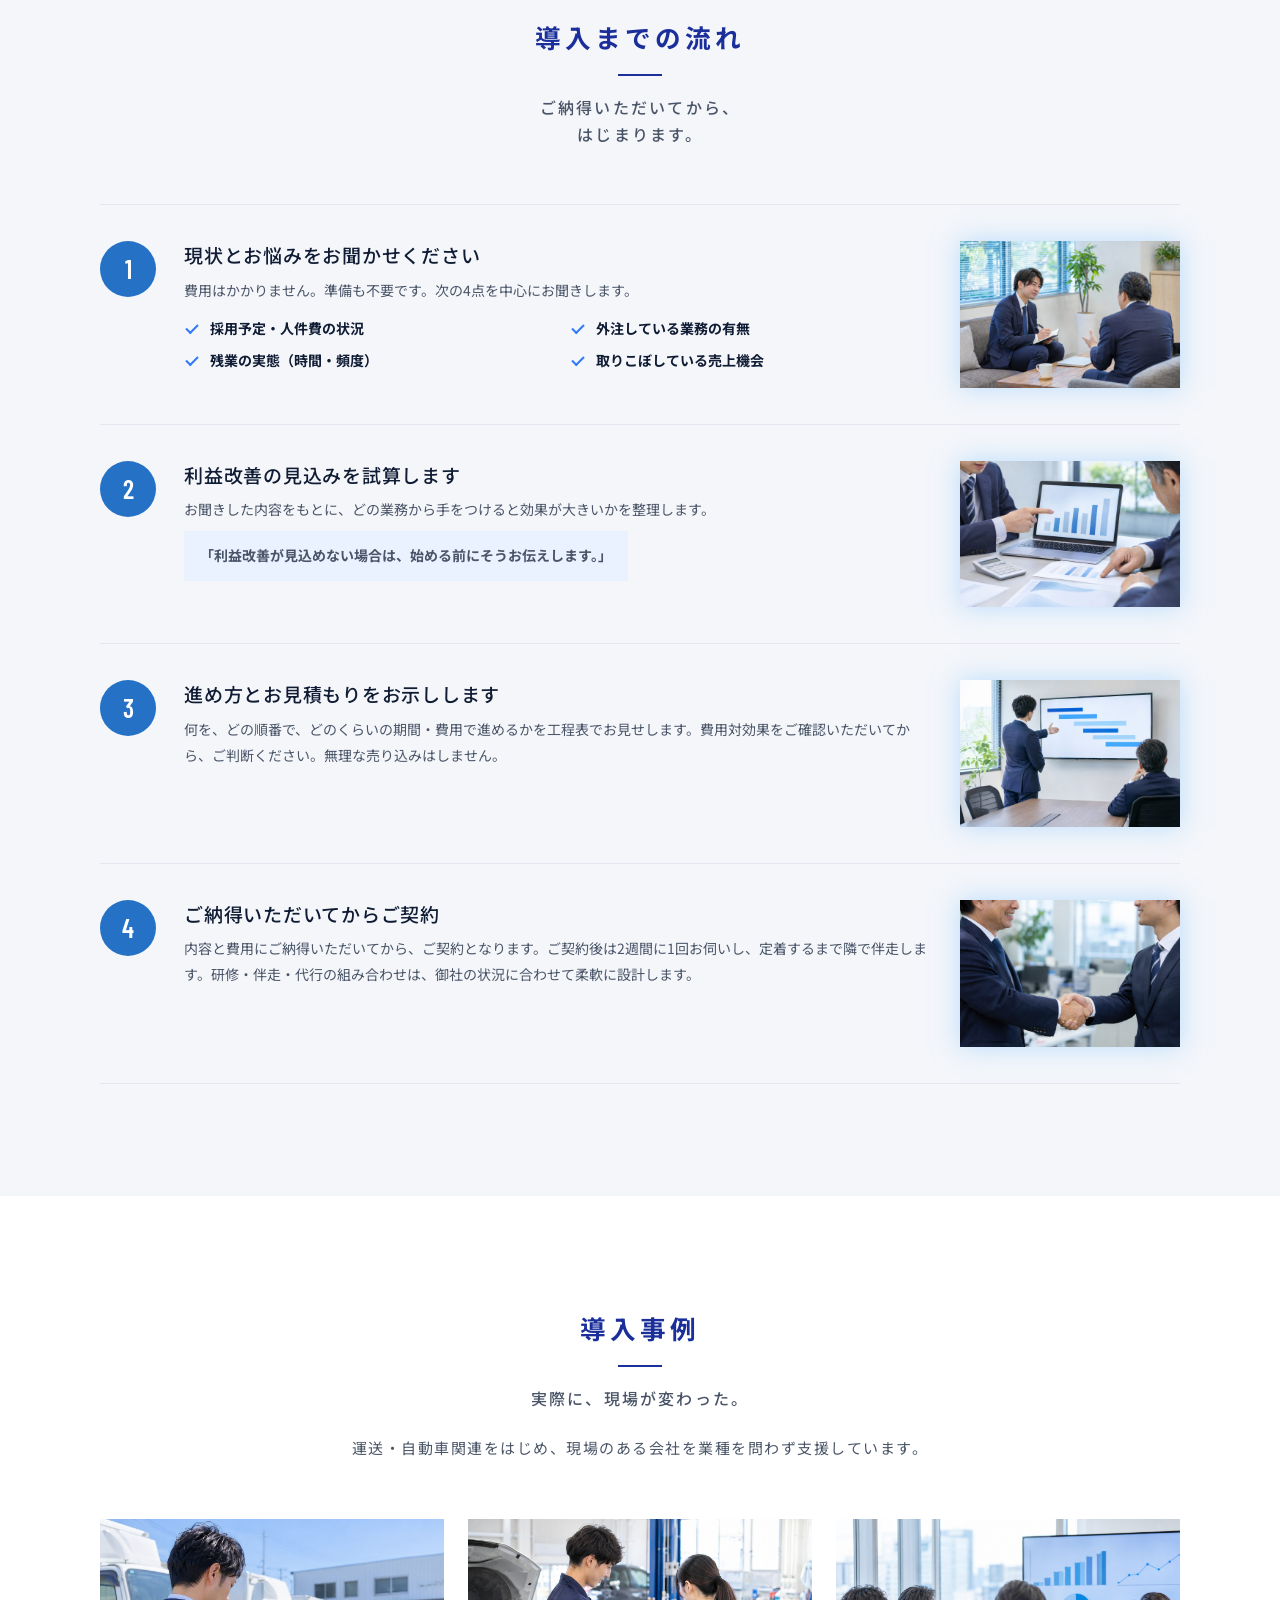
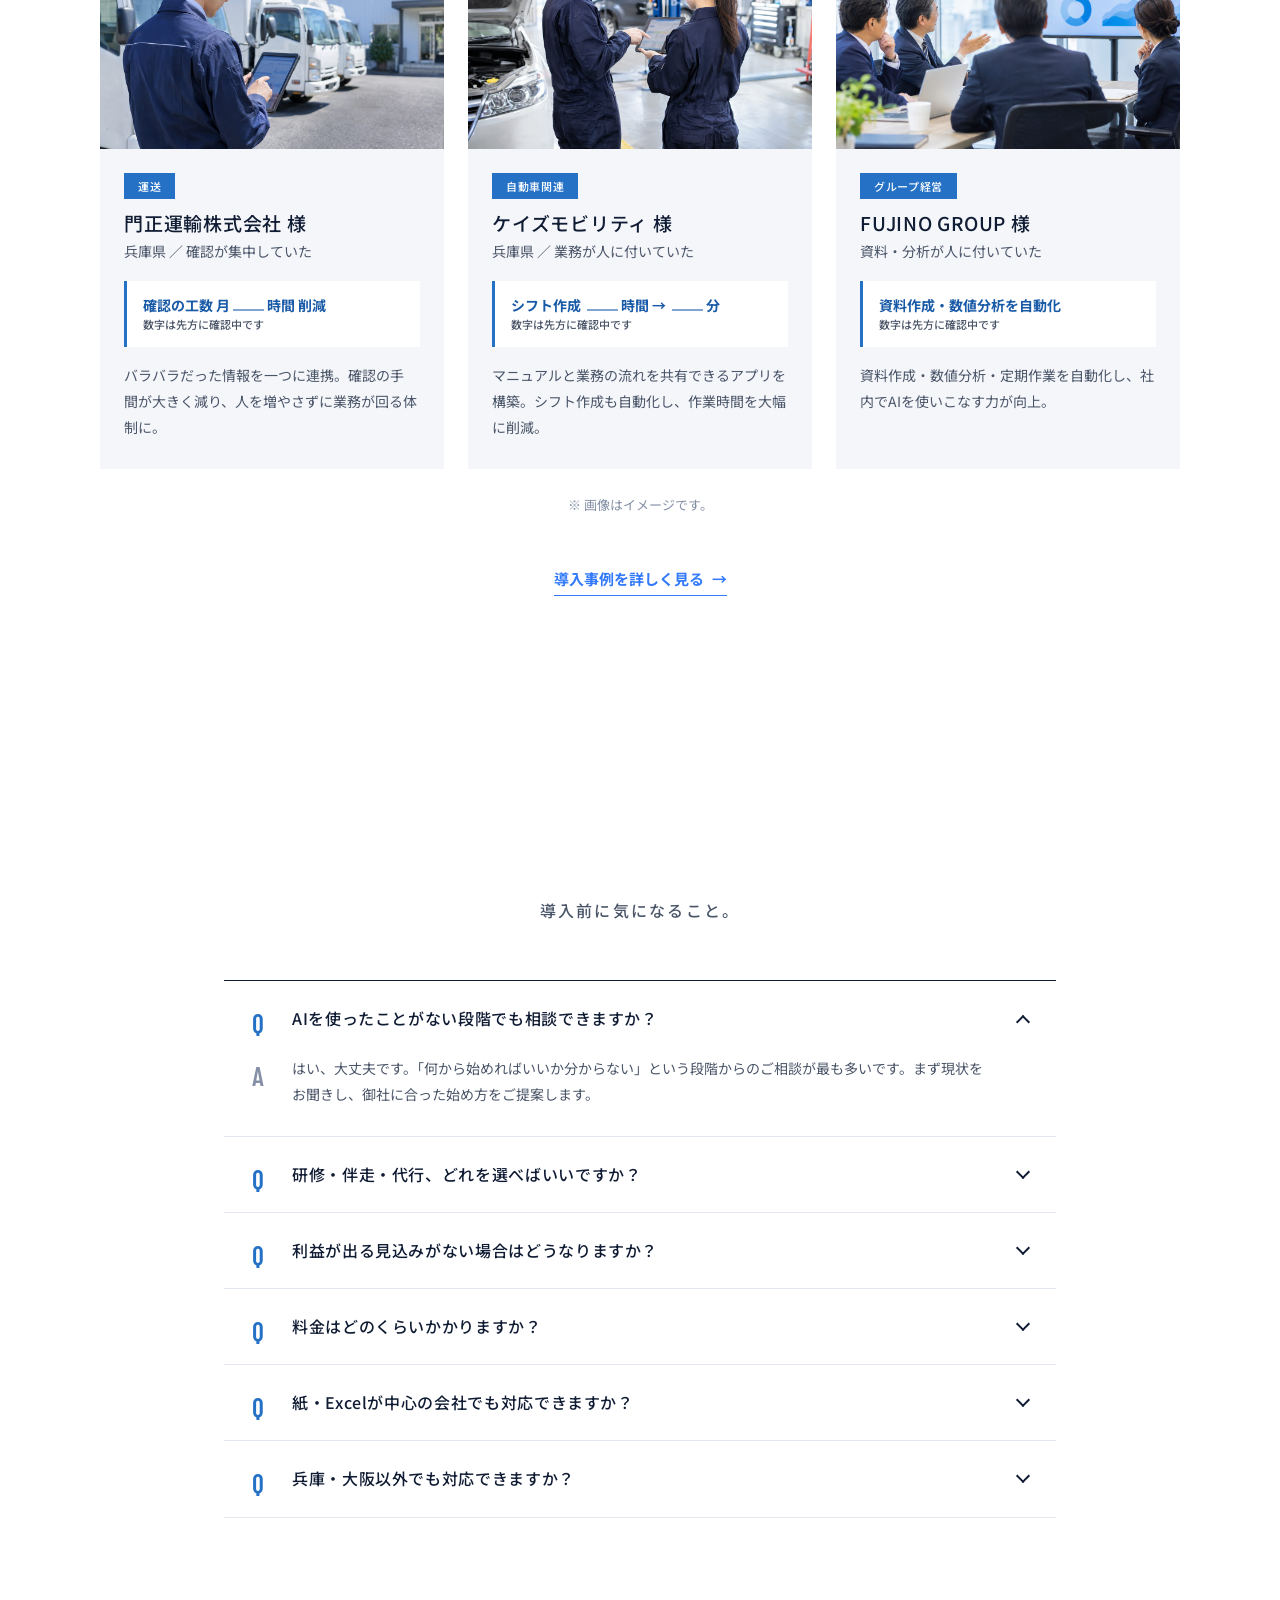
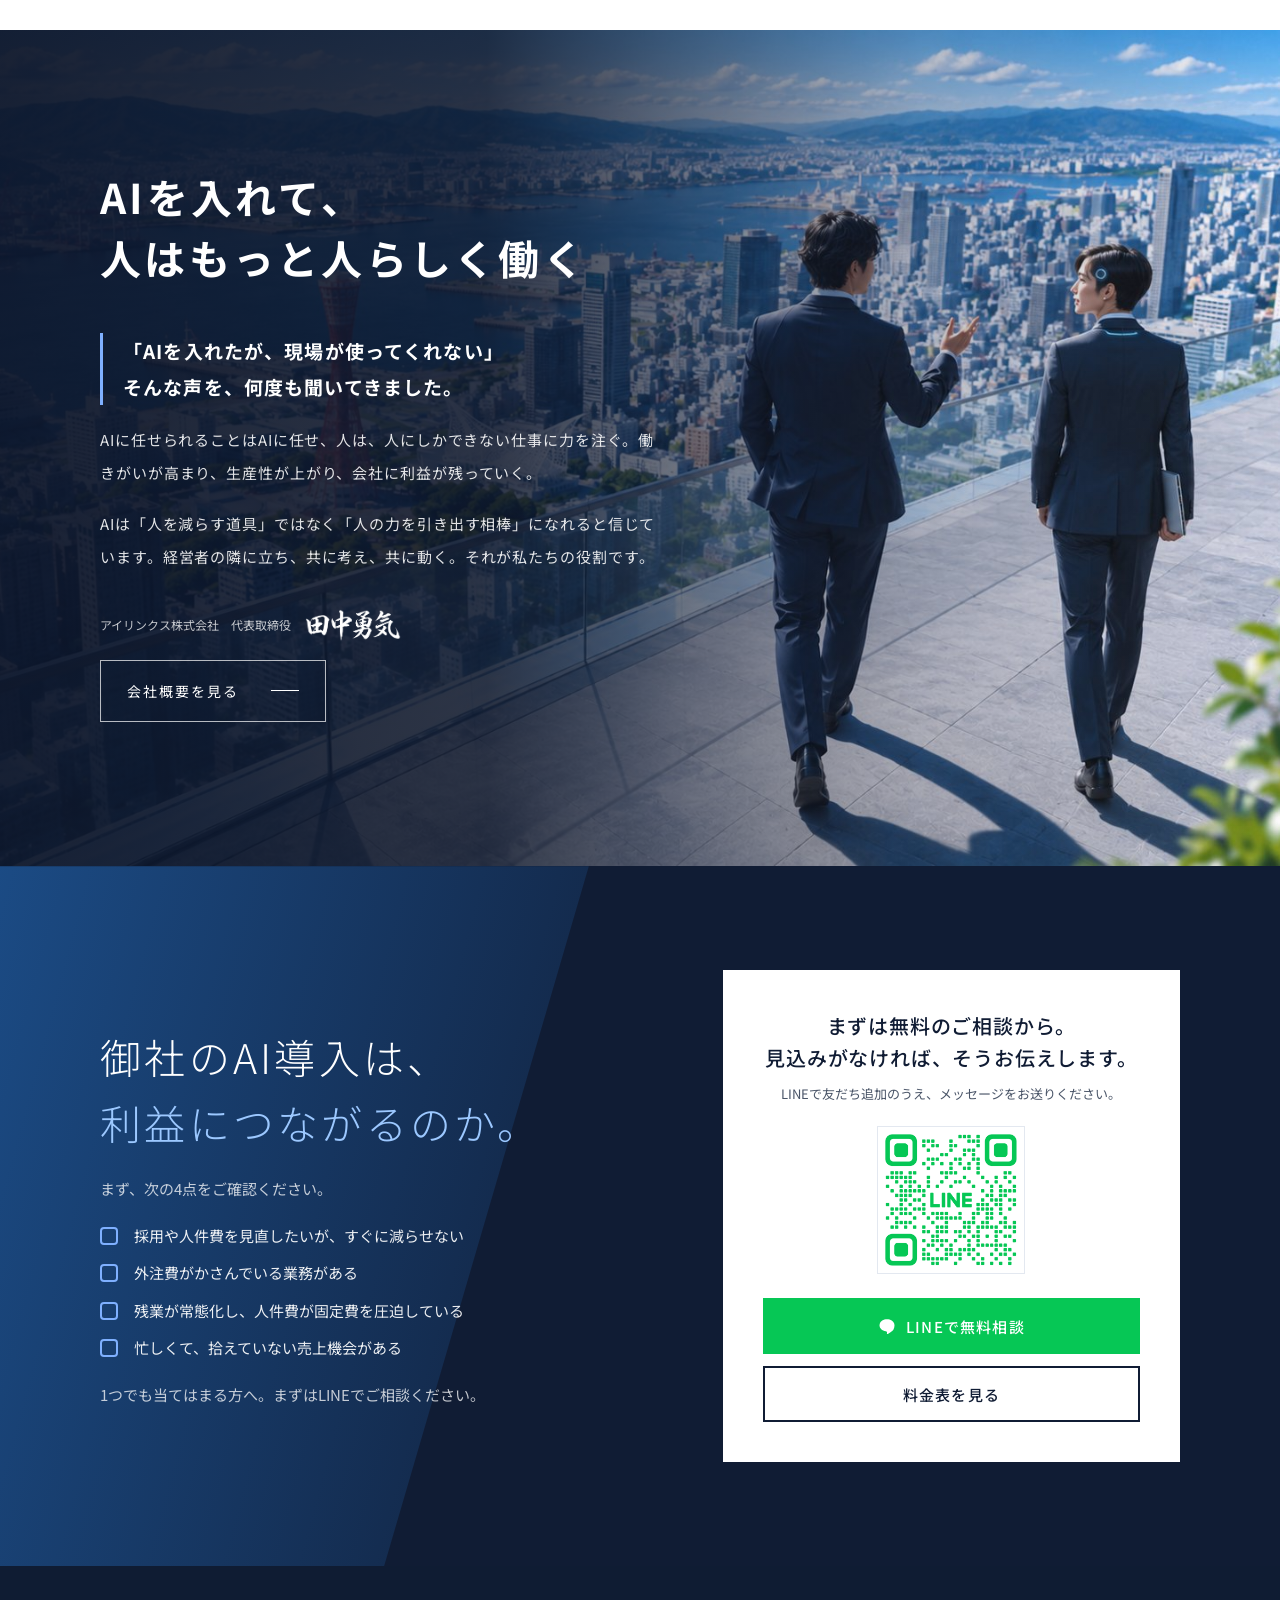
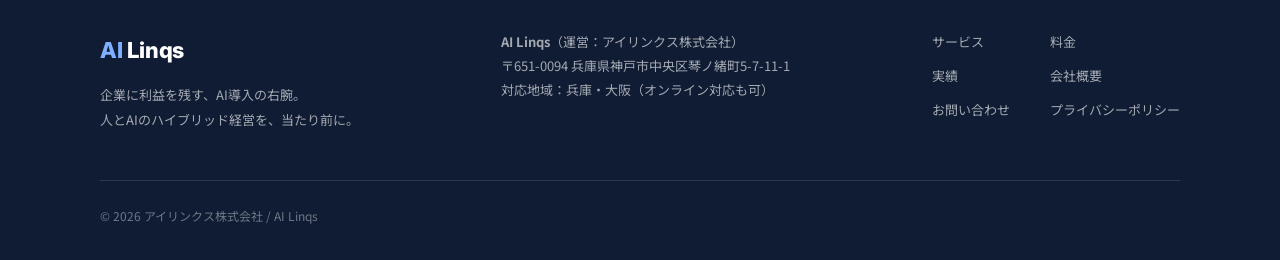
<file: top-video.html>
<!DOCTYPE html>
<html lang="ja">
<head>
<meta charset="UTF-8">
<meta name="viewport" content="width=device-width, initial-scale=1">
<meta name="robots" content="noindex,nofollow">
<meta name="theme-color" content="#0F1C33">
<title>企業に利益を残す、AI導入の右腕｜AI Linqs</title>
<meta name="description" content="右腕AIを設計し、定着まで伴走する。AI Linqsは、採用費・外注費・残業代・売上機会の4つの角度から、中小企業に利益を残すところまで伴走します。兵庫・大阪対応。">
<link rel="icon" sizes="32x32" href="assets/favicon-32.png">
<link rel="icon" sizes="192x192" href="assets/favicon-192.png">
<link rel="apple-touch-icon" sizes="180x180" href="assets/favicon-180.png">
<link rel="preconnect" href="https://fonts.googleapis.com">
<link rel="preconnect" href="https://fonts.gstatic.com" crossorigin>
<link href="https://fonts.googleapis.com/css2?family=Barlow+Condensed:wght@500;600;700&amp;family=Inter:wght@700;800&amp;family=Noto+Sans+JP:wght@300;400;500;700;900&amp;display=swap" rel="stylesheet">
<link rel="stylesheet" href="css/style.css?v=69">
<link rel="stylesheet" href="css/top.css?v=69">
<link rel="stylesheet" href="css/top-video.css?v=69">
<script src="js/main.js?v=69" defer></script>
<script src="js/top.js?v=69" defer></script>
</head>
<body class="top top-video">
<a class="skip" href="#main">本文へスキップ</a>
<header class="site-header">
  <div class="header-inner">
    <a class="logo" href="index.html" aria-label="AI Linqs トップへ"><b>AI</b> Linqs</a>
    <nav class="gnav" aria-label="グローバルナビゲーション"><a href="index.html" class="is-active" aria-current="page">トップ</a><a href="service.html">サービス</a><a href="price.html">料金</a><a href="works.html">実績</a><a href="about.html">会社概要</a><a href="contact.html">お問い合わせ</a></nav>
    <div class="header-end">
      <a class="btn btn--ghost btn--s" href="price.html">料金表を見る</a>
      <a class="btn btn--line btn--s" href="contact.html#contact" data-line-cta><svg viewBox="0 0 24 24" fill="currentColor" aria-hidden="true"><path d="M12 3C6.5 3 2 6.6 2 11.1c0 4 3.6 7.4 8.400 8 .6.1 1.300.4 1.500.8.2.4.1 1 .1 1.400l-.1.800c0 .3-.2 1 .900.600s5.700-3.400 7.700-5.800C21.500 15.300 22 13.300 22 11.100 22 6.600 17.500 3 12 3z"/></svg>LINEで相談</a>
      <button class="burger" id="burger" type="button" aria-label="メニューを開く" aria-expanded="false" aria-controls="spMenu"><span></span><span></span></button>
    </div>
  </div>
  <nav class="sp-menu" id="spMenu" aria-label="スマートフォン用メニュー" hidden>
    <a href="index.html" class="is-active" aria-current="page">トップ</a><a href="service.html">サービス</a><a href="price.html">料金</a><a href="works.html">実績</a><a href="about.html">会社概要</a><a href="contact.html">お問い合わせ</a>
    <div class="btn-row"><a class="btn btn--line " href="contact.html#contact" data-line-cta><svg viewBox="0 0 24 24" fill="currentColor" aria-hidden="true"><path d="M12 3C6.5 3 2 6.6 2 11.1c0 4 3.6 7.4 8.400 8 .6.1 1.300.4 1.500.8.2.4.1 1 .1 1.400l-.1.800c0 .3-.2 1 .900.600s5.700-3.400 7.700-5.800C21.500 15.300 22 13.300 22 11.100 22 6.600 17.500 3 12 3z"/></svg>LINEで相談</a><a class="btn btn--ghost " href="price.html">料金表を見る</a></div>
  </nav>
</header>
<main id="main">
<section class="kv kv--video" id="hero">
  <div class="kv-photo">
    <video class="kv-bg kv-video" autoplay muted loop playsinline preload="auto" poster="assets/kv-movie-poster.jpg" aria-hidden="true"><source src="assets/kv-movie.mp4" type="video/mp4"></video>
  </div>
  <div class="kv-people-wrap"><img class="kv-people" src="assets/kv-people.png" alt="経営者と右腕AIが、並んで歩きながら話している" width="1422" height="1106"></div>
  <h1 class="kv-copy"><span class="band"><span>「教育」「効率化」</span></span><span class="band"><span>だけで</span></span><span class="band"><span>終わらせない。</span></span></h1>
  <span class="kv-scroll" aria-hidden="true"></span>
</section>

<section class="lead-sec" id="lead">
  <h2 class="reveal">AI導入のゴールは<br>企業に利益を残すこと</h2>
  <p class="reveal"><span>アイリンクスは「AIを入れた」だけで終わらせない。</span><span>設計・導入・定着・改善まで伴走し、</span><span>「採用費」「外注費」「残業代」「機会損失」など</span><span>多角的に中小企業の利益を改善すること</span><span>を目指しています。</span></p>
</section>

<div class="stats" aria-label="AI Linqs の特徴">
  <div class="stats-inner">
    <div class="stat"><p class="stat-num"><span data-count="7">7</span><small>業種</small></p><p class="stat-label">対応業種</p></div>
    <div class="stat"><p class="stat-num is-text">兵庫・大阪</p><p class="stat-label">対応地域</p></div>
    <div class="stat"><p class="stat-num"><span data-count="2">2</span><small>週に1回</small></p><p class="stat-label">現場伴走の頻度</p></div>
    <div class="stat"><p class="stat-num">30<small>万円</small><small class="to">→</small> <span class="to" data-count="0" data-from="30">0</span><small class="to">円</small></p><p class="stat-label">初期構築費（年間契約の場合）</p></div>
  </div>
</div>

<section class="clients" id="clients">
  <h2 class="sec-en sec-en--ja">導入企業様</h2>
  <div class="logo-rows" aria-label="導入企業様のロゴ（掲載準備中）">
    <div class="logo-row"><ul><li>ロゴ</li><li>ロゴ</li><li>ロゴ</li><li>ロゴ</li><li>ロゴ</li><li>ロゴ</li><li>ロゴ</li><li>ロゴ</li><li>ロゴ</li></ul><ul aria-hidden="true"><li>ロゴ</li><li>ロゴ</li><li>ロゴ</li><li>ロゴ</li><li>ロゴ</li><li>ロゴ</li><li>ロゴ</li><li>ロゴ</li><li>ロゴ</li></ul></div>
    <div class="logo-row"><ul><li>ロゴ</li><li>ロゴ</li><li>ロゴ</li><li>ロゴ</li><li>ロゴ</li><li>ロゴ</li><li>ロゴ</li><li>ロゴ</li><li>ロゴ</li></ul><ul aria-hidden="true"><li>ロゴ</li><li>ロゴ</li><li>ロゴ</li><li>ロゴ</li><li>ロゴ</li><li>ロゴ</li><li>ロゴ</li><li>ロゴ</li><li>ロゴ</li></ul></div>
    <div class="logo-row"><ul><li>ロゴ</li><li>ロゴ</li><li>ロゴ</li><li>ロゴ</li><li>ロゴ</li><li>ロゴ</li><li>ロゴ</li><li>ロゴ</li><li>ロゴ</li></ul><ul aria-hidden="true"><li>ロゴ</li><li>ロゴ</li><li>ロゴ</li><li>ロゴ</li><li>ロゴ</li><li>ロゴ</li><li>ロゴ</li><li>ロゴ</li><li>ロゴ</li></ul></div>
  </div>
  <p class="note">※ ロゴは掲載の許可をいただいた企業様から、順に入れていきます。</p>
</section>

<section class="why-now" id="why-now">
  <div class="container">
    <h2 class="sec-en sec-en--ja">人はもう採れない</h2>
    <p class="sec-title">人口減少と、上がり続ける賃金</p>
    <p class="sec-lead">兵庫県の最低賃金は、この11年で378円上がりました。<br>中小企業の「人が足りない」という声も、2015年以降でもっとも強い水準です。</p>
    <figure class="chart-wrap reveal">
      <div class="chart-head">
        <h3>兵庫県の最低賃金と、中小企業の人手不足感</h3>
        <p class="chart-legend"><span><i class="l-bar"></i>最低賃金（時間額・左の目盛り）</span><span><i class="l-line"></i>人手不足感（右の目盛り）</span></p>
      </div>
      <div class="chart"><svg viewBox="0 0 880 380" role="img" aria-labelledby="chartTitle chartDesc"><title id="chartTitle">兵庫県の最低賃金と、中小企業の人手不足感の推移</title><desc id="chartDesc">最低賃金は2015年度の794円から2026年度の1,172円へ上昇。人手不足感（不足超の幅）は2015年の19から2026年の42へ拡大。</desc><line class="grid" x1="56" x2="824" y1="336.0" y2="336.0"/><text x="46" y="340.0" text-anchor="end">600</text><line class="grid" x1="56" x2="824" y1="235.3" y2="235.3"/><text x="46" y="239.3" text-anchor="end">800</text><line class="grid" x1="56" x2="824" y1="134.7" y2="134.7"/><text x="46" y="138.7" text-anchor="end">1,000</text><line class="grid" x1="56" x2="824" y1="34.0" y2="34.0"/><text x="46" y="38.0" text-anchor="end">1,200</text><text x="834" y="340.0">0</text><text x="834" y="189.0">25</text><text x="834" y="38.0">50</text><text x="46" y="18" text-anchor="end">円</text><text x="834" y="18">ポイント</text><rect class="bar" x="70.1" y="238.4" width="35.8" height="97.6" style="transition-delay:0.00s"/><text x="88.0" y="356" text-anchor="middle">2015</text><rect class="bar" x="134.1" y="225.8" width="35.8" height="110.2" style="transition-delay:0.06s"/><text x="152.0" y="356" text-anchor="middle">16</text><rect class="bar" x="198.1" y="213.2" width="35.8" height="122.8" style="transition-delay:0.12s"/><text x="216.0" y="356" text-anchor="middle">17</text><rect class="bar" x="262.1" y="199.6" width="35.8" height="136.4" style="transition-delay:0.18s"/><text x="280.0" y="356" text-anchor="middle">18</text><rect class="bar" x="326.1" y="185.5" width="35.8" height="150.5" style="transition-delay:0.24s"/><text x="344.0" y="356" text-anchor="middle">19</text><rect class="bar" x="390.1" y="185.0" width="35.8" height="151.0" style="transition-delay:0.30s"/><text x="408.0" y="356" text-anchor="middle">20</text><rect class="bar" x="454.1" y="170.9" width="35.8" height="165.1" style="transition-delay:0.36s"/><text x="472.0" y="356" text-anchor="middle">21</text><rect class="bar" x="518.1" y="154.8" width="35.8" height="181.2" style="transition-delay:0.42s"/><text x="536.0" y="356" text-anchor="middle">22</text><rect class="bar" x="582.1" y="134.2" width="35.8" height="201.8" style="transition-delay:0.48s"/><text x="600.0" y="356" text-anchor="middle">23</text><rect class="bar" x="646.1" y="108.5" width="35.8" height="227.5" style="transition-delay:0.54s"/><text x="664.0" y="356" text-anchor="middle">24</text><rect class="bar" x="710.1" y="76.3" width="35.8" height="259.7" style="transition-delay:0.60s"/><text x="728.0" y="356" text-anchor="middle">25</text><rect class="bar is-last" x="774.1" y="48.1" width="35.8" height="287.9" style="transition-delay:0.66s"/><text x="792.0" y="356" text-anchor="middle">2026</text><path class="line" d="M88.0 221.2 L152.0 203.1 L216.0 142.7 L280.0 112.5 L344.0 94.4 L408.0 317.9 L472.0 203.1 L536.0 154.8 L600.0 166.9 L664.0 124.6 L728.0 112.5 L792.0 82.3"/><circle class="dot" cx="88.0" cy="221.2" r="4.5"/><circle class="dot" cx="152.0" cy="203.1" r="4.5"/><circle class="dot" cx="216.0" cy="142.7" r="4.5"/><circle class="dot" cx="280.0" cy="112.5" r="4.5"/><circle class="dot" cx="344.0" cy="94.4" r="4.5"/><circle class="dot" cx="408.0" cy="317.9" r="4.5"/><circle class="dot" cx="472.0" cy="203.1" r="4.5"/><circle class="dot" cx="536.0" cy="154.8" r="4.5"/><circle class="dot" cx="600.0" cy="166.9" r="4.5"/><circle class="dot" cx="664.0" cy="124.6" r="4.5"/><circle class="dot" cx="728.0" cy="112.5" r="4.5"/><circle class="dot" cx="792.0" cy="82.3" r="4.5"/><g class="lbl"><text class="v" x="88.0" y="256.4" text-anchor="middle" style="fill:#fff">794</text><text class="v" x="792.0" y="38.1" text-anchor="middle">1,172円</text><text class="v2" x="88.0" y="209.2" text-anchor="middle">19</text><text class="v2" x="762.0" y="80.3" text-anchor="end">42</text></g></svg></div>
      <figcaption class="chart-src">出典：厚生労働省「地域別最低賃金改定状況」（各年度の兵庫県の時間額）／日本銀行神戸支店「企業短期経済観測調査（兵庫県）」雇用人員判断・全産業・中小企業、各年9月調査。<br>人手不足感は「不足」と答えた企業の割合から「過剰」と答えた企業の割合を引いた差（ポイント）で、大きいほど不足が強いことを表します。2020年は感染症の影響で一時的に下がっています。</figcaption>
    </figure>
    <p class="chart-msg reveal">賃金は上がり、人は足りない。<br>「人を増やして解決する」という選択肢は、年々むずかしくなっています。</p>
  </div>
</section>

<section class="section" id="issues">
  <div class="container">
    <h2 class="sec-en sec-en--ja">中小企業の現状</h2>
    <p class="sec-title">人を増やしても利益が残らない</p>
    <p class="sec-lead">採用費・人件費・外注費・残業代。費用が増えるほど、利益は薄くなります。<br>この構造こそが、AIで変えられる問題です。</p>
    <div class="grid-3 mt-56">
      <article class="pain-card reveal">
        <div class="pic"><img src="assets/r-issue-01.jpg" alt="" width="1200" height="800" loading="lazy"></div>
        <div class="pain-body"><h3>確認が社長に集まる</h3><p>判断・承認が経営者に集中し、売上が伸びるほど業務が詰まる。気づけば現場が止まる原因が自分になっている。</p></div>
      </article>
      <article class="pain-card reveal">
        <div class="pic"><img src="assets/r-issue-02.jpg" alt="" width="1200" height="800" loading="lazy"></div>
        <div class="pain-body"><h3>業務が人についている</h3><p>特定の人がいないと業務が止まる。採用しても管理の手間は減らず、引き継ぎのたびにノウハウが失われていく。</p></div>
      </article>
      <article class="pain-card reveal">
        <div class="pic"><img src="assets/r-issue-03.jpg" alt="" width="1200" height="800" loading="lazy"></div>
        <div class="pain-body"><h3>紙・Excel・口頭で回っている</h3><p>情報がバラバラで、探す・聞く・転記するに時間が消える。人手は増えたのに、利益改善につながらない。</p></div>
      </article>
    </div>
  </div>
</section>

<section class="section section--navy" id="impact">
  <div class="container">
    <p class="sec-label">AI導入が、利益に出る</p>
    <h2 class="sec-en sec-en--ja">アイリンクスが提供する価値</h2>
    <p class="sec-title">削減した時間ではなく<br>「残る利益」で評価する</p>
    <p class="sec-lead">AIで変えられるのは、採用費だけではありません。<br>正しく設計すれば、4つの角度から利益改善が見込めます。</p>
    <div class="grid-2 mt-56">
      <article class="cost-card reveal"><div class="icon"><svg viewBox="0 0 24 24" fill="none" stroke="currentColor" stroke-width="1.8" stroke-linecap="round" stroke-linejoin="round" aria-hidden="true"><circle cx="9" cy="8" r="3.2"/><path d="M3 20c0-3.3 2.7-6 6-6s6 2.7 6 6"/><circle cx="17.5" cy="9" r="2.4"/><path d="M16.5 14.2c2.6.3 4.5 2.5 4.5 5.3"/></svg></div><div><h3><span>01</span>採用費・人件費</h3><p>右腕AIが反復業務を代替し、採用の費用と教育の手間を削減。人を増やさずに業務が回る体制をつくります。</p></div></article>
      <article class="cost-card reveal"><div class="icon"><svg viewBox="0 0 24 24" fill="none" stroke="currentColor" stroke-width="1.8" stroke-linecap="round" stroke-linejoin="round" aria-hidden="true"><path d="M7 3h7l4 4v14H7z"/><path d="M14 3v4h4"/><path d="M10 12h5M10 16h5"/></svg></div><div><h3><span>02</span>外注費</h3><p>外部委託していた資料作成・データ整理・管理業務を内製化し、外注費を圧縮。開発にかかる費用も長期的に下がります。</p></div></article>
      <article class="cost-card reveal"><div class="icon"><svg viewBox="0 0 24 24" fill="none" stroke="currentColor" stroke-width="1.8" stroke-linecap="round" stroke-linejoin="round" aria-hidden="true"><circle cx="12" cy="12" r="8.5"/><path d="M12 7.5V12l3 2"/></svg></div><div><h3><span>03</span>残業代</h3><p>業務の自動化により残業時間を削減。固定費として重くなっていた人件費の構造を改善します。</p></div></article>
      <article class="cost-card reveal"><div class="icon"><svg viewBox="0 0 24 24" fill="none" stroke="currentColor" stroke-width="1.8" stroke-linecap="round" stroke-linejoin="round" aria-hidden="true"><path d="M4 20h16"/><path d="M5 15l4-4 3.5 3L19 7"/><path d="M15 7h4v4"/></svg></div><div><h3><span>04</span>売上機会の取りこぼし</h3><p>管理・確認業務をAIが担うことで、経営者・営業担当が「人にしかできない仕事」に集中できる時間を生み出します。</p></div></article>
    </div>
    <div class="trial reveal">
      <div>
        <h3>導入前に、御社の数字で<br>試算をお出しします。</h3>
        <p>効果は業種・業務範囲・組織の規模によって変わります。だからこそ、契約の前に、御社の採用費・外注費・残業・取りこぼしの実態から試算します。</p>
      </div>
      <p class="trial-quote">「見込みがなければ、<br>始める前にそうお伝えします。」<small>AI Linqs のお約束</small></p>
    </div>
  </div>
</section>


<section class="growth" id="map">
  <div class="container">
    <h2 class="sec-en sec-en--ja">サービスの全体像</h2>
    <p class="sec-title">「教育」から「実務定着」へ<br>そして利益改善へ</p>
  </div>
  <div class="growth-stage">
    <svg class="growth-slope" viewBox="0 0 1000 400" preserveAspectRatio="none" aria-hidden="true">
      <defs>
        <linearGradient id="gs1" x1="0" y1="1" x2="1" y2="0"><stop offset="0" stop-color="#1D6FCB"/><stop offset=".45" stop-color="#5C9BDD"/><stop offset=".8" stop-color="#A9CBEF"/><stop offset="1" stop-color="#fff"/></linearGradient>
        <radialGradient id="gs2" cx="1" cy="1" r=".5"><stop offset="0" stop-color="#0B5CC4"/><stop offset="1" stop-color="#0B5CC4" stop-opacity="0"/></radialGradient>
        <clipPath id="gsClip"><rect class="mask-rect" x="0" y="0" width="1000" height="400"/></clipPath>
      </defs>
      <g clip-path="url(#gsClip)">
        <path d="M0 372 C330 352 700 250 1000 28 L1000 400 L0 400Z" fill="url(#gs1)"/>
        <path d="M0 372 C330 352 700 250 1000 28 L1000 400 L0 400Z" fill="url(#gs2)"/>
      </g>
    </svg>
    <ol class="growth-items">
      <li class="g-item"><div class="g-pic"><img src="assets/r-step-01.jpg" alt="" width="640" height="640" loading="lazy"></div><div class="g-text"><p class="g-step">第1段階</p><h3><b>教育：</b>AI実務研修</h3><p>生成AIを、現場の実務で使えるところまで。半年12回 または 2日間合宿で、使いこなせる人を育てます。</p></div></li>
      <li class="g-item"><div class="g-pic"><img src="assets/r-step-02.jpg" alt="" width="640" height="640" loading="lazy"></div><div class="g-text"><p class="g-step">第2段階</p><h3><b>効率化：</b><span class="nw">右腕AI構築・</span><span class="nw">月額伴走</span></h3><p>繰り返しの業務を右腕AIが代替。2週間に1回現場に入り、定着と改善を続けます。</p></div></li>
      <li class="g-item"><div class="g-pic"><img src="assets/r-step-03.jpg" alt="" width="640" height="640" loading="lazy"></div><div class="g-text"><p class="g-step">第3段階</p><h3><b>利益改善：</b>経営数字で検証</h3><p>採用費・外注費・残業代・売上機会。利益が残ったかを、御社の数字で確かめます。</p></div></li>
    </ol>
    <a class="growth-cta" href="price.html">料金表へ<i aria-hidden="true"></i></a>
  </div>
</section>

<section class="section section--bg" id="flow">
  <div class="container">
    <p class="sec-label">ご相談からの流れ</p>
    <h2 class="sec-en sec-en--ja">導入までの流れ</h2>
    <p class="sec-title">ご納得いただいてから、<br>はじまります。</p>
    <ol class="steps mt-56">
      <li class="step reveal">
        <div class="step-num" aria-hidden="true">1</div>
        <div>
          <h3>現状とお悩みをお聞かせください</h3>
          <p>費用はかかりません。準備も不要です。次の4点を中心にお聞きします。</p>
          <ul class="check-list">
            <li>採用予定・人件費の状況</li>
            <li>外注している業務の有無</li>
            <li>残業の実態（時間・頻度）</li>
            <li>取りこぼしている売上機会</li>
          </ul>
        </div>
        <img src="assets/r-flow-01.jpg" alt="" width="1200" height="800" loading="lazy">
      </li>
      <li class="step reveal">
        <div class="step-num" aria-hidden="true">2</div>
        <div>
          <h3>利益改善の見込みを試算します</h3>
          <p>お聞きした内容をもとに、どの業務から手をつけると効果が大きいかを整理します。</p>
          <p class="promise">「利益改善が見込めない場合は、始める前にそうお伝えします。」</p>
        </div>
        <img src="assets/r-flow-02.jpg" alt="" width="1200" height="800" loading="lazy">
      </li>
      <li class="step reveal">
        <div class="step-num" aria-hidden="true">3</div>
        <div>
          <h3>進め方とお見積もりをお示しします</h3>
          <p>何を、どの順番で、どのくらいの期間・費用で進めるかを工程表でお見せします。費用対効果をご確認いただいてから、ご判断ください。無理な売り込みはしません。</p>
        </div>
        <img src="assets/r-flow-03.jpg" alt="" width="1200" height="800" loading="lazy">
      </li>
      <li class="step reveal">
        <div class="step-num" aria-hidden="true">4</div>
        <div>
          <h3>ご納得いただいてからご契約</h3>
          <p>内容と費用にご納得いただいてから、ご契約となります。ご契約後は2週間に1回お伺いし、定着するまで隣で伴走します。研修・伴走・代行の組み合わせは、御社の状況に合わせて柔軟に設計します。</p>
        </div>
        <img src="assets/r-flow-04.jpg" alt="" width="1200" height="800" loading="lazy">
      </li>
    </ol>
  </div>
</section>

<section class="section" id="works">
  <div class="container">
    <p class="sec-label">導入事例</p>
    <h2 class="sec-en sec-en--ja">導入事例</h2>
    <p class="sec-title">実際に、現場が変わった。</p>
    <p class="sec-lead">運送・自動車関連をはじめ、現場のある会社を業種を問わず支援しています。</p>
    <div class="grid-3 mt-56">
      <article class="case-card reveal">
        <div class="pic"><img src="assets/r-case-01.jpg" alt="" width="1200" height="800" loading="lazy"></div>
        <div class="case-body">
          <span class="case-tag">運送</span>
          <h3 class="case-name">門正運輸株式会社 様</h3>
          <p class="case-meta">兵庫県 ／ 確認が集中していた</p>
          <p class="case-metric">確認の工数 月<span class="blank" aria-label="確認中"></span>時間 削減<small>数字は先方に確認中です</small></p>
          <p>バラバラだった情報を一つに連携。確認の手間が大きく減り、人を増やさずに業務が回る体制に。</p>
        </div>
      </article>
      <article class="case-card reveal">
        <div class="pic"><img src="assets/r-case-02.jpg" alt="" width="1200" height="800" loading="lazy"></div>
        <div class="case-body">
          <span class="case-tag">自動車関連</span>
          <h3 class="case-name">ケイズモビリティ 様</h3>
          <p class="case-meta">兵庫県 ／ 業務が人に付いていた</p>
          <p class="case-metric">シフト作成 <span class="blank" aria-label="確認中"></span>時間 → <span class="blank" aria-label="確認中"></span>分<small>数字は先方に確認中です</small></p>
          <p>マニュアルと業務の流れを共有できるアプリを構築。シフト作成も自動化し、作業時間を大幅に削減。</p>
        </div>
      </article>
      <article class="case-card reveal">
        <div class="pic"><img src="assets/r-case-03.jpg" alt="" width="1200" height="800" loading="lazy"></div>
        <div class="case-body">
          <span class="case-tag">グループ経営</span>
          <h3 class="case-name">FUJINO GROUP 様</h3>
          <p class="case-meta">資料・分析が人に付いていた</p>
          <p class="case-metric">資料作成・数値分析を自動化<small>数字は先方に確認中です</small></p>
          <p>資料作成・数値分析・定期作業を自動化し、社内でAIを使いこなす力が向上。</p>
        </div>
      </article>
    </div>
    <p class="note mt-24">※ 画像はイメージです。</p>
    <p class="sec-foot"><a class="text-link" href="works.html">導入事例を詳しく見る</a></p>
  </div>
</section>

<section class="section" id="faq">
  <div class="container container--narrow">
    <p class="sec-label">よくある質問</p>
    <h2 class="sec-en sec-en--ja">よくある質問</h2>
    <p class="sec-title">導入前に気になること。</p>
    <div class="faq mt-56">
      <details open><summary>AIを使ったことがない段階でも相談できますか？</summary><div class="answer">はい、大丈夫です。「何から始めればいいか分からない」という段階からのご相談が最も多いです。まず現状をお聞きし、御社に合った始め方をご提案します。</div></details>
      <details><summary>研修・伴走・代行、どれを選べばいいですか？</summary><div class="answer">ご相談の中で一緒に決めます。「まず社内で使えるようになりたい」なら研修、「導入して定着させたい」なら伴走、「仕組みを作ってほしい」なら代行が合います。組み合わせも可能です。</div></details>
      <details><summary>利益が出る見込みがない場合はどうなりますか？</summary><div class="answer">始める前にそうお伝えします。費用対効果が見込めないと判断した場合は、正直にお伝えして、ご契約をお断りすることがあります。</div></details>
      <details><summary>料金はどのくらいかかりますか？</summary><div class="answer">AI実務研修：396,000円／人・税別（助成金が認められた場合の試算：実質99,000円）。継続支援：月7万円（相談中心）・月18万円（現場伴走込み）。システム開発：50万円〜。初期構築費30万円は年間契約で0円になります。詳しくは<a class="text-link" href="price.html">料金ページ</a>をご覧ください。</div></details>
      <details><summary>紙・Excelが中心の会社でも対応できますか？</summary><div class="answer">むしろ得意です。アナログ体制の企業ほど改善の余地が大きく、効果が出やすい傾向があります。今のやり方を否定せず、現場に合わせて段階的に設計します。</div></details>
      <details><summary>兵庫・大阪以外でも対応できますか？</summary><div class="answer">オンライン対応も可能です。ただし現場伴走（2週間に1回の訪問）は兵庫・大阪を中心としています。地域外の場合はご相談ください。</div></details>
    </div>
  </div>
</section>

<section class="msg" id="message">
  <img class="msg-bg" src="assets/message-bg.jpg" alt="" width="1672" height="941" loading="lazy">
  <div class="msg-inner">
    <h2 class="reveal">AIを入れて、<br>人はもっと<br class="sp">人らしく働く</h2>
    <div class="msg-body reveal">
      <p class="msg-quote">「AIを入れたが、現場が使ってくれない」<br>そんな声を、何度も聞いてきました。</p>
      <p>AIに任せられることはAIに任せ、人は、人にしかできない仕事に力を注ぐ。働きがいが高まり、生産性が上がり、会社に利益が残っていく。</p>
      <p>AIは「人を減らす道具」ではなく「人の力を引き出す相棒」になれると信じています。経営者の隣に立ち、共に考え、共に動く。それが私たちの役割です。</p>
      <div class="msg-sign"><span>アイリンクス株式会社　代表取締役</span><img src="assets/signature-dark.png" alt="田中 勇気 サイン" width="900" height="308" loading="lazy"></div>
      <p class="msg-link"><a href="about.html">会社概要を見る<i aria-hidden="true"></i></a></p>
    </div>
  </div>
</section>

<section class="closing" id="closing">
  <div class="closing-inner">
    <div>
      <h2>御社のAI導入は、<br><em>利益につながるのか。</em></h2>
      <p class="closing-lead">まず、次の4点をご確認ください。</p>
      <ul class="box-list">
        <li>採用や人件費を見直したいが、すぐに減らせない</li>
        <li>外注費がかさんでいる業務がある</li>
        <li>残業が常態化し、人件費が固定費を圧迫している</li>
        <li>忙しくて、拾えていない売上機会がある</li>
      </ul>
      <p class="closing-lead">1つでも当てはまる方へ。まずはLINEでご相談ください。</p>
    </div>
    <div class="closing-card">
      <h3>まずは無料のご相談から。<br>見込みがなければ、そうお伝えします。</h3>
      <p>LINEで友だち追加のうえ、メッセージをお送りください。</p>
      <img src="assets/line-qr.png" alt="AI Linqs LINE公式アカウントのQRコード" width="148" height="148" loading="lazy">
      <div class="btn-row"><a class="btn btn--line " href="contact.html#contact" data-line-cta><svg viewBox="0 0 24 24" fill="currentColor" aria-hidden="true"><path d="M12 3C6.5 3 2 6.6 2 11.1c0 4 3.6 7.4 8.400 8 .6.1 1.300.4 1.500.8.2.4.1 1 .1 1.400l-.1.800c0 .3-.2 1 .900.600s5.700-3.400 7.700-5.800C21.500 15.300 22 13.300 22 11.100 22 6.600 17.500 3 12 3z"/></svg>LINEで無料相談</a><a class="btn btn--ghost " href="price.html">料金表を見る</a></div>
    </div>
  </div>
</section>
</main>
<footer class="footer">
  <div class="container">
    <div class="footer-grid">
      <div>
        <a class="logo" href="index.html" aria-label="AI Linqs トップへ"><b>AI</b> Linqs</a>
        <p class="footer-desc">企業に利益を残す、AI導入の右腕。<br>人とAIのハイブリッド経営を、当たり前に。</p>
      </div>
      <div>
        <p><strong>AI Linqs</strong>（運営：アイリンクス株式会社）</p>
        <p>〒651-0094 兵庫県神戸市中央区琴ノ緒町5-7-11-1</p>
        <p>対応地域：兵庫・大阪（オンライン対応も可）</p>
      </div>
      <nav class="footer-nav" aria-label="フッターナビゲーション">
        <a href="service.html">サービス</a><a href="price.html">料金</a>
        <a href="works.html">実績</a><a href="about.html">会社概要</a>
        <a href="contact.html">お問い合わせ</a><a href="privacy.html">プライバシーポリシー</a>
      </nav>
    </div>
    <p class="footer-copy">&copy; 2026 アイリンクス株式会社 / AI Linqs</p>
  </div>
</footer>
<div class="sticky-cta" id="stickyCta" hidden><a class="btn btn--line " href="contact.html#contact" data-line-cta><svg viewBox="0 0 24 24" fill="currentColor" aria-hidden="true"><path d="M12 3C6.5 3 2 6.6 2 11.1c0 4 3.6 7.4 8.400 8 .6.1 1.300.4 1.500.8.2.4.1 1 .1 1.400l-.1.800c0 .3-.2 1 .900.600s5.700-3.400 7.700-5.800C21.500 15.300 22 13.300 22 11.100 22 6.600 17.500 3 12 3z"/></svg>LINEで相談</a><a class="btn btn--ghost " href="price.html">料金表を見る</a></div>
<div class="test-badge" id="testBadge" hidden>テスト版｜<a href="index.html">青い背景版</a>｜<b>動画版</b>｜<a href="top-v62.html">前の版</a></div>
</body>
</html>
</file>
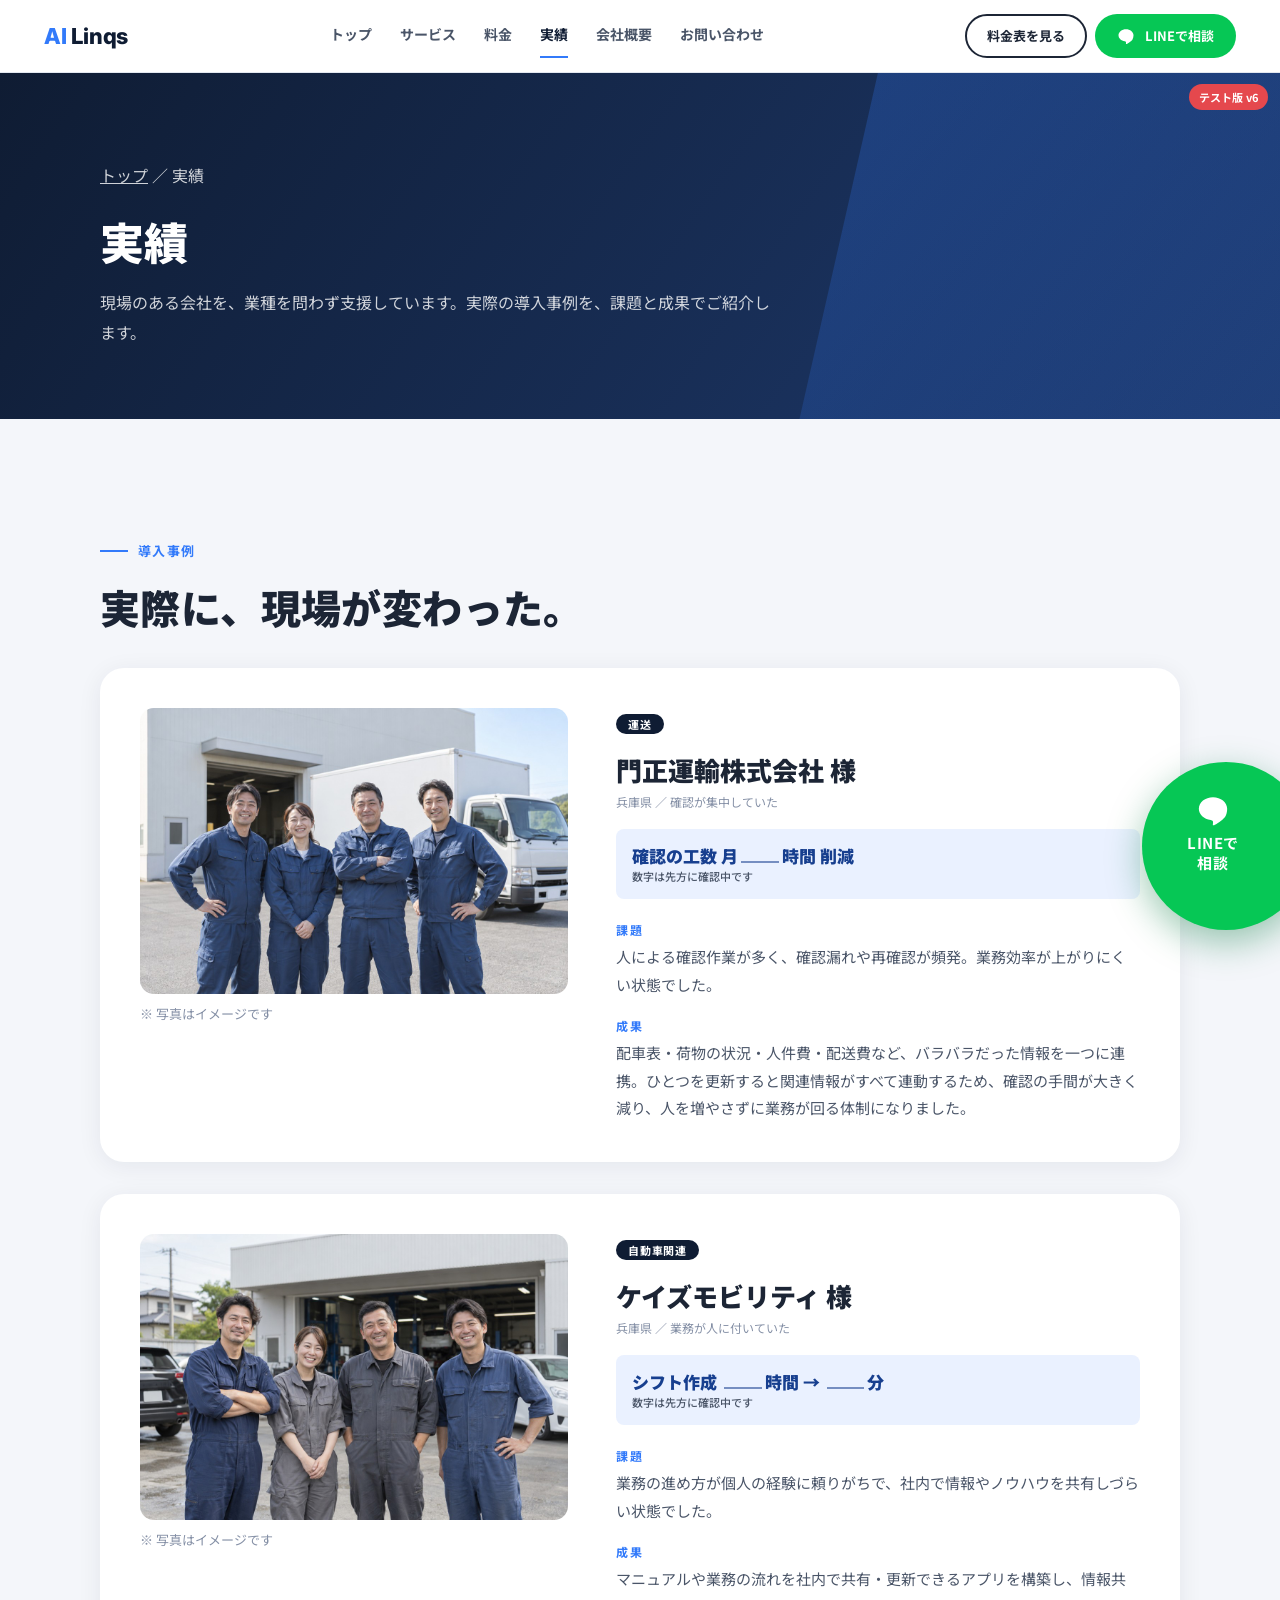
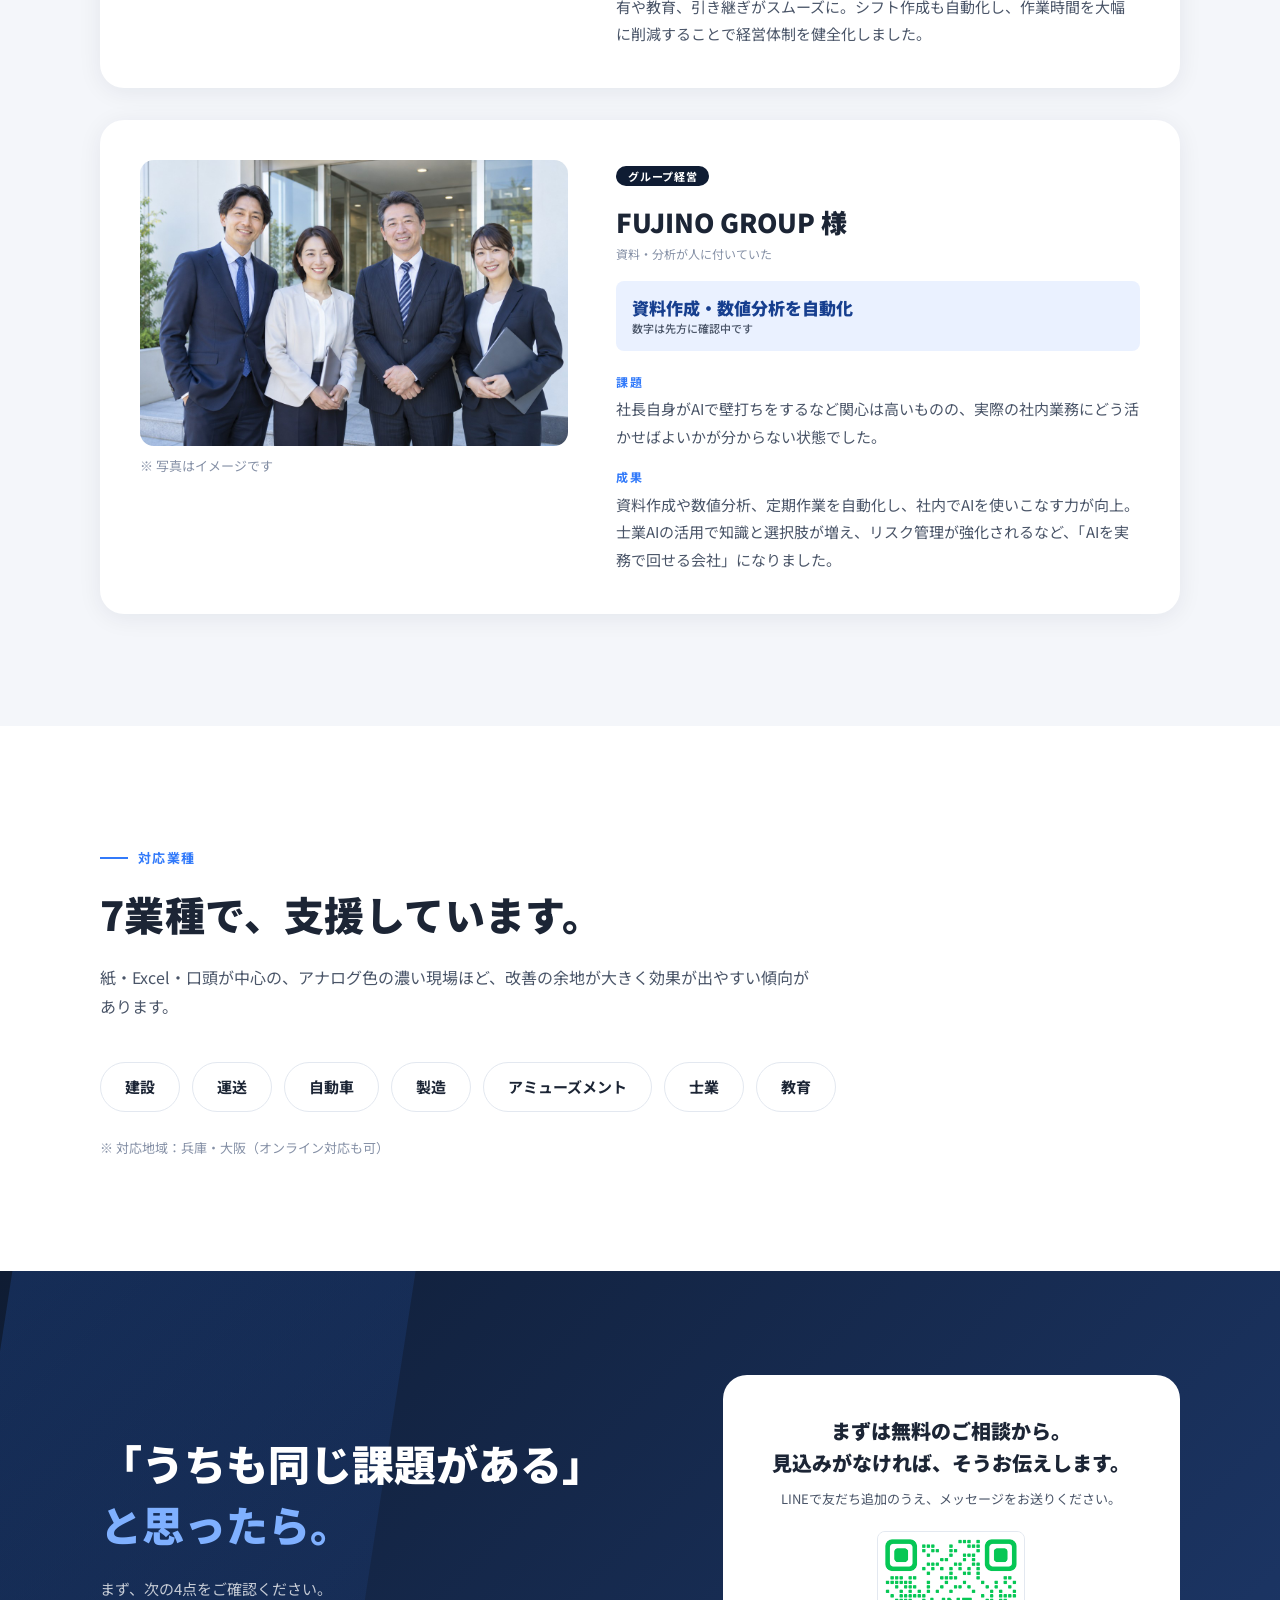
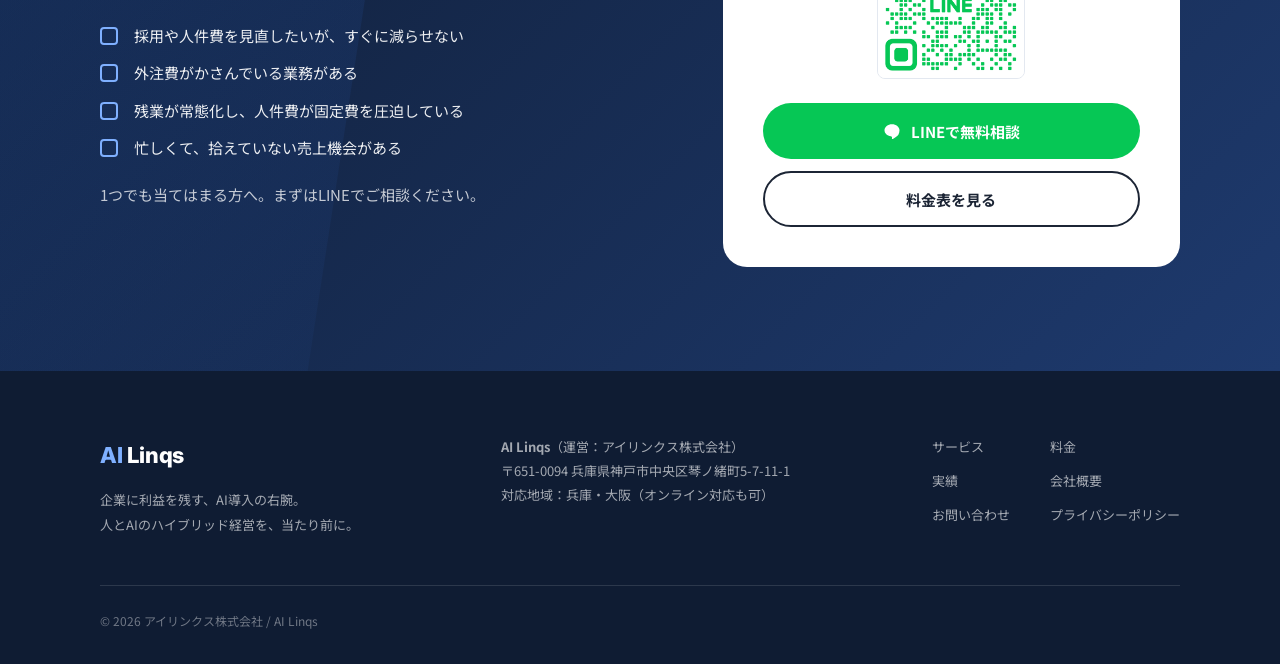
<file: works.html>
<!DOCTYPE html>
<html lang="ja">
<head>
<meta charset="UTF-8">
<meta name="viewport" content="width=device-width, initial-scale=1">
<meta name="robots" content="noindex,nofollow">
<meta name="theme-color" content="#0F1C33">
<title>実績｜AI Linqs</title>
<meta name="description" content="門正運輸株式会社様、ケイズモビリティ様、FUJINO GROUP様。AI Linqs の導入事例を、課題と成果でご紹介します。">
<link rel="icon" sizes="32x32" href="assets/favicon-32.png">
<link rel="icon" sizes="192x192" href="assets/favicon-192.png">
<link rel="apple-touch-icon" sizes="180x180" href="assets/favicon-180.png">
<link rel="preconnect" href="https://fonts.googleapis.com">
<link rel="preconnect" href="https://fonts.gstatic.com" crossorigin>
<link href="https://fonts.googleapis.com/css2?family=Inter:wght@700;800&amp;family=Noto+Sans+JP:wght@400;500;700;900&amp;display=swap" rel="stylesheet">
<link rel="stylesheet" href="css/style.css?v=69">
<script src="js/main.js?v=69" defer></script>
</head>
<body>
<a class="skip" href="#main">本文へスキップ</a>
<header class="site-header">
  <div class="header-inner">
    <a class="logo" href="index.html" aria-label="AI Linqs トップへ"><b>AI</b> Linqs</a>
    <nav class="gnav" aria-label="グローバルナビゲーション"><a href="index.html">トップ</a><a href="service.html">サービス</a><a href="price.html">料金</a><a href="works.html" class="is-active" aria-current="page">実績</a><a href="about.html">会社概要</a><a href="contact.html">お問い合わせ</a></nav>
    <div class="header-end">
      <a class="btn btn--ghost btn--s" href="price.html">料金表を見る</a>
      <a class="btn btn--line btn--s" href="contact.html#contact" data-line-cta><svg viewBox="0 0 24 24" fill="currentColor" aria-hidden="true"><path d="M12 3C6.5 3 2 6.6 2 11.1c0 4 3.6 7.4 8.400 8 .6.1 1.300.4 1.500.8.2.4.1 1 .1 1.400l-.1.800c0 .3-.2 1 .900.600s5.700-3.400 7.700-5.800C21.500 15.300 22 13.300 22 11.100 22 6.600 17.500 3 12 3z"/></svg>LINEで相談</a>
      <button class="burger" id="burger" type="button" aria-label="メニューを開く" aria-expanded="false" aria-controls="spMenu"><span></span><span></span></button>
    </div>
  </div>
  <nav class="sp-menu" id="spMenu" aria-label="スマートフォン用メニュー" hidden>
    <a href="index.html">トップ</a><a href="service.html">サービス</a><a href="price.html">料金</a><a href="works.html" class="is-active" aria-current="page">実績</a><a href="about.html">会社概要</a><a href="contact.html">お問い合わせ</a>
    <div class="btn-row"><a class="btn btn--line " href="contact.html#contact" data-line-cta><svg viewBox="0 0 24 24" fill="currentColor" aria-hidden="true"><path d="M12 3C6.5 3 2 6.6 2 11.1c0 4 3.6 7.4 8.400 8 .6.1 1.300.4 1.500.8.2.4.1 1 .1 1.400l-.1.800c0 .3-.2 1 .900.600s5.700-3.400 7.700-5.800C21.500 15.300 22 13.300 22 11.100 22 6.600 17.500 3 12 3z"/></svg>LINEで相談</a><a class="btn btn--ghost " href="price.html">料金表を見る</a></div>
  </nav>
</header>
<main id="main">
<section class="page-band">
  <div class="container">
    <p class="crumb"><a href="index.html">トップ</a> ／ 実績</p>
    <h1>実績</h1>
    <p>現場のある会社を、業種を問わず支援しています。実際の導入事例を、課題と成果でご紹介します。</p>
  </div>
</section>
<section class="section section--bg">
  <div class="container">
    <p class="sec-label">導入事例</p>
    <h2 class="sec-title">実際に、現場が変わった。</h2>
    <article class="case-row reveal">
      <div><img src="assets/case-01.jpg" alt="" width="1200" height="800" loading="lazy"><p class="note" style="margin-top:8px">※ 写真はイメージです</p></div>
      <div>
        <span class="case-tag">運送</span>
        <h2>門正運輸株式会社 様</h2>
        <p class="case-meta">兵庫県 ／ 確認が集中していた</p>
        <p class="case-metric">確認の工数 月<span class="blank" aria-label="確認中"></span>時間 削減<small>数字は先方に確認中です</small></p>
        <dl class="case-dl">
          <div><dt>課題</dt><dd>人による確認作業が多く、確認漏れや再確認が頻発。業務効率が上がりにくい状態でした。</dd></div>
          <div><dt>成果</dt><dd>配車表・荷物の状況・人件費・配送費など、バラバラだった情報を一つに連携。ひとつを更新すると関連情報がすべて連動するため、確認の手間が大きく減り、人を増やさずに業務が回る体制になりました。</dd></div>
        </dl>
      </div>
    </article>
    <article class="case-row reveal">
      <div><img src="assets/case-02.jpg" alt="" width="1200" height="800" loading="lazy"><p class="note" style="margin-top:8px">※ 写真はイメージです</p></div>
      <div>
        <span class="case-tag">自動車関連</span>
        <h2>ケイズモビリティ 様</h2>
        <p class="case-meta">兵庫県 ／ 業務が人に付いていた</p>
        <p class="case-metric">シフト作成 <span class="blank" aria-label="確認中"></span>時間 → <span class="blank" aria-label="確認中"></span>分<small>数字は先方に確認中です</small></p>
        <dl class="case-dl">
          <div><dt>課題</dt><dd>業務の進め方が個人の経験に頼りがちで、社内で情報やノウハウを共有しづらい状態でした。</dd></div>
          <div><dt>成果</dt><dd>マニュアルや業務の流れを社内で共有・更新できるアプリを構築し、情報共有や教育、引き継ぎがスムーズに。シフト作成も自動化し、作業時間を大幅に削減することで経営体制を健全化しました。</dd></div>
        </dl>
      </div>
    </article>
    <article class="case-row reveal">
      <div><img src="assets/case-03.jpg" alt="" width="1200" height="800" loading="lazy"><p class="note" style="margin-top:8px">※ 写真はイメージです</p></div>
      <div>
        <span class="case-tag">グループ経営</span>
        <h2>FUJINO GROUP 様</h2>
        <p class="case-meta">資料・分析が人に付いていた</p>
        <p class="case-metric">資料作成・数値分析を自動化<small>数字は先方に確認中です</small></p>
        <dl class="case-dl">
          <div><dt>課題</dt><dd>社長自身がAIで壁打ちをするなど関心は高いものの、実際の社内業務にどう活かせばよいかが分からない状態でした。</dd></div>
          <div><dt>成果</dt><dd>資料作成や数値分析、定期作業を自動化し、社内でAIを使いこなす力が向上。士業AIの活用で知識と選択肢が増え、リスク管理が強化されるなど、「AIを実務で回せる会社」になりました。</dd></div>
        </dl>
      </div>
    </article>
  </div>
</section>

<section class="section">
  <div class="container">
    <p class="sec-label">対応業種</p>
    <h2 class="sec-title">7業種で、支援しています。</h2>
    <p class="sec-lead">紙・Excel・口頭が中心の、アナログ色の濃い現場ほど、改善の余地が大きく効果が出やすい傾向があります。</p>
    <ul class="pill-list mt-40 reveal">
      <li>建設</li><li>運送</li><li>自動車</li><li>製造</li><li>アミューズメント</li><li>士業</li><li>教育</li>
    </ul>
    <p class="note mt-24">※ 対応地域：兵庫・大阪（オンライン対応も可）</p>
  </div>
</section>
<section class="closing" id="closing">
  <div class="closing-inner">
    <div>
      <h2>「うちも同じ課題がある」<br><em>と思ったら。</em></h2>
      <p class="closing-lead">まず、次の4点をご確認ください。</p>
      <ul class="box-list">
        <li>採用や人件費を見直したいが、すぐに減らせない</li>
        <li>外注費がかさんでいる業務がある</li>
        <li>残業が常態化し、人件費が固定費を圧迫している</li>
        <li>忙しくて、拾えていない売上機会がある</li>
      </ul>
      <p class="closing-lead">1つでも当てはまる方へ。まずはLINEでご相談ください。</p>
    </div>
    <div class="closing-card">
      <h3>まずは無料のご相談から。<br>見込みがなければ、そうお伝えします。</h3>
      <p>LINEで友だち追加のうえ、メッセージをお送りください。</p>
      <img src="assets/line-qr.png" alt="AI Linqs LINE公式アカウントのQRコード" width="148" height="148" loading="lazy">
      <div class="btn-row"><a class="btn btn--line " href="contact.html#contact" data-line-cta><svg viewBox="0 0 24 24" fill="currentColor" aria-hidden="true"><path d="M12 3C6.5 3 2 6.6 2 11.1c0 4 3.6 7.4 8.400 8 .6.1 1.300.4 1.500.8.2.4.1 1 .1 1.400l-.1.800c0 .3-.2 1 .900.600s5.700-3.400 7.700-5.800C21.500 15.300 22 13.300 22 11.100 22 6.600 17.500 3 12 3z"/></svg>LINEで無料相談</a><a class="btn btn--ghost " href="price.html">料金表を見る</a></div>
    </div>
  </div>
</section>
</main>
<footer class="footer">
  <div class="container">
    <div class="footer-grid">
      <div>
        <a class="logo" href="index.html" aria-label="AI Linqs トップへ"><b>AI</b> Linqs</a>
        <p class="footer-desc">企業に利益を残す、AI導入の右腕。<br>人とAIのハイブリッド経営を、当たり前に。</p>
      </div>
      <div>
        <p><strong>AI Linqs</strong>（運営：アイリンクス株式会社）</p>
        <p>〒651-0094 兵庫県神戸市中央区琴ノ緒町5-7-11-1</p>
        <p>対応地域：兵庫・大阪（オンライン対応も可）</p>
      </div>
      <nav class="footer-nav" aria-label="フッターナビゲーション">
        <a href="service.html">サービス</a><a href="price.html">料金</a>
        <a href="works.html">実績</a><a href="about.html">会社概要</a>
        <a href="contact.html">お問い合わせ</a><a href="privacy.html">プライバシーポリシー</a>
      </nav>
    </div>
    <p class="footer-copy">&copy; 2026 アイリンクス株式会社 / AI Linqs</p>
  </div>
</footer>
<div class="sticky-cta" id="stickyCta" hidden><a class="btn btn--line " href="contact.html#contact" data-line-cta><svg viewBox="0 0 24 24" fill="currentColor" aria-hidden="true"><path d="M12 3C6.5 3 2 6.6 2 11.1c0 4 3.6 7.4 8.400 8 .6.1 1.300.4 1.500.8.2.4.1 1 .1 1.400l-.1.800c0 .3-.2 1 .900.600s5.700-3.400 7.700-5.800C21.500 15.300 22 13.300 22 11.100 22 6.600 17.500 3 12 3z"/></svg>LINEで相談</a><a class="btn btn--ghost " href="price.html">料金表を見る</a></div>
<div class="test-badge" id="testBadge" hidden>テスト版 v6</div>
</body>
</html>
</file>
<file: css/style.css>
/* AI Linqs コーポレートサイト v6
   色：紺 #0F1C33 ／ 青 #327AFA ／ 淡い青灰 #F4F6FA ／ LINEボタンのみ緑 #06C755 */
:root{
  --navy:#0F1C33; --navy-2:#16294D; --navy-3:#1E3A6E;
  --ink:#1C2535; --text:#4A5568; --mute:#8590A6;
  --line:#E3E8F0; --bg:#F4F6FA; --white:#FFFFFF;
  --blue:#327AFA; --blue-dark:#1E5AD6; --blue-pale:#EAF1FF;
  --green:#06C755; --green-dark:#05A948;
  --r-s:8px; --r-m:14px; --r-l:24px;
  --shadow:0 4px 24px rgba(15,28,51,.07);
  --font:"Noto Sans JP","Hiragino Kaku Gothic ProN","Yu Gothic",Meiryo,sans-serif;
  --num:"Inter","Noto Sans JP",sans-serif;
}
*,*::before,*::after{box-sizing:border-box}
html{scroll-behavior:smooth;scroll-padding-top:88px;-webkit-text-size-adjust:100%}
body{margin:0;font-family:var(--font);color:var(--ink);background:var(--white);font-size:16px;line-height:1.85;-webkit-font-smoothing:antialiased}
h1,h2,h3,h4,p,ul,ol,dl,dd,figure{margin:0}
h1,h2,h3{word-break:auto-phrase}
p,li,dd{text-wrap:pretty}
ul,ol{padding:0;list-style:none}
img{display:block;max-width:100%;height:auto}
a{color:inherit;text-decoration:none}
strong{font-weight:700}
.nw{display:inline-block}
.skip{position:absolute;left:-9999px;top:0;background:var(--navy);color:#fff;padding:10px 16px;z-index:300}
.skip:focus{left:8px;top:8px}
:focus-visible{outline:3px solid var(--blue);outline-offset:3px;border-radius:4px}
.container{max-width:1128px;margin:0 auto;padding:0 24px}
.container--narrow{max-width:880px}

/* ---------- ボタン ---------- */
.btn{display:inline-flex;align-items:center;justify-content:center;gap:10px;min-height:56px;padding:14px 28px;border-radius:9999px;font-size:15px;font-weight:700;line-height:1.4;border:2px solid transparent;transition:background .2s,color .2s,border-color .2s,transform .2s;cursor:pointer;text-align:center}
.btn svg{width:18px;height:18px;flex-shrink:0}
.btn:hover{transform:translateY(-2px)}
.btn--line{background:var(--green);color:#fff}
.btn--line:hover{background:var(--green-dark)}
.btn--ghost{background:#fff;color:var(--ink);border-color:var(--ink)}
.btn--ghost:hover{background:var(--ink);color:#fff}
.btn--ghost-white{color:#fff;border-color:rgba(255,255,255,.65)}
.btn--ghost-white:hover{background:#fff;color:var(--navy);border-color:#fff}
.btn--blue{background:var(--blue);color:#fff}
.btn--blue:hover{background:var(--blue-dark)}
.btn--s{min-height:44px;padding:8px 20px;font-size:13px}
.btn-row{display:flex;flex-wrap:wrap;gap:12px;margin-top:32px}
.text-link{display:inline-flex;align-items:center;gap:8px;font-weight:700;color:var(--blue);font-size:15px;border-bottom:1px solid currentColor;padding-bottom:2px}
.text-link::after{content:"→";transition:transform .2s}
.text-link:hover::after{transform:translateX(4px)}

/* ---------- ヘッダー ---------- */
.site-header{position:sticky;top:0;z-index:100;background:rgba(255,255,255,.96);backdrop-filter:blur(8px);border-bottom:1px solid var(--line)}
.header-inner{max-width:1240px;margin:0 auto;padding:0 24px;height:72px;display:flex;align-items:center;justify-content:space-between;gap:24px}
.logo{font-family:var(--num);font-size:22px;font-weight:800;letter-spacing:-.01em;color:var(--navy);white-space:nowrap}
.logo b{color:var(--blue);font-weight:800}
.gnav{display:flex;gap:28px;font-size:14px;font-weight:700;color:var(--text)}
.gnav a{padding:8px 0;border-bottom:2px solid transparent;white-space:nowrap}
.gnav a:hover,.gnav a.is-active{color:var(--navy);border-color:var(--blue)}
.header-end{display:flex;align-items:center;gap:8px}
.burger{display:none;width:44px;height:44px;border:0;background:none;padding:0;position:relative;cursor:pointer}
.burger span{position:absolute;left:10px;right:10px;height:2px;background:var(--navy);transition:transform .2s,top .2s}
.burger span:nth-child(1){top:16px}.burger span:nth-child(2){top:26px}
.burger[aria-expanded="true"] span:nth-child(1){top:21px;transform:rotate(45deg)}
.burger[aria-expanded="true"] span:nth-child(2){top:21px;transform:rotate(-45deg)}
.sp-menu{background:#fff;border-top:1px solid var(--line);padding:8px 24px 24px}
.sp-menu a:not(.btn){display:block;padding:16px 0;font-weight:700;border-bottom:1px solid var(--line)}
.sp-menu .btn-row{margin-top:20px}
.sp-menu .btn{flex:1}

/* ---------- ヒーロー ---------- */
.hero{position:relative;overflow:hidden;background:linear-gradient(125deg,var(--navy) 0%,var(--navy-2) 52%,var(--navy-3) 100%);color:#fff}
.hero::before{content:"";position:absolute;right:-8%;top:-20%;width:62%;height:150%;background:linear-gradient(135deg,rgba(50,122,250,.34),rgba(50,122,250,.06));clip-path:polygon(24% 0,100% 0,100% 100%,0 100%)}
.hero::after{content:"";position:absolute;right:30%;bottom:-40%;width:30%;height:90%;background:linear-gradient(135deg,rgba(255,255,255,.07),rgba(255,255,255,0));clip-path:polygon(40% 0,100% 0,60% 100%,0 100%)}
.hero-inner{position:relative;z-index:1;max-width:1128px;margin:0 auto;padding:96px 24px 104px;display:grid;grid-template-columns:minmax(0,1.08fr) minmax(0,.92fr);gap:56px;align-items:center}
.eyebrow{font-size:13px;font-weight:700;letter-spacing:.14em;color:rgba(255,255,255,.72);margin-bottom:20px}
.hero h1{font-size:clamp(34px,4.6vw,56px);font-weight:900;line-height:1.32;letter-spacing:.01em}
.hero h1 em{font-style:normal;color:#7FB0FF}
.hero-sub{margin-top:24px;font-size:17px;line-height:1.9;color:rgba(255,255,255,.9);font-weight:500}
.hero-philosophy{margin-top:20px;padding-top:16px;border-top:1px solid rgba(255,255,255,.2);font-size:13px;color:rgba(255,255,255,.62);max-width:420px}
.hero-visual{position:relative}
.hero-visual img{border-radius:var(--r-l);background:#fff;box-shadow:0 24px 60px rgba(0,0,0,.28);aspect-ratio:3/2;object-fit:cover;width:100%}
.hero-chip{position:absolute;left:-20px;bottom:-22px;background:#fff;color:var(--ink);border-radius:var(--r-m);padding:14px 20px;box-shadow:0 12px 32px rgba(0,0,0,.2);font-size:13px;font-weight:700;line-height:1.5}
.hero-chip b{display:block;font-family:var(--num);font-size:26px;color:var(--blue);line-height:1.2}
.hero-chip b small{font-size:13px;font-family:var(--font);margin-left:2px}

.stats{background:var(--navy);color:#fff;border-top:1px solid rgba(255,255,255,.1)}
.stats-inner{max-width:1128px;margin:0 auto;padding:0 24px;display:grid;grid-template-columns:repeat(4,minmax(0,1fr))}
.stat{padding:28px 12px;text-align:center;border-right:1px solid rgba(255,255,255,.1)}
.stat:last-child{border-right:0}
.stat-num{font-family:var(--num);font-size:34px;font-weight:800;line-height:1.2;color:#7FB0FF;white-space:nowrap}
.stat-num small{font-family:var(--font);font-size:15px;font-weight:700;margin-left:3px}
.stat-num.is-text{font-family:var(--font);font-size:24px;color:#fff;line-height:1.7}
.stat-num .to{color:#fff}
.stat-label{margin-top:6px;font-size:12px;letter-spacing:.06em;color:rgba(255,255,255,.6)}

/* ---------- セクション共通 ---------- */
.section{padding:112px 0}
.section--bg{background:var(--bg)}
.section--navy{background:var(--navy);color:#fff}
.sec-label{display:inline-flex;align-items:center;gap:10px;font-size:13px;font-weight:700;letter-spacing:.1em;color:var(--blue);margin-bottom:16px}
.sec-label::before{content:"";width:28px;height:2px;background:currentColor}
.section--navy .sec-label{color:#7FB0FF}
.sec-title{font-size:clamp(27px,3.4vw,40px);font-weight:900;line-height:1.42;letter-spacing:.01em}
.sec-lead{margin-top:20px;max-width:720px;color:var(--text);font-size:16px}
.section--navy .sec-lead{color:rgba(255,255,255,.72)}
.sec-foot{margin-top:48px}
.note{font-size:13px;color:var(--mute);line-height:1.8}
.grid-3{display:grid;grid-template-columns:repeat(3,minmax(0,1fr));gap:24px}
.grid-2{display:grid;grid-template-columns:repeat(2,minmax(0,1fr));gap:24px}
.mt-56{margin-top:56px}.mt-40{margin-top:40px}.mt-24{margin-top:24px}
.icon{width:56px;height:56px;border-radius:50%;background:var(--blue-pale);color:var(--blue);display:flex;align-items:center;justify-content:center;flex-shrink:0}
.icon svg{width:28px;height:28px}

/* ---------- お悩み ---------- */
.pain-card{background:#fff;border-radius:var(--r-m);box-shadow:var(--shadow);overflow:hidden;display:flex;flex-direction:column}
.pain-card img{aspect-ratio:3/2;object-fit:cover;width:100%;background:#fff}
.pain-body{padding:24px 28px 32px}
.pain-body h3{font-size:19px;font-weight:900;line-height:1.5;margin-bottom:10px}
.pain-body p{font-size:14px;color:var(--text)}
.pain-bridge{margin-top:40px;background:#fff;border-left:4px solid var(--blue);border-radius:0 var(--r-m) var(--r-m) 0;padding:24px 32px;font-weight:700;font-size:17px;line-height:1.8}

/* ---------- サービス区分け ---------- */
.type-cards{display:grid;grid-template-columns:repeat(3,minmax(0,1fr));border:2px solid var(--ink);border-radius:var(--r-m);overflow:hidden;background:#fff}
.type-card{padding:36px 32px 32px;border-right:2px solid var(--ink);display:flex;flex-direction:column}
.type-card:last-child{border-right:0}
.badge{display:inline-block;align-self:flex-start;font-size:12px;font-weight:700;letter-spacing:.1em;padding:3px 14px;border-radius:9999px;border:1.5px solid currentColor}
.badge--coaching{color:var(--blue);background:var(--blue-pale)}
.badge--banso{color:#0B7A55;background:#E6F7F0}
.badge--daiko{color:var(--ink);background:#EEF0F4}
.type-card h3{font-size:22px;font-weight:900;line-height:1.45;margin-top:16px}
.type-card .type-desc{font-size:14px;color:var(--text);margin-top:12px}
.dash-list{margin-top:20px}
.dash-list li{position:relative;padding:9px 0 9px 20px;font-size:14px;font-weight:500;border-bottom:1px dashed var(--line);line-height:1.6}
.dash-list li::before{content:"";position:absolute;left:2px;top:17px;width:0;height:0;border-left:7px solid var(--blue);border-top:4.5px solid transparent;border-bottom:4.5px solid transparent}
.type-goal{margin-top:auto;padding-top:20px}
.type-goal p{background:var(--bg);border-radius:var(--r-s);padding:12px 16px;font-size:13px;color:var(--ink);font-weight:700;line-height:1.7}
.type-goal span{display:block;font-size:11px;color:var(--mute);letter-spacing:.1em;font-weight:700}

/* ---------- 3段階 ---------- */
.tiers{display:flex;flex-direction:column;gap:20px}
.tier{display:grid;grid-template-columns:176px minmax(0,1fr) 248px;background:#fff;border-radius:var(--r-m);box-shadow:var(--shadow);overflow:hidden}
.tier-head{color:#fff;padding:28px 16px;text-align:center;display:flex;flex-direction:column;align-items:center;justify-content:center;gap:4px}
.tier-head.is-1{background:var(--blue)}.tier-head.is-2{background:#1E4FA8}.tier-head.is-3{background:var(--navy)}
.tier-head .phase{font-family:var(--num);font-size:12px;font-weight:700;letter-spacing:.14em;opacity:.75}
.tier-head .name{font-size:32px;font-weight:900;line-height:1.3}
.tier-head .goal{font-size:12px;font-weight:700;opacity:.8}
.tier-main{padding:32px 36px}
.tier-main h3{font-size:21px;font-weight:900;line-height:1.5;margin-top:10px}
.tier-main p{font-size:14px;color:var(--text);margin-top:10px}
.tags{display:flex;flex-wrap:wrap;gap:8px;margin-top:16px}
.tags li{font-size:12px;font-weight:500;color:var(--text);border:1px solid var(--line);border-radius:9999px;padding:3px 12px;background:#fff}
.tier-price{border-left:1px solid var(--line);padding:32px 28px;display:flex;flex-direction:column;justify-content:center}
.price-label{font-size:11px;font-weight:700;letter-spacing:.12em;color:var(--mute)}
.price{font-family:var(--num);font-size:30px;font-weight:800;color:var(--blue);line-height:1.3;white-space:nowrap}
.price small{font-family:var(--font);font-size:14px;font-weight:700;margin-left:2px}
.price-note{font-size:12px;color:var(--text);line-height:1.7;margin-top:8px}
.price-sub{margin-top:14px;padding-top:14px;border-top:1px dashed var(--line);font-size:13px;line-height:1.7;color:var(--ink);font-weight:700}
.price-sub span{display:block;font-weight:400;font-size:12px;color:var(--text)}
.promise{background:var(--blue-pale);border-radius:var(--r-s);padding:12px 16px;font-size:14px;font-weight:700;color:#173F8F;margin-top:16px}
.define{background:#fff;border:1px solid var(--line);border-radius:var(--r-m);padding:24px 28px;display:flex;gap:20px;align-items:flex-start}
.define dt{font-weight:900;font-size:17px;margin-bottom:4px}
.define dd{font-size:14px;color:var(--text)}

/* ---------- 利益に出る4項目 ---------- */
.cost-card{background:rgba(255,255,255,.06);border:1px solid rgba(255,255,255,.14);border-radius:var(--r-m);padding:32px;display:flex;gap:20px;align-items:flex-start}
.cost-card .icon{background:rgba(127,176,255,.16);color:#9CC2FF}
.cost-card h3{font-size:19px;font-weight:900;line-height:1.5}
.cost-card h3 span{font-family:var(--num);color:#7FB0FF;margin-right:8px}
.cost-card p{font-size:14px;color:rgba(255,255,255,.72);margin-top:8px}
.trial{margin-top:48px;border:1.5px solid #7FB0FF;background:rgba(50,122,250,.12);border-radius:var(--r-l);padding:48px;display:grid;grid-template-columns:minmax(0,1fr) minmax(0,1fr);gap:40px;align-items:center}
.trial h3{font-size:26px;font-weight:900;line-height:1.5}
.trial p{font-size:14px;color:rgba(255,255,255,.75);margin-top:12px}
.trial .trial-quote{background:#fff;color:var(--navy);border-radius:var(--r-m);padding:28px 32px;font-size:20px;font-weight:900;line-height:1.7;text-align:center;margin-top:0}
.trial-quote small{display:block;font-size:12px;font-weight:500;color:var(--mute);margin-top:8px}

/* ---------- 選ばれる理由 ---------- */
.why-card{position:relative;background:#fff;border-radius:var(--r-m);box-shadow:var(--shadow);border:1px solid var(--line);padding:44px 28px 32px;margin-top:28px}
.why-num{position:absolute;left:20px;top:-34px;font-family:var(--num);font-size:60px;font-weight:800;font-style:italic;line-height:1;background:linear-gradient(120deg,var(--blue),#1E3A6E);-webkit-background-clip:text;background-clip:text;color:transparent}
.why-card h3{font-size:19px;font-weight:900;line-height:1.55;color:#173F8F}
.why-card p{font-size:14px;color:var(--text);margin-top:12px}

/* ---------- 流れ ---------- */
.steps{counter-reset:step}
.step{display:grid;grid-template-columns:56px minmax(0,1fr) 220px;gap:28px;align-items:start;padding:36px 0;border-bottom:1px solid var(--line)}
.step:first-child{border-top:1px solid var(--line)}
.step-num{width:56px;height:56px;border-radius:50%;background:var(--navy);color:#fff;font-family:var(--num);font-size:22px;font-weight:800;display:flex;align-items:center;justify-content:center}
.step h3{font-size:20px;font-weight:900;line-height:1.5}
.step p{font-size:14px;color:var(--text);margin-top:8px}
.step img{border-radius:var(--r-s);aspect-ratio:3/2;object-fit:cover;background:#fff}
.check-list{margin-top:14px;display:grid;grid-template-columns:repeat(2,minmax(0,1fr));gap:8px 24px}
.check-list li{position:relative;padding-left:26px;font-size:14px;font-weight:700;line-height:1.7}
.check-list li::before{content:"";position:absolute;left:2px;top:7px;width:12px;height:7px;border-left:2.5px solid var(--blue);border-bottom:2.5px solid var(--blue);transform:rotate(-45deg)}
.step .promise{display:inline-block}

/* ---------- 事例 ---------- */
.case-card{background:#fff;border:1px solid var(--line);border-radius:var(--r-m);overflow:hidden;display:flex;flex-direction:column}
.case-card img{aspect-ratio:3/2;object-fit:cover;width:100%}
.case-body{padding:24px 24px 28px;display:flex;flex-direction:column;flex:1}
.case-tag{align-self:flex-start;font-size:11px;font-weight:700;letter-spacing:.06em;background:var(--navy);color:#fff;border-radius:9999px;padding:2px 12px}
.case-name{font-size:19px;font-weight:900;margin-top:10px;line-height:1.5}
.case-meta{font-size:12px;color:var(--mute);margin-top:2px}
.case-metric{margin:16px 0;padding:14px 16px;background:var(--blue-pale);border-radius:var(--r-s);font-size:17px;font-weight:900;color:#173F8F;line-height:1.5}
.case-metric small{display:block;font-size:11px;font-weight:500;color:var(--text)}
.case-metric .blank{display:inline-block;min-width:2.2em;border-bottom:2px solid currentColor;margin:0 3px;height:1em;vertical-align:baseline;opacity:.55}
.case-body p{font-size:14px;color:var(--text)}

/* ---------- 考え方 ---------- */
.split{display:grid;grid-template-columns:minmax(0,1fr) minmax(0,1fr);gap:64px;align-items:center}
.split img{border-radius:var(--r-l);aspect-ratio:3/2;object-fit:cover;width:100%;background:#fff}
.split--rev > :first-child{order:2}
.prose p{color:var(--text);margin-top:16px}

/* ---------- FAQ ---------- */
.faq{background:#fff;border-radius:var(--r-m);overflow:hidden;box-shadow:var(--shadow)}
.faq details{border-bottom:1px solid var(--line)}
.faq details:last-child{border-bottom:0}
.faq summary{list-style:none;cursor:pointer;padding:24px 64px 24px 68px;position:relative;font-weight:700;font-size:16px;line-height:1.7}
.faq summary::-webkit-details-marker{display:none}
.faq summary::before{content:"Q";position:absolute;left:28px;top:20px;font-family:var(--num);font-size:22px;font-weight:800;color:var(--blue)}
.faq summary::after{content:"";position:absolute;right:28px;top:30px;width:10px;height:10px;border-right:2px solid var(--ink);border-bottom:2px solid var(--ink);transform:rotate(45deg);transition:transform .2s}
.faq details[open] summary::after{transform:rotate(-135deg);top:36px}
.faq .answer{position:relative;padding:0 64px 28px 68px;font-size:14px;color:var(--text)}
.faq .answer::before{content:"A";position:absolute;left:28px;top:-4px;font-family:var(--num);font-size:22px;font-weight:800;color:var(--mute)}

/* ---------- 締め ---------- */
.closing{background:linear-gradient(135deg,var(--navy),var(--navy-3));color:#fff;position:relative;overflow:hidden}
.closing::before{content:"";position:absolute;left:-10%;top:-30%;width:45%;height:160%;background:linear-gradient(135deg,rgba(50,122,250,.22),rgba(50,122,250,0));clip-path:polygon(30% 0,100% 0,70% 100%,0 100%)}
.closing-inner{position:relative;max-width:1128px;margin:0 auto;padding:104px 24px;display:grid;grid-template-columns:minmax(0,1.1fr) minmax(0,.9fr);gap:64px;align-items:center}
.closing h2{font-size:clamp(28px,3.6vw,42px);font-weight:900;line-height:1.45}
.closing h2 em{font-style:normal;color:#7FB0FF}
.closing-lead{margin-top:20px;color:rgba(255,255,255,.75);font-size:15px}
.box-list{margin-top:20px;display:grid;gap:12px}
.box-list li{position:relative;padding-left:34px;font-size:15px;line-height:1.7;color:rgba(255,255,255,.92)}
.box-list li::before{content:"";position:absolute;left:0;top:4px;width:18px;height:18px;border:2px solid #7FB0FF;border-radius:4px}
.closing-card{background:#fff;color:var(--ink);border-radius:var(--r-l);padding:40px;text-align:center}
.closing-card h3{font-size:20px;font-weight:900;line-height:1.6}
.closing-card p{font-size:13px;color:var(--text);margin-top:8px}
.closing-card img{width:148px;height:148px;margin:20px auto 0;border:1px solid var(--line);border-radius:var(--r-s)}
.closing-card .btn-row{flex-direction:column;margin-top:24px}

/* ---------- 下層ページ ---------- */
.page-band{background:linear-gradient(125deg,var(--navy),var(--navy-3));color:#fff;position:relative;overflow:hidden}
.page-band::before{content:"";position:absolute;right:-6%;top:-40%;width:46%;height:180%;background:linear-gradient(135deg,rgba(50,122,250,.3),rgba(50,122,250,.04));clip-path:polygon(24% 0,100% 0,100% 100%,0 100%)}
.page-band .container{position:relative;padding-top:72px;padding-bottom:72px}
.page-band .en{font-family:var(--num);font-size:13px;font-weight:700;letter-spacing:.2em;color:#7FB0FF;text-transform:uppercase}
.page-band h1{font-size:clamp(30px,4vw,44px);font-weight:900;line-height:1.4;margin-top:8px}
.page-band p{margin-top:16px;color:rgba(255,255,255,.8);max-width:680px;font-size:16px}
.crumb{font-size:12px;color:rgba(255,255,255,.55);margin-bottom:20px}
.crumb a{text-decoration:underline}
.anchor-nav{display:flex;flex-wrap:wrap;gap:12px;margin-top:32px}
.anchor-nav a{background:rgba(255,255,255,.1);border:1px solid rgba(255,255,255,.25);border-radius:9999px;padding:8px 20px;font-size:13px;font-weight:700}
.anchor-nav a:hover{background:#fff;color:var(--navy)}

.svc{padding:88px 0;border-bottom:1px solid var(--line)}
.svc:last-of-type{border-bottom:0}
.svc-no{font-family:var(--num);font-size:13px;font-weight:700;letter-spacing:.12em;color:var(--blue)}
.svc h2{font-size:clamp(26px,3.2vw,36px);font-weight:900;line-height:1.45;margin-top:12px}
.svc .catch{font-size:17px;font-weight:700;margin-top:8px;color:#173F8F}
.diff{background:var(--blue-pale);border-radius:var(--r-s);padding:16px 20px;margin-top:24px;font-size:14px;color:#173F8F}
.diff b{display:block;font-size:12px;letter-spacing:.08em;margin-bottom:2px}
.svc-detail{margin-top:56px;display:grid;grid-template-columns:repeat(3,minmax(0,1fr));gap:20px}
.mini{background:var(--bg);border-radius:var(--r-m);padding:28px}
.mini h3{font-size:16px;font-weight:900;line-height:1.5}
.mini .k{font-family:var(--num);font-size:12px;font-weight:700;letter-spacing:.1em;color:var(--blue);display:block;margin-bottom:4px}
.mini p,.mini li{font-size:14px;color:var(--text);margin-top:8px}
.mini li{position:relative;padding-left:16px;margin-top:6px}
.mini li::before{content:"";position:absolute;left:2px;top:12px;width:6px;height:6px;border-radius:50%;background:var(--blue)}
.price-strip{margin-top:20px;background:#fff;border:1.5px solid var(--ink);border-radius:var(--r-m);padding:24px 32px;display:flex;flex-wrap:wrap;align-items:center;justify-content:space-between;gap:16px 32px}
.price-strip .price-note{margin-top:2px}

.table-wrap{overflow-x:auto;border-radius:var(--r-m);box-shadow:var(--shadow);background:#fff}
table.t{border-collapse:collapse;width:100%;min-width:560px;font-size:14px}
table.t th,table.t td{padding:18px 20px;border-bottom:1px solid var(--line);text-align:left;vertical-align:top;line-height:1.7}
table.t thead th{background:var(--navy);color:#fff;font-size:13px;letter-spacing:.06em}
table.t tbody th{font-weight:700;background:var(--bg);width:28%}
table.t tr:last-child th,table.t tr:last-child td{border-bottom:0}
table.t .to{font-weight:900;color:#173F8F}

.plan-cards{display:grid;grid-template-columns:repeat(3,minmax(0,1fr));gap:24px;align-items:stretch}
.plan{background:#fff;border:1px solid var(--line);border-radius:var(--r-m);box-shadow:var(--shadow);padding:36px 28px;display:flex;flex-direction:column}
.plan.is-main{border:2px solid var(--blue)}
.plan h3{font-size:20px;font-weight:900;margin-top:14px;line-height:1.5}
.plan .price{margin-top:16px;font-size:34px}
.plan .dash-list{margin-top:20px}
.plan .plan-foot{margin-top:auto;padding-top:24px}
.zero{background:var(--navy);color:#fff;border-radius:var(--r-l);padding:40px 48px;display:grid;grid-template-columns:minmax(0,1fr) auto;gap:32px;align-items:center}
.zero h3{font-size:22px;font-weight:900;line-height:1.5}
.zero p{font-size:14px;color:rgba(255,255,255,.75);margin-top:8px}
.zero-num{font-family:var(--num);font-weight:800;font-size:28px;white-space:nowrap;color:rgba(255,255,255,.6)}
.zero-num s{text-decoration-thickness:2px}
.zero-num b{font-size:56px;color:#7FB0FF;margin-left:12px}
.zero-num small{font-family:var(--font);font-size:16px}

.case-row{display:grid;grid-template-columns:minmax(0,.9fr) minmax(0,1.1fr);gap:48px;align-items:start;background:#fff;border-radius:var(--r-l);box-shadow:var(--shadow);padding:40px;margin-top:32px}
.case-row img{border-radius:var(--r-m);aspect-ratio:3/2;object-fit:cover;width:100%}
.case-row h2{font-size:26px;font-weight:900;line-height:1.5;margin-top:12px}
.case-dl{margin-top:20px;display:grid;gap:16px}
.case-dl dt{font-size:12px;font-weight:700;letter-spacing:.1em;color:var(--blue)}
.case-dl dd{font-size:15px;color:var(--text);margin-top:2px}
.pill-list{display:flex;flex-wrap:wrap;gap:12px}
.pill-list li{background:#fff;border:1px solid var(--line);border-radius:9999px;padding:10px 24px;font-weight:700;font-size:15px}

.mvv{background:#fff;border-radius:var(--r-m);box-shadow:var(--shadow);padding:36px 32px;border-top:4px solid var(--blue)}
.mvv .k{font-family:var(--num);font-size:13px;font-weight:700;letter-spacing:.14em;color:var(--blue)}
.mvv h3{font-size:20px;font-weight:900;line-height:1.6;margin-top:10px}
.mvv p,.mvv li{font-size:14px;color:var(--text);margin-top:12px}
.message{background:#fff;border-radius:var(--r-l);box-shadow:var(--shadow);padding:56px}
.message p{color:var(--text);margin-top:20px}
.message p:first-of-type{font-size:20px;font-weight:900;color:var(--ink);line-height:1.7;margin-top:0}
.message-sign{margin-top:32px;display:flex;align-items:center;gap:20px;justify-content:flex-end;font-size:13px;color:var(--text)}
.message-sign img{width:200px}
.fact-list{margin-top:24px;display:grid;gap:12px}
.fact-list li{background:#fff;border-radius:var(--r-s);padding:18px 24px 18px 52px;position:relative;font-weight:700;font-size:15px;line-height:1.7}
.fact-list li::before{content:"";position:absolute;left:22px;top:28px;width:12px;height:12px;border-radius:50%;background:var(--blue)}
.fact-list small{display:block;font-weight:400;color:var(--mute);font-size:12px}
dl.info{border-top:1px solid var(--line)}
dl.info > div{display:grid;grid-template-columns:200px minmax(0,1fr);border-bottom:1px solid var(--line);padding:22px 8px}
dl.info dt{font-weight:700;font-size:14px}
dl.info dd{font-size:15px;color:var(--text)}

.contact-card{background:#fff;border-radius:var(--r-l);box-shadow:var(--shadow);padding:48px;display:grid;grid-template-columns:minmax(0,1fr) 220px;gap:48px;align-items:center}
.contact-card h2{font-size:28px;font-weight:900;line-height:1.5}
.contact-card p{color:var(--text);margin-top:12px;font-size:15px}
.contact-card .qr{text-align:center;font-size:12px;color:var(--mute)}
.contact-card .qr img{width:200px;height:200px;border:1px solid var(--line);border-radius:var(--r-s);margin-bottom:8px}

.privacy-prose h3{font-size:18px;font-weight:900;margin-top:40px}
.privacy-prose p,.privacy-prose li{font-size:15px;color:var(--text);margin-top:12px}
.privacy-prose ul{padding-left:1.4em;list-style:disc}
.modal__updated{margin-top:48px !important;font-size:13px !important;color:var(--mute) !important}

/* ---------- フッター ---------- */
.footer{background:var(--navy);color:rgba(255,255,255,.62);font-size:13px;padding:64px 0 32px}
.footer-grid{display:flex;justify-content:space-between;gap:40px;flex-wrap:wrap}
.footer .logo{color:#fff;font-size:22px}
.footer .logo b{color:#7FB0FF}
.footer-desc{margin-top:12px;line-height:1.9}
.footer-nav{display:grid;grid-template-columns:repeat(2,auto);gap:10px 40px;align-content:start}
.footer-nav a:hover{color:#fff;text-decoration:underline}
.footer-copy{margin-top:48px;padding-top:24px;border-top:1px solid rgba(255,255,255,.12);font-size:12px;color:rgba(255,255,255,.4)}

.sticky-cta{position:fixed;left:0;right:0;bottom:0;z-index:90;background:rgba(255,255,255,.97);border-top:1px solid var(--line);padding:10px 12px calc(10px + env(safe-area-inset-bottom));display:flex;gap:8px}
.sticky-cta .btn{flex:1;min-height:48px;padding:8px 12px;font-size:14px}
.sticky-cta[hidden]{display:none}
.test-badge{position:fixed;right:12px;top:84px;z-index:120;background:#E5484D;color:#fff;font-size:11px;font-weight:700;padding:3px 10px;border-radius:9999px;pointer-events:none}

/* ---------- 動き ---------- */
.js .reveal{opacity:0;transform:translateY(16px);transition:opacity .6s ease,transform .6s ease}
.js .reveal.is-in{opacity:1;transform:none}
@media (prefers-reduced-motion:reduce){
  html{scroll-behavior:auto}
  .js .reveal{opacity:1;transform:none;transition:none}
  .btn:hover{transform:none}
}

/* ---------- レスポンシブ ---------- */
@media (max-width:1100px){
  .gnav,.header-end .btn{display:none}
  .burger{display:block}
  .tier{grid-template-columns:136px minmax(0,1fr)}
  .tier-price{grid-column:1 / -1;border-left:0;border-top:1px solid var(--line);flex-direction:row;flex-wrap:wrap;align-items:baseline;gap:4px 20px;padding:20px 28px}
  .tier-price .price-sub{margin-top:0;padding-top:0;border-top:0}
  .tier-price .price-note{margin-top:0}
}
@media (max-width:900px){
  .section{padding:80px 0}
  .hero-inner{grid-template-columns:minmax(0,1fr);padding:64px 24px 80px;gap:48px}
  .hero-chip{left:12px}
  .stats-inner{grid-template-columns:repeat(2,minmax(0,1fr))}
  .stat:nth-child(2){border-right:0}
  .stat:nth-child(-n+2){border-bottom:1px solid rgba(255,255,255,.1)}
  .grid-3,.type-cards,.plan-cards,.svc-detail{grid-template-columns:minmax(0,1fr)}
  .type-card{border-right:0;border-bottom:2px solid var(--ink)}
  .type-card:last-child{border-bottom:0}
  .why-grid{gap:16px}
  .trial,.split,.closing-inner,.case-row,.contact-card,.zero{grid-template-columns:minmax(0,1fr);gap:32px}
  .split--rev > :first-child{order:0}
  .trial{padding:32px 24px}
  .step{grid-template-columns:48px minmax(0,1fr);gap:20px}
  .step-num{width:48px;height:48px;font-size:19px}
  .step img{display:none}
  .closing-inner{padding:80px 24px}
  .contact-card{padding:32px 24px}
  .contact-card .qr{display:none}
  .message{padding:36px 24px}
  .case-row{padding:24px}
  .zero{padding:32px 24px}
  .svc{padding:64px 0}
}
@media (max-width:600px){
  body{font-size:15px}
  .container{padding:0 20px}
  .header-inner{height:64px;padding:0 16px 0 20px}
  .hero-sub{font-size:15px}
  .grid-2{grid-template-columns:minmax(0,1fr)}
  .btn-row .btn{width:100%}
  .stat{padding:20px 8px}
  .stat-num{font-size:27px}.stat-num.is-text{font-size:19px}
  .tier{grid-template-columns:minmax(0,1fr)}
  .tier-head{flex-direction:row;gap:12px;padding:14px 20px;justify-content:flex-start}
  .tier-head .name{font-size:22px}
  .tier-main{padding:24px 20px}
  .tier-price{padding:20px}
  .cost-card{padding:24px 20px;gap:16px}
  .cost-card .icon{width:44px;height:44px}.cost-card .icon svg{width:22px;height:22px}
  .check-list{grid-template-columns:minmax(0,1fr)}
  .faq summary{padding:20px 48px 20px 52px;font-size:15px}
  .faq summary::before,.faq .answer::before{left:18px}
  .faq summary::after{right:20px}
  .faq .answer{padding:0 20px 24px 52px}
  .closing-card{padding:28px 20px}
  .closing-card img{display:none}
  .type-card{padding:28px 22px}
  .pain-bridge{padding:20px;font-size:15px}
  dl.info > div{grid-template-columns:minmax(0,1fr);gap:4px;padding:18px 4px}
  .price-strip{padding:20px}
  .zero-num b{font-size:44px}
  .footer{padding-bottom:96px}
  .message-sign{flex-direction:column;align-items:flex-end;gap:8px}
}
@media (min-width:901px){.sticky-cta{display:none !important}}

.contact-card .sec-label{color:var(--blue);margin-top:0}

/* ---------- 右下に固定の丸い LINE ボタン（画面の角から少しはみ出す。スマホ下部の帯の代わり） ---------- */
.line-fab{position:fixed;right:-30px;bottom:-30px;z-index:95;width:168px;height:168px;border-radius:50%;display:flex;flex-direction:column;align-items:center;justify-content:center;gap:6px;padding:0 26px 26px 0;background:var(--green);color:#fff;font-weight:700;font-size:15px;line-height:1.35;text-align:center;letter-spacing:.04em;box-shadow:0 12px 36px rgba(6,120,60,.4);transition:background .2s,transform .25s}
.line-fab svg{width:34px;height:34px}
.line-fab:hover{background:var(--green-dark);transform:translate(-8px,-8px) scale(1.04)}
.sticky-cta{display:none !important}
@media (max-width:600px){.line-fab{right:-24px;bottom:-24px;width:128px;height:128px;padding:0 20px 20px 0;font-size:13px;gap:3px}.line-fab svg{width:26px;height:26px}.footer{padding-bottom:110px}}
@media print{.line-fab{display:none}}
</file>
<file: css/top.css>
/* AI Linqs v6.2 トップページ専用（index.html だけが読み込む）
   ヒーローのデザインから読み取ったルール：
   1. 見出しは細い角ゴシック・中央ぞろえ・字間ひろめ
   2. 角は丸めない（帯・カード・ボタンとも直角）
   3. 青の帯 #2471C6 に白い文字。帯は画面の左端から伸びる
   4. 斜めの切り口（右上がり）で場面をつなぐ
   5. 絵は青空と港の鮮やかなイラスト。切り抜きには淡い水色の光
   6. 右上がりの青いグラデーションで「伸びていく」を表す */
.top{
  --band:#2471C6; --band-dark:#1A5BA8; --sky:#EAF3FC; --sky-2:#D5E7FA;
  --ink:#101C34; --r-s:0px; --r-m:0px; --r-l:0px;
  --u:min(1vw,16px);
  --ease:cubic-bezier(.2,.8,.2,1);
  --deep:#1B2F9B; --num:"Barlow Condensed","Inter","Noto Sans JP",sans-serif;
}
.top .btn{border-radius:0;font-weight:500;letter-spacing:.08em}
.top .site-header{border-bottom-color:transparent;box-shadow:0 1px 0 rgba(16,28,52,.06)}
.top .gnav{font-weight:500;letter-spacing:.06em}
.top .gnav a:hover,.top .gnav a.is-active{border-color:var(--band)}
.top .sec-label{display:none}
.top main h3{font-weight:500;letter-spacing:.04em}

/* ---------- 見出し：細字・中央・下に短い青帯 ---------- */
.top .sec-title,.top .closing h2{font-weight:300;text-align:center;letter-spacing:.08em;line-height:1.6;font-size:clamp(25px,3.2vw,44px);color:var(--ink)}
.top .section--navy .sec-title,.top .closing h2{color:#fff}
.top .sec-title::after{content:"";display:block;width:56px;height:3px;background:var(--band);margin:28px auto 0;transform-origin:left;transition:transform .9s var(--ease) .2s}
.top .section--navy .sec-title::after{background:#7FB0FF}
.js.top-anim .top .sec-title:not(.is-in)::after{transform:scaleX(0)}
.top .sec-lead{margin:32px auto 0;text-align:center;letter-spacing:.1em;line-height:2.1;font-size:15px;max-width:760px}
.top .sec-foot,.top .section .btn-row{text-align:center;justify-content:center}
.top .note{text-align:center}

/* ---------- ヒーロー ---------- */
.kv{position:relative;height:calc(63.5*var(--u));overflow:hidden;background:#fff}
.kv-photo{position:absolute;inset:0 0 auto 0;height:calc(53.1*var(--u));clip-path:polygon(0 0,100% 0,100% 74.8%,0 100%);overflow:hidden;background:#6FA9E6}
.kv-bg{width:100%;height:100%;object-fit:cover;object-position:50% 0;will-change:transform}
.kv-people{position:absolute;z-index:2;top:calc(12.5*var(--u));right:calc(-5.6*var(--u));width:calc(62.3*var(--u));max-width:none;filter:drop-shadow(0 0 calc(1.4*var(--u)) rgba(126,196,255,.8));will-change:transform}
.kv-copy{position:absolute;z-index:3;left:0;top:calc(31.9*var(--u));display:grid;gap:calc(.85*var(--u));justify-items:start;font-size:calc(5.66*var(--u));font-weight:300;line-height:1;letter-spacing:0;color:#fff;word-break:keep-all}
.kv-copy .band{position:relative;display:flex;align-items:center;height:calc(7.9*var(--u));padding:0 calc(1.1*var(--u)) 0 calc(4.5*var(--u));white-space:nowrap}
.kv-copy .band::before{content:"";position:absolute;inset:0;background:var(--band);transform-origin:left}
.kv-copy .band > span{position:relative}
.kv-copy .band:first-child > span{margin-left:-.42em}
.kv-scroll{position:absolute;z-index:3;left:50%;bottom:calc(1.6*var(--u));width:1px;height:calc(4*var(--u));background:linear-gradient(var(--band),rgba(36,113,198,0));overflow:hidden}

@keyframes kvWipe{from{transform:scaleX(0)}to{transform:scaleX(1)}}
@keyframes kvText{from{opacity:0;transform:translateX(-.4em)}to{opacity:1;transform:none}}
@keyframes kvZoom{from{transform:scale(1.12)}to{transform:scale(1)}}
@keyframes kvRise{from{opacity:0;transform:translateY(calc(4*var(--u)))}to{opacity:1;transform:none}}
@keyframes kvDrop{0%{transform:translateY(-100%)}60%,100%{transform:translateY(100%)}}
.top-anim .kv-bg{animation:kvZoom 2.6s var(--ease) both}
.top-anim .kv-people-wrap{animation:kvRise 1.3s var(--ease) .35s both}
.top-anim .kv-copy .band::before{animation:kvWipe .8s var(--ease) both}
.top-anim .kv-copy .band > span{animation:kvText .7s var(--ease) both}
.top-anim .kv-copy .band:nth-child(1)::before{animation-delay:.7s}.top-anim .kv-copy .band:nth-child(1) > span{animation-delay:1s}
.top-anim .kv-copy .band:nth-child(2)::before{animation-delay:.9s}.top-anim .kv-copy .band:nth-child(2) > span{animation-delay:1.2s}
.top-anim .kv-copy .band:nth-child(3)::before{animation-delay:1.1s}.top-anim .kv-copy .band:nth-child(3) > span{animation-delay:1.4s}
.top-anim .kv-scroll::after{content:"";position:absolute;inset:0;background:#fff;animation:kvDrop 2.2s ease-in-out 2s infinite}

/* ---------- 導入文 ---------- */
.lead-sec{padding:calc(2*var(--u)) 24px 104px;text-align:center}
.lead-sec h2{font-weight:300;font-size:clamp(28px,4.6vw,64px);line-height:1.45;letter-spacing:.06em;color:#000}
.lead-sec p{margin:48px auto 0;font-size:clamp(14px,1.25vw,18px);line-height:2.25;letter-spacing:.2em;color:#000}
.lead-sec p span{display:block}

/* ---------- 数字の帯 ---------- */
.top .stats{border-top:0}
.top .stat-num.is-text{font-weight:700}

/* ---------- 導入企業（流れるロゴ） ---------- */
.clients{padding:120px 0 104px;overflow:hidden}
.clients .sec-title::after{display:none}
.logo-rows{margin-top:44px;display:grid;gap:22px}
.logo-row{display:flex;width:max-content;gap:22px}
.logo-row > ul{display:flex;gap:22px}
.logo-row li{width:clamp(132px,13.6vw,196px);aspect-ratio:3/1;background:#EEF1F5;display:flex;align-items:center;justify-content:center;font-size:11px;letter-spacing:.2em;color:#A3ACBB}
@keyframes marquee{from{transform:translateX(0)}to{transform:translateX(calc(-50% - 11px))}}
.top-anim .logo-row{animation:marquee 46s linear infinite}
.top-anim .logo-row:nth-child(2){animation-direction:reverse;animation-duration:54s}
.top-anim .logo-row:nth-child(3){animation-duration:62s}
.clients .note{margin-top:28px}

/* ---------- 人はもう採れない（グラフ） ---------- */
.top .why-now{position:relative;background:linear-gradient(180deg,#DCEBFA 0%,#C9DFF7 100%);padding:128px 0 150px;padding-top:calc(128px + 3*var(--u))}
.top .why-now::before,.top #impact::before{content:"";position:absolute;left:0;right:0;top:-1px;height:calc(5.6*var(--u) + 1px);background:#fff;clip-path:polygon(0 0,100% 0,0 100%);pointer-events:none}
.chart-wrap{margin:56px auto 0;max-width:960px;background:#fff;padding:40px 44px 28px;box-shadow:0 24px 60px rgba(36,113,198,.14)}
.chart-head{display:flex;flex-wrap:wrap;justify-content:space-between;align-items:baseline;gap:8px 24px}
.chart-head h3{font-size:17px}
.chart-legend{display:flex;gap:20px;font-size:12px;color:var(--text)}
.chart-legend i{display:inline-block;vertical-align:middle;margin-right:6px}
.chart-legend .l-bar{width:12px;height:12px;background:var(--band)}
.chart-legend .l-line{width:22px;height:0;border-top:3px solid var(--navy)}
.chart svg{display:block;width:100%;height:auto;margin-top:16px;overflow:visible}
.chart .bar{fill:var(--band);transform-box:fill-box;transform-origin:bottom;transition:transform .9s var(--ease)}
.chart .bar.is-last{fill:var(--band-dark)}
.chart .line{fill:none;stroke:var(--navy);stroke-width:3;stroke-linejoin:round;stroke-linecap:round;transition:stroke-dashoffset 1.8s ease .5s}
.chart .dot{fill:#fff;stroke:var(--navy);stroke-width:2.5;transition:opacity .4s ease 1.6s}
.chart .lbl{transition:opacity .5s ease 1.2s}
.chart text{font-family:var(--num);font-size:12px;fill:var(--text)}
.chart .grid{stroke:var(--line);stroke-width:1}
.chart .v{font-weight:700;fill:var(--band-dark)}
.chart .v2{font-weight:700;fill:var(--navy)}
.js.top-anim .chart:not(.is-in) .bar{transform:scaleY(0)}
.js.top-anim .chart:not(.is-in) .line{stroke-dashoffset:var(--len)}
.js.top-anim .chart:not(.is-in) .dot,.js.top-anim .chart:not(.is-in) .lbl{opacity:0}
.chart-src{margin-top:14px;font-size:11px;line-height:1.8;color:var(--mute)}
.chart-msg{margin:44px auto 0;max-width:760px;text-align:center;letter-spacing:.1em;line-height:2.1;font-size:15px;color:var(--ink)}

/* ---------- 人を増やしても利益が残らない ---------- */
.top #issues{background:#fff;padding-top:120px}
.top .pain-card{box-shadow:none;background:none;text-align:center}
.top .pain-card .pic{overflow:hidden}
.top .pain-card img{transition:transform 1.2s var(--ease)}
.top .pain-card:hover img{transform:scale(1.05)}
.top .pain-body{padding:28px 8px 0}
.top .pain-body h3{font-size:20px;margin-bottom:16px}
.top .pain-body p{text-align:left;line-height:2;letter-spacing:.04em}
.top #issues .grid-3{gap:48px}

/* ---------- 残る利益で評価する ---------- */
.top #impact{position:relative;padding-top:calc(112px + 3*var(--u));margin-top:40px}
.top .cost-card{transition:background .3s,border-color .3s,transform .3s}
.top .cost-card:hover{background:rgba(255,255,255,.1);border-color:rgba(127,176,255,.6);transform:translateY(-4px)}
.top .cost-card h3 span{font-weight:700}
.top .trial h3{font-weight:300;letter-spacing:.06em;font-size:25px}
.top .trial .trial-quote{font-weight:500;letter-spacing:.06em}

/* ---------- 教育 → 実務定着 → 利益改善 ---------- */
.growth{position:relative;padding:120px 0 0;overflow:hidden;background:#fff}
.growth-stage{position:relative;height:clamp(520px,46vw,680px);margin-top:24px}
.growth-slope{position:absolute;inset:auto 0 0 0;width:100%;height:78%}
.growth-slope .mask-rect{transition:transform 2s var(--ease)}
.js.top-anim .growth-stage:not(.is-in) .mask-rect{transform:scaleX(0)}
.growth-items{position:absolute;inset:0;max-width:1240px;margin:0 auto}
.g-item{position:absolute;display:flex;align-items:center;width:34%;transition:opacity .8s ease,transform .8s var(--ease)}
.g-item:nth-child(1){left:3%;bottom:19%;transition-delay:.3s}
.g-item:nth-child(2){left:33.5%;bottom:36%;transition-delay:.75s}
.g-item:nth-child(3){left:64%;bottom:58%;transition-delay:1.2s}
.js.top-anim .growth-stage:not(.is-in) .g-item{opacity:0;transform:translateY(28px) scale(.94)}
.g-pic{flex:0 0 auto;width:clamp(120px,12.4vw,172px);aspect-ratio:1;border-radius:50%;overflow:hidden;background:var(--sky-2);box-shadow:0 0 0 6px #fff,0 0 32px rgba(126,196,255,.9)}
.g-pic img{width:100%;height:100%;object-fit:cover}
.g-text{margin-left:-18px;position:relative;padding:0 0 0 30px}
.g-text .g-step{font-family:var(--num);font-weight:700;font-size:12px;letter-spacing:.14em;color:var(--band)}
.g-text h3{font-size:clamp(16px,1.5vw,20px);line-height:1.5;white-space:nowrap}
.g-text h3 b{font-weight:500;color:var(--band-dark)}
.g-text p{margin-top:8px;font-size:13px;line-height:1.85;color:var(--ink);text-shadow:0 0 10px #fff,0 0 10px #fff,0 0 4px #fff}
.growth-cta{position:absolute;right:max(24px,calc((100% - 1192px)/2));bottom:6%;background:#fff;color:var(--band-dark);padding:18px 30px;font-size:16px;letter-spacing:.14em;display:inline-flex;align-items:center;gap:16px;box-shadow:0 12px 32px rgba(16,28,52,.2);transition:background .25s,color .25s,gap .25s}
.growth-cta::after{content:"";width:34px;height:1px;background:currentColor;box-shadow:0 0 0 0 currentColor;position:relative}
.growth-cta i{position:absolute;right:30px;width:8px;height:8px;border-top:1px solid currentColor;border-right:1px solid currentColor;transform:rotate(45deg)}
.growth-cta:hover{background:var(--ink);color:#fff;gap:24px}

/* ---------- 流れ・事例・質問 ---------- */
.top #flow{background:var(--bg)}
.top .step h3{font-size:19px}
.top .step-num{border-radius:50%;background:var(--band);font-weight:700}
.top .step img{box-shadow:0 0 24px rgba(126,196,255,.5)}
.top .case-card{border:0;background:var(--bg)}
.top .case-card .pic{overflow:hidden}
.top .case-card img{transition:transform 1.2s var(--ease)}
.top .case-card:hover img{transform:scale(1.05)}
.top .case-tag{border-radius:0;background:var(--band);padding:3px 14px;font-weight:500}
.top .case-metric{background:#fff;color:var(--band-dark);font-weight:700;border-left:3px solid var(--band)}
.top .faq{box-shadow:none;border-top:1px solid var(--ink)}
.top .faq details{border-bottom:1px solid var(--line)}
.top .faq summary{font-weight:500;letter-spacing:.04em}
.top .faq summary::before{color:var(--band);font-weight:700}

/* ---------- 締め ---------- */
.top .closing{background:var(--ink)}
.top .closing::before{left:0;top:0;width:100%;height:100%;background:linear-gradient(105deg,rgba(36,113,198,.55),rgba(36,113,198,0) 60%);clip-path:polygon(0 0,46% 0,30% 100%,0 100%)}
.top .closing h2{text-align:left}
.top .closing h2 em{color:#9CC8FF}
.top .closing-card h3{font-weight:500}

/* ---------- 出現の動き（順番にずらす） ---------- */
.top .grid-3 > .reveal:nth-child(2),.top .grid-2 > .reveal:nth-child(2){transition-delay:.12s}
.top .grid-3 > .reveal:nth-child(3),.top .grid-2 > .reveal:nth-child(3){transition-delay:.24s}
.top .grid-2 > .reveal:nth-child(4){transition-delay:.36s}
.js .top .reveal{transform:translateY(28px);transition-duration:.9s;transition-timing-function:var(--ease)}
.js .top .reveal.is-in{transform:none}

@media (prefers-reduced-motion:reduce){
  .top *,.top *::before,.top *::after{animation:none !important;transition:none !important}
}

/* ---------- レスポンシブ ---------- */
@media (max-width:1100px){
  .g-text p{font-size:12px}
}
@media (max-width:900px){
  .top{--u:1.42vw}
  .kv{height:calc(70*var(--u))}
  .kv-photo{height:calc(56*var(--u))}
  .kv-people{right:calc(-15*var(--u));top:calc(13.5*var(--u));width:calc(64*var(--u))}
  .kv-copy{top:calc(40*var(--u));font-size:calc(4.9*var(--u))}
  .kv-copy .band{height:calc(7.2*var(--u));padding-left:calc(3.6*var(--u))}
  .kv-scroll{display:none}
  .lead-sec{padding:16px 20px 72px}
  .lead-sec p{letter-spacing:.1em;margin-top:32px;line-height:2.1}
  .clients{padding:80px 0 72px}
  .top .why-now{padding:104px 0 112px}
  .chart-wrap{padding:28px 18px 20px}
  .top #issues .grid-3{gap:48px}
  .top .pain-body{padding-top:20px}
  .growth{padding-top:88px}
  .growth-stage{height:auto;padding-bottom:160px}
  .growth-slope{height:300px}
  .growth-items{position:relative;display:grid;gap:36px;padding:32px 20px 0}
  .g-item,.g-item:nth-child(n){position:relative;left:auto;bottom:auto;width:auto;align-items:flex-start}
  .g-item:nth-child(2){margin-left:6%}.g-item:nth-child(3){margin-left:12%}
  .g-pic{width:104px}
  .g-text{margin-left:0;padding-left:18px}
  .g-text h3{white-space:normal}
  .g-text p{font-size:13px}
  .growth-cta{right:20px;bottom:40px}
  .top .closing h2{text-align:center}
}
@media (max-width:600px){
  .top .sec-title{letter-spacing:.05em}
  .top .sec-lead,.chart-msg{text-align:left;letter-spacing:.04em}
  .chart-legend{gap:12px}
  .chart{overflow-x:auto;-webkit-overflow-scrolling:touch}
  .chart svg{min-width:600px}
  .g-item:nth-child(2),.g-item:nth-child(3){margin-left:0}
}

/* ---------- v6.3 見出し：縦長の英字（濃い青）＋下線、その下に日本語の見出し ---------- */
.sec-en{font-family:"Barlow Condensed",sans-serif;font-weight:600;font-size:clamp(54px,6.6vw,96px);line-height:1;letter-spacing:.035em;color:var(--deep);text-align:center;transition:opacity .8s ease,transform .9s var(--ease)}
.sec-en::after{content:"";display:block;width:72px;height:4px;background:var(--deep);margin:18px auto 0;transform-origin:left;transition:transform .9s var(--ease) .25s}
.section--navy .sec-en{color:#8FB8FF}.section--navy .sec-en::after{background:#8FB8FF}
.js.top-anim .sec-en:not(.is-in){opacity:0;transform:translateY(24px)}
.js.top-anim .sec-en:not(.is-in)::after{transform:scaleX(0)}
.top .sec-title{font-weight:500;font-size:clamp(20px,2.3vw,30px);letter-spacing:.1em;margin-top:26px;line-height:1.7}
.top .sec-title::after{display:none}
.top .sec-lead{margin-top:24px}
.top .stat-num{font-size:42px;font-weight:600;letter-spacing:.02em}
.top .stat-num.is-text{font-size:24px}
.top .step-num{font-family:var(--num);font-size:26px;font-weight:600}
.top .cost-card h3 span{font-size:1.25em;font-weight:600}
.top .faq summary::before,.top .faq .answer::before{font-weight:600;font-size:26px}
.g-text .g-step{font-family:var(--font)}
.chart text{font-size:14px;font-weight:500}
.top .test-badge{pointer-events:auto}.top .test-badge a{text-decoration:underline}
.top .line-fab{border-radius:0}
@media (max-width:600px){.top .stat-num{font-size:32px}.top .stat-num.is-text{font-size:19px}}
.top .logo{font-family:"Inter","Noto Sans JP",sans-serif}

/* ---------- v6.3 ヒーロー：人物は写真の中（はみ出さない）。下辺は直線。青帯が写真の下辺をまたぐ ---------- */
.kv--b{height:calc(51.5*var(--u))}
.kv--b .kv-photo{height:calc(45*var(--u));clip-path:none}
.kv--b .kv-bg{object-position:70% 12%}
.kv--b .kv-copy{top:calc(25.3*var(--u));font-size:calc(5.1*var(--u))}
.kv--b .kv-copy .band{height:calc(7.2*var(--u))}
.kv--b .kv-photo::after{content:"";position:absolute;inset:0;background:linear-gradient(90deg,rgba(255,255,255,.28),rgba(255,255,255,0) 55%)}
@media (max-width:900px){
  .kv--b{height:calc(60*var(--u))}
  .kv--b .kv-photo{height:calc(52*var(--u))}
  .kv--b .kv-bg{object-position:82% 12%}
  .kv--b .kv-copy{top:calc(33*var(--u))}
}

/* ---------- v6.4 ヒーローは元の構図（背景は青いネットワーク）。帯は紺・文字は太く ---------- */
.top{--band-kv:#101C34}
.kv-photo{background:#0B63C9}
.kv-copy{font-weight:700;letter-spacing:.02em}
.kv-copy .band::before{background:var(--band-kv)}
.kv-people{filter:drop-shadow(0 0 calc(1.6*var(--u)) rgba(150,215,255,.9))}
.lead-sec h2{font-weight:700;color:var(--ink)}
.lead-sec p{font-weight:500;color:var(--ink)}
/* 大きな見出しを日本語に */
.sec-en--ja{font-family:var(--font);font-weight:700;font-size:clamp(28px,4vw,54px);line-height:1.4;letter-spacing:.08em}
.sec-en--ja::after{margin-top:22px}
.top p.sec-title{margin-top:22px}
/* 右下の丸い LINE ボタン（端が切れる） */
.top .line-fab,.line-fab{border-radius:50%}
/* ---------- 代表からのメッセージ ---------- */
.msg{position:relative;overflow:hidden;background:var(--ink);color:#fff}
.msg-bg{position:absolute;inset:0;width:100%;height:100%;object-fit:cover;object-position:70% 40%}
.msg::after{content:"";position:absolute;inset:0;background:linear-gradient(90deg,rgba(11,20,40,.94) 0%,rgba(11,20,40,.86) 38%,rgba(11,20,40,.25) 72%,rgba(11,20,40,0) 100%)}
.msg-inner{position:relative;z-index:1;max-width:1128px;margin:0 auto;padding:136px 24px 144px}
.msg h2{font-weight:700;font-size:clamp(30px,4.4vw,60px);line-height:1.5;letter-spacing:.08em}
.msg h2 br.sp{display:none}
.msg-body{max-width:560px;margin-top:44px}
.msg-body p{font-size:15px;line-height:2.2;letter-spacing:.06em;color:rgba(255,255,255,.88);margin-top:18px}
.msg-body .msg-quote{font-size:19px;font-weight:700;color:#fff;line-height:1.9;margin-top:0;padding-left:20px;border-left:3px solid #7FB0FF}
.msg-sign{margin-top:36px;display:flex;align-items:center;gap:18px;font-size:13px;color:rgba(255,255,255,.75)}
.msg-sign img{width:190px;filter:brightness(0) invert(1)}
.msg-link{margin-top:36px}
.msg-link a{display:inline-flex;align-items:center;gap:16px;border:1px solid rgba(255,255,255,.7);padding:15px 26px;font-size:14px;letter-spacing:.14em;color:#fff;transition:background .25s,color .25s}
.msg-link a::after{content:"";width:28px;height:1px;background:currentColor}
.msg-link a:hover{background:#fff;color:var(--ink)}
@media (max-width:900px){
  .msg::after{background:linear-gradient(180deg,rgba(11,20,40,.55) 0%,rgba(11,20,40,.9) 42%,rgba(11,20,40,.96) 100%)}
  .msg-bg{height:52%;object-position:72% 30%}
  .msg-inner{padding:230px 20px 96px}
  .msg h2 br.sp{display:inline}
}

/* ---------- v6.5 見出しを小さく上品に。署名を小さく。ヒーローに動くネットワーク ---------- */
.sec-en--ja{font-size:clamp(19px,2vw,27px);letter-spacing:.16em;line-height:1.6}
.sec-en--ja::after{width:44px;height:2px;margin-top:16px}
.top p.sec-title{font-size:clamp(14px,1.25vw,17px);font-weight:500;letter-spacing:.14em;margin-top:18px;color:var(--text)}
.top .section--navy p.sec-title{color:rgba(255,255,255,.82)}
.top .sec-lead{margin-top:20px}
.msg-sign{gap:14px;font-size:12px}
.msg-sign img{width:96px}
.msg h2{font-size:clamp(26px,3.2vw,44px)}
.kv-net{position:absolute;inset:0;width:100%;height:100%;pointer-events:none;mix-blend-mode:screen}

/* ---------- v6.6 ヒーローの帯はイメージカラーの青。背景の青と重なるので影で浮かせる ---------- */
.top{--band-kv:#327AFA}
.kv-copy .band::before{box-shadow:0 calc(.9*var(--u)) calc(2.6*var(--u)) rgba(3,18,60,.5),0 2px 6px rgba(3,18,60,.3)}
.kv-copy .band > span{text-shadow:0 2px 10px rgba(3,18,60,.25)}

.top .test-badge b{font-weight:700;text-decoration:none;opacity:.75}
.top .test-badge{right:12px;max-width:calc(100vw - 24px)}
</file>
<file: css/top-v62.css>
/* AI Linqs v6.2 トップページ専用（index.html だけが読み込む）
   ヒーローのデザインから読み取ったルール：
   1. 見出しは細い角ゴシック・中央ぞろえ・字間ひろめ
   2. 角は丸めない（帯・カード・ボタンとも直角）
   3. 青の帯 #2471C6 に白い文字。帯は画面の左端から伸びる
   4. 斜めの切り口（右上がり）で場面をつなぐ
   5. 絵は青空と港の鮮やかなイラスト。切り抜きには淡い水色の光
   6. 右上がりの青いグラデーションで「伸びていく」を表す */
.top{
  --band:#2471C6; --band-dark:#1A5BA8; --sky:#EAF3FC; --sky-2:#D5E7FA;
  --ink:#101C34; --r-s:0px; --r-m:0px; --r-l:0px;
  --u:min(1vw,16px);
  --ease:cubic-bezier(.2,.8,.2,1);
}
.top .btn{border-radius:0;font-weight:500;letter-spacing:.08em}
.top .site-header{border-bottom-color:transparent;box-shadow:0 1px 0 rgba(16,28,52,.06)}
.top .gnav{font-weight:500;letter-spacing:.06em}
.top .gnav a:hover,.top .gnav a.is-active{border-color:var(--band)}
.top .sec-label{display:none}
.top main h3{font-weight:500;letter-spacing:.04em}

/* ---------- 見出し：細字・中央・下に短い青帯 ---------- */
.top .sec-title,.top .closing h2{font-weight:300;text-align:center;letter-spacing:.08em;line-height:1.6;font-size:clamp(25px,3.2vw,44px);color:var(--ink)}
.top .section--navy .sec-title,.top .closing h2{color:#fff}
.top .sec-title::after{content:"";display:block;width:56px;height:3px;background:var(--band);margin:28px auto 0;transform-origin:left;transition:transform .9s var(--ease) .2s}
.top .section--navy .sec-title::after{background:#7FB0FF}
.js.top-anim .top .sec-title:not(.is-in)::after{transform:scaleX(0)}
.top .sec-lead{margin:32px auto 0;text-align:center;letter-spacing:.1em;line-height:2.1;font-size:15px;max-width:760px}
.top .sec-foot,.top .section .btn-row{text-align:center;justify-content:center}
.top .note{text-align:center}

/* ---------- ヒーロー ---------- */
.kv{position:relative;height:calc(63.5*var(--u));overflow:hidden;background:#fff}
.kv-photo{position:absolute;inset:0 0 auto 0;height:calc(53.1*var(--u));clip-path:polygon(0 0,100% 0,100% 74.8%,0 100%);overflow:hidden;background:#6FA9E6}
.kv-bg{width:100%;height:100%;object-fit:cover;object-position:50% 0;will-change:transform}
.kv-people{position:absolute;z-index:2;top:calc(12.5*var(--u));right:calc(-5.6*var(--u));width:calc(62.3*var(--u));max-width:none;filter:drop-shadow(0 0 calc(1.4*var(--u)) rgba(126,196,255,.8));will-change:transform}
.kv-copy{position:absolute;z-index:3;left:0;top:calc(31.9*var(--u));display:grid;gap:calc(.85*var(--u));justify-items:start;font-size:calc(5.66*var(--u));font-weight:300;line-height:1;letter-spacing:0;color:#fff;word-break:keep-all}
.kv-copy .band{position:relative;display:flex;align-items:center;height:calc(7.9*var(--u));padding:0 calc(1.1*var(--u)) 0 calc(4.5*var(--u));white-space:nowrap}
.kv-copy .band::before{content:"";position:absolute;inset:0;background:var(--band);transform-origin:left}
.kv-copy .band > span{position:relative}
.kv-copy .band:first-child > span{margin-left:-.42em}
.kv-scroll{position:absolute;z-index:3;left:50%;bottom:calc(1.6*var(--u));width:1px;height:calc(4*var(--u));background:linear-gradient(var(--band),rgba(36,113,198,0));overflow:hidden}

@keyframes kvWipe{from{transform:scaleX(0)}to{transform:scaleX(1)}}
@keyframes kvText{from{opacity:0;transform:translateX(-.4em)}to{opacity:1;transform:none}}
@keyframes kvZoom{from{transform:scale(1.12)}to{transform:scale(1)}}
@keyframes kvRise{from{opacity:0;transform:translateY(calc(4*var(--u)))}to{opacity:1;transform:none}}
@keyframes kvDrop{0%{transform:translateY(-100%)}60%,100%{transform:translateY(100%)}}
.top-anim .kv-bg{animation:kvZoom 2.6s var(--ease) both}
.top-anim .kv-people-wrap{animation:kvRise 1.3s var(--ease) .35s both}
.top-anim .kv-copy .band::before{animation:kvWipe .8s var(--ease) both}
.top-anim .kv-copy .band > span{animation:kvText .7s var(--ease) both}
.top-anim .kv-copy .band:nth-child(1)::before{animation-delay:.7s}.top-anim .kv-copy .band:nth-child(1) > span{animation-delay:1s}
.top-anim .kv-copy .band:nth-child(2)::before{animation-delay:.9s}.top-anim .kv-copy .band:nth-child(2) > span{animation-delay:1.2s}
.top-anim .kv-copy .band:nth-child(3)::before{animation-delay:1.1s}.top-anim .kv-copy .band:nth-child(3) > span{animation-delay:1.4s}
.top-anim .kv-scroll::after{content:"";position:absolute;inset:0;background:#fff;animation:kvDrop 2.2s ease-in-out 2s infinite}

/* ---------- 導入文 ---------- */
.lead-sec{padding:calc(2*var(--u)) 24px 104px;text-align:center}
.lead-sec h2{font-weight:300;font-size:clamp(28px,4.6vw,64px);line-height:1.45;letter-spacing:.06em;color:#000}
.lead-sec p{margin:48px auto 0;font-size:clamp(14px,1.25vw,18px);line-height:2.25;letter-spacing:.2em;color:#000}
.lead-sec p span{display:block}

/* ---------- 数字の帯 ---------- */
.top .stats{border-top:0}
.top .stat-num.is-text{font-weight:700}

/* ---------- 導入企業（流れるロゴ） ---------- */
.clients{padding:120px 0 104px;overflow:hidden}
.clients .sec-title::after{display:none}
.logo-rows{margin-top:44px;display:grid;gap:22px}
.logo-row{display:flex;width:max-content;gap:22px}
.logo-row > ul{display:flex;gap:22px}
.logo-row li{width:clamp(132px,13.6vw,196px);aspect-ratio:3/1;background:#EEF1F5;display:flex;align-items:center;justify-content:center;font-size:11px;letter-spacing:.2em;color:#A3ACBB}
@keyframes marquee{from{transform:translateX(0)}to{transform:translateX(calc(-50% - 11px))}}
.top-anim .logo-row{animation:marquee 46s linear infinite}
.top-anim .logo-row:nth-child(2){animation-direction:reverse;animation-duration:54s}
.top-anim .logo-row:nth-child(3){animation-duration:62s}
.clients .note{margin-top:28px}

/* ---------- 人はもう採れない（グラフ） ---------- */
.top .why-now{position:relative;background:linear-gradient(180deg,#DCEBFA 0%,#C9DFF7 100%);padding:128px 0 150px;padding-top:calc(128px + 3*var(--u))}
.top .why-now::before,.top #impact::before{content:"";position:absolute;left:0;right:0;top:-1px;height:calc(5.6*var(--u) + 1px);background:#fff;clip-path:polygon(0 0,100% 0,0 100%);pointer-events:none}
.chart-wrap{margin:56px auto 0;max-width:960px;background:#fff;padding:40px 44px 28px;box-shadow:0 24px 60px rgba(36,113,198,.14)}
.chart-head{display:flex;flex-wrap:wrap;justify-content:space-between;align-items:baseline;gap:8px 24px}
.chart-head h3{font-size:17px}
.chart-legend{display:flex;gap:20px;font-size:12px;color:var(--text)}
.chart-legend i{display:inline-block;vertical-align:middle;margin-right:6px}
.chart-legend .l-bar{width:12px;height:12px;background:var(--band)}
.chart-legend .l-line{width:22px;height:0;border-top:3px solid var(--navy)}
.chart svg{display:block;width:100%;height:auto;margin-top:16px;overflow:visible}
.chart .bar{fill:var(--band);transform-box:fill-box;transform-origin:bottom;transition:transform .9s var(--ease)}
.chart .bar.is-last{fill:var(--band-dark)}
.chart .line{fill:none;stroke:var(--navy);stroke-width:3;stroke-linejoin:round;stroke-linecap:round;transition:stroke-dashoffset 1.8s ease .5s}
.chart .dot{fill:#fff;stroke:var(--navy);stroke-width:2.5;transition:opacity .4s ease 1.6s}
.chart .lbl{transition:opacity .5s ease 1.2s}
.chart text{font-family:var(--num);font-size:12px;fill:var(--text)}
.chart .grid{stroke:var(--line);stroke-width:1}
.chart .v{font-weight:700;fill:var(--band-dark)}
.chart .v2{font-weight:700;fill:var(--navy)}
.js.top-anim .chart:not(.is-in) .bar{transform:scaleY(0)}
.js.top-anim .chart:not(.is-in) .line{stroke-dashoffset:var(--len)}
.js.top-anim .chart:not(.is-in) .dot,.js.top-anim .chart:not(.is-in) .lbl{opacity:0}
.chart-src{margin-top:14px;font-size:11px;line-height:1.8;color:var(--mute)}
.chart-msg{margin:44px auto 0;max-width:760px;text-align:center;letter-spacing:.1em;line-height:2.1;font-size:15px;color:var(--ink)}

/* ---------- 人を増やしても利益が残らない ---------- */
.top #issues{background:#fff;padding-top:120px}
.top .pain-card{box-shadow:none;background:none;text-align:center}
.top .pain-card .pic{overflow:hidden}
.top .pain-card img{transition:transform 1.2s var(--ease)}
.top .pain-card:hover img{transform:scale(1.05)}
.top .pain-body{padding:28px 8px 0}
.top .pain-body h3{font-size:20px;margin-bottom:16px}
.top .pain-body p{text-align:left;line-height:2;letter-spacing:.04em}
.top #issues .grid-3{gap:48px}

/* ---------- 残る利益で評価する ---------- */
.top #impact{position:relative;padding-top:calc(112px + 3*var(--u));margin-top:40px}
.top .cost-card{transition:background .3s,border-color .3s,transform .3s}
.top .cost-card:hover{background:rgba(255,255,255,.1);border-color:rgba(127,176,255,.6);transform:translateY(-4px)}
.top .cost-card h3 span{font-weight:700}
.top .trial h3{font-weight:300;letter-spacing:.06em;font-size:25px}
.top .trial .trial-quote{font-weight:500;letter-spacing:.06em}

/* ---------- 教育 → 実務定着 → 利益改善 ---------- */
.growth{position:relative;padding:120px 0 0;overflow:hidden;background:#fff}
.growth-stage{position:relative;height:clamp(520px,46vw,680px);margin-top:24px}
.growth-slope{position:absolute;inset:auto 0 0 0;width:100%;height:78%}
.growth-slope .mask-rect{transition:transform 2s var(--ease)}
.js.top-anim .growth-stage:not(.is-in) .mask-rect{transform:scaleX(0)}
.growth-items{position:absolute;inset:0;max-width:1240px;margin:0 auto}
.g-item{position:absolute;display:flex;align-items:center;width:34%;transition:opacity .8s ease,transform .8s var(--ease)}
.g-item:nth-child(1){left:3%;bottom:19%;transition-delay:.3s}
.g-item:nth-child(2){left:33.5%;bottom:36%;transition-delay:.75s}
.g-item:nth-child(3){left:64%;bottom:58%;transition-delay:1.2s}
.js.top-anim .growth-stage:not(.is-in) .g-item{opacity:0;transform:translateY(28px) scale(.94)}
.g-pic{flex:0 0 auto;width:clamp(120px,12.4vw,172px);aspect-ratio:1;border-radius:50%;overflow:hidden;background:var(--sky-2);box-shadow:0 0 0 6px #fff,0 0 32px rgba(126,196,255,.9)}
.g-pic img{width:100%;height:100%;object-fit:cover}
.g-text{margin-left:-18px;position:relative;padding:0 0 0 30px}
.g-text .g-step{font-family:var(--num);font-weight:700;font-size:12px;letter-spacing:.14em;color:var(--band)}
.g-text h3{font-size:clamp(16px,1.5vw,20px);line-height:1.5;white-space:nowrap}
.g-text h3 b{font-weight:500;color:var(--band-dark)}
.g-text p{margin-top:8px;font-size:13px;line-height:1.85;color:var(--ink);text-shadow:0 0 10px #fff,0 0 10px #fff,0 0 4px #fff}
.growth-cta{position:absolute;right:max(24px,calc((100% - 1192px)/2));bottom:6%;background:#fff;color:var(--band-dark);padding:18px 30px;font-size:16px;letter-spacing:.14em;display:inline-flex;align-items:center;gap:16px;box-shadow:0 12px 32px rgba(16,28,52,.2);transition:background .25s,color .25s,gap .25s}
.growth-cta::after{content:"";width:34px;height:1px;background:currentColor;box-shadow:0 0 0 0 currentColor;position:relative}
.growth-cta i{position:absolute;right:30px;width:8px;height:8px;border-top:1px solid currentColor;border-right:1px solid currentColor;transform:rotate(45deg)}
.growth-cta:hover{background:var(--ink);color:#fff;gap:24px}

/* ---------- 流れ・事例・質問 ---------- */
.top #flow{background:var(--bg)}
.top .step h3{font-size:19px}
.top .step-num{border-radius:50%;background:var(--band);font-weight:700}
.top .step img{box-shadow:0 0 24px rgba(126,196,255,.5)}
.top .case-card{border:0;background:var(--bg)}
.top .case-card .pic{overflow:hidden}
.top .case-card img{transition:transform 1.2s var(--ease)}
.top .case-card:hover img{transform:scale(1.05)}
.top .case-tag{border-radius:0;background:var(--band);padding:3px 14px;font-weight:500}
.top .case-metric{background:#fff;color:var(--band-dark);font-weight:700;border-left:3px solid var(--band)}
.top .faq{box-shadow:none;border-top:1px solid var(--ink)}
.top .faq details{border-bottom:1px solid var(--line)}
.top .faq summary{font-weight:500;letter-spacing:.04em}
.top .faq summary::before{color:var(--band);font-weight:700}

/* ---------- 締め ---------- */
.top .closing{background:var(--ink)}
.top .closing::before{left:0;top:0;width:100%;height:100%;background:linear-gradient(105deg,rgba(36,113,198,.55),rgba(36,113,198,0) 60%);clip-path:polygon(0 0,46% 0,30% 100%,0 100%)}
.top .closing h2{text-align:left}
.top .closing h2 em{color:#9CC8FF}
.top .closing-card h3{font-weight:500}

/* ---------- 出現の動き（順番にずらす） ---------- */
.top .grid-3 > .reveal:nth-child(2),.top .grid-2 > .reveal:nth-child(2){transition-delay:.12s}
.top .grid-3 > .reveal:nth-child(3),.top .grid-2 > .reveal:nth-child(3){transition-delay:.24s}
.top .grid-2 > .reveal:nth-child(4){transition-delay:.36s}
.js .top .reveal{transform:translateY(28px);transition-duration:.9s;transition-timing-function:var(--ease)}
.js .top .reveal.is-in{transform:none}

@media (prefers-reduced-motion:reduce){
  .top *,.top *::before,.top *::after{animation:none !important;transition:none !important}
}

/* ---------- レスポンシブ ---------- */
@media (max-width:1100px){
  .g-text p{font-size:12px}
}
@media (max-width:900px){
  .top{--u:1.42vw}
  .kv{height:calc(70*var(--u))}
  .kv-photo{height:calc(56*var(--u))}
  .kv-people{right:calc(-15*var(--u));top:calc(13.5*var(--u));width:calc(64*var(--u))}
  .kv-copy{top:calc(40*var(--u));font-size:calc(4.9*var(--u))}
  .kv-copy .band{height:calc(7.2*var(--u));padding-left:calc(3.6*var(--u))}
  .kv-scroll{display:none}
  .lead-sec{padding:16px 20px 72px}
  .lead-sec p{letter-spacing:.1em;margin-top:32px;line-height:2.1}
  .clients{padding:80px 0 72px}
  .top .why-now{padding:104px 0 112px}
  .chart-wrap{padding:28px 18px 20px}
  .top #issues .grid-3{gap:48px}
  .top .pain-body{padding-top:20px}
  .growth{padding-top:88px}
  .growth-stage{height:auto;padding-bottom:160px}
  .growth-slope{height:300px}
  .growth-items{position:relative;display:grid;gap:36px;padding:32px 20px 0}
  .g-item,.g-item:nth-child(n){position:relative;left:auto;bottom:auto;width:auto;align-items:flex-start}
  .g-item:nth-child(2){margin-left:6%}.g-item:nth-child(3){margin-left:12%}
  .g-pic{width:104px}
  .g-text{margin-left:0;padding-left:18px}
  .g-text h3{white-space:normal}
  .g-text p{font-size:13px}
  .growth-cta{right:20px;bottom:40px}
  .top .closing h2{text-align:center}
}
@media (max-width:600px){
  .top .sec-title{letter-spacing:.05em}
  .top .sec-lead,.chart-msg{text-align:left;letter-spacing:.04em}
  .chart-legend{gap:12px}
  .chart{overflow-x:auto;-webkit-overflow-scrolling:touch}
  .chart svg{min-width:600px}
  .g-item:nth-child(2),.g-item:nth-child(3){margin-left:0}
}

.top .test-badge{pointer-events:auto}.top .test-badge a{text-decoration:underline}

.top .test-badge b{opacity:.75}
</file>
<file: css/top-video.css>
/* 動画版（top-video.html だけが読み込む）。ヒーローの背景が映像。人物の切り抜きは置かない */
.kv--video{height:calc(50*var(--u))}
.kv--video .kv-photo{height:100%;clip-path:none;background:#0B2A5C}
.kv--video .kv-video{width:100%;height:100%;object-fit:cover;animation:none}
.kv--video .kv-photo::after{content:"";position:absolute;inset:0;background:linear-gradient(90deg,rgba(8,24,60,.62) 0%,rgba(8,24,60,.28) 55%,rgba(8,24,60,.12) 100%),linear-gradient(0deg,rgba(8,24,60,.35),rgba(8,24,60,0) 45%);pointer-events:none}
.kv--video .kv-net{display:none}
.kv--video .kv-copy{top:calc(20.5*var(--u))}
.top-video .lead-sec{padding-top:calc(6*var(--u))}
@media (max-width:900px){
  .kv--video{height:calc(62*var(--u))}
  .kv--video .kv-copy{top:calc(34*var(--u))}
  .top-video .lead-sec{padding-top:48px}
}

/* 人物の切り抜きを映像の手前に置く（足元は映像の下に少しはみ出す） */
.kv--video{height:calc(58.5*var(--u))}
.kv--video .kv-photo{height:calc(50*var(--u))}
.kv--video .kv-people{top:calc(8.4*var(--u))}
.top-video .lead-sec{padding-top:calc(2*var(--u))}
@media (max-width:900px){
  .kv--video{height:calc(70*var(--u))}
  .kv--video .kv-photo{height:calc(58*var(--u))}
  .kv--video .kv-people{top:calc(15*var(--u))}
  .kv--video .kv-copy{top:calc(40*var(--u))}
  .top-video .lead-sec{padding-top:16px}
}
</file>
